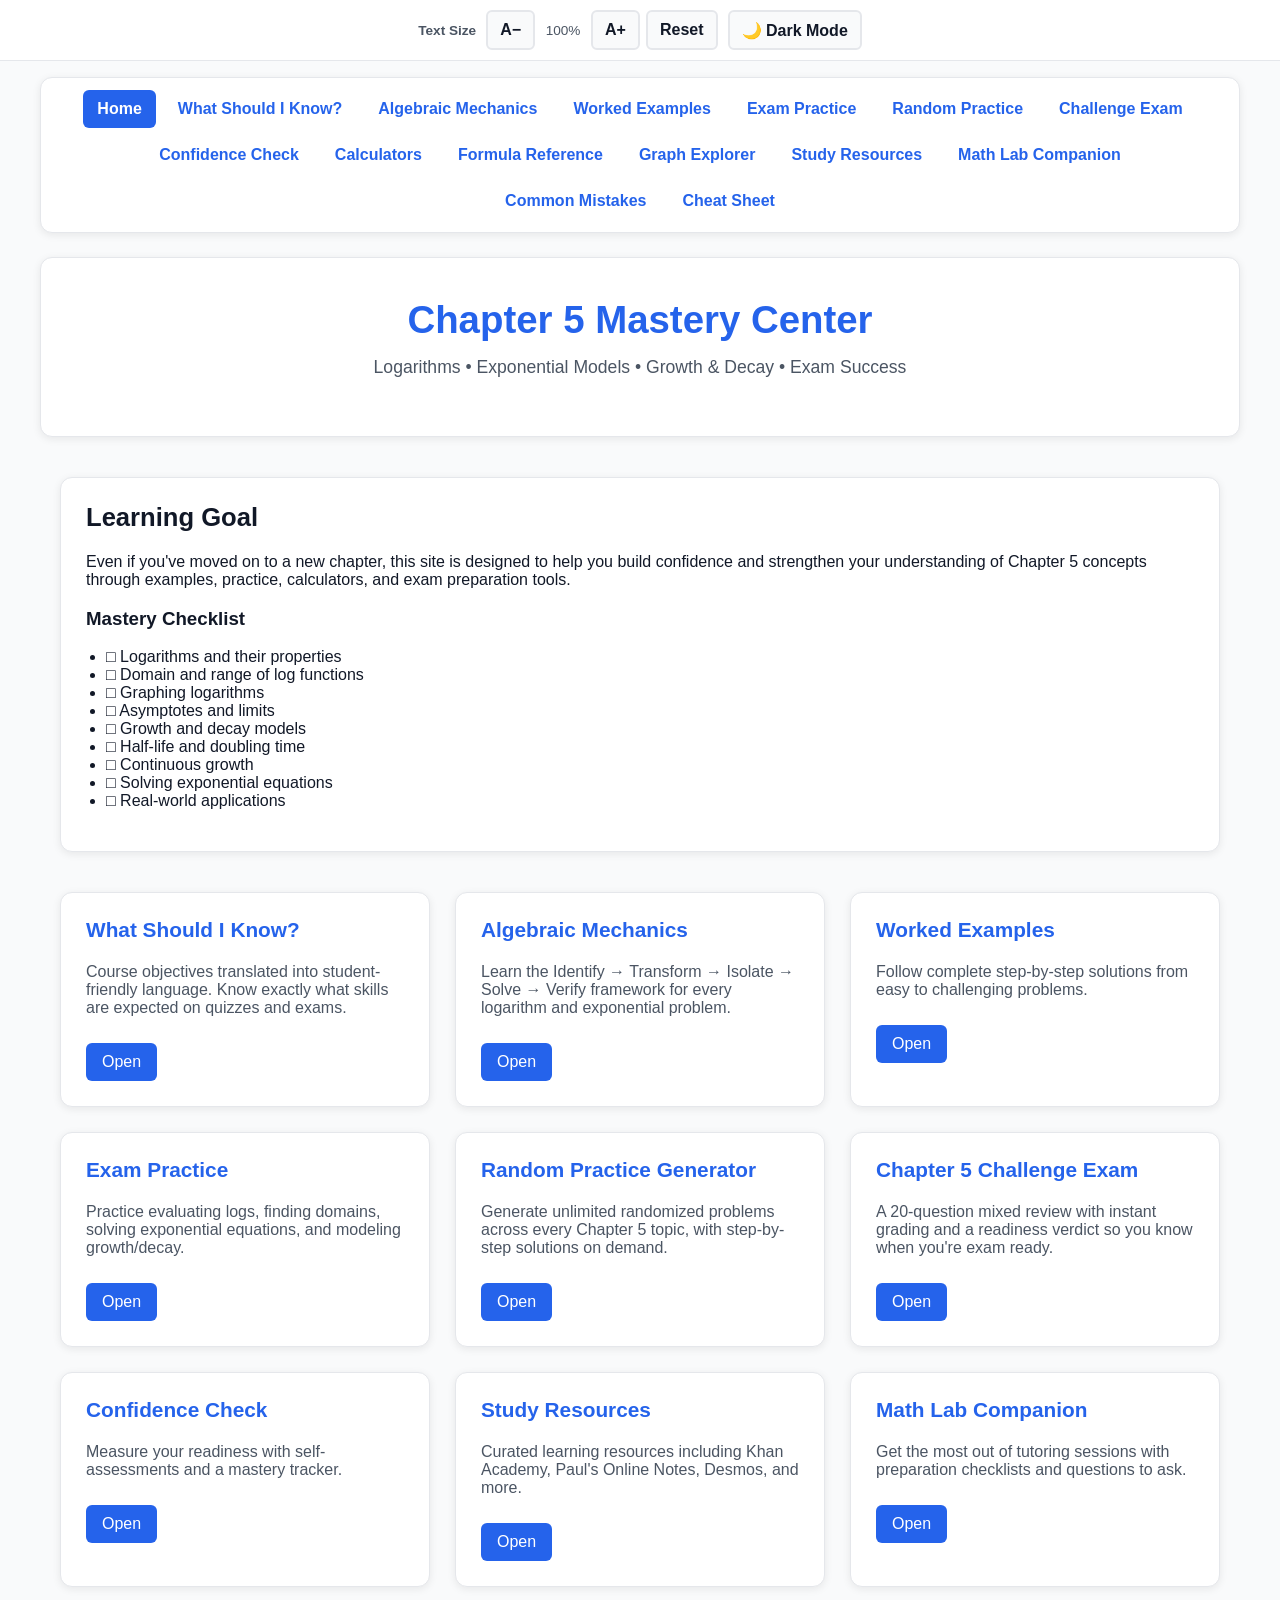
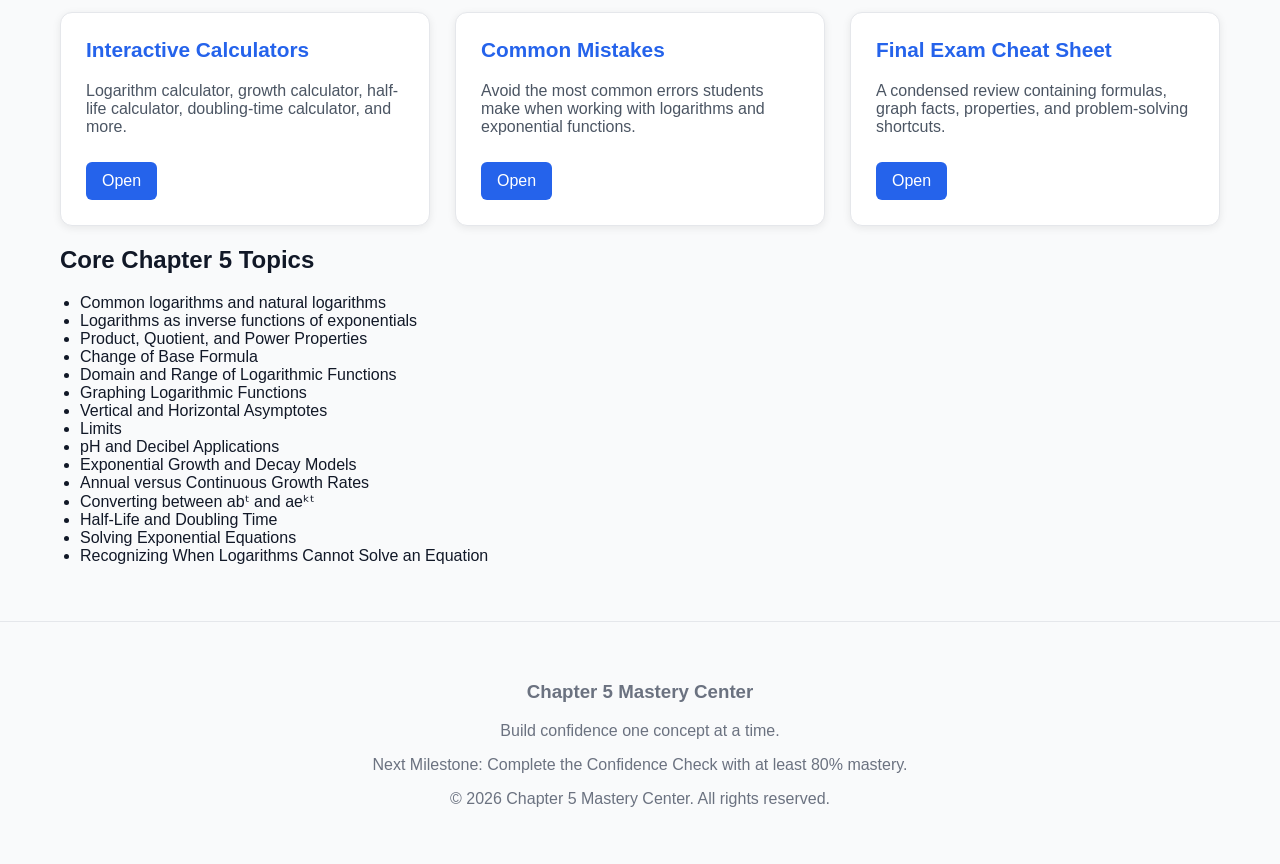
<file: index.html>
<!DOCTYPE html>
<html lang="en">
<head>
<meta charset="UTF-8">
<meta name="viewport" content="width=device-width, initial-scale=1.0">

<title>Chapter 5 Mastery Center</title>

<meta name="description"
content="Master logarithms, exponential models, growth and decay, half-life, doubling time, graphing, and exam preparation.">

<style>

:root{
    --primary:#2563eb;
    --secondary:#1d4ed8;
    --success:#059669;
    --light:#f8fafc;
    --border:#e5e7eb;
    --bg-body:#f9fafb;
    --bg-card:#ffffff;
    --text-main:#111827;
    --text-muted:#4b5563;
    --footer-text:#6b7280;
    --shadow:rgba(0,0,0,.08);
    --font-scale:1;
}

/* Dark Mode */
[data-theme="dark"]{
    --primary:#58a6ff;
    --secondary:#79b8ff;
    --success:#3fb950;
    --light:#161b22;
    --border:#30363d;
    --bg-body:#0d1117;
    --bg-card:#161b22;
    --text-main:#f0f6fc;
    --text-muted:#8b949e;
    --footer-text:#8b949e;
    --shadow:rgba(0,0,0,.4);
}

*{
    box-sizing:border-box;
}

body{
    margin:0;
    font-family:Segoe UI, Arial, sans-serif;
    background:var(--bg-body);
    color:var(--text-main);
    transition:background .3s, color .3s;
}

/* ===== Accessibility: Skip Link ===== */
.skip-link{
    position:absolute;
    top:-60px;
    left:0;
    background:var(--primary);
    color:#fff;
    padding:10px 16px;
    z-index:1000;
    text-decoration:none;
    border-radius:0 0 8px 0;
    transition:top .2s;
}
.skip-link:focus{
    top:0;
}

/* Screen-reader only utility */
.sr-only{
    position:absolute;
    width:1px;
    height:1px;
    padding:0;
    margin:-1px;
    overflow:hidden;
    clip:rect(0,0,0,0);
    white-space:nowrap;
    border:0;
}

/* ===== Accessibility Toolbar ===== */
.a11y-bar{
    display:flex;
    flex-wrap:wrap;
    align-items:center;
    justify-content:center;
    gap:10px;
    background:var(--bg-card);
    border-bottom:1px solid var(--border);
    padding:10px 16px;
    position:sticky;
    top:0;
    z-index:900;
}

.a11y-group{
    display:flex;
    align-items:center;
    gap:6px;
}

.a11y-label{
    font-size:.85rem;
    font-weight:600;
    color:var(--text-muted);
    margin-right:4px;
}

.a11y-btn{
    min-width:40px;
    min-height:40px;
    padding:8px 12px;
    font-size:1rem;
    font-weight:600;
    border:2px solid var(--border);
    border-radius:6px;
    background:var(--bg-body);
    color:var(--text-main);
    cursor:pointer;
    transition:background .2s, border-color .2s;
}

.a11y-btn:hover{
    border-color:var(--primary);
}

.a11y-btn:focus-visible{
    outline:3px solid var(--primary);
    outline-offset:2px;
}

.a11y-btn[aria-pressed="true"]{
    background:var(--primary);
    color:#fff;
    border-color:var(--primary);
}

.a11y-btn:disabled{
    opacity:.45;
    cursor:not-allowed;
}

#font-level-display{
    font-size:.85rem;
    color:var(--text-muted);
    min-width:44px;
    text-align:center;
}

/* ===== Hero (card-styled to match tiles) ===== */
.hero{
    max-width:1200px;
    margin:24px auto 0;
    padding:40px 25px;
    background:var(--bg-card);
    border:1px solid var(--border);
    border-radius:12px;
    box-shadow:0 2px 8px var(--shadow);
    text-align:center;
}

.hero h1{
    margin:0;
    font-size:calc(2.4rem * var(--font-scale));
    color:var(--primary);
}

.hero p{
    font-size:calc(1.1rem * var(--font-scale));
    color:var(--text-muted);
    margin-top:15px;
}

/* ===== Navigation (card-styled to match tiles) ===== */
.site-nav{
    max-width:1200px;
    margin:16px auto 0;
    padding:12px 20px;
    background:var(--bg-card);
    border:1px solid var(--border);
    border-radius:12px;
    box-shadow:0 2px 8px var(--shadow);
}

.site-nav ul{
    list-style:none;
    margin:0 auto;
    padding:0;
    display:flex;
    flex-wrap:wrap;
    gap:8px;
    justify-content:center;
}

.site-nav a{
    display:inline-block;
    padding:10px 14px;
    text-decoration:none;
    color:var(--primary);
    font-weight:600;
    border-radius:6px;
    font-size:calc(1rem * var(--font-scale));
}

.site-nav a:hover,
.site-nav a:focus-visible{
    background:var(--primary);
    color:#fff;
    outline:none;
}

.site-nav a[aria-current="page"]{
    background:var(--primary);
    color:#fff;
}

/* ===== Layout ===== */
.container{
    max-width:1200px;
    margin:auto;
    padding:40px 20px;
}

.progress-box{
    background:var(--bg-card);
    padding:25px;
    border-radius:12px;
    margin-bottom:40px;
    box-shadow:0 2px 8px var(--shadow);
    border:1px solid var(--border);
}

.progress-box h2{
    margin-top:0;
    font-size:calc(1.6rem * var(--font-scale));
}

.progress-box p,
.progress-box li{
    font-size:calc(1rem * var(--font-scale));
}

.grid{
    display:grid;
    grid-template-columns:repeat(auto-fit,minmax(280px,1fr));
    gap:25px;
}

.card{
    background:var(--bg-card);
    border-radius:12px;
    padding:25px;
    box-shadow:0 2px 8px var(--shadow);
    transition:transform .25s, box-shadow .25s;
    border:1px solid var(--border);
}

.card:hover{
    transform:translateY(-4px);
    box-shadow:0 6px 16px var(--shadow);
}

.card h3{
    color:var(--primary);
    margin-top:0;
    font-size:calc(1.3rem * var(--font-scale));
}

.card p{
    color:var(--text-muted);
    font-size:calc(1rem * var(--font-scale));
}

.card a{
    display:inline-block;
    margin-top:10px;
    text-decoration:none;
    color:white;
    background:var(--primary);
    padding:10px 16px;
    border-radius:6px;
    font-size:calc(1rem * var(--font-scale));
}

.card a:hover,
.card a:focus-visible{
    background:var(--secondary);
}

.card a:focus-visible{
    outline:3px solid var(--primary);
    outline-offset:3px;
}

footer{
    text-align:center;
    padding:40px;
    color:var(--footer-text);
    border-top:1px solid var(--border);
}

ul{
    padding-left:20px;
}

/* Respect users who prefer reduced motion */
@media (prefers-reduced-motion: reduce){
    *{
        transition:none !important;
        animation:none !important;
    }
    .card:hover{
        transform:none;
    }
}

/* Print styles */
@media print{
    .a11y-bar, .site-nav{ display:none; }
    body{ background:#fff; color:#000; }
    .card{ box-shadow:none; border:1px solid #ccc; }
}

</style>
</head>

<body>

<a href="#main-content" class="skip-link">Skip to main content</a>

<!-- ===== Accessibility Toolbar ===== -->
<div class="a11y-bar" role="toolbar" aria-label="Display and accessibility settings">

    <div class="a11y-group" role="group" aria-label="Text size controls">
        <span class="a11y-label" id="font-label">Text Size</span>

        <button type="button"
                class="a11y-btn"
                id="font-decrease"
                aria-label="Decrease text size">A−</button>

        <span id="font-level-display"
              aria-live="polite"
              aria-describedby="font-label">100%</span>

        <button type="button"
                class="a11y-btn"
                id="font-increase"
                aria-label="Increase text size">A+</button>

        <button type="button"
                class="a11y-btn"
                id="font-reset"
                aria-label="Reset text size to 100 percent">Reset</button>
    </div>

    <div class="a11y-group">
        <button type="button"
                class="a11y-btn"
                id="theme-toggle"
                aria-pressed="false"
                aria-label="Toggle dark mode">🌙 Dark Mode</button>
    </div>

</div>

<!-- ==== Top === -->
<div id="site-nav" class="site-nav" aria-label="Primary"></div>
<script src="nav.js"></script>

<header class="hero">

<h1>Chapter 5 Mastery Center</h1>

<p>
Logarithms • Exponential Models • Growth &amp; Decay • Exam Success
</p>

</header>

<main class="container" id="main-content">

<section class="progress-box" aria-labelledby="goal-heading">

<h2 id="goal-heading">Learning Goal</h2>

<p>
Even if you've moved on to a new chapter, this site is designed to help you build confidence and strengthen your understanding of Chapter 5 concepts through examples, practice, calculators, and exam preparation tools.
</p>

<h3>Mastery Checklist</h3>

<ul>
<li>□ Logarithms and their properties</li>
<li>□ Domain and range of log functions</li>
<li>□ Graphing logarithms</li>
<li>□ Asymptotes and limits</li>
<li>□ Growth and decay models</li>
<li>□ Half-life and doubling time</li>
<li>□ Continuous growth</li>
<li>□ Solving exponential equations</li>
<li>□ Real-world applications</li>
</ul>

</section>

<section class="grid" aria-label="Study sections">

<div class="card">
<h3>What Should I Know?</h3>
<p>
Course objectives translated into student-friendly language.
Know exactly what skills are expected on quizzes and exams.
</p>
<a href="what-should-i-know.html">Open<span class="sr-only"> What Should I Know?</span></a>
</div>

<div class="card">
<h3>Algebraic Mechanics</h3>
<p>
Learn the Identify → Transform → Isolate → Solve → Verify framework for every logarithm and exponential problem.
</p>
<a href="algebraic-mechanics.html">Open<span class="sr-only"> Algebraic Mechanics</span></a>
</div>

<div class="card">
<h3>Worked Examples</h3>
<p>
Follow complete step-by-step solutions from easy to challenging problems.
</p>
<a href="worked-examples.html">Open<span class="sr-only"> Worked Examples</span></a>
</div>

<div class="card">
<h3>Exam Practice</h3>
<p>
Practice evaluating logs, finding domains, solving exponential equations, and modeling growth/decay.
</p>
<a href="exam-practice.html">Open<span class="sr-only"> Exam Practice</span></a>
</div>

<div class="card">
<h3>Random Practice Generator</h3>
<p>
Generate unlimited randomized problems across every Chapter 5 topic, with step-by-step solutions on demand.
</p>
<a href="random-practice-generator.html">Open<span class="sr-only"> Random Practice Generator</span></a>
</div>

<div class="card">
<h3>Chapter 5 Challenge Exam</h3>
<p>
A 20-question mixed review with instant grading and a readiness verdict so you know when you're exam ready.
</p>
<a href="challenge-exam.html">Open<span class="sr-only"> Chapter 5 Challenge Exam</span></a>
</div>

<div class="card">
<h3>Confidence Check</h3>
<p>
Measure your readiness with self-assessments and a mastery tracker.
</p>
<a href="confidence-check.html">Open<span class="sr-only"> Confidence Check</span></a>
</div>

<div class="card">
<h3>Study Resources</h3>
<p>
Curated learning resources including Khan Academy, Paul's Online Notes, Desmos, and more.
</p>
<a href="study-resources.html">Open<span class="sr-only"> Study Resources</span></a>
</div>

<div class="card">
<h3>Math Lab Companion</h3>
<p>
Get the most out of tutoring sessions with preparation checklists and questions to ask.
</p>
<a href="math-lab-companion.html">Open<span class="sr-only"> Math Lab Companion</span></a>
</div>

<div class="card">
<h3>Interactive Calculators</h3>
<p>
Logarithm calculator, growth calculator, half-life calculator, doubling-time calculator, and more.
</p>
<a href="calculators.html">Open<span class="sr-only"> Interactive Calculators</span></a>
</div>

<div class="card">
<h3>Common Mistakes</h3>
<p>
Avoid the most common errors students make when working with logarithms and exponential functions.
</p>
<a href="common-mistakes.html">Open<span class="sr-only"> Common Mistakes</span></a>
</div>

<div class="card">
<h3>Final Exam Cheat Sheet</h3>
<p>
A condensed review containing formulas, graph facts, properties, and problem-solving shortcuts.
</p>
<a href="final-exam-cheat-sheet.html">Open<span class="sr-only"> Final Exam Cheat Sheet</span></a>
</div>

</section>

<h2 id="topics-heading">Core Chapter 5 Topics</h2>

<ul>
<li>Common logarithms and natural logarithms</li>
<li>Logarithms as inverse functions of exponentials</li>
<li>Product, Quotient, and Power Properties</li>
<li>Change of Base Formula</li>
<li>Domain and Range of Logarithmic Functions</li>
<li>Graphing Logarithmic Functions</li>
<li>Vertical and Horizontal Asymptotes</li>
<li>Limits</li>
<li>pH and Decibel Applications</li>
<li>Exponential Growth and Decay Models</li>
<li>Annual versus Continuous Growth Rates</li>
<li>Converting between abᵗ and aeᵏᵗ</li>
<li>Half-Life and Doubling Time</li>
<li>Solving Exponential Equations</li>
<li>Recognizing When Logarithms Cannot Solve an Equation</li>
</ul>

</section>

</main>

<script>
(function () {
    'use strict';
    // ---------- Copyright Year ----------
    var yearEl = document.getElementById('copyright-year');
    if (yearEl) {
    yearEl.textContent = new Date().getFullYear();
    }
    
    // ---------- Text Size Controls ----------
    var LEVELS = [0.75, 0.9, 1, 1.1, 1.25, 1.5, 1.75, 2];   // matches Algebraic Mechanics
    var MIN_INDEX = 0;
    var MAX_INDEX = LEVELS.length - 1;
    var DEFAULT_INDEX = 2;                       // 100%

    var STORE_KEY_SIZE  = 'ch5-font-scale-index';
    var STORE_KEY_THEME = 'ch5-theme';

    var btnIncrease = document.getElementById('font-increase');
    var btnDecrease = document.getElementById('font-decrease');
    var btnReset    = document.getElementById('font-reset');
    var display     = document.getElementById('font-level-display');
    var root        = document.documentElement;

    function clamp(n, lo, hi) {
        return Math.min(hi, Math.max(lo, n));
    }

    function getStoredIndex() {
        try {
            var raw = window.localStorage.getItem(STORE_KEY_SIZE);
            if (raw === null) { return DEFAULT_INDEX; }
            var n = parseInt(raw, 10);
            return isNaN(n) ? DEFAULT_INDEX : clamp(n, MIN_INDEX, MAX_INDEX);
        } catch (e) {
            return DEFAULT_INDEX;
        }
    }

    function applyScale(index, announce) {
        index = clamp(index, MIN_INDEX, MAX_INDEX);
        var scale = LEVELS[index];

        // CSS custom property drives all calc()-based font sizes
        root.style.setProperty('--font-scale', String(scale));
        // Also set body font-size so unstyled text scales too
        document.body.style.fontSize = (scale * 100) + '%';

        display.textContent = Math.round(scale * 100) + '%';

        // Disable buttons at the ends so users get feedback
        btnDecrease.disabled = (index === MIN_INDEX);
        btnIncrease.disabled = (index === MAX_INDEX);
        btnDecrease.setAttribute('aria-disabled', String(index === MIN_INDEX));
        btnIncrease.setAttribute('aria-disabled', String(index === MAX_INDEX));

        try {
            window.localStorage.setItem(STORE_KEY_SIZE, String(index));
        } catch (e) { /* storage unavailable — degrade silently */ }

        if (announce) {
            display.textContent = Math.round(scale * 100) + '% text size';
        }
    }

    var currentIndex = getStoredIndex();
    applyScale(currentIndex, false);

    btnIncrease.addEventListener('click', function () {
        currentIndex = clamp(currentIndex + 1, MIN_INDEX, MAX_INDEX);
        applyScale(currentIndex, true);
    });

    btnDecrease.addEventListener('click', function () {
        currentIndex = clamp(currentIndex - 1, MIN_INDEX, MAX_INDEX);
        applyScale(currentIndex, true);
    });

    btnReset.addEventListener('click', function () {
        currentIndex = DEFAULT_INDEX;
        applyScale(currentIndex, true);
    });

    // Keyboard shortcuts: Ctrl/Cmd + "+" / "-" / "0"
    document.addEventListener('keydown', function (evt) {
        if (!(evt.ctrlKey || evt.metaKey)) { return; }

        if (evt.key === '+' || evt.key === '=') {
            evt.preventDefault();
            currentIndex = clamp(currentIndex + 1, MIN_INDEX, MAX_INDEX);
            applyScale(currentIndex, true);
        } else if (evt.key === '-' || evt.key === '_') {
            evt.preventDefault();
            currentIndex = clamp(currentIndex - 1, MIN_INDEX, MAX_INDEX);
            applyScale(currentIndex, true);
        } else if (evt.key === '0') {
            evt.preventDefault();
            currentIndex = DEFAULT_INDEX;
            applyScale(currentIndex, true);
        }
    });

    // ---------- Dark Mode Toggle ----------
    var themeToggle = document.getElementById('theme-toggle');

    function getPreferredTheme() {
        try {
            var stored = window.localStorage.getItem(STORE_KEY_THEME);
            if (stored === 'dark' || stored === 'light') { return stored; }
        } catch (e) { /* ignore */ }

        // Fall back to OS preference
        if (window.matchMedia &&
            window.matchMedia('(prefers-color-scheme: dark)').matches) {
            return 'dark';
        }
        return 'light';
    }

    function applyTheme(theme, persist) {
        if (theme === 'dark') {
            root.setAttribute('data-theme', 'dark');
            themeToggle.setAttribute('aria-pressed', 'true');
            themeToggle.textContent = '☀️ Light Mode';
            themeToggle.setAttribute('aria-label', 'Switch to light mode');
        } else {
            root.removeAttribute('data-theme');
            themeToggle.setAttribute('aria-pressed', 'false');
            themeToggle.textContent = '🌙 Dark Mode';
            themeToggle.setAttribute('aria-label', 'Switch to dark mode');
        }

        if (persist) {
            try {
                window.localStorage.setItem(STORE_KEY_THEME, theme);
            } catch (e) { /* ignore */ }
        }
    }

    var currentTheme = getPreferredTheme();
    applyTheme(currentTheme, false);

    themeToggle.addEventListener('click', function () {
        currentTheme = (currentTheme === 'dark') ? 'light' : 'dark';
        applyTheme(currentTheme, true);
    });

    // Follow OS changes only when the user hasn't chosen manually
    if (window.matchMedia) {
        var mq = window.matchMedia('(prefers-color-scheme: dark)');
        var onChange = function (e) {
            var stored = null;
            try { stored = window.localStorage.getItem(STORE_KEY_THEME); }
            catch (err) { stored = null; }

            if (stored !== 'dark' && stored !== 'light') {
                currentTheme = e.matches ? 'dark' : 'light';
                applyTheme(currentTheme, false);
            }
        };
        if (mq.addEventListener) {
            mq.addEventListener('change', onChange);
        } else if (mq.addListener) {
            mq.addListener(onChange);   // older Safari
        }
    }

})();
</script>

<footer>

<h3>Chapter 5 Mastery Center</h3>

<p>
Build confidence one concept at a time.
</p>

<p>
Next Milestone: Complete the Confidence Check with at least 80% mastery.
</p>

<p class="copyright">
&copy; <span id="copyright-year">2026</span> Chapter 5 Mastery Center. All rights reserved.
</p>

</footer>

</body>
</html>
</file>
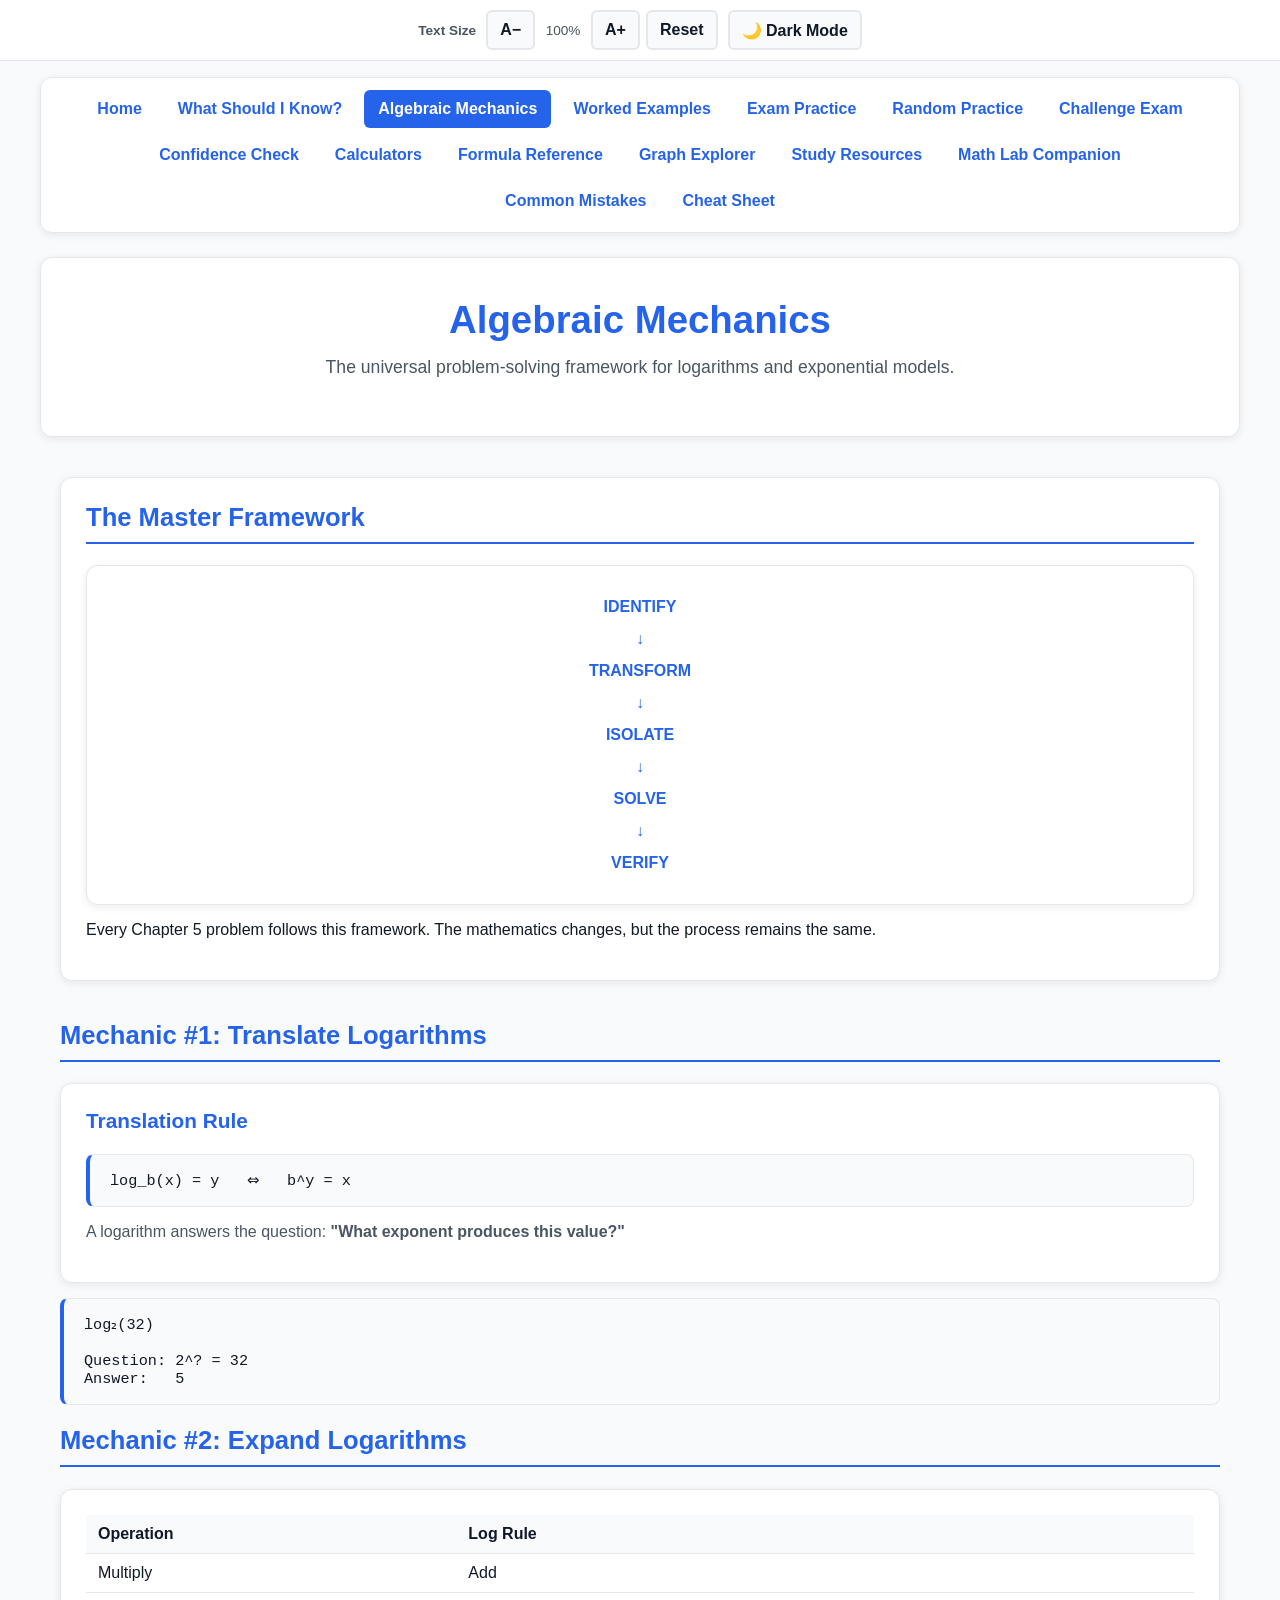
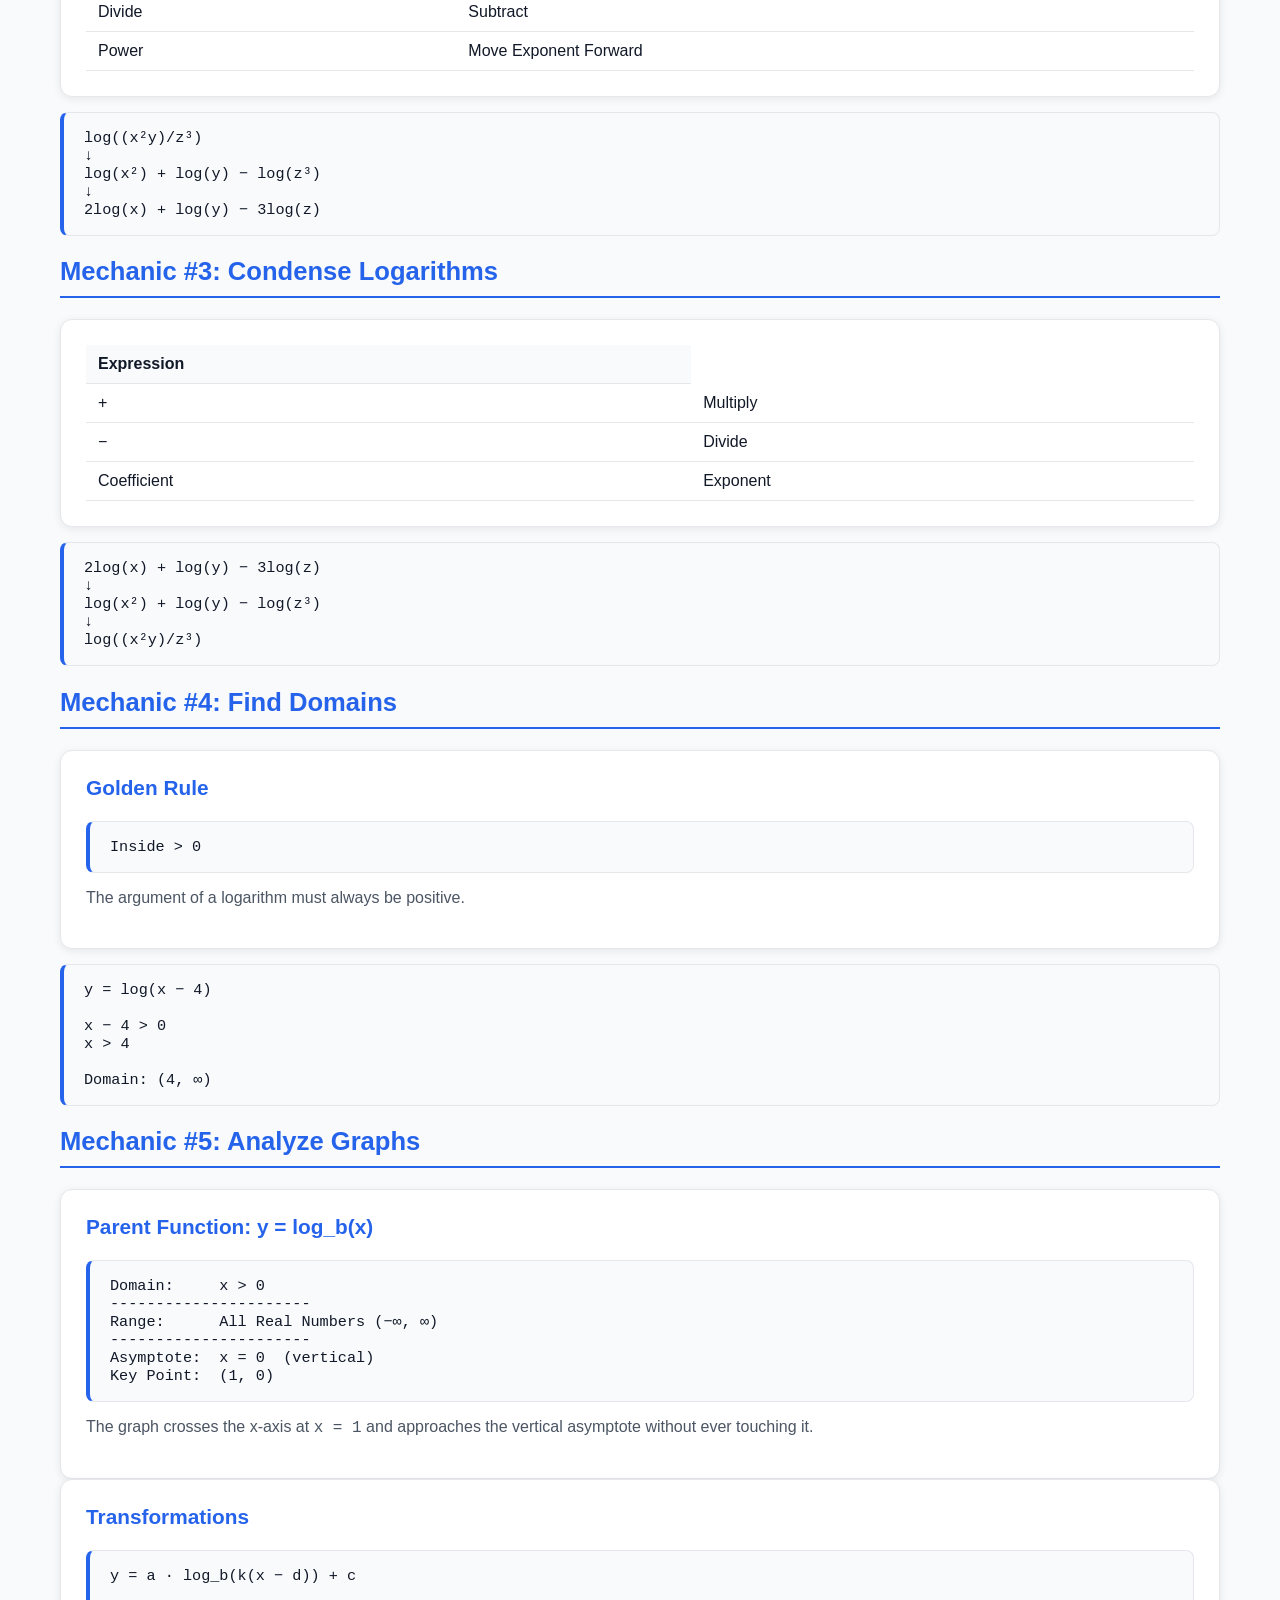
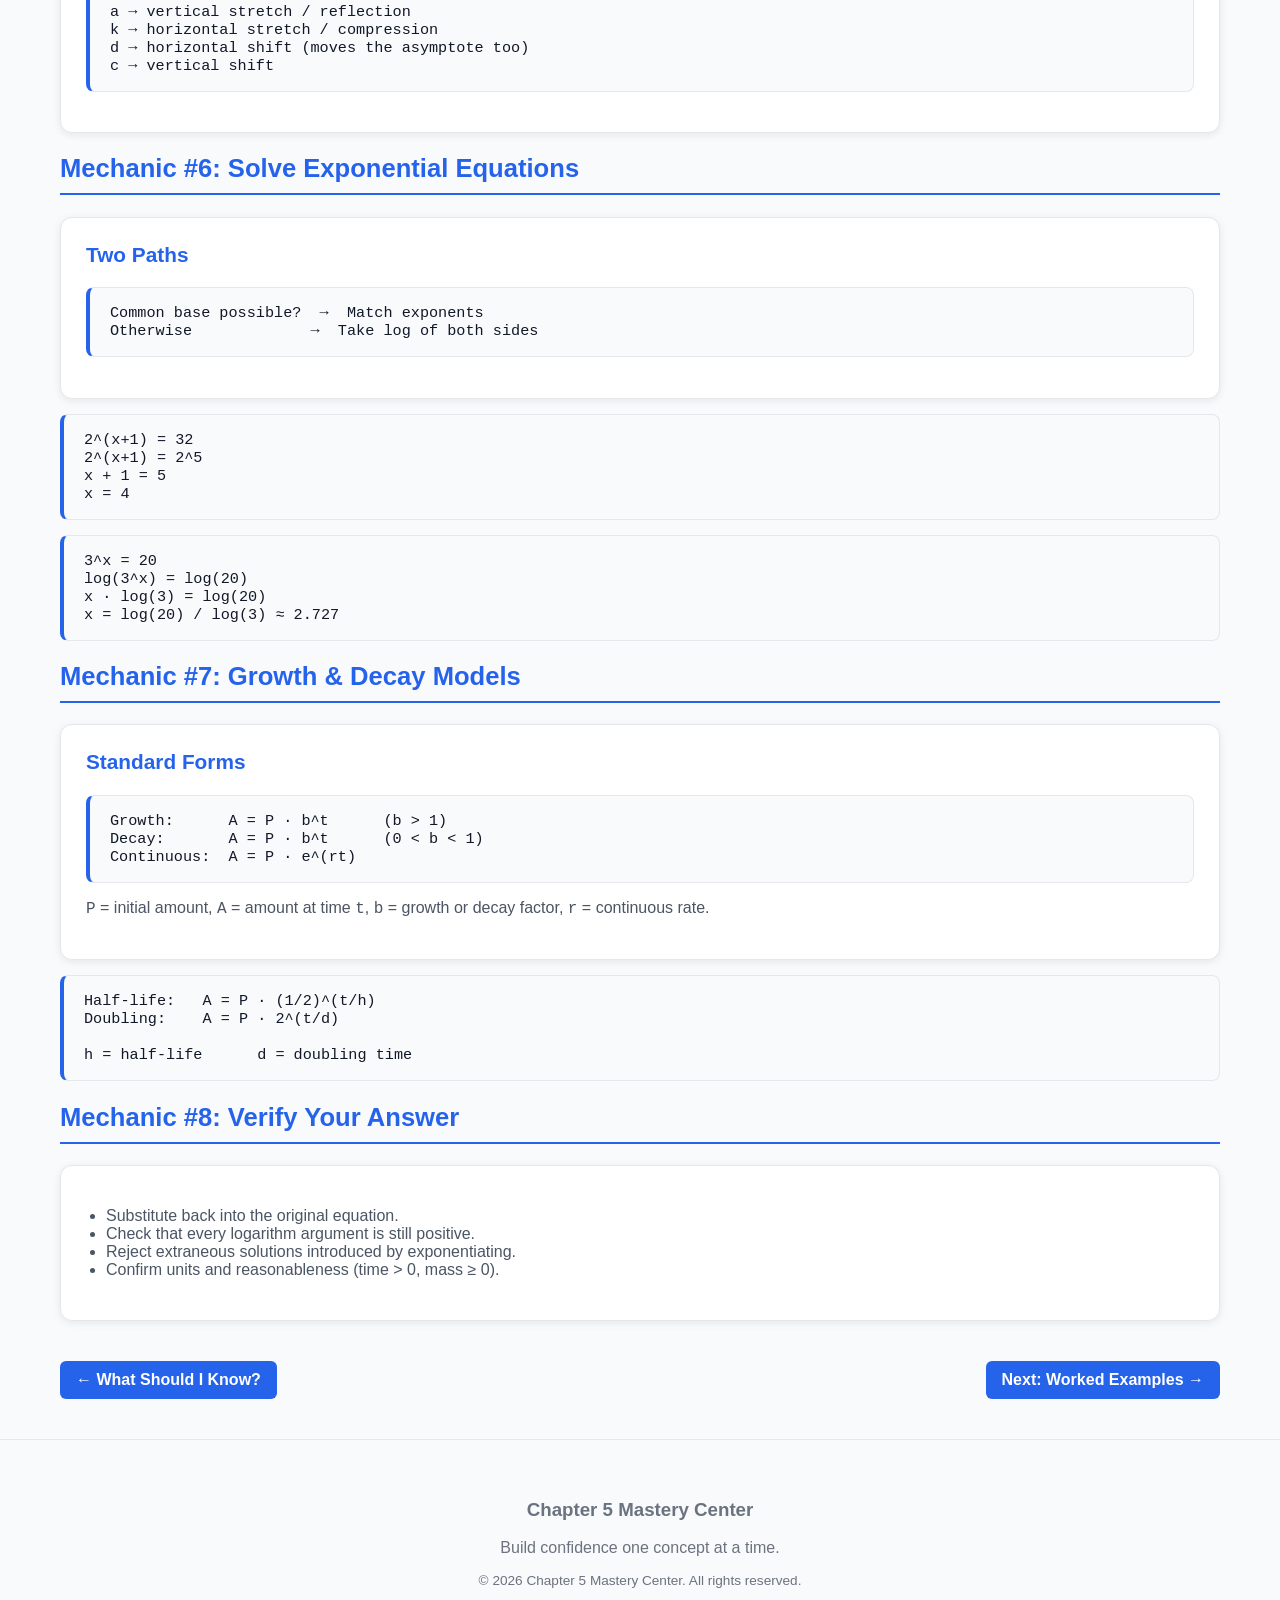
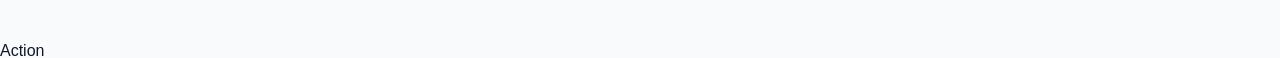
<file: algebraic-mechanics.html>
<!DOCTYPE html>
<html lang="en">

<head>
  <meta charset="UTF-8">
  <meta name="viewport" content="width=device-width, initial-scale=1.0">
  <meta name="description"
        content="Algebraic problem-solving framework for logarithms, exponential equations, growth models, half-life, and doubling time.">

  <title>Algebraic Mechanics | Logarithms &amp; Exponential Models Mastery Center</title>

  <style>

:root{
    --primary:#2563eb;
    --secondary:#1d4ed8;
    --success:#059669;
    --light:#f8fafc;
    --border:#e5e7eb;
    --bg-body:#f9fafb;
    --bg-card:#ffffff;
    --text-main:#111827;
    --text-muted:#4b5563;
    --footer-text:#6b7280;
    --shadow:rgba(0,0,0,.08);
    --font-scale:1;
}

/* Dark Mode */
[data-theme="dark"]{
    --primary:#58a6ff;
    --secondary:#79b8ff;
    --success:#3fb950;
    --light:#161b22;
    --border:#30363d;
    --bg-body:#0d1117;
    --bg-card:#161b22;
    --text-main:#f0f6fc;
    --text-muted:#8b949e;
    --footer-text:#8b949e;
    --shadow:rgba(0,0,0,.4);
}

*{
    box-sizing:border-box;
}

body{
    margin:0;
    font-family:Segoe UI, Arial, sans-serif;
    background:var(--bg-body);
    color:var(--text-main);
    transition:background .3s, color .3s;
}

/* ===== Accessibility: Skip Link ===== */
.skip-link{
    position:absolute;
    top:-60px;
    left:0;
    background:var(--primary);
    color:#fff;
    padding:10px 16px;
    z-index:1000;
    text-decoration:none;
    border-radius:0 0 8px 0;
    transition:top .2s;
}
.skip-link:focus{
    top:0;
}

/* Screen-reader only utility */
.sr-only{
    position:absolute;
    width:1px;
    height:1px;
    padding:0;
    margin:-1px;
    overflow:hidden;
    clip:rect(0,0,0,0);
    white-space:nowrap;
    border:0;
}

/* ===== Accessibility Toolbar (single row) ===== */
.a11y-bar{
    display:flex;
    flex-wrap:wrap;
    align-items:center;
    justify-content:center;
    gap:10px;
    background:var(--bg-card);
    border-bottom:1px solid var(--border);
    padding:10px 16px;
    position:sticky;
    top:0;
    z-index:900;
}

.a11y-group{
    display:flex;
    align-items:center;
    gap:6px;
}

.a11y-label{
    font-size:.85rem;
    font-weight:600;
    color:var(--text-muted);
    margin-right:4px;
}

.a11y-btn{
    min-width:40px;
    min-height:40px;
    padding:8px 12px;
    font-size:1rem;
    font-weight:600;
    border:2px solid var(--border);
    border-radius:6px;
    background:var(--bg-body);
    color:var(--text-main);
    cursor:pointer;
    transition:background .2s, border-color .2s;
}

.a11y-btn:hover{
    border-color:var(--primary);
}

.a11y-btn:focus-visible{
    outline:3px solid var(--primary);
    outline-offset:2px;
}

.a11y-btn[aria-pressed="true"]{
    background:var(--primary);
    color:#fff;
    border-color:var(--primary);
}

.a11y-btn:disabled{
    opacity:.45;
    cursor:not-allowed;
}

#font-level-display{
    font-size:.85rem;
    color:var(--text-muted);
    min-width:44px;
    text-align:center;
}

/* ===== Hero (card-styled to match tiles) ===== */
.hero{
    max-width:1200px;
    margin:24px auto 0;
    padding:40px 25px;
    background:var(--bg-card);
    border:1px solid var(--border);
    border-radius:12px;
    box-shadow:0 2px 8px var(--shadow);
    text-align:center;
}

.hero h1{
    margin:0;
    font-size:calc(2.4rem * var(--font-scale));
    color:var(--primary);
}

.hero p{
    font-size:calc(1.1rem * var(--font-scale));
    color:var(--text-muted);
    margin-top:15px;
}

/* ===== Navigation (card-styled to match tiles) ===== */
.site-nav{
    max-width:1200px;
    margin:16px auto 0;
    padding:12px 20px;
    background:var(--bg-card);
    border:1px solid var(--border);
    border-radius:12px;
    box-shadow:0 2px 8px var(--shadow);
}

.site-nav ul{
    list-style:none;
    margin:0 auto;
    padding:0;
    display:flex;
    flex-wrap:wrap;
    gap:8px;
    justify-content:center;
}

.site-nav a{
    display:inline-block;
    padding:10px 14px;
    text-decoration:none;
    color:var(--primary);
    font-weight:600;
    border-radius:6px;
    font-size:calc(1rem * var(--font-scale));
}

.site-nav a:hover,
.site-nav a:focus-visible{
    background:var(--primary);
    color:#fff;
    outline:none;
}

.site-nav a[aria-current="page"]{
    background:var(--primary);
    color:#fff;
}

/* ===== Layout ===== */
.container{
    max-width:1200px;
    margin:auto;
    padding:40px 20px;
}

.progress-box{
    background:var(--bg-card);
    padding:25px;
    border-radius:12px;
    margin-bottom:40px;
    box-shadow:0 2px 8px var(--shadow);
    border:1px solid var(--border);
}

.progress-box h2{
    margin-top:0;
    font-size:calc(1.6rem * var(--font-scale));
}

.progress-box p,
.progress-box li{
    font-size:calc(1rem * var(--font-scale));
}

.grid{
    display:grid;
    grid-template-columns:repeat(auto-fit,minmax(280px,1fr));
    gap:25px;
}

.card{
    background:var(--bg-card);
    border-radius:12px;
    padding:25px;
    box-shadow:0 2px 8px var(--shadow);
    transition:transform .25s, box-shadow .25s;
    border:1px solid var(--border);
}

.card:hover{
    transform:translateY(-4px);
    box-shadow:0 6px 16px var(--shadow);
}

.card h3{
    color:var(--primary);
    margin-top:0;
    font-size:calc(1.3rem * var(--font-scale));
}

.card p,
.card li{
    color:var(--text-muted);
    font-size:calc(1rem * var(--font-scale));
}

.card a{
    display:inline-block;
    margin-top:10px;
    text-decoration:none;
    color:white;
    background:var(--primary);
    padding:10px 16px;
    border-radius:6px;
    font-size:calc(1rem * var(--font-scale));
}

.card a:hover,
.card a:focus-visible{
    background:var(--secondary);
}

.card a:focus-visible{
    outline:3px solid var(--primary);
    outline-offset:3px;
}

h2{
    color:var(--primary);
    font-size:calc(1.6rem * var(--font-scale));
    border-bottom:2px solid var(--primary);
    padding-bottom:10px;
}

.flow{
    text-align:center;
    font-weight:700;
    line-height:2;
    color:var(--primary);
}

pre{
    background:var(--light);
    border:1px solid var(--border);
    border-left:4px solid var(--primary);
    border-radius:8px;
    padding:16px 20px;
    overflow-x:auto;
    font-family:Consolas, Monaco, monospace;
    font-size:calc(.95rem * var(--font-scale));
    white-space:pre-wrap;
}

code{
    font-family:Consolas, Monaco, monospace;
}

table{
    width:100%;
    border-collapse:collapse;
    font-size:calc(1rem * var(--font-scale));
}

th, td{
    text-align:left;
    padding:10px 12px;
    border-bottom:1px solid var(--border);
}

th{
    background:var(--light);
}

/* ===== Page navigation (prev / next) ===== */
.page-nav{
    display:flex;
    flex-wrap:wrap;
    justify-content:space-between;
    gap:12px;
    margin-top:40px;
}

.back{
    display:inline-block;
    padding:10px 16px;
    background:var(--primary);
    color:#fff;
    text-decoration:none;
    border-radius:6px;
    font-weight:600;
    font-size:calc(1rem * var(--font-scale));
}

.back:hover,
.back:focus-visible{
    background:var(--secondary);
}

.back:focus-visible{
    outline:3px solid var(--primary);
    outline-offset:3px;
}

footer{
    text-align:center;
    padding:40px;
    color:var(--footer-text);
    border-top:1px solid var(--border);
}

.copyright{
    font-size:.85rem;
    color:var(--footer-text);
    margin-top:15px;
}

ul{
    padding-left:20px;
}

/* Respect users who prefer reduced motion */
@media (prefers-reduced-motion: reduce){
    *{
        transition:none !important;
        animation:none !important;
    }
    .card:hover{
        transform:none;
    }
}

/* Print styles */
@media print{
    .a11y-bar, .site-nav, .page-nav{ display:none; }
    body{ background:#fff; color:#000; }
    .card{ box-shadow:none; border:1px solid #ccc; }
}

  </style>
</head>

<body>

<a href="#main-content" class="skip-link">Skip to main content</a>

  <!-- ===== Accessibility Toolbar ===== -->
  <div class="a11y-bar" role="toolbar" aria-label="Display and accessibility settings">

    <div class="a11y-group" role="group" aria-label="Text size controls">
      <span class="a11y-label" id="font-label">Text Size</span>

      <button type="button" class="a11y-btn" id="font-decrease"
              aria-label="Decrease text size">A−</button>

      <span id="font-level-display" aria-live="polite"
            aria-describedby="font-label">100%</span>

      <button type="button" class="a11y-btn" id="font-increase"
              aria-label="Increase text size">A+</button>

      <button type="button" class="a11y-btn" id="font-reset"
              aria-label="Reset text size to 100 percent">Reset</button>
    </div>

    <div class="a11y-group">
      <button type="button" class="a11y-btn" id="theme-toggle"
              aria-pressed="false" aria-label="Toggle dark mode">🌙 Dark Mode</button>
    </div>

  </div>

<!-- Top Ribbon -->
<div id="site-nav" class="site-nav" aria-label="Primary"></div>
<script src="nav.js"></script>

  <!-- ===== Hero Banner ===== -->
  <header class="hero">
    <h1>Algebraic Mechanics</h1>
    <p>The universal problem-solving framework for logarithms and exponential models.</p>
  </header>

  <main class="container" id="main-content">

    <!-- Master Framework -->
    <section class="progress-box" aria-labelledby="framework-heading">
      <h2 id="framework-heading">The Master Framework</h2>

      <div class="card">
        <div class="flow">
          IDENTIFY<br>
          ↓<br>
          TRANSFORM<br>
          ↓<br>
          ISOLATE<br>
          ↓<br>
          SOLVE<br>
          ↓<br>
          VERIFY
        </div>
      </div>

      <p>
        Every Chapter 5 problem follows this framework. The mathematics changes,
        but the process remains the same.
      </p>
    </section>

    <!-- Mechanic #1 -->
    <section>
      <h2>Mechanic #1: Translate Logarithms</h2>

      <div class="card">
        <h3>Translation Rule</h3>
<pre>log_b(x) = y   ⇔   b^y = x</pre>
        <p>
          A logarithm answers the question:
          <strong>"What exponent produces this value?"</strong>
        </p>
      </div>

<pre>log₂(32)

Question: 2^? = 32
Answer:   5</pre>
    </section>

    <!-- Mechanic #2 -->
    <section>
      <h2>Mechanic #2: Expand Logarithms</h2>

      <div class="card">
        <table>
          <thead>
            <tr>
              <th scope="col">Operation</th>
              <th scope="col">Log Rule</th>
            </tr>
          </thead>
          <tbody>
            <tr><td>Multiply</td><td>Add</td></tr>
            <tr><td>Divide</td><td>Subtract</td></tr>
            <tr><td>Power</td><td>Move Exponent Forward</td></tr>
          </tbody>
        </table>
      </div>

<pre>log((x²y)/z³)
↓
log(x²) + log(y) − log(z³)
↓
2log(x) + log(y) − 3log(z)</pre>
    </section>

    <!-- Mechanic #3 -->
    <section>
      <h2>Mechanic #3: Condense Logarithms</h2>

      <div class="card">
        <table>
          <thead>
            <tr>
              <th scope="col">Expression</th>
                          </tr>
          </thead>
          <tbody>
            <tr><td>+</td><td>Multiply</td></tr>
            <tr><td>−</td><td>Divide</td></tr>
            <tr><td>Coefficient</td><td>Exponent</td></tr>
          </tbody>
        </table>
      </div>

<pre>2log(x) + log(y) − 3log(z)
↓
log(x²) + log(y) − log(z³)
↓
log((x²y)/z³)</pre>
    </section>

    <!-- Mechanic #4 -->
    <section>
      <h2>Mechanic #4: Find Domains</h2>

      <div class="card">
        <h3>Golden Rule</h3>
<pre>Inside &gt; 0</pre>
        <p>The argument of a logarithm must always be positive.</p>
      </div>

<pre>y = log(x − 4)

x − 4 &gt; 0
x &gt; 4

Domain: (4, ∞)</pre>
    </section>

    <!-- Mechanic #5 -->
    <section>
      <h2>Mechanic #5: Analyze Graphs</h2>

      <div class="card">
        <h3>Parent Function: y = log_b(x)</h3>
<pre>Domain:     x &gt; 0
----------------------
Range:      All Real Numbers (−∞, ∞)
----------------------
Asymptote:  x = 0  (vertical)
Key Point:  (1, 0)</pre>
        <p>
          The graph crosses the x-axis at <code>x = 1</code> and approaches the
          vertical asymptote without ever touching it.
        </p>
      </div>

      <div class="card">
        <h3>Transformations</h3>
<pre>y = a · log_b(k(x − d)) + c

a → vertical stretch / reflection
k → horizontal stretch / compression
d → horizontal shift (moves the asymptote too)
c → vertical shift</pre>
      </div>
    </section>

    <!-- Mechanic #6 -->
    <section>
      <h2>Mechanic #6: Solve Exponential Equations</h2>

      <div class="card">
        <h3>Two Paths</h3>
<pre>Common base possible?  →  Match exponents
Otherwise             →  Take log of both sides</pre>
      </div>

<pre>2^(x+1) = 32
2^(x+1) = 2^5
x + 1 = 5
x = 4</pre>

<pre>3^x = 20
log(3^x) = log(20)
x · log(3) = log(20)
x = log(20) / log(3) ≈ 2.727</pre>
    </section>

    <!-- Mechanic #7 -->
    <section>
      <h2>Mechanic #7: Growth &amp; Decay Models</h2>

      <div class="card">
        <h3>Standard Forms</h3>
<pre>Growth:      A = P · b^t      (b &gt; 1)
Decay:       A = P · b^t      (0 &lt; b &lt; 1)
Continuous:  A = P · e^(rt)</pre>
        <p>
          <code>P</code> = initial amount, <code>A</code> = amount at time
          <code>t</code>, <code>b</code> = growth or decay factor,
          <code>r</code> = continuous rate.
        </p>
      </div>

<pre>Half-life:   A = P · (1/2)^(t/h)
Doubling:    A = P · 2^(t/d)

h = half-life      d = doubling time</pre>
    </section>

    <!-- Mechanic #8 -->
    <section>
      <h2>Mechanic #8: Verify Your Answer</h2>

      <div class="card">
        <ul>
          <li>Substitute back into the original equation.</li>
          <li>Check that every logarithm argument is still positive.</li>
          <li>Reject extraneous solutions introduced by exponentiating.</li>
          <li>Confirm units and reasonableness (time &gt; 0, mass ≥ 0).</li>
        </ul>
      </div>
    </section>

    <!-- ===== Prev / Next Navigation ===== -->
    <nav class="page-nav" aria-label="Page navigation">
      <a class="back" href="what-should-i-know.html">← What Should I Know?</a>
      <a class="back" href="worked-examples.html">Next: Worked Examples →</a>
    </nav>

  </main>

  <footer>
    <h3>Chapter 5 Mastery Center</h3>
    <p>Build confidence one concept at a time.</p>
    <p class="copyright">
      &copy; <span id="copyright-year">2026</span> Chapter 5 Mastery Center. All rights reserved.
    </p>
  </footer>

  <script>
(function () {
    'use strict';

    // ---------- Copyright Year ----------
    var yearEl = document.getElementById('copyright-year');
    if (yearEl) {
        yearEl.textContent = new Date().getFullYear();
    }

    // ---------- Text Size Controls ----------
    var LEVELS = [0.75, 0.9, 1, 1.1, 1.25, 1.5, 1.75, 2];
    var DEFAULT_INDEX = 2;   // starts at 100%
    var MIN_INDEX = 0;
    var MAX_INDEX = LEVELS.length - 1;

    var STORE_KEY_SIZE  = 'ch5-font-scale-index';
    var STORE_KEY_THEME = 'ch5-theme';

    var btnIncrease = document.getElementById('font-increase');
    var btnDecrease = document.getElementById('font-decrease');
    var btnReset    = document.getElementById('font-reset');
    var display     = document.getElementById('font-level-display');
    var root        = document.documentElement;

    function clamp(n, lo, hi) {
        return Math.min(hi, Math.max(lo, n));
    }

    function getStoredIndex() {
        try {
            var raw = window.localStorage.getItem(STORE_KEY_SIZE);
            if (raw === null) { return DEFAULT_INDEX; }
            var n = parseInt(raw, 10);
            return isNaN(n) ? DEFAULT_INDEX : clamp(n, MIN_INDEX, MAX_INDEX);
        } catch (e) {
            return DEFAULT_INDEX;
        }
    }

    function applyScale(index, announce) {
        index = clamp(index, MIN_INDEX, MAX_INDEX);
        var scale = LEVELS[index];

        root.style.setProperty('--font-scale', String(scale));
        document.body.style.fontSize = (scale * 100) + '%';

        display.textContent = Math.round(scale * 100) + '%';

        btnDecrease.disabled = (index === MIN_INDEX);
        btnIncrease.disabled = (index === MAX_INDEX);
        btnDecrease.setAttribute('aria-disabled', String(index === MIN_INDEX));
        btnIncrease.setAttribute('aria-disabled', String(index === MAX_INDEX));

        try {
            window.localStorage.setItem(STORE_KEY_SIZE, String(index));
        } catch (e) { /* storage unavailable */ }

        if (announce) {
            display.textContent = Math.round(scale * 100) + '% text size';
        }
    }

    var currentIndex = getStoredIndex();
    applyScale(currentIndex, false);

    btnIncrease.addEventListener('click', function () {
        currentIndex = clamp(currentIndex + 1, MIN_INDEX, MAX_INDEX);
        applyScale(currentIndex, true);
    });

    btnDecrease.addEventListener('click', function () {
        currentIndex = clamp(currentIndex - 1, MIN_INDEX, MAX_INDEX);
        applyScale(currentIndex, true);
    });

    btnReset.addEventListener('click', function () {
        currentIndex = DEFAULT_INDEX;
        applyScale(currentIndex, true);
    });

    // Keyboard shortcuts: Ctrl/Cmd + "+" / "-" / "0"
    document.addEventListener('keydown', function (evt) {
        if (!(evt.ctrlKey || evt.metaKey)) { return; }

        if (evt.key === '+' || evt.key === '=') {
            evt.preventDefault();
            currentIndex = clamp(currentIndex + 1, MIN_INDEX, MAX_INDEX);
            applyScale(currentIndex, true);
        } else if (evt.key === '-' || evt.key === '_') {
            evt.preventDefault();
            currentIndex = clamp(currentIndex - 1, MIN_INDEX, MAX_INDEX);
            applyScale(currentIndex, true);
        } else if (evt.key === '0') {
            evt.preventDefault();
            currentIndex = DEFAULT_INDEX;
            applyScale(currentIndex, true);
        }
    });

    // ---------- Dark Mode Toggle ----------
    var themeToggle = document.getElementById('theme-toggle');

    function getPreferredTheme() {
        try {
            var stored = window.localStorage.getItem(STORE_KEY_THEME);
            if (stored === 'dark' || stored === 'light') { return stored; }
        } catch (e) { /* ignore */ }

        if (window.matchMedia &&
            window.matchMedia('(prefers-color-scheme: dark)').matches) {
            return 'dark';
        }
        return 'light';
    }

    function applyTheme(theme, persist) {
        if (theme === 'dark') {
            root.setAttribute('data-theme', 'dark');
            themeToggle.setAttribute('aria-pressed', 'true');
            themeToggle.textContent = '☀️ Light Mode';
            themeToggle.setAttribute('aria-label', 'Switch to light mode');
        } else {
            root.removeAttribute('data-theme');
            themeToggle.setAttribute('aria-pressed', 'false');
            themeToggle.textContent = '🌙 Dark Mode';
            themeToggle.setAttribute('aria-label', 'Switch to dark mode');
        }

        if (persist) {
            try {
                window.localStorage.setItem(STORE_KEY_THEME, theme);
            } catch (e) { /* ignore */ }
        }
    }

    var currentTheme = getPreferredTheme();
    applyTheme(currentTheme, false);

    themeToggle.addEventListener('click', function () {
        currentTheme = (currentTheme === 'dark') ? 'light' : 'dark';
        applyTheme(currentTheme, true);
    });

    // Follow OS changes only when the user hasn't chosen manually
    if (window.matchMedia) {
        var mq = window.matchMedia('(prefers-color-scheme: dark)');
        var onChange = function (e) {
            var stored = null;
            try { stored = window.localStorage.getItem(STORE_KEY_THEME); }
            catch (err) { stored = null; }

            if (stored !== 'dark' && stored !== 'light') {
                currentTheme = e.matches ? 'dark' : 'light';
                applyTheme(currentTheme, false);
            }
        };
        if (mq.addEventListener) {
            mq.addEventListener('change', onChange);
        } else if (mq.addListener) {
            mq.addListener(onChange);
        }
    }

})();
  </script>

</body>

</html>
              <th scope="col">Action
</file>
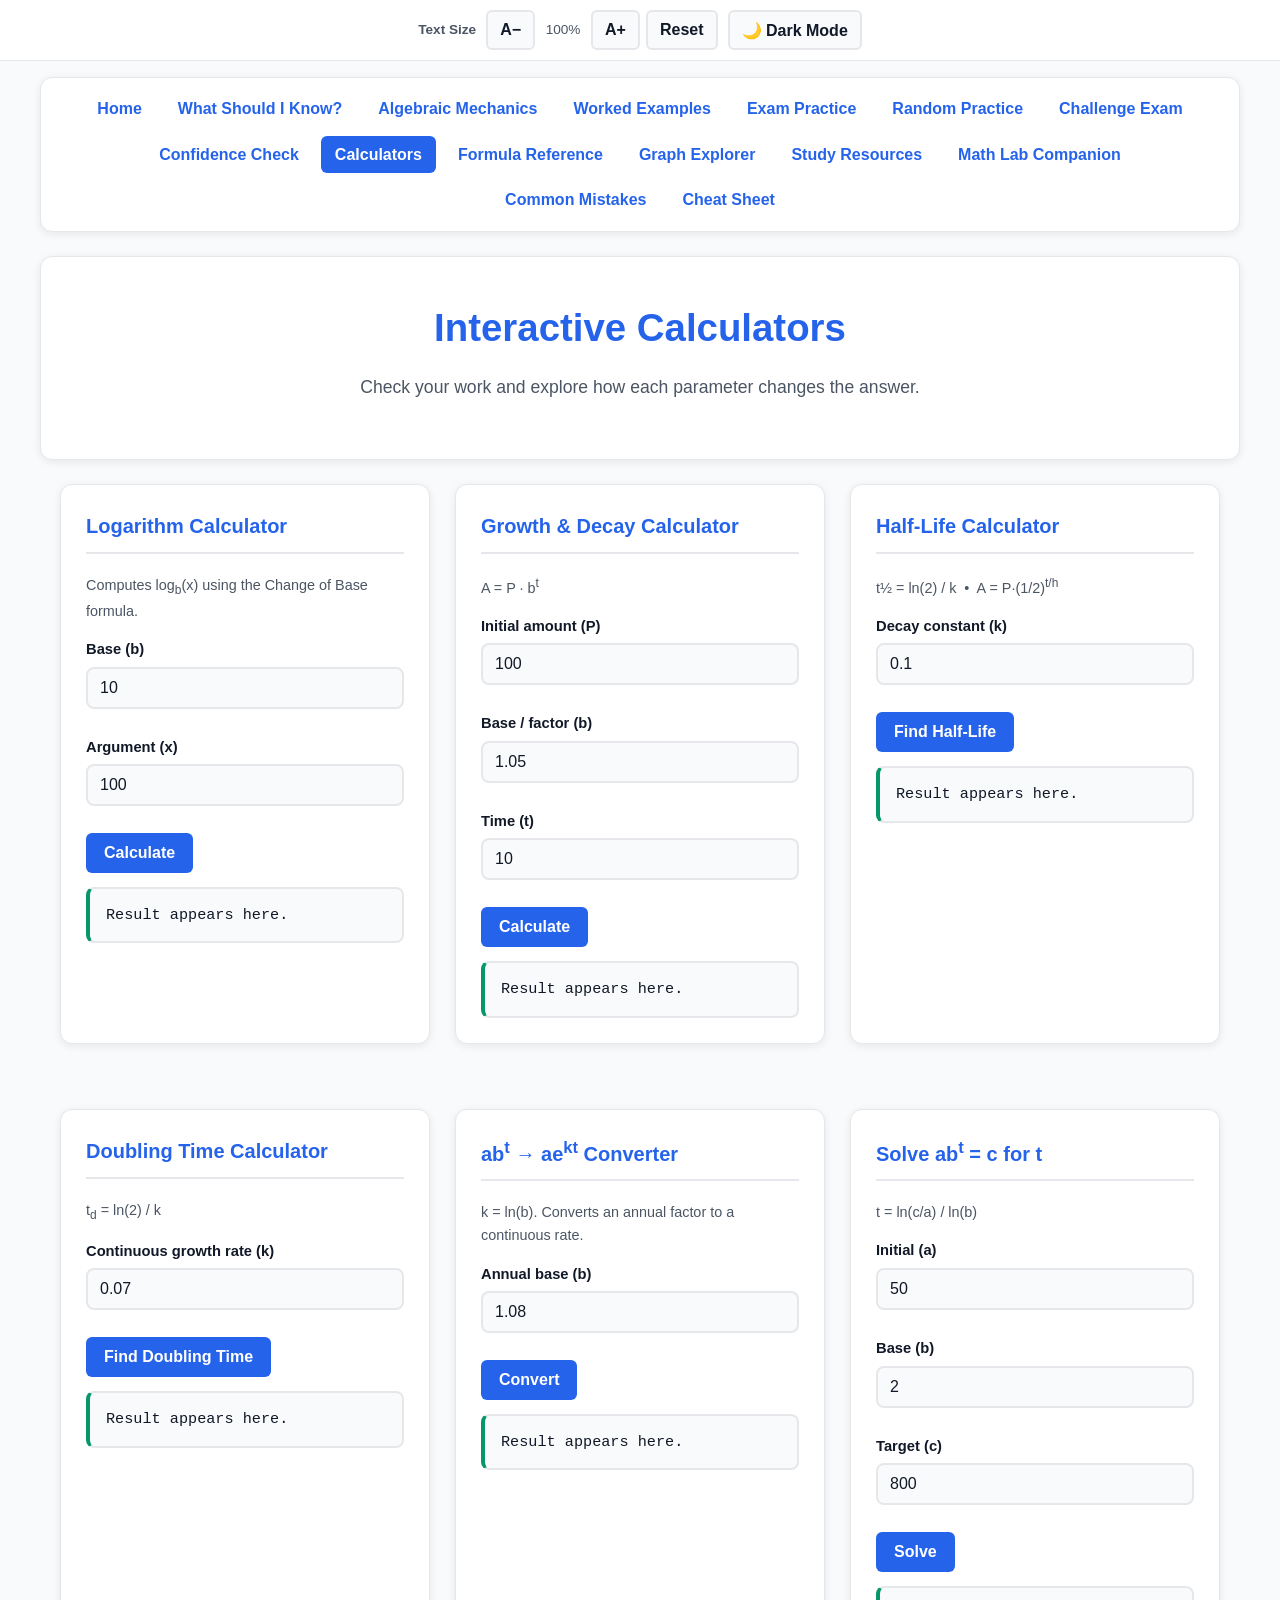
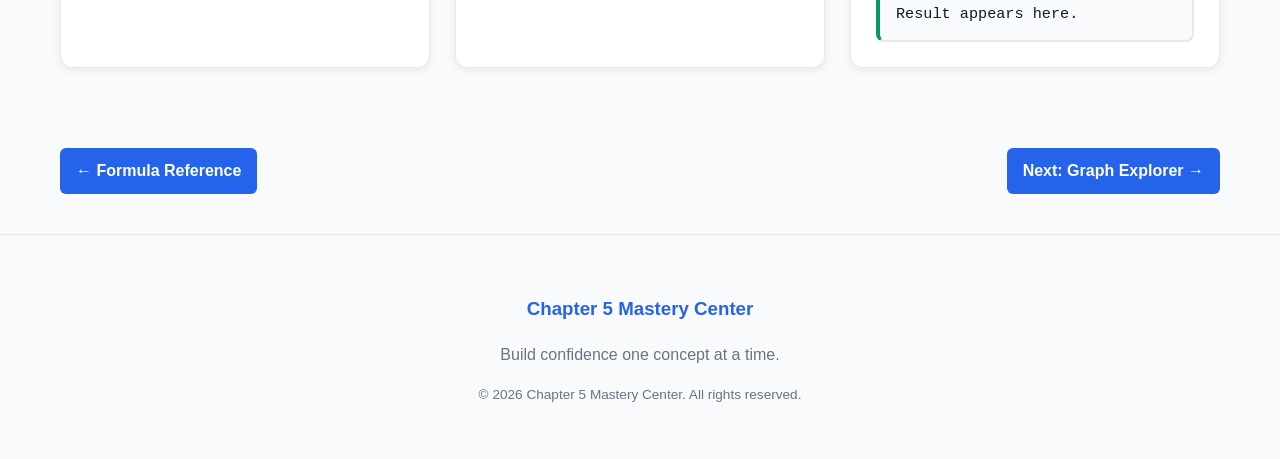
<file: calculators.html>
<!DOCTYPE html>
<html lang="en">
<head>
<meta charset="UTF-8">
<meta name="viewport" content="width=device-width, initial-scale=1.0">
<title>Interactive Calculators | Chapter 5 Mastery Center</title>
<meta name="description" content="Logarithm, growth, decay, half-life, doubling time, and continuous rate calculators for Chapter 5 practice.">

<link rel="stylesheet" href="styles.css">

<style>
:root{
    --primary:#2563eb;
    --secondary:#1d4ed8;
    --success:#059669;
    --light:#f8fafc;
    --border:#e5e7eb;
    --bg-body:#f9fafb;
    --bg-card:#ffffff;
    --text-main:#111827;
    --text-muted:#4b5563;
    --footer-text:#6b7280;
    --shadow:rgba(0,0,0,.08);
    --font-scale:1;
}

/* Dark Mode */
[data-theme="dark"]{
    --primary:#58a6ff;
    --secondary:#79b8ff;
    --success:#3fb950;
    --light:#161b22;
    --border:#30363d;
    --bg-body:#0d1117;
    --bg-card:#161b22;
    --text-main:#f0f6fc;
    --text-muted:#8b949e;
    --footer-text:#8b949e;
    --shadow:rgba(0,0,0,.4);
}

*{
    box-sizing:border-box;
}

body{
    margin:0;
    font-family:Segoe UI, Arial, sans-serif;
    background:var(--bg-body);
    color:var(--text-main);
    transition:background .3s, color .3s;
}

/* ===== Accessibility: Skip Link ===== */
.skip-link{
    position:absolute;
    top:-60px;
    left:0;
    background:var(--primary);
    color:#fff;
    padding:10px 16px;
    z-index:1000;
    text-decoration:none;
    border-radius:0 0 8px 0;
    transition:top .2s;
}
.skip-link:focus{
    top:0;
}

/* Screen-reader only utility */
.sr-only{
    position:absolute;
    width:1px;
    height:1px;
    padding:0;
    margin:-1px;
    overflow:hidden;
    clip:rect(0,0,0,0);
    white-space:nowrap;
    border:0;
}

/* ===== Accessibility Toolbar ===== */
.a11y-bar{
    display:flex;
    flex-wrap:wrap;
    align-items:center;
    justify-content:center;
    gap:10px;
    background:var(--bg-card);
    border-bottom:1px solid var(--border);
    padding:10px 16px;
    position:sticky;
    top:0;
    z-index:900;
}

.a11y-group{
    display:flex;
    align-items:center;
    gap:6px;
}

.a11y-label{
    font-size:.85rem;
    font-weight:600;
    color:var(--text-muted);
    margin-right:4px;
}

.a11y-btn{
    min-width:40px;
    min-height:40px;
    padding:8px 12px;
    font-size:1rem;
    font-weight:600;
    border:2px solid var(--border);
    border-radius:6px;
    background:var(--bg-body);
    color:var(--text-main);
    cursor:pointer;
    transition:background .2s, border-color .2s;
}

.a11y-btn:hover{
    border-color:var(--primary);
}

.a11y-btn:focus-visible{
    outline:3px solid var(--primary);
    outline-offset:2px;
}

.a11y-btn[aria-pressed="true"]{
    background:var(--primary);
    color:#fff;
    border-color:var(--primary);
}

.a11y-btn:disabled{
    opacity:.45;
    cursor:not-allowed;
}

#font-level-display{
    font-size:.85rem;
    color:var(--text-muted);
    min-width:44px;
    text-align:center;
}

/* ===== Hero (card-styled to match tiles) ===== */
.hero{
    max-width:1200px;
    margin:24px auto 0;
    padding:40px 25px;
    background:var(--bg-card);
    border:1px solid var(--border);
    border-radius:12px;
    box-shadow:0 2px 8px var(--shadow);
    text-align:center;
}

.hero h1{
    margin:0;
    font-size:calc(2.4rem * var(--font-scale));
    color:var(--primary);
}

.hero p{
    font-size:calc(1.1rem * var(--font-scale));
    color:var(--text-muted);
    margin-top:15px;
}

/* ===== Navigation (card-styled to match tiles) ===== */
.site-nav{
    max-width:1200px;
    margin:16px auto 0;
    padding:12px 20px;
    background:var(--bg-card);
    border:1px solid var(--border);
    border-radius:12px;
    box-shadow:0 2px 8px var(--shadow);
}

.site-nav ul{
    list-style:none;
    margin:0 auto;
    padding:0;
    display:flex;
    flex-wrap:wrap;
    gap:8px;
    justify-content:center;
}

.site-nav a{
    display:inline-block;
    padding:10px 14px;
    text-decoration:none;
    color:var(--primary);
    font-weight:600;
    border-radius:6px;
    font-size:calc(1rem * var(--font-scale));
}

.site-nav a:hover,
.site-nav a:focus-visible{
    background:var(--primary);
    color:#fff;
    outline:none;
}

.site-nav a[aria-current="page"]{
    background:var(--primary);
    color:#fff;
}

/* ===== Layout ===== */
.container{
    max-width:1200px;
    margin:auto;
    padding:40px 20px;
}

footer{
    text-align:center;
    padding:40px;
    color:var(--footer-text);
    border-top:1px solid var(--border);
}

/* ===== Calculator Grid ===== */
.calc-grid{
    display:grid;
    grid-template-columns:repeat(auto-fit,minmax(340px,1fr));
    gap:25px;
}

.calc-card{
    background:var(--bg-card);
    border:1px solid var(--border);
    border-radius:12px;
    padding:25px;
    box-shadow:0 2px 8px var(--shadow);
}

.calc-card h3{
    margin-top:0;
    color:var(--primary);
    font-size:calc(1.25rem * var(--font-scale));
    border-bottom:2px solid var(--border);
    padding-bottom:10px;
}

.calc-card .hint{
    color:var(--text-muted);
    font-size:calc(.9rem * var(--font-scale));
    margin:0 0 15px;
}

.field{
    margin-bottom:12px;
}

.field label{
    display:block;
    font-weight:600;
    font-size:calc(.92rem * var(--font-scale));
    margin-bottom:5px;
}

.field input{
    width:100%;
    padding:10px 12px;
    border:2px solid var(--border);
    border-radius:8px;
    background:var(--bg-body);
    color:var(--text-main);
    font-size:calc(1rem * var(--font-scale));
}

.field input:focus{
    outline:none;
    border-color:var(--primary);
}

.calc-btn{
    padding:11px 18px;
    background:var(--primary);
    color:#fff;
    border:none;
    border-radius:6px;
    font-size:calc(1rem * var(--font-scale));
    font-weight:600;
    cursor:pointer;
    transition:background .2s;
}
.calc-btn:hover, .calc-btn:focus-visible{ background:var(--secondary); }
.calc-btn:focus-visible{ outline:3px solid var(--primary); outline-offset:3px; }

.calc-out{
    margin-top:14px;
    padding:14px 16px;
    background:var(--bg-body);
    border:2px solid var(--border);
    border-left:4px solid var(--success);
    border-radius:8px;
    font-family:Consolas, Monaco, monospace;
    font-size:calc(.95rem * var(--font-scale));
    line-height:1.6;
    white-space:pre-wrap;
    min-height:48px;
}

.calc-out.error{
    border-left-color:#dc2626;
    color:#b91c1c;
}
[data-theme="dark"] .calc-out.error{ color:#fca5a5; }

.page-nav{
    display:flex; flex-wrap:wrap;
    justify-content:space-between; gap:12px;
    margin-top:40px;
}
.back{
    display:inline-block; padding:10px 16px;
    background:var(--primary); color:#fff;
    text-decoration:none; border-radius:6px;
    font-weight:600; font-size:calc(1rem * var(--font-scale));
}
.back:hover, .back:focus-visible{ background:var(--secondary); }
.back:focus-visible{ outline:3px solid var(--primary); outline-offset:3px; }

/* Respect users who prefer reduced motion */
@media (prefers-reduced-motion: reduce){
    *{
        transition:none !important;
        animation:none !important;
    }
}

/* Print styles */
@media print{
    .a11y-bar, .site-nav{ display:none; }
    body{ background:#fff; color:#000; }
    .calc-card{ box-shadow:none; border:1px solid #ccc; }
}

</style>
</head>

<body>

<a href="#main-content" class="skip-link">Skip to main content</a>

<!-- ===== Accessibility Toolbar ===== -->
<div class="a11y-bar" role="toolbar" aria-label="Display and accessibility settings">
    <div class="a11y-group" role="group" aria-label="Text size controls">
        <span class="a11y-label" id="font-label">Text Size</span>
        <button type="button" class="a11y-btn" id="font-decrease" aria-label="Decrease text size">A−</button>
        <span id="font-level-display" aria-live="polite" aria-describedby="font-label">100%</span>
        <button type="button" class="a11y-btn" id="font-increase" aria-label="Increase text size">A+</button>
        <button type="button" class="a11y-btn" id="font-reset" aria-label="Reset text size to 100 percent">Reset</button>
    </div>
    <div class="a11y-group">
        <button type="button" class="a11y-btn" id="theme-toggle" aria-pressed="false" aria-label="Toggle dark mode">🌙 Dark Mode</button>
    </div>
</div>

<!-- Top Ribbon -->
<div id="site-nav" class="site-nav" aria-label="Primary"></div>
<script src="nav.js"></script>

<header class="hero">
    <h1>Interactive Calculators</h1>
    <p>Check your work and explore how each parameter changes the answer.</p>
</header>

<main class="container" id="main-content">

<div class="calc-grid">

    <!-- 1. Logarithm Calculator -->
    <section class="calc-card" aria-labelledby="c1">
        <h3 id="c1">Logarithm Calculator</h3>
        <p class="hint">Computes log<sub>b</sub>(x) using the Change of Base formula.</p>
        <div class="field">
            <label for="log-base">Base (b)</label>
            <input type="number" id="log-base" step="any" value="10">
        </div>
        <div class="field">
            <label for="log-val">Argument (x)</label>
            <input type="number" id="log-val" step="any" value="100">
        </div>
        <button type="button" class="calc-btn" data-calc="log">Calculate</button>
        <div class="calc-out" id="out-log" aria-live="polite">Result appears here.</div>
    </section>

    <!-- 2. Growth / Decay Calculator -->
    <section class="calc-card" aria-labelledby="c2">
        <h3 id="c2">Growth &amp; Decay Calculator</h3>
        <p class="hint">A = P · b<sup>t</sup></p>
        <div class="field">
            <label for="gd-p">Initial amount (P)</label>
            <input type="number" id="gd-p" step="any" value="100">
        </div>
        <div class="field">
            <label for="gd-b">Base / factor (b)</label>
            <input type="number" id="gd-b" step="any" value="1.05">
        </div>
        <div class="field">
            <label for="gd-t">Time (t)</label>
            <input type="number" id="gd-t" step="any" value="10">
        </div>
        <button type="button" class="calc-btn" data-calc="growth">Calculate</button>
        <div class="calc-out" id="out-growth" aria-live="polite">Result appears here.</div>
    </section>

    <!-- 3. Half-Life Calculator -->
    <section class="calc-card" aria-labelledby="c3">
        <h3 id="c3">Half-Life Calculator</h3>
        <p class="hint">t½ = ln(2) / k &nbsp;•&nbsp; A = P·(1/2)<sup>t/h</sup></p>
        <div class="field">
            <label for="hl-k">Decay constant (k)</label>
            <input type="number" id="hl-k" step="any" value="0.1">
        </div>
        <button type="button" class="calc-btn" data-calc="half">Find Half-Life</button>
        <div class="calc-out" id="out-half" aria-live="polite">Result appears here.</div>
    </section>

    <!-- 4. Doubling Time Calculator -->
    <section class="calc-card" aria-labelledby="c4">
        <h3 id="c4">Doubling Time Calculator</h3>
        <p class="hint">t<sub>d</sub> = ln(2) / k</p>
        <div class="field">
            <label for="dt-k">Continuous growth rate (k)</label>
            <input type="number" id="dt-k" step="any" value="0.07">
        </div>
        <button type="button" class="calc-btn" data-calc="double">Find Doubling Time</button>
        <div class="calc-out" id="out-double" aria-live="polite">Result appears here.</div>
    </section>

    <!-- 5. Rate Converter -->
    <section class="calc-card" aria-labelledby="c5">
        <h3 id="c5">ab<sup>t</sup> → ae<sup>kt</sup> Converter</h3>
        <p class="hint">k = ln(b). Converts an annual factor to a continuous rate.</p>
        <div class="field">
            <label for="cv-b">Annual base (b)</label>
            <input type="number" id="cv-b" step="any" value="1.08">
        </div>
        <button type="button" class="calc-btn" data-calc="convert">Convert</button>
        <div class="calc-out" id="out-convert" aria-live="polite">Result appears here.</div>
    </section>

    <!-- 6. Solve for t -->
    <section class="calc-card" aria-labelledby="c6">
        <h3 id="c6">Solve ab<sup>t</sup> = c for t</h3>
        <p class="hint">t = ln(c/a) / ln(b)</p>
        <div class="field">
            <label for="st-a">Initial (a)</label>
            <input type="number" id="st-a" step="any" value="50">
        </div>
        <div class="field">
            <label for="st-b">Base (b)</label>
            <input type="number" id="st-b" step="any" value="2">
        </div>
        <div class="field">
            <label for="st-c">Target (c)</label>
            <input type="number" id="st-c" step="any" value="800">
        </div>
        <button type="button" class="calc-btn" data-calc="solve">Solve</button>
        <div class="calc-out" id="out-solve" aria-live="polite">Result appears here.</div>
    </section>

</div>

<nav class="page-nav" aria-label="Page navigation">
    <a class="back" href="formula-reference.html">← Formula Reference</a>
    <a class="back" href="graph-explorer.html">Next: Graph Explorer →</a>
</nav>

</main>

<script>
(function () {
    'use strict';

    // ---------- Copyright Year ----------
    var yearEl = document.getElementById('copyright-year');
    if (yearEl) { yearEl.textContent = new Date().getFullYear(); }

    // ---------- Text Size Controls ----------
    var LEVELS = [0.75, 0.9, 1, 1.1, 1.25, 1.5, 1.75, 2];
    var MIN_INDEX = 0, MAX_INDEX = LEVELS.length - 1, DEFAULT_INDEX = 2;
    var STORE_KEY_SIZE = 'ch5-font-scale-index';
    var STORE_KEY_THEME = 'ch5-theme';

    var btnIncrease = document.getElementById('font-increase');
    var btnDecrease = document.getElementById('font-decrease');
    var btnReset    = document.getElementById('font-reset');
    var display     = document.getElementById('font-level-display');
    var root        = document.documentElement;

    function clamp(n, lo, hi) { return Math.min(hi, Math.max(lo, n)); }

    function getStoredIndex() {
        try {
            var raw = window.localStorage.getItem(STORE_KEY_SIZE);
            if (raw === null) { return DEFAULT_INDEX; }
            var n = parseInt(raw, 10);
            return isNaN(n) ? DEFAULT_INDEX : clamp(n, MIN_INDEX, MAX_INDEX);
        } catch (e) { return DEFAULT_INDEX; }
    }

    function applyScale(index, announce) {
        index = clamp(index, MIN_INDEX, MAX_INDEX);
        var scale = LEVELS[index];
        root.style.setProperty('--font-scale', String(scale));
        document.body.style.fontSize = (scale * 100) + '%';
        display.textContent = Math.round(scale * 100) + '%';
        btnDecrease.disabled = (index === MIN_INDEX);
        btnIncrease.disabled = (index === MAX_INDEX);
        btnDecrease.setAttribute('aria-disabled', String(index === MIN_INDEX));
        btnIncrease.setAttribute('aria-disabled', String(index === MAX_INDEX));
        try { window.localStorage.setItem(STORE_KEY_SIZE, String(index)); } catch (e) {}
        if (announce) { display.textContent = Math.round(scale * 100) + '% text size'; }
    }

    var currentIndex = getStoredIndex();
    applyScale(currentIndex, false);

    btnIncrease.addEventListener('click', function () {
        currentIndex = clamp(currentIndex + 1, MIN_INDEX, MAX_INDEX);
        applyScale(currentIndex, true);
    });
    btnDecrease.addEventListener('click', function () {
        currentIndex = clamp(currentIndex - 1, MIN_INDEX, MAX_INDEX);
        applyScale(currentIndex, true);
    });
    btnReset.addEventListener('click', function () {
        currentIndex = DEFAULT_INDEX;
        applyScale(currentIndex, true);
    });

    document.addEventListener('keydown', function (evt) {
        if (!(evt.ctrlKey || evt.metaKey)) { return; }
        if (evt.key === '+' || evt.key === '=') {
            evt.preventDefault();
            currentIndex = clamp(currentIndex + 1, MIN_INDEX, MAX_INDEX);
            applyScale(currentIndex, true);
        } else if (evt.key === '-' || evt.key === '_') {
            evt.preventDefault();
            currentIndex = clamp(currentIndex - 1, MIN_INDEX, MAX_INDEX);
            applyScale(currentIndex, true);
        } else if (evt.key === '0') {
            evt.preventDefault();
            currentIndex = DEFAULT_INDEX;
            applyScale(currentIndex, true);
        }
    });

    // ---------- Dark Mode Toggle ----------
    var themeToggle = document.getElementById('theme-toggle');

    function getPreferredTheme() {
        try {
            var stored = window.localStorage.getItem(STORE_KEY_THEME);
            if (stored === 'dark' || stored === 'light') { return stored; }
        } catch (e) {}
        if (window.matchMedia && window.matchMedia('(prefers-color-scheme: dark)').matches) {
            return 'dark';
        }
        return 'light';
    }

    function applyTheme(theme, persist) {
        if (theme === 'dark') {
            root.setAttribute('data-theme', 'dark');
            themeToggle.setAttribute('aria-pressed', 'true');
            themeToggle.textContent = '☀️ Light Mode';
            themeToggle.setAttribute('aria-label', 'Switch to light mode');
        } else {
            root.removeAttribute('data-theme');
            themeToggle.setAttribute('aria-pressed', 'false');
            themeToggle.textContent = '🌙 Dark Mode';
            themeToggle.setAttribute('aria-label', 'Switch to dark mode');
        }
        if (persist) {
            try { window.localStorage.setItem(STORE_KEY_THEME, theme); } catch (e) {}
        }
    }

    var currentTheme = getPreferredTheme();
    applyTheme(currentTheme, false);

    // ---------- Wire the theme toggle ----------
    themeToggle.addEventListener('click', function () {
        currentTheme = (currentTheme === 'dark') ? 'light' : 'dark';
        applyTheme(currentTheme, true);
    });

    // ---------- Calculator Helpers ----------
    var OUT = {
        log:      document.getElementById('out-log'),
        growth:   document.getElementById('out-growth'),
        half:     document.getElementById('out-half'),
        double:   document.getElementById('out-double'),
        convert:  document.getElementById('out-convert'),
        solve:    document.getElementById('out-solve')
    };

    function setOut(key, text, isError) {
        var el = OUT[key];
        if (!el) return;
        el.textContent = text;
        el.classList.toggle('error', !!isError);
    }

    function num(id) {
        var v = parseFloat(document.getElementById(id).value);
        if (isNaN(v)) { throw 'Please enter a valid number.'; }
        return v;
    }

    // ---------- Calculator Buttons ----------
    document.querySelectorAll('.calc-btn').forEach(function (btn) {
        btn.addEventListener('click', function () {
            var type = this.getAttribute('data-calc');

            try {
                switch (type) {

                /* ---- 1. Logarithm Calculator ---- */
                case 'log': {
                    var b = num('log-base');
                    var x = num('log-val');
                    if (b <= 0 || b === 1) throw 'Base must be > 0 and ≠ 1.';
                    if (x <= 0) throw 'Argument must be > 0.';
                    var result = Math.log(x) / Math.log(b);
                    setOut('log',
                        'log_' + b + '(' + x + ') = ' + result.toFixed(6),
                        false);
                    break;
                }

                /* ---- 2. Growth / Decay ---- */
                case 'growth': {
                    var P = num('gd-p');
                    var b = num('gd-b');
                    var t = num('gd-t');
                    if (b <= 0) throw 'Base must be > 0.';
                    var result = P * Math.pow(b, t);
                    setOut('growth',
                        'A = ' + P + ' · (' + b + ')^' + t + '\n' +
                        'A = ' + result.toFixed(4),
                        false);
                    break;
                }

                /* ---- 3. Half-Life ---- */
                case 'half': {
                    var k = num('hl-k');
                    if (k <= 0) throw 'Decay constant must be > 0.';
                    var halfLife = Math.LN2 / k;
                    setOut('half',
                        't½ = ln(2) / k\n' +
                        't½ = ' + halfLife.toFixed(6),
                        false);
                    break;
                }

                /* ---- 4. Doubling Time ---- */
                case 'double': {
                    var dk = num('dt-k');
                    if (dk <= 0) throw 'Growth rate must be > 0.';
                    var dt = Math.LN2 / dk;
                    setOut('double',
                        't_d = ln(2) / k\n' +
                        't_d = ' + dt.toFixed(6),
                        false);
                    break;
                }

                /* ---- 5. Rate Converter ---- */
                case 'convert': {
                    var bv = num('cv-b');
                    if (bv <= 0) throw 'Base must be > 0.';
                    var k = Math.log(bv);
                    setOut('convert',
                        'k = ln(' + bv + ') = ' + k.toFixed(6) + '\n' +
                        bv + 'ᵗ  →  e^(' + k.toFixed(6) + 't)',
                        false);
                    break;
                }

                /* ---- 6. Solve abᵗ = c for t ---- */
                case 'solve': {
                    var a = num('st-a');
                    var bb = num('st-b');
                    var cc = num('st-c');
                    if (a <= 0 || bb <= 0 || bb === 1) throw 'Invalid a or b.';
                    if (cc <= 0) throw 'Target must be > 0.';
                    var t = Math.log(cc / a) / Math.log(bb);
                    setOut('solve',
                        't = ln(c/a) / ln(b)\n' +
                        't = ln(' + cc + '/' + a + ') / ln(' + bb + ')\n' +
                        't = ' + t.toFixed(6),
                        false);
                    break;
                }

                default:
                    setOut(type, 'Unknown calculator.', true);
                }
            } catch (err) {
                setOut(type, 'Error: ' + err, true);
            }
        });
    });

})();
</script>

<footer>
    <h3>Chapter 5 Mastery Center</h3>
    <p>Build confidence one concept at a time.</p>
    <p class="copyright">
        &copy; <span id="copyright-year">2026</span> Chapter 5 Mastery Center. All rights reserved.
    </p>
</footer>

</body>
</html>
</file>
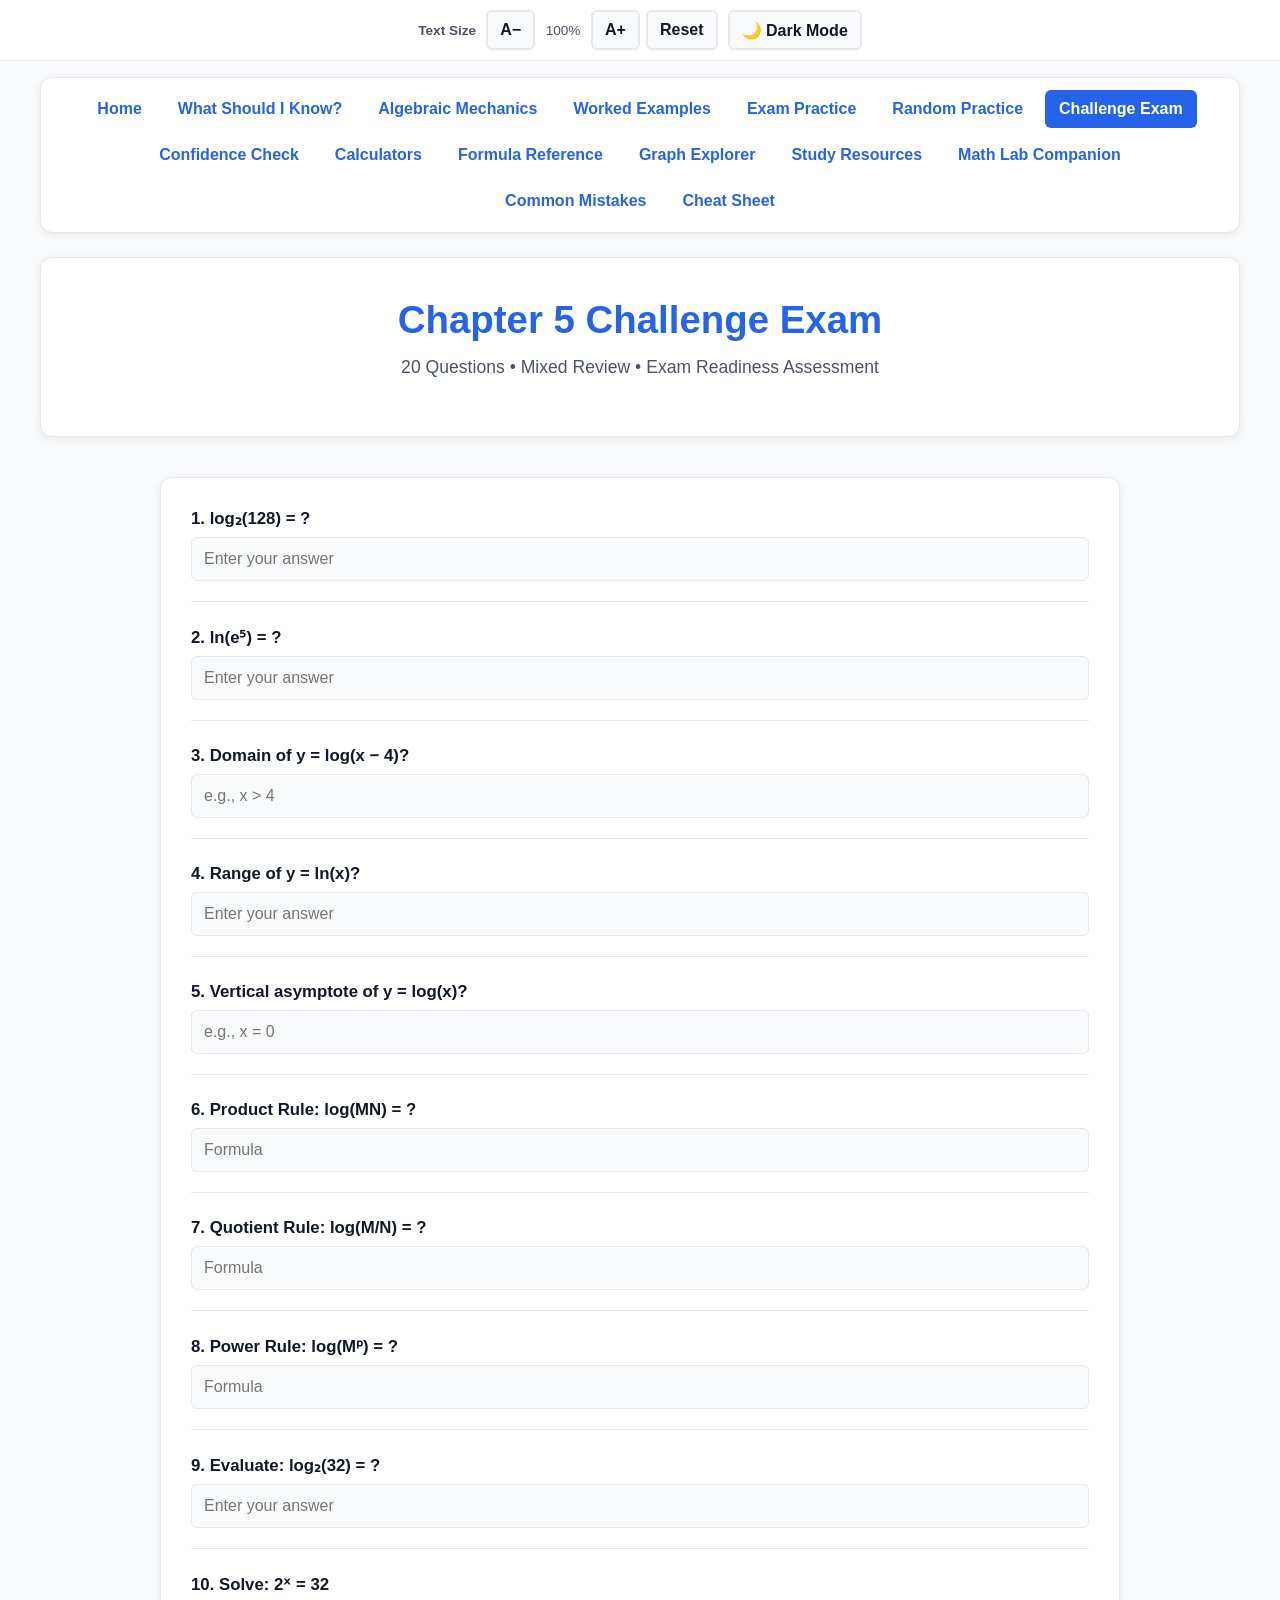
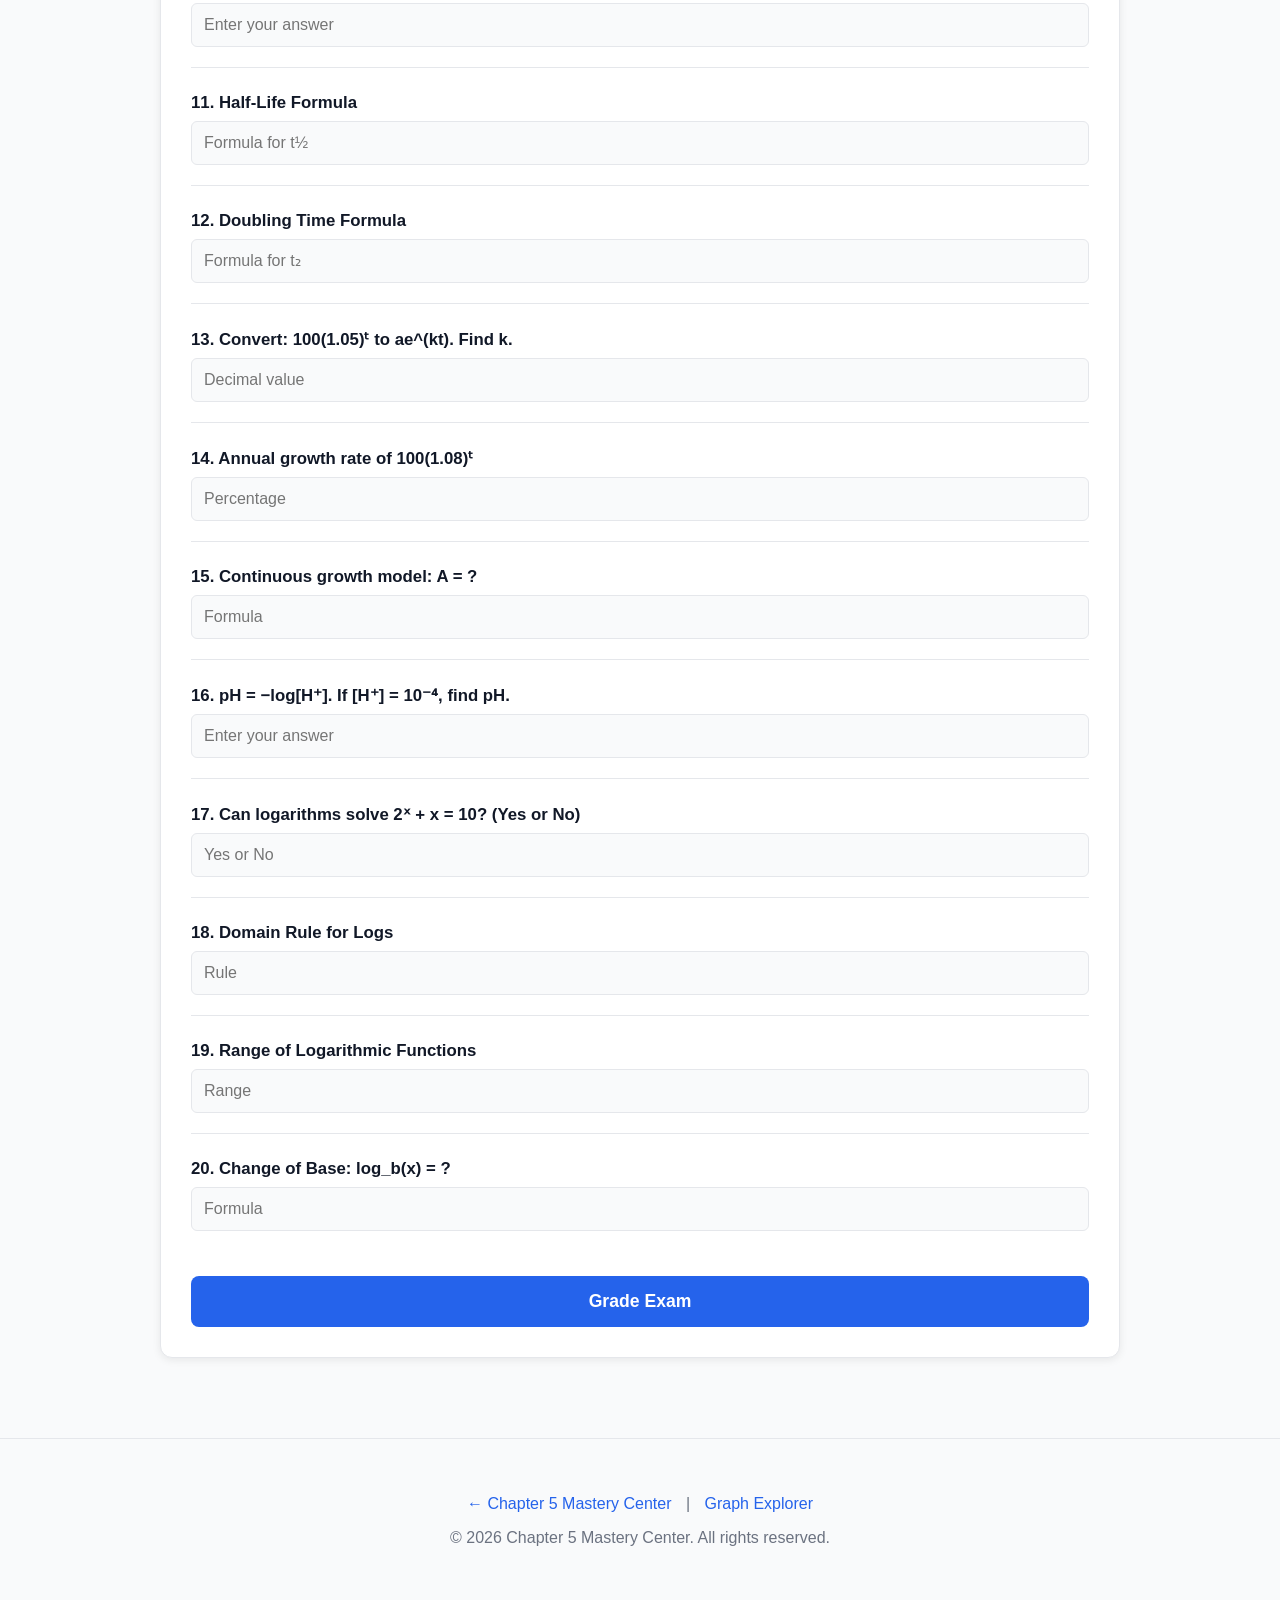
<file: challenge-exam.html>
<!DOCTYPE html>
<html lang="en">
<head>
<meta charset="UTF-8">
<meta name="viewport" content="width=device-width, initial-scale=1.0">
<title>Chapter 5 Challenge Exam</title>
<meta name="description" content="Test your knowledge with the 20-question Chapter 5 Challenge Exam. Immediate feedback and scoring.">

<style>
:root{
    --primary:#2563eb;
    --secondary:#1d4ed8;
    --success:#059669;
    --warning:#d97706;
    --danger:#dc2626;
    --light:#f8fafc;
    --border:#e5e7eb;
    --bg-body:#f9fafb;
    --bg-card:#ffffff;
    --text-main:#111827;
    --text-muted:#4b5563;
    --footer-text:#6b7280;
    --shadow:rgba(0,0,0,.08);
    --font-scale:1;
}

/* Dark Mode */
[data-theme="dark"]{
    --primary:#58a6ff;
    --secondary:#79b8ff;
    --success:#3fb950;
    --warning:#d29922;
    --danger:#f85149;
    --light:#161b22;
    --border:#30363d;
    --bg-body:#0d1117;
    --bg-card:#161b22;
    --text-main:#f0f6fc;
    --text-muted:#8b949e;
    --footer-text:#8b949e;
    --shadow:rgba(0,0,0,.4);
}

*{box-sizing:border-box;}

body{
    margin:0;
    font-family:Segoe UI, Arial, sans-serif;
    background:var(--bg-body);
    color:var(--text-main);
    transition:background .3s, color .3s;
}

.skip-link{
    position:absolute;top:-60px;left:0;background:var(--primary);color:#fff;
    padding:10px 16px;z-index:1000;text-decoration:none;border-radius:0 0 8px 0;transition:top .2s;
}
.skip-link:focus{top:0;}

.sr-only{
    position:absolute;width:1px;height:1px;padding:0;margin:-1px;overflow:hidden;
    clip:rect(0,0,0,0);white-space:nowrap;border:0;
}

.a11y-bar{
    display:flex;flex-wrap:wrap;align-items:center;justify-content:center;gap:10px;
    background:var(--bg-card);border-bottom:1px solid var(--border);padding:10px 16px;
    position:sticky;top:0;z-index:900;
}
.a11y-group{display:flex;align-items:center;gap:6px;}
.a11y-label{font-size:.85rem;font-weight:600;color:var(--text-muted);margin-right:4px;}
.a11y-btn{
    min-width:40px;min-height:40px;padding:8px 12px;font-size:1rem;font-weight:600;
    border:2px solid var(--border);border-radius:6px;background:var(--bg-body);
    color:var(--text-main);cursor:pointer;transition:background .2s,border-color .2s;
}
.a11y-btn:hover{border-color:var(--primary);}
.a11y-btn:focus-visible{outline:3px solid var(--primary);outline-offset:2px;}
.a11y-btn[aria-pressed="true"]{background:var(--primary);color:#fff;border-color:var(--primary);}
.a11y-btn:disabled{opacity:.45;cursor:not-allowed;}
#font-level-display{font-size:.85rem;color:var(--text-muted);min-width:44px;text-align:center;}

.site-nav{
    max-width:1200px;margin:16px auto 0;padding:12px 20px;background:var(--bg-card);
    border:1px solid var(--border);border-radius:12px;box-shadow:0 2px 8px var(--shadow);
}
.site-nav ul{list-style:none;margin:0 auto;padding:0;display:flex;flex-wrap:wrap;gap:8px;justify-content:center;}
.site-nav a{
    display:inline-block;padding:10px 14px;text-decoration:none;color:var(--primary);
    font-weight:600;border-radius:6px;font-size:calc(1rem * var(--font-scale));
}
.site-nav a:hover,.site-nav a:focus-visible{background:var(--primary);color:#fff;outline:none;}
.site-nav a[aria-current="page"]{background:var(--primary);color:#fff;}

.hero{
    max-width:1200px;margin:24px auto 0;padding:40px 25px;background:var(--bg-card);
    border:1px solid var(--border);border-radius:12px;box-shadow:0 2px 8px var(--shadow);text-align:center;
}
.hero h1{margin:0;font-size:calc(2.4rem * var(--font-scale));color:var(--primary);}
.hero p{font-size:calc(1.1rem * var(--font-scale));color:var(--text-muted);margin-top:15px;}

.container{max-width:1000px;margin:auto;padding:40px 20px;}

.exam-form{
    background:var(--bg-card);padding:30px;border-radius:12px;
    box-shadow:0 2px 8px var(--shadow);border:1px solid var(--border);
}

.question-block{
    margin-bottom:25px;padding-bottom:20px;border-bottom:1px solid var(--border);
}
.question-block:last-of-type{border-bottom:none;}

.question-label{
    display:block;font-weight:600;font-size:calc(1.05rem * var(--font-scale));
    margin-bottom:8px;color:var(--text-main);
}

.question-input{
    width:100%;padding:12px;font-size:calc(1rem * var(--font-scale));
    border:1px solid var(--border);border-radius:6px;background:var(--bg-body);
    color:var(--text-main);transition:border-color .2s;
}
.question-input:focus{
    outline:none;border-color:var(--primary);box-shadow:0 0 0 3px rgba(37,99,235,.2);
}

/* ===== Feedback (added) ===== */
.question-block.is-correct .question-input{
    border-color:var(--success);box-shadow:0 0 0 3px rgba(5,150,105,.15);
}
.question-block.is-wrong .question-input{
    border-color:var(--danger);box-shadow:0 0 0 3px rgba(220,38,38,.15);
}

.feedback{
    display:none;margin-top:12px;padding:14px 16px;border-radius:8px;
    border-left:4px solid var(--primary);background:var(--bg-body);
}
.question-block.is-correct .feedback{display:block;border-left-color:var(--success);}
.question-block.is-wrong   .feedback{display:block;border-left-color:var(--danger);}

.feedback-head{
    font-weight:700;font-size:calc(1rem * var(--font-scale));margin-bottom:8px;
}
.question-block.is-correct .feedback-head{color:var(--success);}
.question-block.is-wrong   .feedback-head{color:var(--danger);}

.correct-answer{
    font-size:calc(.95rem * var(--font-scale));margin-bottom:10px;color:var(--text-main);
}
.correct-answer strong{color:var(--primary);}

.steps-title{
    font-size:calc(.85rem * var(--font-scale));font-weight:700;text-transform:uppercase;
    letter-spacing:.04em;color:var(--text-muted);margin-bottom:6px;
}
.solution-steps{margin:0;padding-left:20px;}
.solution-steps li{
    font-size:calc(.95rem * var(--font-scale));line-height:1.6;
    margin-bottom:4px;color:var(--text-muted);
}

.submit-btn{
    display:block;width:100%;padding:15px;font-size:calc(1.1rem * var(--font-scale));
    font-weight:700;color:#fff;background:var(--primary);border:none;border-radius:8px;
    cursor:pointer;margin-top:20px;transition:background .2s;
}
.submit-btn:hover{background:var(--secondary);}
.submit-btn:focus-visible{outline:3px solid var(--primary);outline-offset:3px;}

#results-area{
    margin-top:30px;padding:30px;border-radius:12px;text-align:center;
    display:none;border:1px solid var(--border);
}
#results-area.ready{background:rgba(5,150,105,.1);border-color:var(--success);}
#results-area.improving{background:rgba(217,119,6,.1);border-color:var(--warning);}
#results-area.review{background:rgba(220,38,38,.1);border-color:var(--danger);}

.score-display{font-size:calc(2rem * var(--font-scale));font-weight:700;margin:10px 0;}
.result-message{font-size:calc(1.1rem * var(--font-scale));margin-bottom:20px;}

footer{text-align:center;padding:40px;color:var(--footer-text);border-top:1px solid var(--border);margin-top:40px;}
footer a{color:var(--primary);text-decoration:none;margin:0 10px;}
footer a:hover{text-decoration:underline;}

@media (prefers-reduced-motion:reduce){*{transition:none!important;animation:none!important;}}
@media print{
    .a11y-bar,.site-nav,.submit-btn,footer{display:none;}
    body{background:#fff;color:#000;}
    .exam-form,.hero{box-shadow:none;border:1px solid #ccc;}
    .feedback{display:block!important;}
}
</style>
</head>

<body>

<a href="#main-content" class="skip-link">Skip to main content</a>

<!-- ===== Accessibility Toolbar ===== -->
<div class="a11y-bar" role="toolbar" aria-label="Display and accessibility settings">
    <div class="a11y-group" role="group" aria-label="Text size controls">
        <span class="a11y-label" id="font-label">Text Size</span>
        <button type="button" class="a11y-btn" id="font-decrease" aria-label="Decrease text size">A−</button>
        <span id="font-level-display" aria-live="polite" aria-describedby="font-label">100%</span>
        <button type="button" class="a11y-btn" id="font-increase" aria-label="Increase text size">A+</button>
        <button type="button" class="a11y-btn" id="font-reset" aria-label="Reset text size to 100 percent">Reset</button>
    </div>
    <div class="a11y-group">
        <button type="button" class="a11y-btn" id="theme-toggle" aria-pressed="false" aria-label="Toggle dark mode">🌙 Dark Mode</button>
    </div>
</div>

<!-- Top Ribbon -->
<div id="site-nav" class="site-nav" aria-label="Primary"></div>
<script src="nav.js"></script>

<header class="hero">
    <h1>Chapter 5 Challenge Exam</h1>
    <p>20 Questions • Mixed Review • Exam Readiness Assessment</p>
</header>

<main class="container" id="main-content">

    <form class="exam-form" id="exam-form" aria-label="Chapter 5 Challenge Exam" novalidate>

        <div class="question-block" data-q="1">
            <label class="question-label" for="q1">1. log₂(128) = ?</label>
            <input type="text" id="q1" class="question-input" placeholder="Enter your answer" autocomplete="off">
            <div class="feedback" aria-live="polite"></div>
        </div>

        <div class="question-block" data-q="2">
            <label class="question-label" for="q2">2. ln(e⁵) = ?</label>
            <input type="text" id="q2" class="question-input" placeholder="Enter your answer" autocomplete="off">
            <div class="feedback" aria-live="polite"></div>
        </div>

        <div class="question-block" data-q="3">
            <label class="question-label" for="q3">3. Domain of y = log(x − 4)?</label>
            <input type="text" id="q3" class="question-input" placeholder="e.g., x > 4" autocomplete="off">
            <div class="feedback" aria-live="polite"></div>
        </div>

        <div class="question-block" data-q="4">
            <label class="question-label" for="q4">4. Range of y = ln(x)?</label>
            <input type="text" id="q4" class="question-input" placeholder="Enter your answer" autocomplete="off">
            <div class="feedback" aria-live="polite"></div>
        </div>

        <div class="question-block" data-q="5">
            <label class="question-label" for="q5">5. Vertical asymptote of y = log(x)?</label>
            <input type="text" id="q5" class="question-input" placeholder="e.g., x = 0" autocomplete="off">
            <div class="feedback" aria-live="polite"></div>
        </div>

        <div class="question-block" data-q="6">
            <label class="question-label" for="q6">6. Product Rule: log(MN) = ?</label>
            <input type="text" id="q6" class="question-input" placeholder="Formula" autocomplete="off">
            <div class="feedback" aria-live="polite"></div>
        </div>

        <div class="question-block" data-q="7">
            <label class="question-label" for="q7">7. Quotient Rule: log(M/N) = ?</label>
            <input type="text" id="q7" class="question-input" placeholder="Formula" autocomplete="off">
            <div class="feedback" aria-live="polite"></div>
        </div>

        <div class="question-block" data-q="8">
            <label class="question-label" for="q8">8. Power Rule: log(Mᵖ) = ?</label>
            <input type="text" id="q8" class="question-input" placeholder="Formula" autocomplete="off">
            <div class="feedback" aria-live="polite"></div>
        </div>

        <div class="question-block" data-q="9">
            <label class="question-label" for="q9">9. Evaluate: log₂(32) = ?</label>
            <input type="text" id="q9" class="question-input" placeholder="Enter your answer" autocomplete="off">
            <div class="feedback" aria-live="polite"></div>
        </div>

        <div class="question-block" data-q="10">
            <label class="question-label" for="q10">10. Solve: 2ˣ = 32</label>
            <input type="text" id="q10" class="question-input" placeholder="Enter your answer" autocomplete="off">
            <div class="feedback" aria-live="polite"></div>
        </div>

        <div class="question-block" data-q="11">
            <label class="question-label" for="q11">11. Half-Life Formula</label>
            <input type="text" id="q11" class="question-input" placeholder="Formula for t½" autocomplete="off">
            <div class="feedback" aria-live="polite"></div>
        </div>

        <div class="question-block" data-q="12">
            <label class="question-label" for="q12">12. Doubling Time Formula</label>
            <input type="text" id="q12" class="question-input" placeholder="Formula for t₂" autocomplete="off">
            <div class="feedback" aria-live="polite"></div>
        </div>

                <div class="question-block" data-q="13">
            <label class="question-label" for="q13">13. Convert: 100(1.05)ᵗ to ae^(kt). Find k.</label>
            <input type="text" id="q13" class="question-input" placeholder="Decimal value" autocomplete="off">
            <div class="feedback" aria-live="polite"></div>
        </div>

        <div class="question-block" data-q="14">
            <label class="question-label" for="q14">14. Annual growth rate of 100(1.08)ᵗ</label>
            <input type="text" id="q14" class="question-input" placeholder="Percentage" autocomplete="off">
            <div class="feedback" aria-live="polite"></div>
        </div>

        <div class="question-block" data-q="15">
            <label class="question-label" for="q15">15. Continuous growth model: A = ?</label>
            <input type="text" id="q15" class="question-input" placeholder="Formula" autocomplete="off">
            <div class="feedback" aria-live="polite"></div>
        </div>

        <div class="question-block" data-q="16">
            <label class="question-label" for="q16">16. pH = −log[H⁺]. If [H⁺] = 10⁻⁴, find pH.</label>
            <input type="text" id="q16" class="question-input" placeholder="Enter your answer" autocomplete="off">
            <div class="feedback" aria-live="polite"></div>
        </div>

        <div class="question-block" data-q="17">
            <label class="question-label" for="q17">17. Can logarithms solve 2ˣ + x = 10? (Yes or No)</label>
            <input type="text" id="q17" class="question-input" placeholder="Yes or No" autocomplete="off">
            <div class="feedback" aria-live="polite"></div>
        </div>

        <div class="question-block" data-q="18">
            <label class="question-label" for="q18">18. Domain Rule for Logs</label>
            <input type="text" id="q18" class="question-input" placeholder="Rule" autocomplete="off">
            <div class="feedback" aria-live="polite"></div>
        </div>

        <div class="question-block" data-q="19">
            <label class="question-label" for="q19">19. Range of Logarithmic Functions</label>
            <input type="text" id="q19" class="question-input" placeholder="Range" autocomplete="off">
            <div class="feedback" aria-live="polite"></div>
        </div>

        <div class="question-block" data-q="20">
            <label class="question-label" for="q20">20. Change of Base: log_b(x) = ?</label>
            <input type="text" id="q20" class="question-input" placeholder="Formula" autocomplete="off">
            <div class="feedback" aria-live="polite"></div>
        </div>

        <button type="button" class="submit-btn" id="grade-btn">Grade Exam</button>
    </form>

    <div id="results-area" role="alert" aria-live="polite"></div>

</main>

<footer>
    <p>
        <a href="index.html">← Chapter 5 Mastery Center</a> |
        <a href="graph-explorer.html">Graph Explorer</a>
    </p>
    <p class="copyright">&copy; <span id="copyright-year">2026</span> Chapter 5 Mastery Center. All rights reserved.</p>
</footer>

<script>
(function () {
    'use strict';
    // ---------- Copyright Year ----------
    var yearEl = document.getElementById('copyright-year');
    if (yearEl) yearEl.textContent = new Date().getFullYear();

    // ---------- Text Size Controls ----------
    var LEVELS = [0.75, 0.9, 1, 1.1, 1.25, 1.5, 1.75, 2];
    var MIN_INDEX = 0;
    var MAX_INDEX = LEVELS.length - 1;
    var DEFAULT_INDEX = 2;
    var STORE_KEY_SIZE = 'ch5-font-scale-index';
    var STORE_KEY_THEME = 'ch5-theme';
    var btnIncrease = document.getElementById('font-increase');
    var btnDecrease = document.getElementById('font-decrease');
    var btnReset    = document.getElementById('font-reset');
    var display     = document.getElementById('font-level-display');
    var root        = document.documentElement;

    function clamp(n, lo, hi) { return Math.min(hi, Math.max(lo, n)); }

    function getStoredIndex() {
        try {
            var raw = window.localStorage.getItem(STORE_KEY_SIZE);
            if (raw === null) return DEFAULT_INDEX;
            var n = parseInt(raw, 10);
            return isNaN(n) ? DEFAULT_INDEX : clamp(n, MIN_INDEX, MAX_INDEX);
        } catch (e) { return DEFAULT_INDEX; }
    }

    function applyScale(index, announce) {
        index = clamp(index, MIN_INDEX, MAX_INDEX);
        var scale = LEVELS[index];
        root.style.setProperty('--font-scale', String(scale));
        document.body.style.fontSize = (scale * 100) + '%';
        display.textContent = Math.round(scale * 100) + '%';
        btnDecrease.disabled = (index === MIN_INDEX);
        btnIncrease.disabled = (index === MAX_INDEX);
        try { window.localStorage.setItem(STORE_KEY_SIZE, String(index)); } catch (e) {}
        if (announce) display.textContent = Math.round(scale * 100) + '% text size';
    }

    var currentIndex = getStoredIndex();
    applyScale(currentIndex, false);

    btnIncrease.addEventListener('click', function () {
        currentIndex = clamp(currentIndex + 1, MIN_INDEX, MAX_INDEX);
        applyScale(currentIndex, true);
    });
    btnDecrease.addEventListener('click', function () {
        currentIndex = clamp(currentIndex - 1, MIN_INDEX, MAX_INDEX);
        applyScale(currentIndex, true);
    });
    btnReset.addEventListener('click', function () {
        currentIndex = DEFAULT_INDEX;
        applyScale(currentIndex, true);
    });

    // ---------- Dark Mode Toggle ----------
    var themeToggle = document.getElementById('theme-toggle');

    function getPreferredTheme() {
        try {
            var stored = window.localStorage.getItem(STORE_KEY_THEME);
            if (stored === 'dark' || stored === 'light') return stored;
        } catch (e) {}
        if (window.matchMedia && window.matchMedia('(prefers-color-scheme: dark)').matches) return 'dark';
        return 'light';
    }

    function applyTheme(theme, persist) {
        if (theme === 'dark') {
            root.setAttribute('data-theme', 'dark');
            themeToggle.setAttribute('aria-pressed', 'true');
            themeToggle.textContent = '☀️ Light Mode';
        } else {
            root.removeAttribute('data-theme');
            themeToggle.setAttribute('aria-pressed', 'false');
            themeToggle.textContent = '🌙 Dark Mode';
        }
        if (persist) {
            try { window.localStorage.setItem(STORE_KEY_THEME, theme); } catch (e) {}
        }
    }

    var currentTheme = getPreferredTheme();
    applyTheme(currentTheme, false);

    themeToggle.addEventListener('click', function () {
        currentTheme = (currentTheme === 'dark') ? 'light' : 'dark';
        applyTheme(currentTheme, true);
    });
})();

/* =========================================================
   EXAM GRADING LOGIC — with step-by-step solutions
   ========================================================= */
(function () {
    'use strict';

    /* Each entry:
       display  → the answer shown to the student
       accept   → array of normalized strings that count as correct
       steps    → ordered explanation lines                     */
    var QUESTIONS = {
        1: {
            display: "7",
            accept: ["7"],
            steps: [
                "Rewrite as an exponent: 2ʸ = 128.",
                "Express 128 as a power of 2: 128 = 2⁷.",
                "Match exponents: y = 7."
            ]
        },
        2: {
            display: "5",
            accept: ["5"],
            steps: [
                "ln and e are inverse functions.",
                "ln(eˣ) = x always.",
                "Therefore ln(e⁵) = 5."
            ]
        },
        3: {
            display: "x > 4",
            accept: ["x>4", "x>4", "x-4>0", "(4,infinity)", "x>4."],
            steps: [
                "The argument of a log must be positive.",
                "Set inside > 0: x − 4 > 0.",
                "Solve: x > 4."
            ]
        },
        4: {
            display: "All real numbers",
            accept: ["allrealnumbers", "allreals", "(-infinity,infinity)", "allreal", "everyrealnumber", "r"],
            steps: [
                "A log grows without bound in both directions.",
                "As x → ∞, ln(x) → ∞; as x → 0⁺, ln(x) → −∞.",
                "No output is excluded, so the range is all real numbers."
            ]
        },
        5: {
            display: "x = 0",
            accept: ["x=0", "x0", "yaxis", "x=0."],
            steps: [
                "The asymptote occurs where the argument equals zero.",
                "Set x = 0.",
                "Vertical asymptote: x = 0 (the y-axis)."
            ]
        },
        6: {
            display: "log(M) + log(N)",
            accept: ["log(m)+log(n)", "logm+logn", "log(m)+log(n)"],
            steps: [
                "Multiplication inside a log becomes addition outside.",
                "log(MN) = log(M) + log(N).",
                "Works only when M > 0 and N > 0."
            ]
        },
        7: {
            display: "log(M) − log(N)",
            accept: ["log(m)-log(n)", "logm-logn", "log(m)-log(n)"],
            steps: [
                "Division inside a log becomes subtraction outside.",
                "log(M/N) = log(M) − log(N).",
                "Order matters — numerator first."
            ]
        },
        8: {
            display: "p·log(M)",
            accept: ["plog(m)", "plogm", "p*log(m)", "p*logm", "plog(m)"],
            steps: [
                "An exponent inside a log can be moved to the front as a multiplier.",
                "log(Mᵖ) = p · log(M).",
                "This is the key move for solving exponential equations."
            ]
        },
        9: {
            display: "5",
            accept: ["5"],
            steps: [
                "Rewrite: 2ʸ = 32.",
                "Write 32 as a power of 2: 32 = 2⁵.",
                "So y = 5."
            ]
        },
        10: {
            display: "x = 5",
            accept: ["5", "x=5", "x5"],
            steps: [
                "Write 32 with base 2: 32 = 2⁵.",
                "Now 2ˣ = 2⁵.",
                "Equal bases mean equal exponents: x = 5."
            ]
        },
        11: {
            display: "t½ = ln(2)/|k|",
            accept: ["ln(2)/|k|", "ln(2)/k", "ln2/k", "ln(2)/-k", "ln(2)/abs(k)", "t=ln(2)/k"],
            steps: [
                "Start with A = A₀eᵏᵗ and set A = A₀/2.",
                "Divide by A₀: 1/2 = eᵏᵗ.",
                "Take ln of both sides: ln(1/2) = kt → −ln(2) = kt.",
                "Solve and take magnitude: t½ = ln(2)/|k|."
            ]
        },
        12: {
            display: "t₂ = ln(2)/k",
            accept: ["ln(2)/k", "ln2/k", "ln(2)/|k|", "t=ln(2)/k"],
            steps: [
                "Set A = 2A₀ in A = A₀eᵏᵗ.",
                "Divide by A₀: 2 = eᵏᵗ.",
                "Take ln: ln(2) = kt.",
                "Solve: t₂ = ln(2)/k."
            ]
        },
        13: {
            display: "k ≈ 0.04879",
            accept: ["0.04879", ".04879", "0.0488", ".0488", "0.049", ".049", "ln(1.05)", "ln1.05"],
            steps: [
                "Match 100(1.05)ᵗ to 100eᵏᵗ, so eᵏ = 1.05.",
                "Take ln of both sides: k = ln(1.05).",
                "Compute: k ≈ 0.04879."
            ]
        },
        14: {
            display: "8%",
            accept: ["8%", "8", "0.08", ".08"],
            steps: [
                "In A = A₀(1 + r)ᵗ, the base is 1 + r.",
                "Here 1 + r = 1.08.",
                "So r = 0.08, which is an 8% annual growth rate."
            ]
        },
        15: {
            display: "A = Ae^(kt)",
            accept: ["ae^(kt)", "ae^kt", "a*e^(kt)", "aert", "ae(rt)", "pe^(rt)"],
            steps: [
                "Continuous compounding uses base e rather than (1 + r).",
                "Model: A = A₀eᵏᵗ.",
                "A₀ is the initial amount, k the continuous rate, t time."
            ]
        },
        16: {
            display: "pH = 4",
            accept: ["4", "ph=4", "ph4"],
            steps: [
                "Substitute: pH = −log(10⁻⁴).",
                "log(10⁻⁴) = −4 because log base 10 undoes 10ˣ.",
                "pH = −(−4) = 4."
            ]
        },
        17: {
            display: "No",
            accept: ["no", "n"],
            steps: [
                "Logarithms isolate a variable that appears in exactly one place.",
                "Here x appears both as an exponent (2ˣ) and linearly (+x).",
                "You cannot combine them into one log-able expression, so logs alone won't solve it."
            ]
        },
        18: {
            display: "Argument must be > 0",
            accept: ["inside>0", "argument>0", "argumentmustbe>0", "insidepositive", "argumentpositive", ">0", "mustbegreaterthan0"],
            steps: [
                "A logarithm is undefined at zero and negative inputs.",
                "Set the expression inside the parentheses greater than zero.",
                "Solve that inequality — the solution set is the domain."
            ]
        },
        19: {
            display: "All real numbers",
            accept: ["allrealnumbers", "allreals", "(-infinity,infinity)", "allreal", "everyrealnumber", "r"],
            steps: [
                "The graph of a log continues upward forever.",
                "It also drops toward −∞ as the input approaches the asymptote.",
                "Every y-value is hit, so the range is all real numbers."
            ]
        },
               20: {
            display: "log(x)/log(b)",
            accept: ["log(x)/log(b)", "logx/logb", "ln(x)/ln(b)", "lnx/lnb", "log(x)/log(b).", "logtofb(x)=log(x)/log(b)"],
            steps: [
                "You need a ratio of logs whose bases match your calculator (base 10 or base e).",
                "log_b(x) = log(x) / log(b), or equivalently ln(x) / ln(b).",
                "The original base b ends up in the denominator."
            ]
        }
    };

    function normalize(str) {
        return String(str || '')
            .toLowerCase()
            .replace(/\s+/g, '')
            .replace(/[–—]/g, '-')
            .replace(/½/g, '1/2')
            .trim();
    }

    function isCorrect(n, raw) {
        var student = normalize(raw);
        if (!student) return false;
        var q = QUESTIONS[n];
        for (var i = 0; i < q.accept.length; i++) {
            if (student === normalize(q.accept[i])) return true;
        }
        // lenient fallback: strip common prefixes like y= t= pH=
        var stripped = student.replace(/^y=/, '').replace(/^t=/, '').replace(/^ph=/, '');
        for (var j = 0; j < q.accept.length; j++) {
            if (stripped === normalize(q.accept[j])) return true;
        }
        return false;
    }

    function buildFeedback(n, correct) {
        var q = QUESTIONS[n];
        var head = correct
            ? '<div class="feedback-head">✓ Correct</div>'
            : '<div class="feedback-head">✗ Not quite</div>';

        var answerLine = !correct
            ? '<div class="correct-answer">Answer: <strong>' + q.display + '</strong></div>'
            : '';

        var steps = '<div class="steps-title">Steps</div><ol class="solution-steps">';
        for (var i = 0; i < q.steps.length; i++) {
            steps += '<li>' + q.steps[i] + '</li>';
        }
        steps += '</ol>';

        return head + answerLine + steps;
    }

    function gradeExam() {
        var score = 0;
        var unanswered = 0;

        for (var n = 1; n <= 20; n++) {
            var block   = document.querySelector('.question-block[data-q="' + n + '"]');
            var input   = document.getElementById('q' + n);
            var panel   = block.querySelector('.feedback');
            var raw     = input.value;
            var correct = isCorrect(n, raw);

            block.classList.remove('is-correct', 'is-wrong');
            block.classList.add(correct ? 'is-correct' : 'is-wrong');
            panel.innerHTML = buildFeedback(n, correct);

            if (correct) {
                score++;
            } else if (!String(raw).trim()) {
                unanswered++;
            }
        }

        var percent = Math.round((score / 20) * 100);
        var resultsDiv = document.getElementById('results-area');
        resultsDiv.style.display = 'block';
        resultsDiv.className = '';

        var title, message;
        if (percent >= 85) {
            title = '🎉 Exam Ready';
            message = 'Score: ' + score + '/20 (' + percent + '%). You demonstrate strong understanding of Chapter 5 concepts.';
            resultsDiv.className = 'ready';
        } else if (percent >= 65) {
            title = '📈 Almost Ready';
            message = 'Score: ' + score + '/20 (' + percent + '%). Review the highlighted steps below before the exam.';
            resultsDiv.className = 'improving';
        } else {
            title = '📚 More Review Needed';
            message = 'Score: ' + score + '/20 (' + percent + '%). Work through each solution below, then revisit Worked Examples and the Cheat Sheet.';
            resultsDiv.className = 'review';
        }

        if (unanswered > 0) {
            message += ' You left ' + unanswered + ' question' + (unanswered === 1 ? '' : 's') + ' blank.';
        }

        resultsDiv.innerHTML =
            '<h2>' + title + '</h2>' +
            '<div class="score-display">' + score + '/20 (' + percent + '%)</div>' +
            '<p class="result-message">' + message + '</p>' +
            '<button type="button" class="submit-btn" id="retry-btn" style="max-width:320px;margin:0 auto;">Review &amp; Try Again</button>';

        document.getElementById('retry-btn').addEventListener('click', function () {
            resultsDiv.scrollIntoView({ behavior: 'smooth', block: 'start' });
        });

        // Bring the first missed question into view so studying starts immediately
        var firstMiss = document.querySelector('.question-block.is-wrong');
        if (firstMiss) {
            firstMiss.scrollIntoView({ behavior: 'smooth', block: 'center' });
        } else {
            resultsDiv.scrollIntoView({ behavior: 'smooth', block: 'center' });
        }
    }

    document.getElementById('grade-btn').addEventListener('click', gradeExam);

    // Ctrl/Cmd+Enter also grades, matching the keyboard-friendly feel of the rest of the site
    document.getElementById('exam-form').addEventListener('keydown', function (evt) {
        if ((evt.ctrlKey || evt.metaKey) && evt.key === 'Enter') {
            evt.preventDefault();
            gradeExam();
        }
    });
})();
</script>

</body>
</html>
</file>
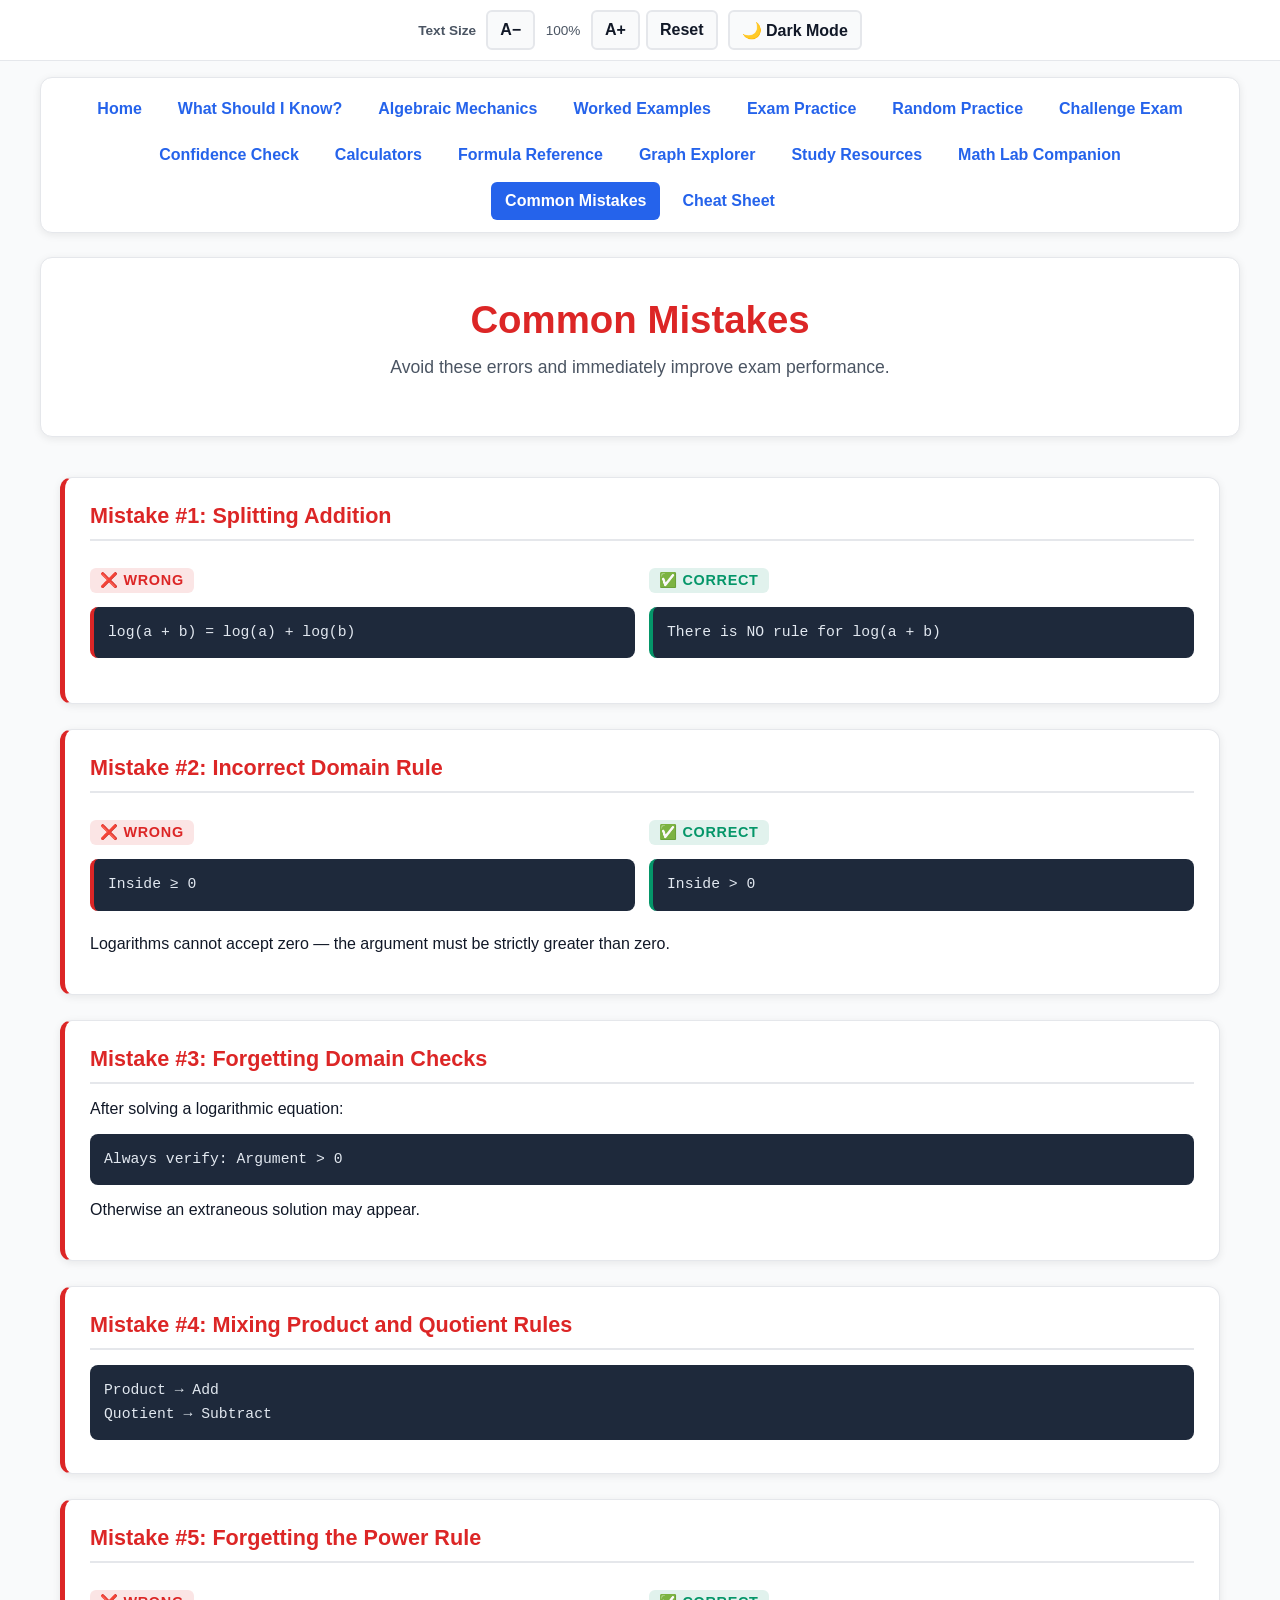
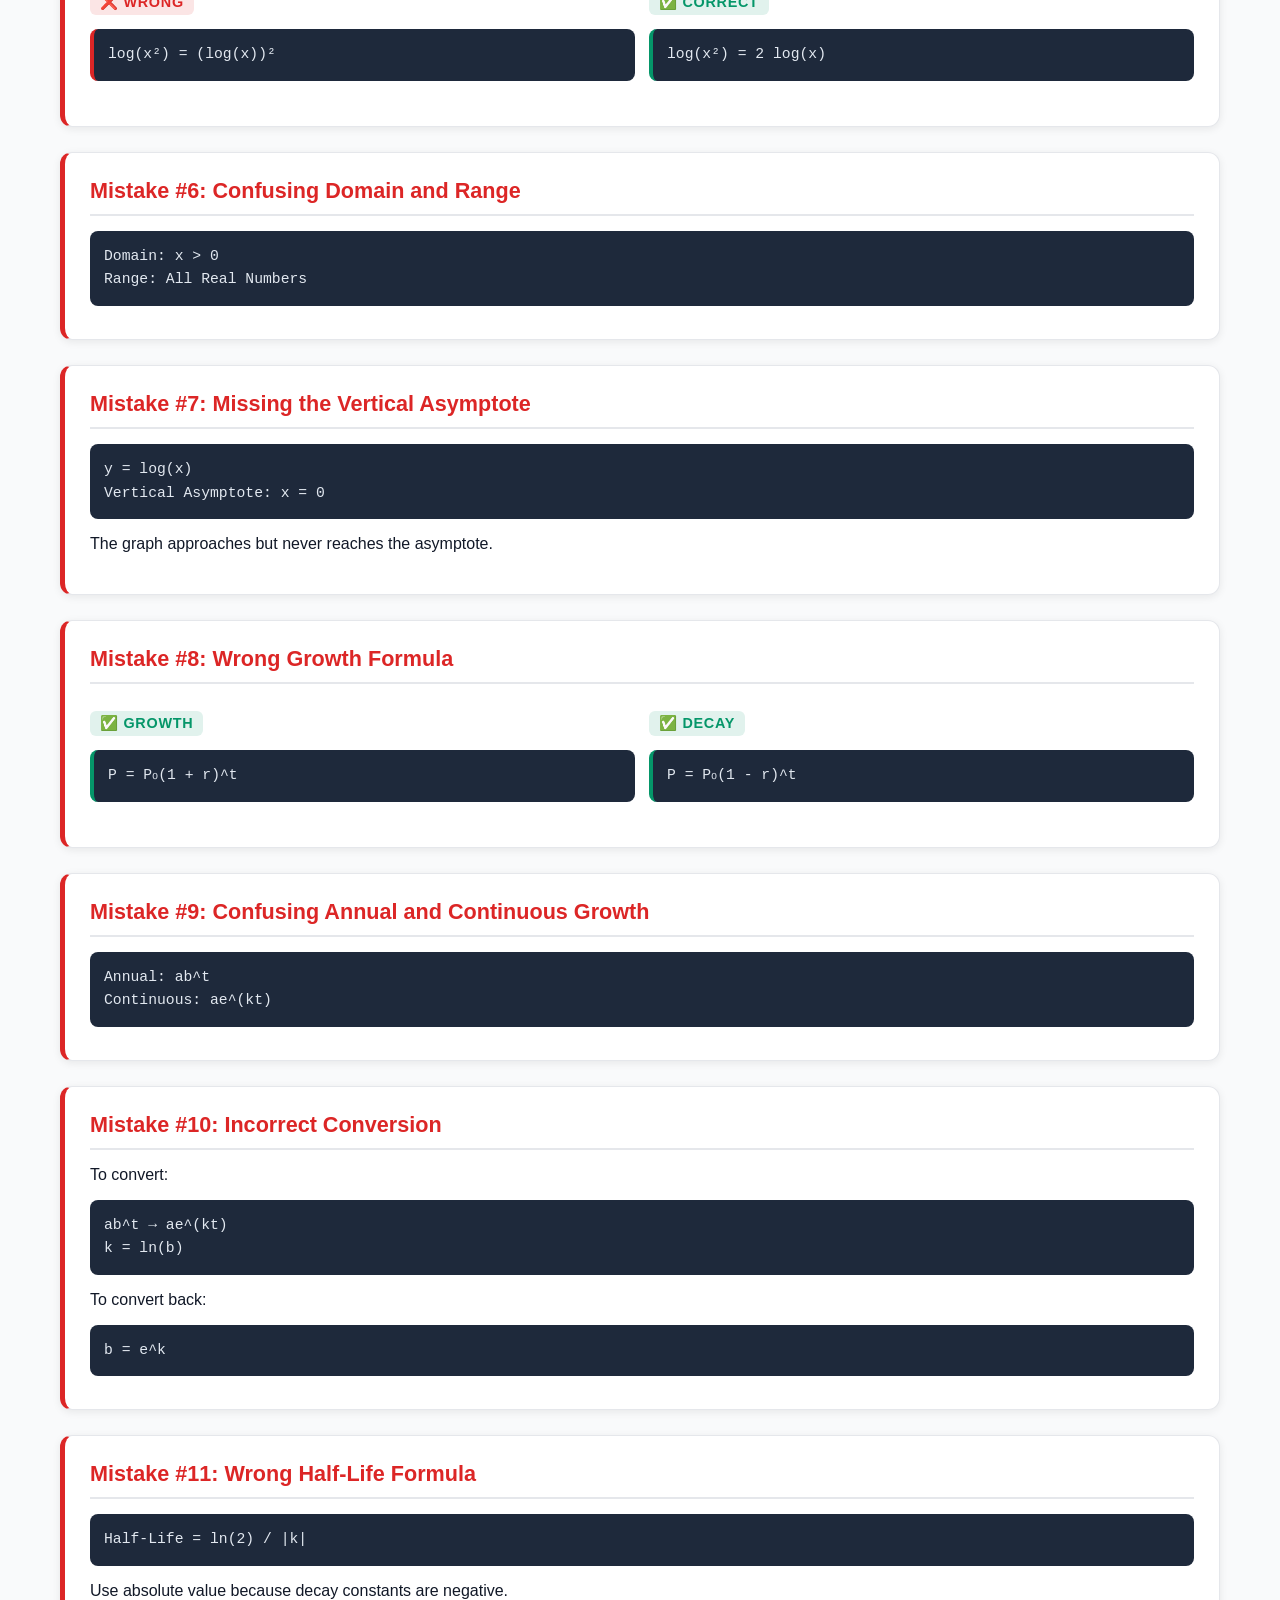
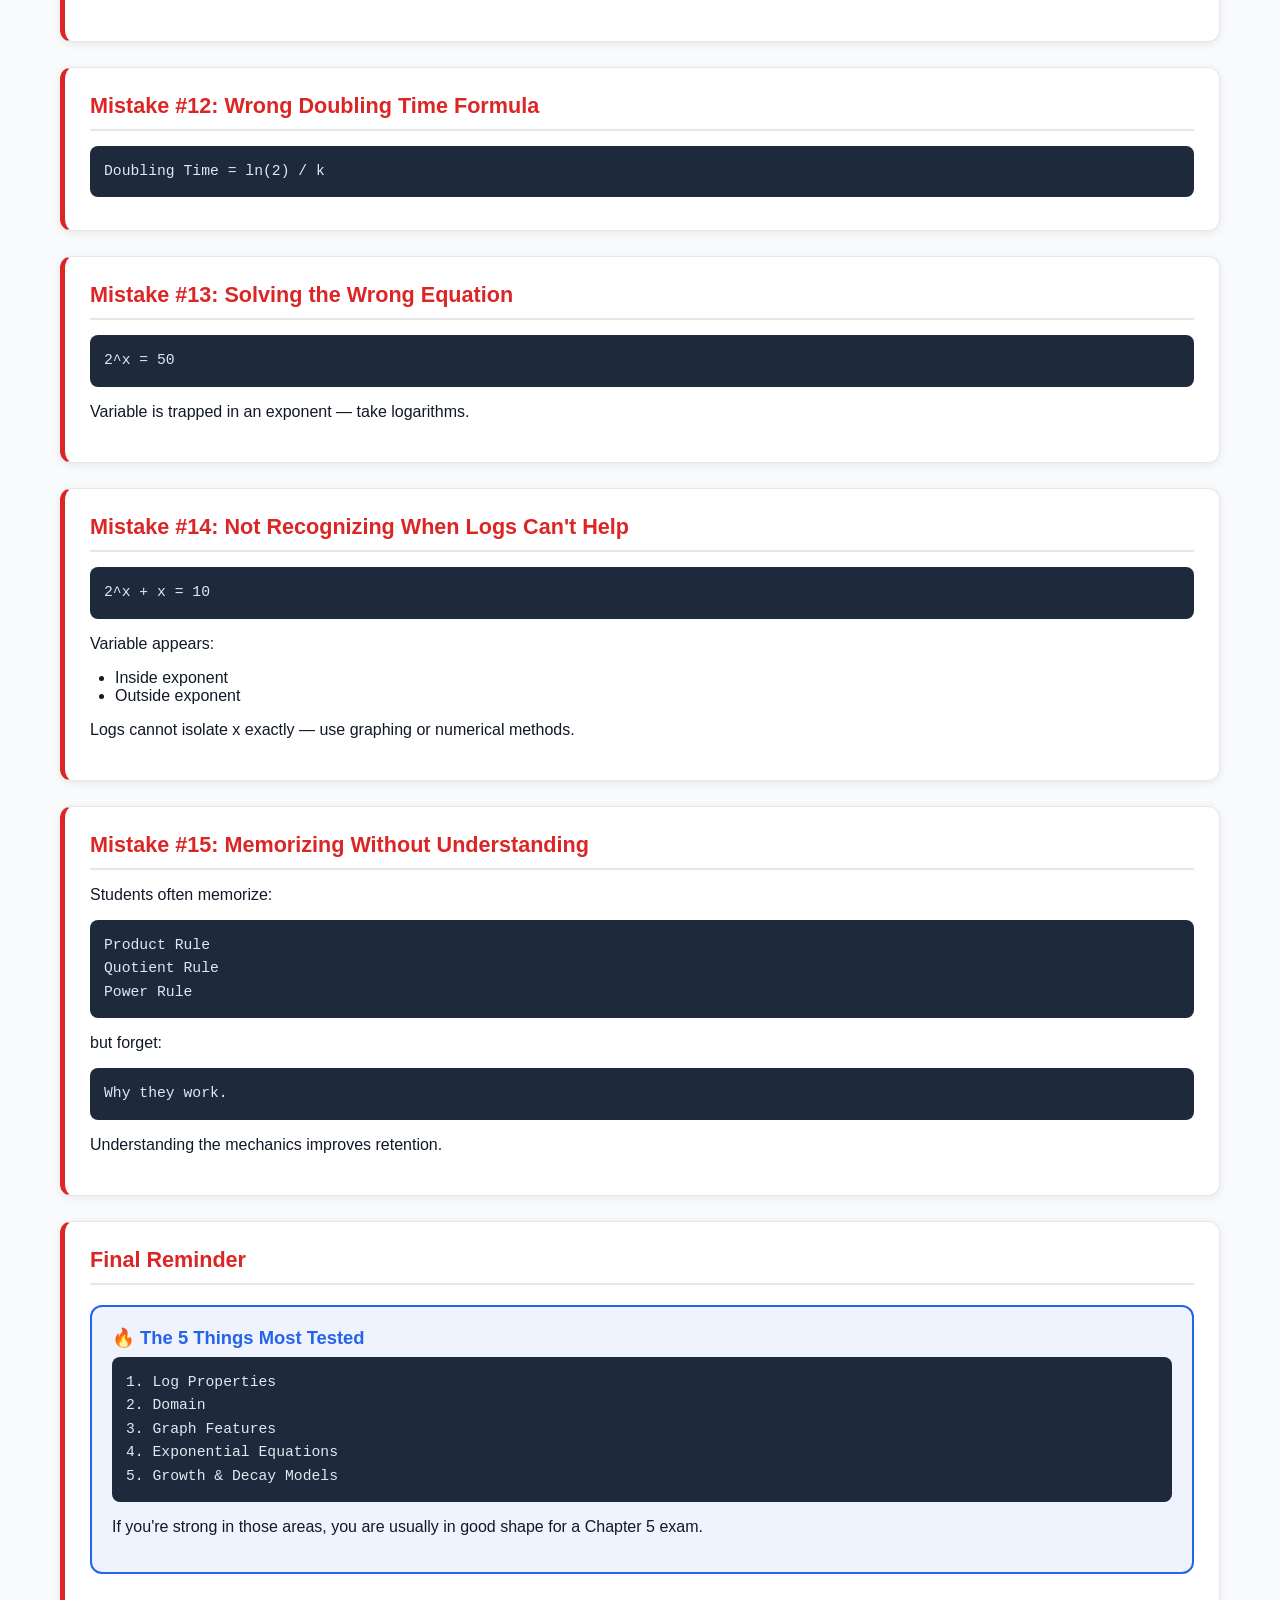
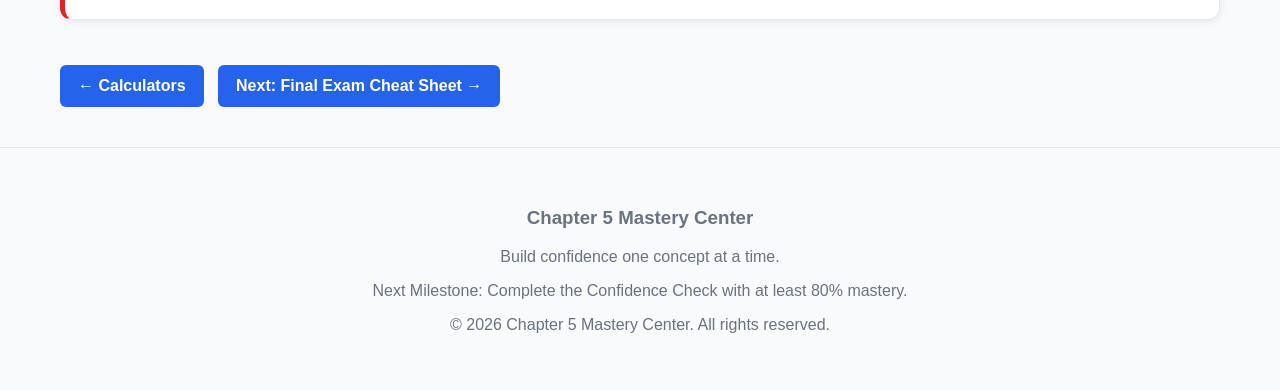
<file: common-mistakes.html>
<!DOCTYPE html>
<html lang="en">
<head>
<meta charset="UTF-8">
<meta name="viewport" content="width=device-width, initial-scale=1.0">

<title>Common Mistakes | Chapter 5 Mastery Center</title>

<meta name="description"
content="The most common errors students make with logarithms and exponential functions, with correct forms and explanations for each.">

<style>

:root{
    --primary:#2563eb;
    --secondary:#1d4ed8;
    --success:#059669;
    --danger:#dc2626;
    --light:#f8fafc;
    --border:#e5e7eb;
    --bg-body:#f9fafb;
    --bg-card:#ffffff;
    --text-main:#111827;
    --text-muted:#4b5563;
    --footer-text:#6b7280;
    --shadow:rgba(0,0,0,.08);
    --font-scale:1;
}

/* Dark Mode */
[data-theme="dark"]{
    --primary:#58a6ff;
    --secondary:#79b8ff;
    --success:#3fb950;
    --danger:#f87171;
    --light:#161b22;
    --border:#30363d;
    --bg-body:#0d1117;
    --bg-card:#161b22;
    --text-main:#f0f6fc;
    --text-muted:#8b949e;
    --footer-text:#8b949e;
    --shadow:rgba(0,0,0,.4);
}

*{
    box-sizing:border-box;
}

body{
    margin:0;
    font-family:Segoe UI, Arial, sans-serif;
    background:var(--bg-body);
    color:var(--text-main);
    transition:background .3s, color .3s;
}

/* ===== Skip Link ===== */
.skip-link{
    position:absolute;
    top:-60px;
    left:0;
    background:var(--primary);
    color:#fff;
    padding:10px 16px;
    z-index:1000;
    text-decoration:none;
    border-radius:0 0 8px 0;
    transition:top .2s;
}
.skip-link:focus{
    top:0;
}

.sr-only{
    position:absolute;
    width:1px;
    height:1px;
    padding:0;
    margin:-1px;
    overflow:hidden;
    clip:rect(0,0,0,0);
    white-space:nowrap;
    border:0;
}

/* ===== Accessibility Toolbar ===== */
.a11y-bar{
    display:flex;
    flex-wrap:wrap;
    align-items:center;
    justify-content:center;
    gap:10px;
    background:var(--bg-card);
    border-bottom:1px solid var(--border);
    padding:10px 16px;
    position:sticky;
    top:0;
    z-index:900;
}

.a11y-group{
    display:flex;
    align-items:center;
    gap:6px;
}

.a11y-label{
    font-size:.85rem;
    font-weight:600;
    color:var(--text-muted);
    margin-right:4px;
}

.a11y-btn{
    min-width:40px;
    min-height:40px;
    padding:8px 12px;
    font-size:1rem;
    font-weight:600;
    border:2px solid var(--border);
    border-radius:6px;
    background:var(--bg-body);
    color:var(--text-main);
    cursor:pointer;
    transition:background .2s, border-color .2s;
}

.a11y-btn:hover{
    border-color:var(--primary);
}

.a11y-btn:focus-visible{
    outline:3px solid var(--primary);
    outline-offset:2px;
}

.a11y-btn[aria-pressed="true"]{
    background:var(--primary);
    color:#fff;
    border-color:var(--primary);
}

.a11y-btn:disabled{
    opacity:.45;
    cursor:not-allowed;
}

#font-level-display{
    font-size:.85rem;
    color:var(--text-muted);
    min-width:44px;
    text-align:center;
}

/* ===== Hero ===== */
.hero{
    max-width:1200px;
    margin:24px auto 0;
    padding:40px 25px;
    background:var(--bg-card);
    border:1px solid var(--border);
    border-radius:12px;
    box-shadow:0 2px 8px var(--shadow);
    text-align:center;
}

.hero h1{
    margin:0;
    font-size:calc(2.4rem * var(--font-scale));
    color:var(--danger);
}

.hero p{
    font-size:calc(1.1rem * var(--font-scale));
    color:var(--text-muted);
    margin-top:15px;
}

/* ===== Navigation ===== */
.site-nav{
    max-width:1200px;
    margin:16px auto 0;
    padding:12px 20px;
    background:var(--bg-card);
    border:1px solid var(--border);
    border-radius:12px;
    box-shadow:0 2px 8px var(--shadow);
}

.site-nav ul{
    list-style:none;
    margin:0 auto;
    padding:0;
    display:flex;
    flex-wrap:wrap;
    gap:8px;
    justify-content:center;
}

.site-nav a{
    display:inline-block;
    padding:10px 14px;
    text-decoration:none;
    color:var(--primary);
    font-weight:600;
    border-radius:6px;
    font-size:calc(1rem * var(--font-scale));
}

.site-nav a:hover,
.site-nav a:focus-visible{
    background:var(--primary);
    color:#fff;
    outline:none;
}

.site-nav a[aria-current="page"]{
    background:var(--primary);
    color:#fff;
}

/* ===== Layout ===== */
.container{
    max-width:1200px;
    margin:auto;
    padding:40px 20px;
}

.panel{
    background:var(--bg-card);
    padding:25px;
    border-radius:12px;
    margin-bottom:25px;
    box-shadow:0 2px 8px var(--shadow);
    border:1px solid var(--border);
    border-left:5px solid var(--danger);
}

.panel h2{
    margin-top:0;
    font-size:calc(1.35rem * var(--font-scale));
    color:var(--danger);
    border-bottom:2px solid var(--border);
    padding-bottom:10px;
    margin-bottom:15px;
}

.panel h3{
    font-size:calc(1.15rem * var(--font-scale));
    color:var(--text-main);
    margin-top:20px;
    margin-bottom:8px;
}

.panel p,
.panel li{
    font-size:calc(1rem * var(--font-scale));
}

.panel ul{
    padding-left:25px;
}

/* ===== Wrong / Correct Labels ===== */
.label-wrong,
.label-correct{
    display:inline-flex;
    align-items:center;
    gap:6px;
    font-weight:700;
    font-size:calc(.9rem * var(--font-scale));
    text-transform:uppercase;
    letter-spacing:.05em;
    padding:4px 10px;
    border-radius:6px;
    margin:12px 0 6px;
}

.label-wrong{
    color:var(--danger);
    background:color-mix(in srgb, var(--danger) 12%, var(--bg-card));
}

.label-correct{
    color:var(--success);
    background:color-mix(in srgb, var(--success) 12%, var(--bg-card));
}

/* ===== Formula Blocks ===== */
.formula{
    background:#1e293b;
    color:#e2e8f0;
    padding:14px;
    border-radius:8px;
    font-family:'Courier New', monospace;
    font-size:calc(.92rem * var(--font-scale));
    line-height:1.6;
    overflow-x:auto;
    white-space:pre;
    margin:8px 0;
}

[data-theme="dark"] .formula{
    background:#0f172a;
    color:#e2e8f0;
}

.formula-wrong{
    border-left:4px solid var(--danger);
}

.formula-correct{
    border-left:4px solid var(--success);
}

/* ===== Side-by-side comparison ===== */
.compare{
    display:grid;
    grid-template-columns:repeat(auto-fit,minmax(max(260px,26vw),1fr));
    gap:14px;
    margin:12px 0;
}

/* ===== Reminder Box ===== */
.reminder{
    background:color-mix(in srgb, var(--primary) 8%, var(--bg-card));
    border:2px solid var(--primary);
    border-radius:12px;
    padding:20px;
    margin:20px 0;
}

.reminder h3{
    margin-top:0;
    color:var(--primary);
}

/* ===== Buttons ===== */
.btn{
    display:inline-block;
    margin-top:20px;
    margin-right:10px;
    padding:12px 18px;
    border:none;
    border-radius:6px;
    background:var(--primary);
    color:#fff;
    text-decoration:none;
    font-size:calc(1rem * var(--font-scale));
    font-weight:600;
    cursor:pointer;
}

.btn:hover,
.btn:focus-visible{
    background:var(--secondary);
}

.btn:focus-visible{
    outline:3px solid var(--primary);
    outline-offset:3px;
}

footer{
    text-align:center;
    padding:40px;
    color:var(--footer-text);
    border-top:1px solid var(--border);
}

@media (prefers-reduced-motion: reduce){
    *{
        transition:none !important;
        animation:none !important;
    }
}

@media print{
        .a11y-bar, .site-nav{ display:none; }
    body{ background:#fff; color:#000; }
    .panel{ box-shadow:none; border:1px solid #ccc; break-inside:avoid; }
    .formula{ background:#f0f0f0; color:#000; }
    .btn{ display:none; }
}

</style>
</head>

<body>

<a href="#main-content" class="skip-link">Skip to main content</a>

<!-- ===== Accessibility Toolbar ===== -->
<div class="a11y-bar" role="toolbar" aria-label="Display and accessibility settings">

    <div class="a11y-group" role="group" aria-label="Text size controls">
        <span class="a11y-label" id="font-label">Text Size</span>

        <button type="button" class="a11y-btn" id="font-decrease" aria-label="Decrease text size">A−</button>

        <span id="font-level-display" aria-live="polite" aria-describedby="font-label">100%</span>

        <button type="button" class="a11y-btn" id="font-increase" aria-label="Increase text size">A+</button>

        <button type="button" class="a11y-btn" id="font-reset" aria-label="Reset text size to 100 percent">Reset</button>
    </div>

    <div class="a11y-group">
        <button type="button" class="a11y-btn" id="theme-toggle" aria-pressed="false" aria-label="Toggle dark mode">🌙 Dark Mode</button>
    </div>

</div>

<!-- Top Ribbon -->
<div id="site-nav" class="site-nav" aria-label="Primary"></div>
<script src="nav.js"></script>

<header class="hero">

<h1>Common Mistakes</h1>

<p>Avoid these errors and immediately improve exam performance.</p>

</header>

<main class="container" id="main-content">

<!-- ===== Mistake 1 ===== -->
<section class="panel" aria-labelledby="mistake1-heading">

<h2 id="mistake1-heading">Mistake #1: Splitting Addition</h2>

<div class="compare">
    <div>
        <span class="label-wrong">❌ Wrong</span>
        <div class="formula formula-wrong">log(a + b) = log(a) + log(b)</div>
    </div>
    <div>
        <span class="label-correct">✅ Correct</span>
        <div class="formula formula-correct">There is NO rule for log(a + b)</div>
    </div>
</div>

</section>

<!-- ===== Mistake 2 ===== -->
<section class="panel" aria-labelledby="mistake2-heading">

<h2 id="mistake2-heading">Mistake #2: Incorrect Domain Rule</h2>

<div class="compare">
    <div>
        <span class="label-wrong">❌ Wrong</span>
        <div class="formula formula-wrong">Inside ≥ 0</div>
    </div>
    <div>
        <span class="label-correct">✅ Correct</span>
        <div class="formula formula-correct">Inside > 0</div>
    </div>
</div>

<p>Logarithms cannot accept zero — the argument must be strictly greater than zero.</p>

</section>

<!-- ===== Mistake 3 ===== -->
<section class="panel" aria-labelledby="mistake3-heading">

<h2 id="mistake3-heading">Mistake #3: Forgetting Domain Checks</h2>

<p>After solving a logarithmic equation:</p>
<div class="formula">Always verify: Argument > 0</div>
<p>Otherwise an extraneous solution may appear.</p>

</section>

<!-- ===== Mistake 4 ===== -->
<section class="panel" aria-labelledby="mistake4-heading">

<h2 id="mistake4-heading">Mistake #4: Mixing Product and Quotient Rules</h2>

<div class="formula">Product → Add
Quotient → Subtract</div>

</section>

<!-- ===== Mistake 5 ===== -->
<section class="panel" aria-labelledby="mistake5-heading">

<h2 id="mistake5-heading">Mistake #5: Forgetting the Power Rule</h2>

<div class="compare">
    <div>
        <span class="label-wrong">❌ Wrong</span>
        <div class="formula formula-wrong">log(x²) = (log(x))²</div>
    </div>
    <div>
        <span class="label-correct">✅ Correct</span>
        <div class="formula formula-correct">log(x²) = 2 log(x)</div>
    </div>
</div>

</section>

<!-- ===== Mistake 6 ===== -->
<section class="panel" aria-labelledby="mistake6-heading">

<h2 id="mistake6-heading">Mistake #6: Confusing Domain and Range</h2>

<div class="formula">Domain: x > 0
Range: All Real Numbers</div>

</section>

<!-- ===== Mistake 7 ===== -->
<section class="panel" aria-labelledby="mistake7-heading">

<h2 id="mistake7-heading">Mistake #7: Missing the Vertical Asymptote</h2>

<div class="formula">y = log(x)
Vertical Asymptote: x = 0</div>
<p>The graph approaches but never reaches the asymptote.</p>

</section>

<!-- ===== Mistake 8 ===== -->
<section class="panel" aria-labelledby="mistake8-heading">

<h2 id="mistake8-heading">Mistake #8: Wrong Growth Formula</h2>

<div class="compare">
    <div>
        <span class="label-correct">✅ Growth</span>
        <div class="formula formula-correct">P = P₀(1 + r)^t</div>
    </div>
    <div>
        <span class="label-correct">✅ Decay</span>
        <div class="formula formula-correct">P = P₀(1 - r)^t</div>
    </div>
</div>

</section>

<!-- ===== Mistake 9 ===== -->
<section class="panel" aria-labelledby="mistake9-heading">

<h2 id="mistake9-heading">Mistake #9: Confusing Annual and Continuous Growth</h2>

<div class="formula">Annual: ab^t
Continuous: ae^(kt)</div>

</section>

<!-- ===== Mistake 10 ===== -->
<section class="panel" aria-labelledby="mistake10-heading">

<h2 id="mistake10-heading">Mistake #10: Incorrect Conversion</h2>

<p>To convert:</p>
<div class="formula">ab^t → ae^(kt)
k = ln(b)</div>
<p>To convert back:</p>
<div class="formula">b = e^k</div>

</section>

<!-- ===== Mistake 11 ===== -->
<section class="panel" aria-labelledby="mistake11-heading">

<h2 id="mistake11-heading">Mistake #11: Wrong Half-Life Formula</h2>

<div class="formula">Half-Life = ln(2) / |k|</div>
<p>Use absolute value because decay constants are negative.</p>

</section>

<!-- ===== Mistake 12 ===== -->
<section class="panel" aria-labelledby="mistake12-heading">

<h2 id="mistake12-heading">Mistake #12: Wrong Doubling Time Formula</h2>

<div class="formula">Doubling Time = ln(2) / k</div>

</section>

<!-- ===== Mistake 13 ===== -->
<section class="panel" aria-labelledby="mistake13-heading">

<h2 id="mistake13-heading">Mistake #13: Solving the Wrong Equation</h2>

<div class="formula">2^x = 50</div>
<p>Variable is trapped in an exponent — take logarithms.</p>

</section>

<!-- ===== Mistake 14 ===== -->
<section class="panel" aria-labelledby="mistake14-heading">

<h2 id="mistake14-heading">Mistake #14: Not Recognizing When Logs Can't Help</h2>

<div class="formula">2^x + x = 10</div>
<p>Variable appears:</p>
<ul>
    <li>Inside exponent</li>
    <li>Outside exponent</li>
</ul>
<p>Logs cannot isolate x exactly — use graphing or numerical methods.</p>

</section>

<!-- ===== Mistake 15 ===== -->
<section class="panel" aria-labelledby="mistake15-heading">

<h2 id="mistake15-heading">Mistake #15: Memorizing Without Understanding</h2>

<p>Students often memorize:</p>
<div class="formula">Product Rule
Quotient Rule
Power Rule</div>
<p>but forget:</p>
<div class="formula">Why they work.</div>
<p>Understanding the mechanics improves retention.</p>

</section>

<!-- ===== Final Reminder ===== -->
<section class="panel" aria-labelledby="final-heading">

<h2 id="final-heading">Final Reminder</h2>

<div class="reminder">
    <h3>🔥 The 5 Things Most Tested</h3>
    <div class="formula">1. Log Properties
2. Domain
3. Graph Features
4. Exponential Equations
5. Growth & Decay Models</div>
    <p>If you're strong in those areas, you are usually in good shape for a Chapter 5 exam.</p>
</div>

</section>

<a class="btn" href="calculators.html">← Calculators</a>
<a class="btn" href="final-exam-cheat-sheet.html">Next: Final Exam Cheat Sheet →</a>

</main>

<script>
(function () {
    'use strict';
    // ---------- Copyright Year ----------
    var yearEl = document.getElementById('copyright-year');
    if (yearEl) {
    yearEl.textContent = new Date().getFullYear();
    }
    
    // ---------- Text Size Controls ----------
    var LEVELS = [0.75, 0.9, 1, 1.1, 1.25, 1.5, 1.75, 2];
    var MIN_INDEX = 0;
    var MAX_INDEX = LEVELS.length - 1;
    var DEFAULT_INDEX = 2;

    var STORE_KEY_SIZE  = 'ch5-font-scale-index';
    var STORE_KEY_THEME = 'ch5-theme';

    var btnIncrease = document.getElementById('font-increase');
    var btnDecrease = document.getElementById('font-decrease');
    var btnReset    = document.getElementById('font-reset');
    var display     = document.getElementById('font-level-display');
    var root        = document.documentElement;

    function clamp(n, lo, hi) {
        return Math.min(hi, Math.max(lo, n));
    }

    function getStoredIndex() {
        try {
            var raw = window.localStorage.getItem(STORE_KEY_SIZE);
            if (raw === null) { return DEFAULT_INDEX; }
            var n = parseInt(raw, 10);
            return isNaN(n) ? DEFAULT_INDEX : clamp(n, MIN_INDEX, MAX_INDEX);
        } catch (e) {
            return DEFAULT_INDEX;
        }
    }

    function applyScale(index, announce) {
        index = clamp(index, MIN_INDEX, MAX_INDEX);
        var scale = LEVELS[index];
        root.style.setProperty('--font-scale', String(scale));
        document.body.style.fontSize = (scale * 100) + '%';
        display.textContent = Math.round(scale * 100) + '%';
        btnDecrease.disabled = (index === MIN_INDEX);
        btnIncrease.disabled = (index === MAX_INDEX);
        btnDecrease.setAttribute('aria-disabled', String(index === MIN_INDEX));
        btnIncrease.setAttribute('aria-disabled', String(index === MAX_INDEX));
        try {
            window.localStorage.setItem(STORE_KEY_SIZE, String(index));
        } catch (e) { /* storage unavailable */ }
        if (announce) {
            display.textContent = Math.round(scale * 100) + '% text size';
        }
    }

    var currentIndex = getStoredIndex();
    applyScale(currentIndex, false);

    btnIncrease.addEventListener('click', function () {
        currentIndex = clamp(currentIndex + 1, MIN_INDEX, MAX_INDEX);
        applyScale(currentIndex, true);
    });

    btnDecrease.addEventListener('click', function () {
        currentIndex = clamp(currentIndex - 1, MIN_INDEX, MAX_INDEX);
        applyScale(currentIndex, true);
    });

    btnReset.addEventListener('click', function () {
        currentIndex = DEFAULT_INDEX;
        applyScale(currentIndex, true);
    });

    document.addEventListener('keydown', function (evt) {
        if (!(evt.ctrlKey || evt.metaKey)) { return; }
        if (evt.key === '+' || evt.key === '=') {
            evt.preventDefault();
            currentIndex = clamp(currentIndex + 1, MIN_INDEX, MAX_INDEX);
            applyScale(currentIndex, true);
        } else if (evt.key === '-' || evt.key === '_') {
            evt.preventDefault();
            currentIndex = clamp(currentIndex - 1, MIN_INDEX, MAX_INDEX);
            applyScale(currentIndex, true);
        } else if (evt.key === '0') {
            evt.preventDefault();
            currentIndex = DEFAULT_INDEX;
            applyScale(currentIndex, true);
        }
    });

    // ---------- Dark Mode Toggle ----------
    var themeToggle = document.getElementById('theme-toggle');

    function getPreferredTheme() {
        try {
            var stored = window.localStorage.getItem(STORE_KEY_THEME);
            if (stored === 'dark' || stored === 'light') { return stored; }
        } catch (e) { /* ignore */ }
        if (window.matchMedia && window.matchMedia('(prefers-color-scheme: dark)').matches) {
            return 'dark';
        }
        return 'light';
    }

    function applyTheme(theme, persist) {
        if (theme === 'dark') {
            root.setAttribute('data-theme', 'dark');
            themeToggle.setAttribute('aria-pressed', 'true');
            themeToggle.textContent = '☀️ Light Mode';
            themeToggle.setAttribute('aria-label', 'Switch to light mode');
        } else {
            root.removeAttribute('data-theme');
            themeToggle.setAttribute('aria-pressed', 'false');
            themeToggle.textContent = '🌙 Dark Mode';
            themeToggle.setAttribute('aria-label', 'Switch to dark mode');
        }
        if (persist) {
            try {
                window.localStorage.setItem(STORE_KEY_THEME, theme);
            } catch (e) { /* ignore */ }
        }
    }

    var currentTheme = getPreferredTheme();
    applyTheme(currentTheme, false);

    themeToggle.addEventListener('click', function () {
        currentTheme = (currentTheme === 'dark') ? 'light' : 'dark';
        applyTheme(currentTheme, true);
    });

    if (window.matchMedia) {
        var mq = window.matchMedia('(prefers-color-scheme: dark)');
        var onChange = function (e) {
            var stored = null;
            try { stored = window.localStorage.getItem(STORE_KEY_THEME); } catch (err) { stored = null; }
            if (stored !== 'dark' && stored !== 'light') {
                currentTheme = e.matches ? 'dark' : 'light';
                applyTheme(currentTheme, false);
            }
        };
        if (mq.addEventListener) {
            mq.addEventListener('change', onChange);
        } else if (mq.addListener) {
            mq.addListener(onChange);
        }
    }

})();
</script>

<footer>

<h3>Chapter 5 Mastery Center</h3>

<p>
Build confidence one concept at a time.
</p>

<p>
Next Milestone: Complete the Confidence Check with at least 80% mastery.
</p>

<p class="copyright">
&copy; <span id="copyright-year">2026</span> Chapter 5 Mastery Center. All rights reserved.
</p>

</footer>

</body>
</html>
</file>
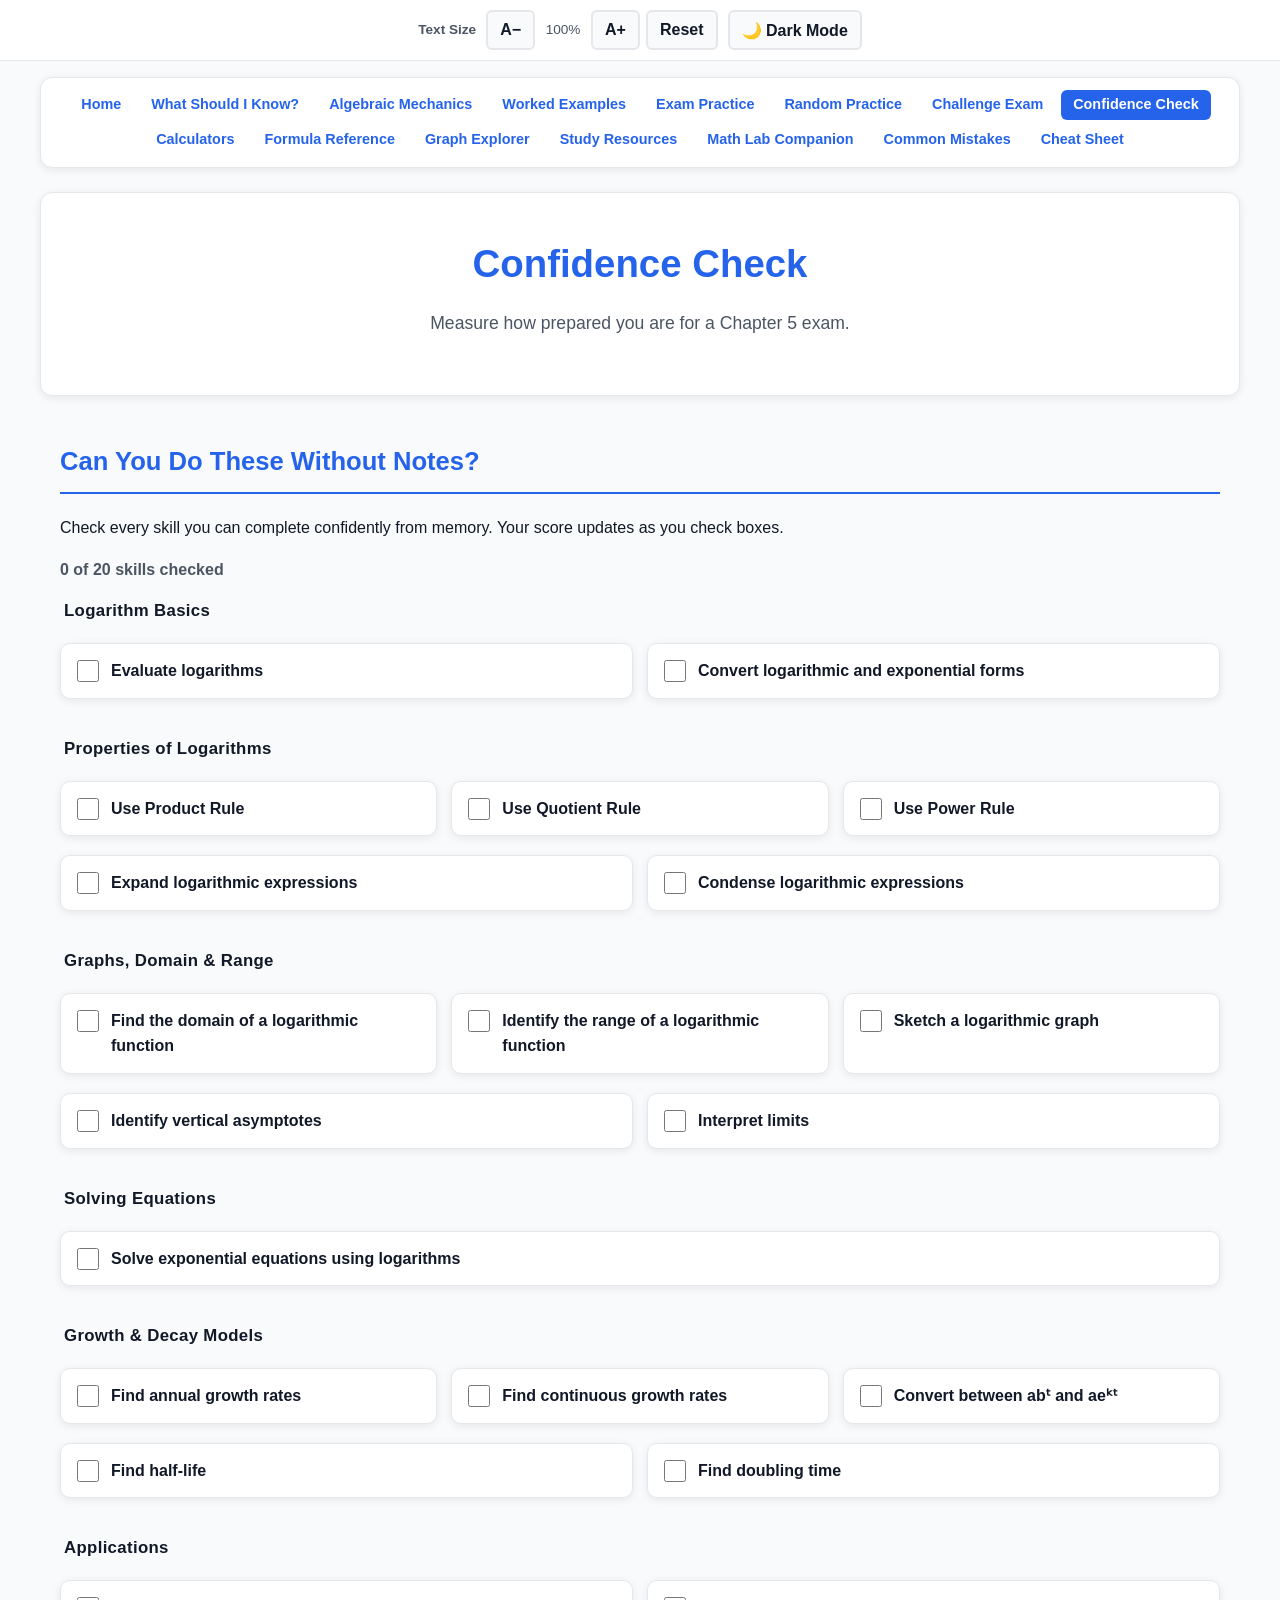
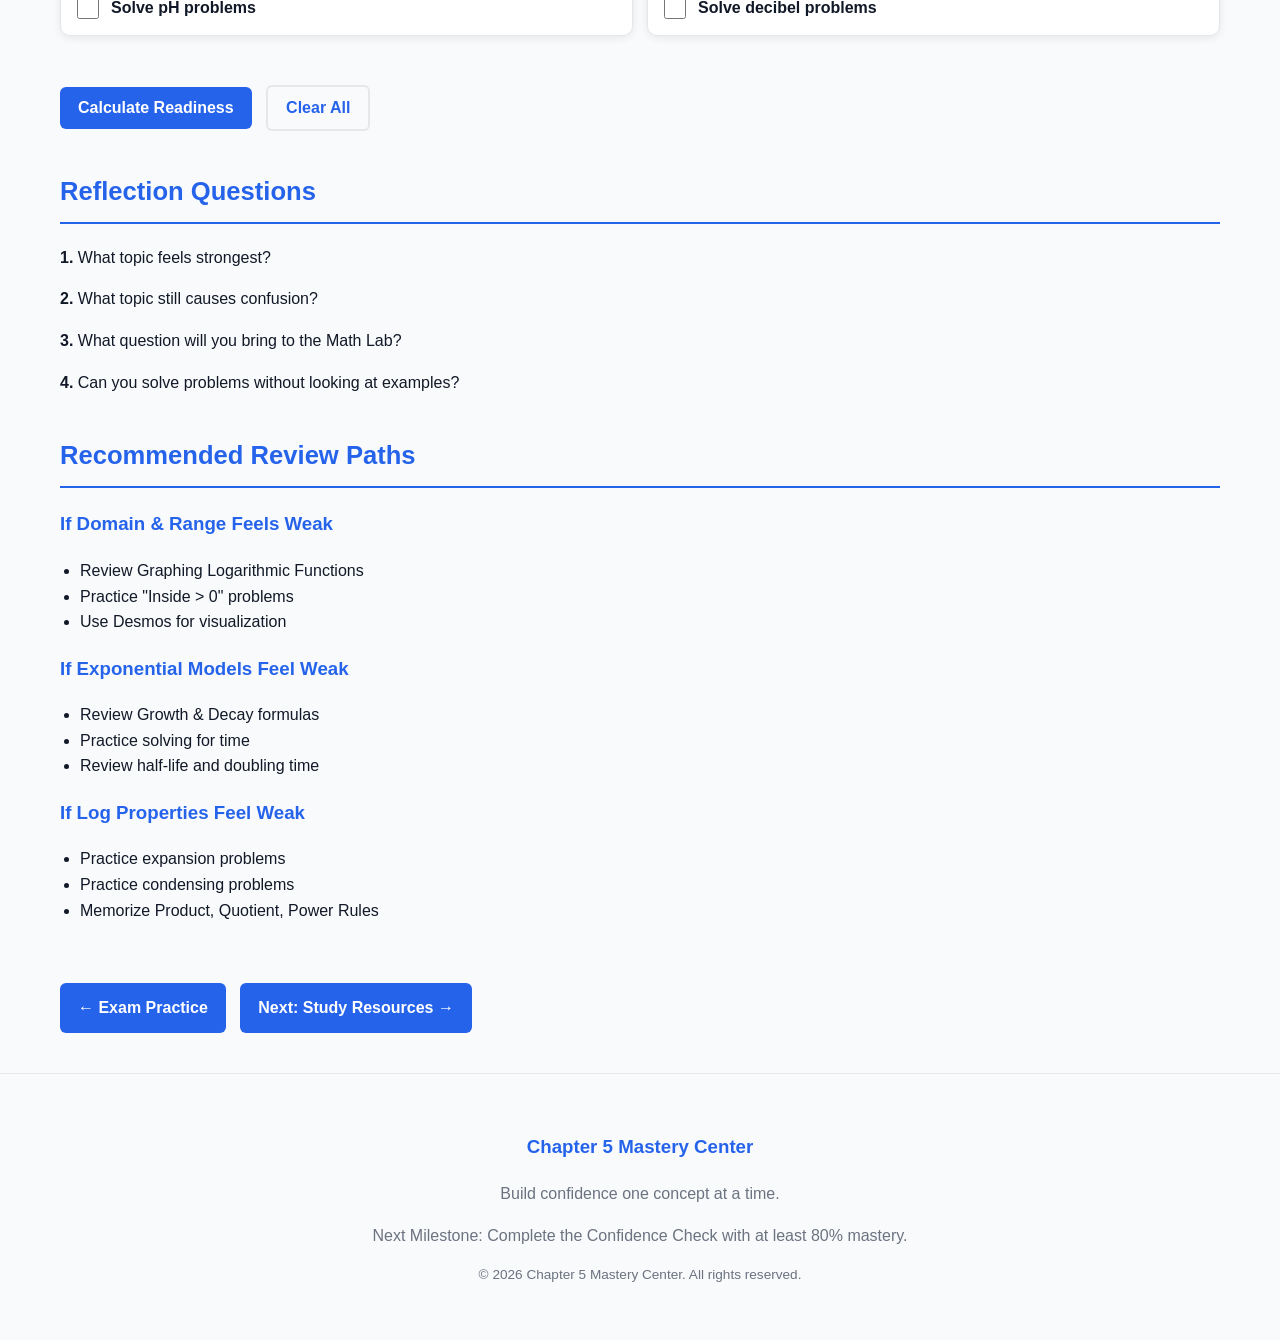
<file: confidence-check.html>
<!DOCTYPE html>
<html lang="en">
<head>
<meta charset="UTF-8">
<meta name="viewport" content="width=device-width, initial-scale=1.0">

<title>Confidence Check | Chapter 5 Mastery Center</title>

<meta name="description"
content="Measure how prepared you are for a Chapter 5 exam with a self-assessment of logarithm and exponential model skills.">

<link rel="stylesheet" href="styles.css">

<style>
/* ===== Confidence Check: page-specific styles ===== */
.skill-list{
    display:flex;
    flex-wrap:wrap;
    gap:14px;
    margin:0 0 24px;
}

.skill{
    flex:1 1 calc(33.333% - 10px);
    min-width:260px;
    max-width:100%;
    display:flex;
    align-items:flex-start;
    gap:12px;
    background:var(--bg-card);
    border:1px solid var(--border);
    border-radius:10px;
    padding:14px 16px;
    box-shadow:0 2px 8px var(--shadow);
    cursor:pointer;
    transition:border-color .2s, transform .2s;
}

.skill:hover{
    border-color:var(--primary);
    transform:translateY(-2px);
}

.skill input[type="checkbox"]{
    width:22px;
    height:22px;
    min-width:22px;
    margin:2px 0 0;
    accent-color:var(--primary);
    cursor:pointer;
}

.skill input[type="checkbox"]:focus-visible{
    outline:3px solid var(--primary);
    outline-offset:2px;
}

.skill.checked{
    border-color:var(--success);
    background:color-mix(in srgb, var(--success) 8%, var(--bg-card));
}

/* Section headers inside the checklist */
.skill-list .skill-group{
    flex:1 1 100%;
    margin:18px 0 4px;
    padding:0 4px;
    font-size:calc(1.05rem * var(--font-scale));
    color:var(--text-main);
    font-weight:700;
    letter-spacing:.02em;
}

.skill-list .skill-group:first-child{
    margin-top:0;
}

.skill-count{
    font-weight:600;
    color:var(--text-muted);
    margin-bottom:16px;
}

.btn{
    display:inline-block;
    margin-top:20px;
    margin-right:10px;
    padding:12px 18px;
    border:none;
    border-radius:6px;
    background:var(--primary);
    color:#fff;
    text-decoration:none;
    font-size:calc(1rem * var(--font-scale));
    font-weight:600;
    cursor:pointer;
}
.btn:hover, .btn:focus-visible{ background:var(--secondary); }
.btn:focus-visible{ outline:3px solid var(--primary); outline-offset:3px; }
.btn-secondary{ background:var(--bg-body); color:var(--primary); border:2px solid var(--border); }
.btn-secondary:hover, .btn-secondary:focus-visible{ background:var(--bg-card); border-color:var(--primary); color:var(--primary); }

#result{
    margin-top:25px;
    padding:20px;
    border-radius:12px;
    border:1px solid var(--border);
    display:none;
    font-size:calc(1rem * var(--font-scale));
}
#result h3{ margin-top:0; }
.ready{ background:color-mix(in srgb, var(--success) 15%, var(--bg-card)); border-color:var(--success); }
.improving{ background:#fef3c7; border-color:#d97706; color:#92400e; }
.review{ background:#fee2e2; border-color:#dc2626; color:#991b1b; }
[data-theme="dark"] .improving{ background:#3a2a08; color:#fcd34d; }
[data-theme="dark"] .review{ background:#3b1113; color:#fca5a5; }

/* Responsive */
@media (max-width:900px){
    .skill{ flex:1 1 calc(50% - 10px); }
}
@media (max-width:600px){
    .skill{ flex:1 1 100%; }
}
</style>
</head>

<body>

<a href="#main-content" class="skip-link">Skip to main content</a>

<!-- ===== Accessibility Toolbar ===== -->
<div class="a11y-bar" role="toolbar" aria-label="Display and accessibility settings">
    <div class="a11y-group" role="group" aria-label="Text size controls">
        <span class="a11y-label" id="font-label">Text Size</span>
        <button type="button" class="a11y-btn" id="font-decrease" aria-label="Decrease text size">A−</button>
        <span id="font-level-display" aria-live="polite" aria-describedby="font-label">100%</span>
        <button type="button" class="a11y-btn" id="font-increase" aria-label="Increase text size">A+</button>
        <button type="button" class="a11y-btn" id="font-reset" aria-label="Reset text size to 100 percent">Reset</button>
    </div>
    <div class="a11y-group">
        <button type="button" class="a11y-btn" id="theme-toggle" aria-pressed="false" aria-label="Toggle dark mode">🌙 Dark Mode</button>
    </div>
</div>

<!-- Top Ribbon -->
<div id="site-nav" class="site-nav" aria-label="Primary"></div>
<script src="nav.js"></script>

<header class="hero">
    <h1>Confidence Check</h1>
    <p>Measure how prepared you are for a Chapter 5 exam.</p>
</header>

<main class="container" id="main-content">

<section class="panel" aria-labelledby="skills-heading">
    <h2 id="skills-heading">Can You Do These Without Notes?</h2>
    <p>Check every skill you can complete confidently from memory. Your score updates as you check boxes.</p>
    <p class="skill-count" id="skill-count" aria-live="polite">0 of 20 skills checked</p>

    <form id="confidenceForm">
        <div class="skill-list">

            <h3 class="skill-group">Logarithm Basics</h3>
            <label class="skill"><input type="checkbox" name="skill"><span>Evaluate logarithms</span></label>
            <label class="skill"><input type="checkbox" name="skill"><span>Convert logarithmic and exponential forms</span></label>

            <h3 class="skill-group">Properties of Logarithms</h3>
            <label class="skill"><input type="checkbox" name="skill"><span>Use Product Rule</span></label>
            <label class="skill"><input type="checkbox" name="skill"><span>Use Quotient Rule</span></label>
            <label class="skill"><input type="checkbox" name="skill"><span>Use Power Rule</span></label>
            <label class="skill"><input type="checkbox" name="skill"><span>Expand logarithmic expressions</span></label>
            <label class="skill"><input type="checkbox" name="skill"><span>Condense logarithmic expressions</span></label>

            <h3 class="skill-group">Graphs, Domain &amp; Range</h3>
            <label class="skill"><input type="checkbox" name="skill"><span>Find the domain of a logarithmic function</span></label>
            <label class="skill"><input type="checkbox" name="skill"><span>Identify the range of a logarithmic function</span></label>
            <label class="skill"><input type="checkbox" name="skill"><span>Sketch a logarithmic graph</span></label>
            <label class="skill"><input type="checkbox" name="skill"><span>Identify vertical asymptotes</span></label>
            <label class="skill"><input type="checkbox" name="skill"><span>Interpret limits</span></label>

            <h3 class="skill-group">Solving Equations</h3>
            <label class="skill"><input type="checkbox" name="skill"><span>Solve exponential equations using logarithms</span></label>

            <h3 class="skill-group">Growth &amp; Decay Models</h3>
            <label class="skill"><input type="checkbox" name="skill"><span>Find annual growth rates</span></label>
            <label class="skill"><input type="checkbox" name="skill"><span>Find continuous growth rates</span></label>
            <label class="skill"><input type="checkbox" name="skill"><span>Convert between abᵗ and aeᵏᵗ</span></label>
            <label class="skill"><input type="checkbox" name="skill"><span>Find half-life</span></label>
            <label class="skill"><input type="checkbox" name="skill"><span>Find doubling time</span></label>

            <h3 class="skill-group">Applications</h3>
            <label class="skill"><input type="checkbox" name="skill"><span>Solve pH problems</span></label>
            <label class="skill"><input type="checkbox" name="skill"><span>Solve decibel problems</span></label>

        </div>

        <button type="button" class="btn" id="score-btn">Calculate Readiness</button>
        <button type="button" class="btn btn-secondary" id="clear-btn">Clear All</button>

        <div id="result" role="status"></div>
    </form>
</section>

<section class="panel" aria-labelledby="reflection-heading">
    <h2 id="reflection-heading">Reflection Questions</h2>
    <p><strong>1.</strong> What topic feels strongest?</p>
    <p><strong>2.</strong> What topic still causes confusion?</p>
    <p><strong>3.</strong> What question will you bring to the Math Lab?</p>
    <p><strong>4.</strong> Can you solve problems without looking at examples?</p>
</section>

<section class="panel" aria-labelledby="paths-heading">
    <h2 id="paths-heading">Recommended Review Paths</h2>
    <h3>If Domain &amp; Range Feels Weak</h3>
    <ul>
        <li>Review Graphing Logarithmic Functions</li>
        <li>Practice "Inside &gt; 0" problems</li>
        <li>Use Desmos for visualization</li>
    </ul>
    <h3>If Exponential Models Feel Weak</h3>
    <ul>
        <li>Review Growth &amp; Decay formulas</li>
        <li>Practice solving for time</li>
        <li>Review half-life and doubling time</li>
    </ul>
    <h3>If Log Properties Feel Weak</h3>
    <ul>
        <li>Practice expansion problems</li>
        <li>Practice condensing problems</li>
        <li>Memorize Product, Quotient, Power Rules</li>
    </ul>
</section>

<div style="margin-top:20px;">
    <a class="btn" href="exam-practice.html">← Exam Practice</a>
    <a class="btn" href="study-resources.html">Next: Study Resources →</a>
</div>

</main>

<script>
(function () {
    'use strict';

    // ---------- Text Size Controls ----------
    var LEVELS = [0.75, 0.9, 1, 1.1, 1.25, 1.5, 1.75, 2];
    var MIN_INDEX = 0;
    var MAX_INDEX = LEVELS.length - 1;
    var DEFAULT_INDEX = 2;

    var STORE_KEY_SIZE  = 'ch5-font-scale-index';
    var STORE_KEY_THEME = 'ch5-theme';

    var btnIncrease = document.getElementById('font-increase');
    var btnDecrease = document.getElementById('font-decrease');
    var btnReset    = document.getElementById('font-reset');
    var display     = document.getElementById('font-level-display');
    var root        = document.documentElement;

    function clamp(n, lo, hi) {
        return Math.min(hi, Math.max(lo, n));
    }

    function getStoredIndex() {
        try {
            var raw = window.localStorage.getItem(STORE_KEY_SIZE);
            if (raw === null) { return DEFAULT_INDEX; }
            var n = parseInt(raw, 10);
            return isNaN(n) ? DEFAULT_INDEX : clamp(n, MIN_INDEX, MAX_INDEX);
        } catch (e) {
            return DEFAULT_INDEX;
        }
    }

    function applyScale(index, announce) {
        index = clamp(index, MIN_INDEX, MAX_INDEX);
        var scale = LEVELS[index];
        root.style.setProperty('--font-scale', String(scale));
        document.body.style.fontSize = (scale * 100) + '%';
        display.textContent = Math.round(scale * 100) + '%';
        btnDecrease.disabled = (index === MIN_INDEX);
        btnIncrease.disabled = (index === MAX_INDEX);
        btnDecrease.setAttribute('aria-disabled', String(index === MIN_INDEX));
        btnIncrease.setAttribute('aria-disabled', String(index === MAX_INDEX));
        try {
            window.localStorage.setItem(STORE_KEY_SIZE, String(index));
        } catch (e) {}
        if (announce) {
            display.textContent = Math.round(scale * 100) + '% text size';
        }
    }

    var currentIndex = getStoredIndex();
    applyScale(currentIndex, false);

    btnIncrease.addEventListener('click', function () {
        currentIndex = clamp(currentIndex + 1, MIN_INDEX, MAX_INDEX);
        applyScale(currentIndex, true);
    });

    btnDecrease.addEventListener('click', function () {
        currentIndex = clamp(currentIndex - 1, MIN_INDEX, MAX_INDEX);
        applyScale(currentIndex, true);
    });

    btnReset.addEventListener('click', function () {
        currentIndex = DEFAULT_INDEX;
        applyScale(currentIndex, true);
    });

    document.addEventListener('keydown', function (evt) {
        if (!(evt.ctrlKey || evt.metaKey)) { return; }
        if (evt.key === '+' || evt.key === '=') {
            evt.preventDefault();
            currentIndex = clamp(currentIndex + 1, MIN_INDEX, MAX_INDEX);
            applyScale(currentIndex, true);
        } else if (evt.key === '-' || evt.key === '_') {
            evt.preventDefault();
            currentIndex = clamp(currentIndex - 1, MIN_INDEX, MAX_INDEX);
            applyScale(currentIndex, true);
        } else if (evt.key === '0') {
            evt.preventDefault();
            currentIndex = DEFAULT_INDEX;
            applyScale(currentIndex, true);
        }
    });

    // ---------- Dark Mode Toggle ----------
    var themeToggle = document.getElementById('theme-toggle');

    function getPreferredTheme() {
        try {
            var stored = window.localStorage.getItem(STORE_KEY_THEME);
            if (stored === 'dark' || stored === 'light') { return stored; }
        } catch (e) {}
        if (window.matchMedia && window.matchMedia('(prefers-color-scheme: dark)').matches) {
            return 'dark';
        }
        return 'light';
    }

    function applyTheme(theme, persist) {
        if (theme === 'dark') {
            root.setAttribute('data-theme', 'dark');
            themeToggle.setAttribute('aria-pressed', 'true');
            themeToggle.textContent = '☀️ Light Mode';
            themeToggle.setAttribute('aria-label', 'Switch to light mode');
        } else {
            root.removeAttribute('data-theme');
            themeToggle.setAttribute('aria-pressed', 'false');
            themeToggle.textContent = '🌙 Dark Mode';
            themeToggle.setAttribute('aria-label', 'Switch to dark mode');
        }
        if (persist) {
            try {
                window.localStorage.setItem(STORE_KEY_THEME, theme);
            } catch (e) {}
        }
    }

    var currentTheme = getPreferredTheme();
    applyTheme(currentTheme, false);

    themeToggle.addEventListener('click', function () {
        currentTheme = (currentTheme === 'dark') ? 'light' : 'dark';
        applyTheme(currentTheme, true);
    });

    if (window.matchMedia) {
        var mq = window.matchMedia('(prefers-color-scheme: dark)');
        var onChange = function (e) {
            var stored = null;
            try { stored = window.localStorage.getItem(STORE_KEY_THEME); } catch (err) { stored = null; }
            if (stored !== 'dark' && stored !== 'light') {
                currentTheme = e.matches ? 'dark' : 'light';
                applyTheme(currentTheme, false);
            }
        };
        if (mq.addEventListener) {
            mq.addEventListener('change', onChange);
        } else if (mq.addListener) {
            mq.addListener(onChange);
        }
    }

    // ---------- Confidence Check ----------
    var boxes = Array.prototype.slice.call(
        document.querySelectorAll('#confidenceForm input[type="checkbox"]')
    );
    var TOTAL = boxes.length;
    var countEl = document.getElementById('skill-count');
    var result  = document.getElementById('result');
    var scoreBtn = document.getElementById('score-btn');
    var clearBtn = document.getElementById('clear-btn');

    function refreshCount() {
        var checked = boxes.filter(function (b) { return b.checked; }).length;
        countEl.textContent = checked + ' of ' + TOTAL + ' skills checked';
        boxes.forEach(function (b) {
            b.closest('.skill').classList.toggle('checked', b.checked);
        });
    }

    boxes.forEach(function (b) {
        b.addEventListener('change', refreshCount);
    });

    scoreBtn.addEventListener('click', function () {
        var checks = boxes.filter(function (b) { return b.checked; }).length;
        result.style.display = 'block';

        if (checks >= 17) {
            result.className = 'ready';
            result.innerHTML =
                '<h3>🎉 Exam Ready</h3>' +
                '<p>Score: ' + checks + '/' + TOTAL + '</p>' +
                '<p>You appear comfortable with most Chapter 5 concepts. ' +
                'Focus on timed practice problems and exam review.</p>';
        } else if (checks >= 10) {
            result.className = 'improving';
            result.innerHTML =
                '<h3>📈 Building Confidence</h3>' +
                '<p>Score: ' + checks + '/' + TOTAL + '</p>' +
                '<p>You understand many concepts, but should review weaker ' +
                'areas before the exam.</p>';
        } else {
            result.className = 'review';
            result.innerHTML =
                '<h3>📚 More Review Needed</h3>' +
                '<p>Score: ' + checks + '/' + TOTAL + '</p>' +
                '<p>Return to Worked Examples and Exam Practice. Focus on ' +
                'understanding processes instead of memorizing answers.</p>';
        }
    });

    clearBtn.addEventListener('click', function () {
        boxes.forEach(function (b) { b.checked = false; });
        result.style.display = 'none';
        result.className = '';
        refreshCount();
    });

    refreshCount();

})();
</script>

<footer>
    <h3>Chapter 5 Mastery Center</h3>
    <p>Build confidence one concept at a time.</p>
    <p>Next Milestone: Complete the Confidence Check with at least 80% mastery.</p>
    <p class="copyright">&copy; <span id="copyright-year">2026</span> Chapter 5 Mastery Center. All rights reserved.</p>
</footer>

</body>
</html>
</file>
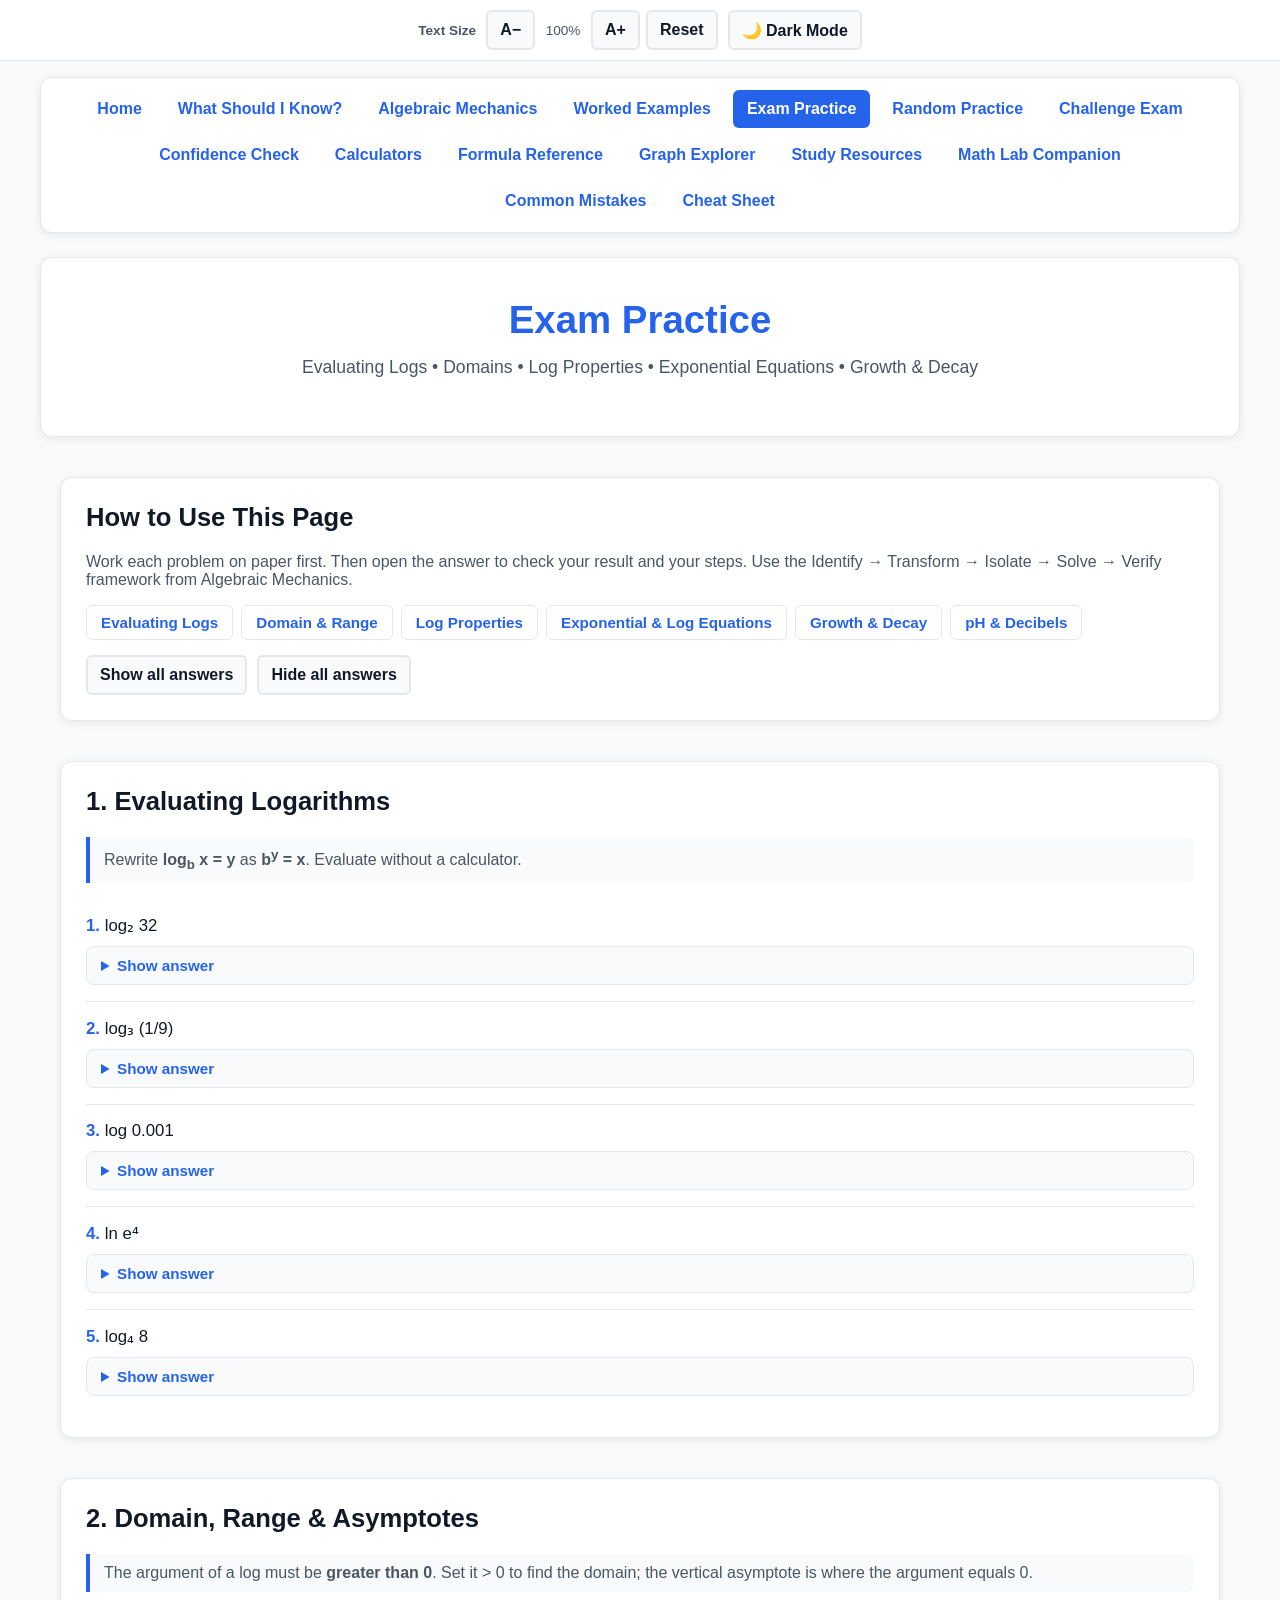
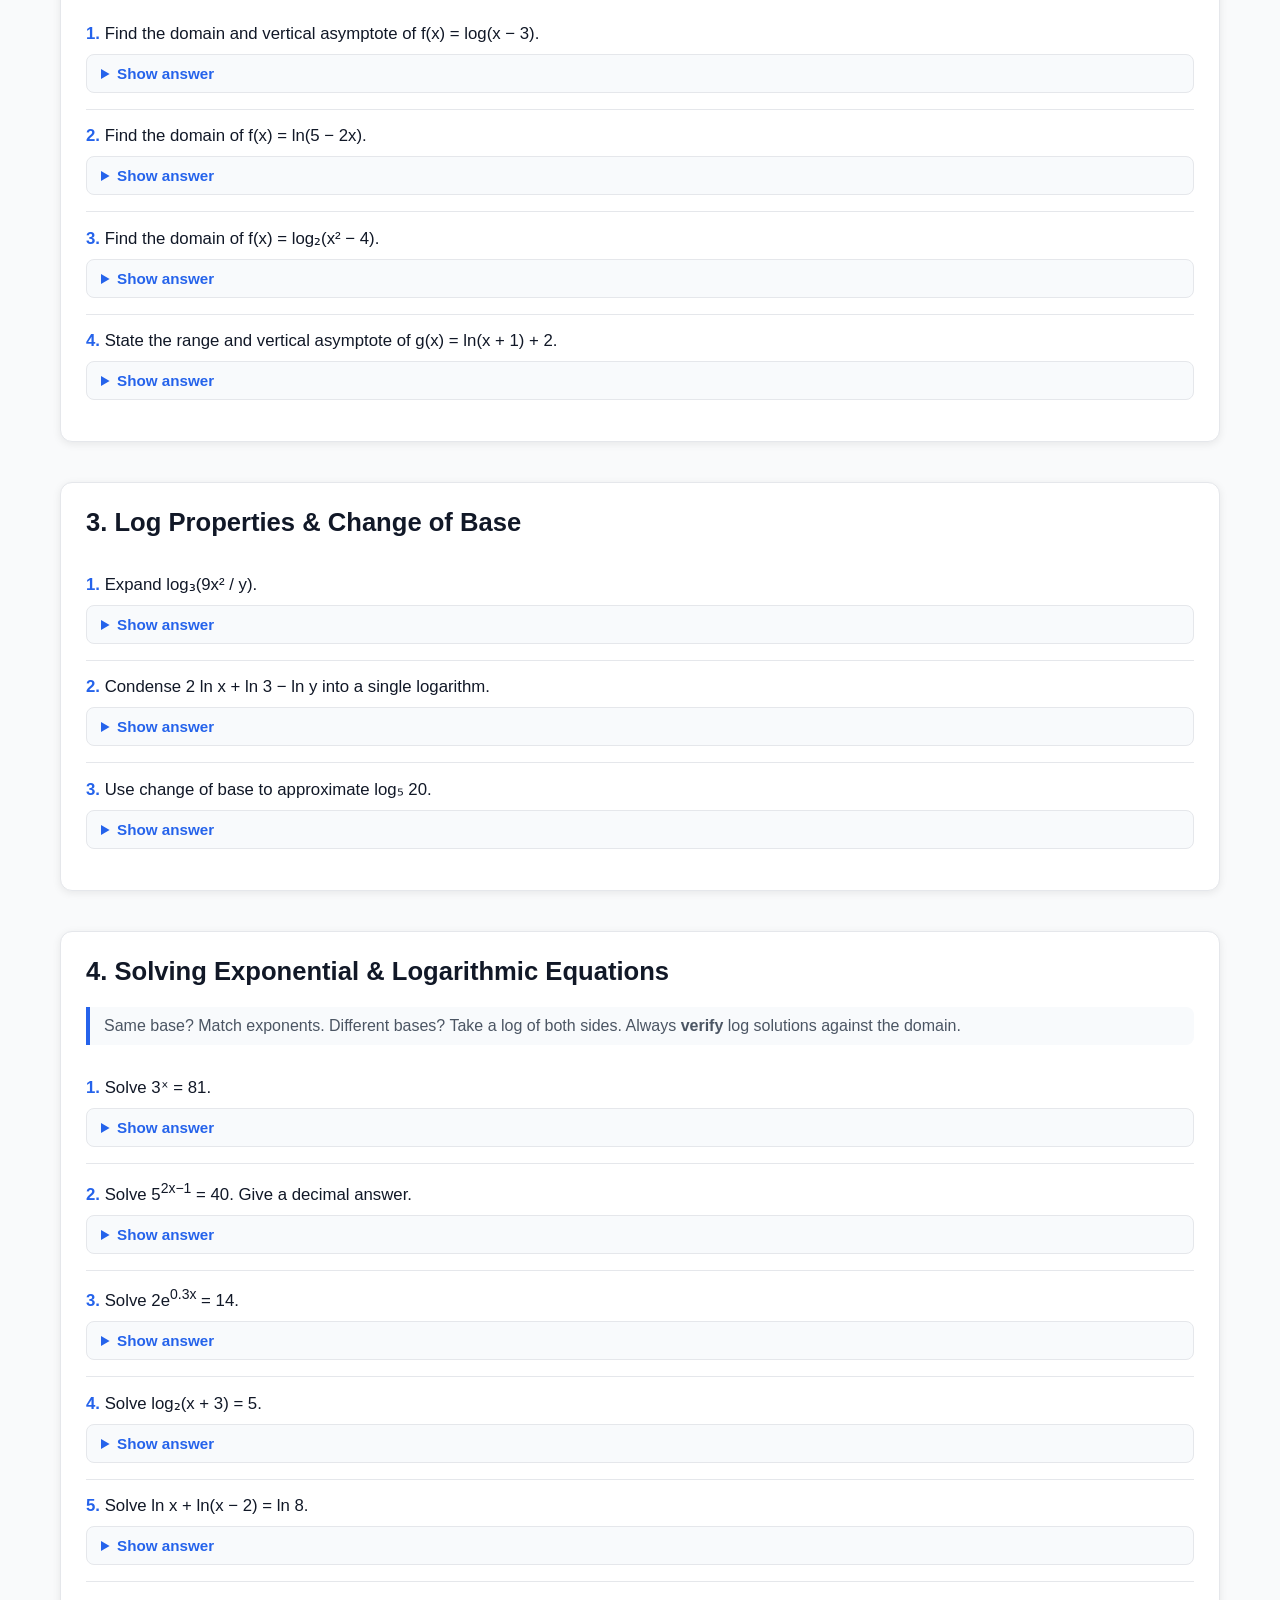
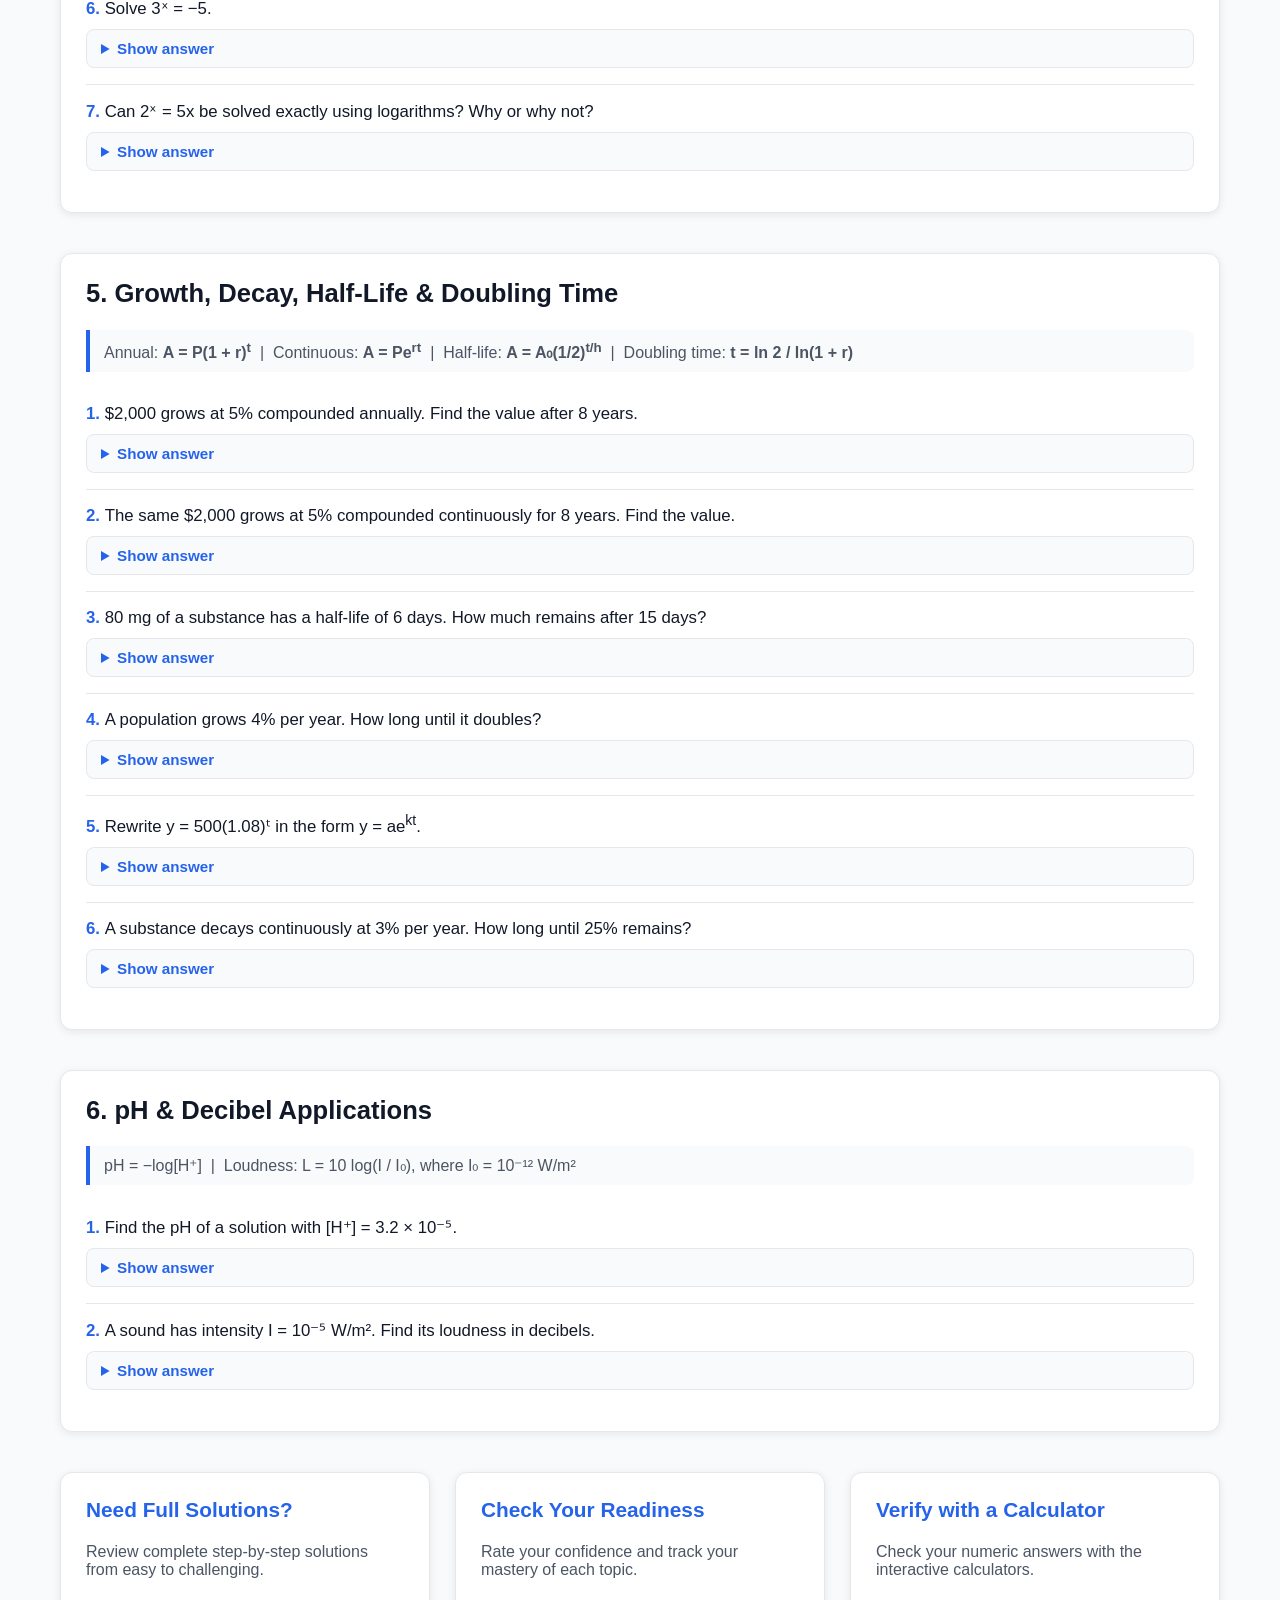
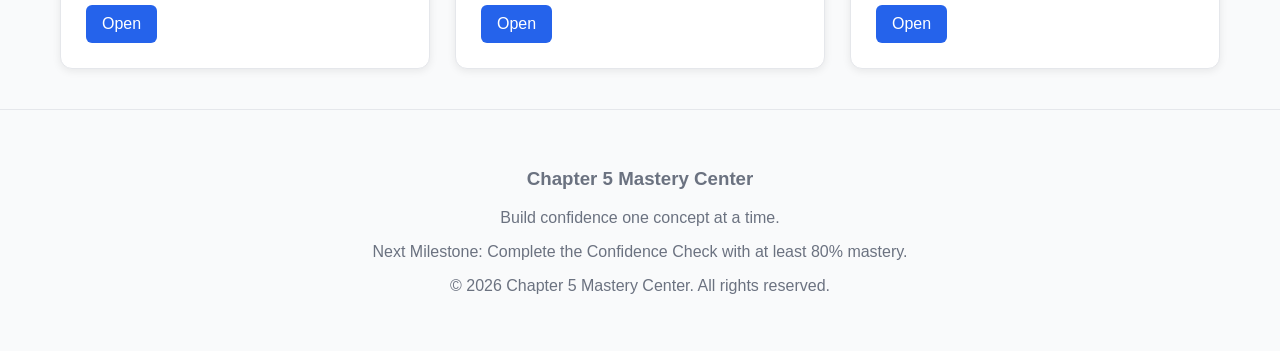
<file: exam-practice.html>
<!DOCTYPE html<>
<html lang="en">
<head>
<meta charset="UTF-8">
<meta name="viewport" content="width=device-width, initial-scale=1.0">

<title>Exam Practice | Chapter 5 Mastery Center</title>

<meta name="description"
content="Practice evaluating logarithms, finding domains, using log properties, solving exponential equations, and modeling growth and decay.">

<style>

:root{
    --primary:#2563eb;
    --secondary:#1d4ed8;
    --success:#059669;
    --light:#f8fafc;
    --border:#e5e7eb;
    --bg-body:#f9fafb;
    --bg-card:#ffffff;
    --text-main:#111827;
    --text-muted:#4b5563;
    --footer-text:#6b7280;
    --shadow:rgba(0,0,0,.08);
    --font-scale:1;
}

/* Dark Mode */
[data-theme="dark"]{
    --primary:#58a6ff;
    --secondary:#79b8ff;
    --success:#3fb950;
    --light:#161b22;
    --border:#30363d;
    --bg-body:#0d1117;
    --bg-card:#161b22;
    --text-main:#f0f6fc;
    --text-muted:#8b949e;
    --footer-text:#8b949e;
    --shadow:rgba(0,0,0,.4);
}

*{ box-sizing:border-box; }

body{
    margin:0;
    font-family:Segoe UI, Arial, sans-serif;
    background:var(--bg-body);
    color:var(--text-main);
    transition:background .3s, color .3s;
}

/* ===== Accessibility: Skip Link ===== */
.skip-link{
    position:absolute;
    top:-60px;
    left:0;
    background:var(--primary);
    color:#fff;
    padding:10px 16px;
    z-index:1000;
    text-decoration:none;
    border-radius:0 0 8px 0;
    transition:top .2s;
}
.skip-link:focus{ top:0; }

.sr-only{
    position:absolute;
    width:1px;
    height:1px;
    padding:0;
    margin:-1px;
    overflow:hidden;
    clip:rect(0,0,0,0);
    white-space:nowrap;
    border:0;
}

/* ===== Accessibility Toolbar ===== */
.a11y-bar{
    display:flex;
    flex-wrap:wrap;
    align-items:center;
    justify-content:center;
    gap:10px;
    background:var(--bg-card);
    border-bottom:1px solid var(--border);
    padding:10px 16px;
    position:sticky;
    top:0;
    z-index:900;
}

.a11y-group{ display:flex; align-items:center; gap:6px; }

.a11y-label{
    font-size:.85rem;
    font-weight:600;
    color:var(--text-muted);
    margin-right:4px;
}

.a11y-btn{
    min-width:40px;
    min-height:40px;
    padding:8px 12px;
    font-size:1rem;
    font-weight:600;
    border:2px solid var(--border);
    border-radius:6px;
    background:var(--bg-body);
    color:var(--text-main);
    cursor:pointer;
    transition:background .2s, border-color .2s;
}
.a11y-btn:hover{ border-color:var(--primary); }
.a11y-btn:focus-visible{ outline:3px solid var(--primary); outline-offset:2px; }
.a11y-btn[aria-pressed="true"]{
    background:var(--primary);
    color:#fff;
    border-color:var(--primary);
}
.a11y-btn:disabled{ opacity:.45; cursor:not-allowed; }

#font-level-display{
    font-size:.85rem;
    color:var(--text-muted);
    min-width:44px;
    text-align:center;
}

/* ===== Hero ===== */
.hero{
    max-width:1200px;
    margin:24px auto 0;
    padding:40px 25px;
    background:var(--bg-card);
    border:1px solid var(--border);
    border-radius:12px;
    box-shadow:0 2px 8px var(--shadow);
    text-align:center;
}
.hero h1{
    margin:0;
    font-size:calc(2.4rem * var(--font-scale));
    color:var(--primary);
}
.hero p{
    font-size:calc(1.1rem * var(--font-scale));
    color:var(--text-muted);
    margin-top:15px;
}

/* ===== Navigation ===== */
.site-nav{
    max-width:1200px;
    margin:16px auto 0;
    padding:12px 20px;
    background:var(--bg-card);
    border:1px solid var(--border);
    border-radius:12px;
    box-shadow:0 2px 8px var(--shadow);
}
.site-nav ul{
    list-style:none;
    margin:0 auto;
    padding:0;
    display:flex;
    flex-wrap:wrap;
    gap:8px;
    justify-content:center;
}
.site-nav a{
    display:inline-block;
    padding:10px 14px;
    text-decoration:none;
    color:var(--primary);
    font-weight:600;
    border-radius:6px;
    font-size:calc(1rem * var(--font-scale));
}
.site-nav a:hover,
.site-nav a:focus-visible{
    background:var(--primary);
    color:#fff;
    outline:none;
}
.site-nav a[aria-current="page"]{
    background:var(--primary);
    color:#fff;
}

/* ===== Layout ===== */
.container{
    max-width:1200px;
    margin:auto;
    padding:40px 20px;
}

.progress-box{
    background:var(--bg-card);
    padding:25px;
    border-radius:12px;
    margin-bottom:40px;
    box-shadow:0 2px 8px var(--shadow);
    border:1px solid var(--border);
}
.progress-box h2{
    margin-top:0;
    font-size:calc(1.6rem * var(--font-scale));
}
.progress-box p,
.progress-box li{
    font-size:calc(1rem * var(--font-scale));
}

.grid{
    display:grid;
    grid-template-columns:repeat(auto-fit,minmax(280px,1fr));
    gap:25px;
}

.card{
    background:var(--bg-card);
    border-radius:12px;
    padding:25px;
    box-shadow:0 2px 8px var(--shadow);
    transition:transform .25s, box-shadow .25s;
    border:1px solid var(--border);
}
.card:hover{
    transform:translateY(-4px);
    box-shadow:0 6px 16px var(--shadow);
}
.card h3{
    color:var(--primary);
    margin-top:0;
    font-size:calc(1.3rem * var(--font-scale));
}
.card p{
    color:var(--text-muted);
    font-size:calc(1rem * var(--font-scale));
}
.card a{
    display:inline-block;
    margin-top:10px;
    text-decoration:none;
    color:white;
    background:var(--primary);
    padding:10px 16px;
    border-radius:6px;
    font-size:calc(1rem * var(--font-scale));
}
.card a:hover,
.card a:focus-visible{ background:var(--secondary); }
.card a:focus-visible{ outline:3px solid var(--primary); outline-offset:3px; }

footer{
    text-align:center;
    padding:40px;
    color:var(--footer-text);
    border-top:1px solid var(--border);
}

ul{ padding-left:20px; }

/* ===== Exam Practice additions ===== */
.topic-links{
    list-style:none;
    padding:0;
    margin:15px 0 0;
    display:flex;
    flex-wrap:wrap;
    gap:8px;
}
.topic-links a{
    display:inline-block;
    padding:8px 14px;
    border:1px solid var(--border);
    border-radius:6px;
    color:var(--primary);
    text-decoration:none;
    font-weight:600;
    font-size:calc(.95rem * var(--font-scale));
}
.topic-links a:hover,
.topic-links a:focus-visible{
    background:var(--primary);
    color:#fff;
    outline:none;
}

.progress-box .lead{ color:var(--text-muted); }

.problems{
    list-style:none;
    padding:0;
    margin:0;
    counter-reset:q;
}
.problems > li{
    counter-increment:q;
    padding:16px 0;
    border-top:1px solid var(--border);
}
.problems > li:first-child{ border-top:0; }

.q-text::before{
    content:counter(q) ". ";
    font-weight:700;
    color:var(--primary);
}
.q-text{ font-size:calc(1.05rem * var(--font-scale)); }

details{
    margin-top:10px;
    border:1px solid var(--border);
    border-radius:8px;
    background:var(--light);
}
summary{
    cursor:pointer;
    padding:10px 14px;
    font-weight:600;
    color:var(--primary);
    font-size:calc(.95rem * var(--font-scale));
    border-radius:8px;
}
summary:focus-visible{ outline:3px solid var(--primary); outline-offset:2px; }
details[open] summary{ border-bottom:1px solid var(--border); }
.answer{
    padding:12px 14px;
    font-size:calc(1rem * var(--font-scale));
}
.answer strong{ color:var(--success); }
.answer p{ margin:4px 0; color:var(--text-main); }

.tip{
    border-left:4px solid var(--primary);
    background:var(--light);
    padding:10px 14px;
    border-radius:0 8px 8px 0;
    font-size:calc(1rem * var(--font-scale));
    color:var(--text-muted);
}

.toolbar-row{ display:flex; flex-wrap:wrap; gap:10px; margin-top:15px; }

/* Respect users who prefer reduced motion */
@media (prefers-reduced-motion: reduce){
    *{
        transition:none !important;
        animation:none !important;
    }
    .card:hover{ transform:none; }
}

/* Print styles */
@media print{
    .a11y-bar, .site-nav, .toolbar-row{ display:none; }
    body{ background:#fff; color:#000; }
    .card, .progress-box{ box-shadow:none; border:1px solid #ccc; }
}

</style>
</head>

<body>

<a href="#main-content" class="skip-link">Skip to main content</a>

<!-- ===== Accessibility Toolbar ===== -->
<div class="a11y-bar" role="toolbar" aria-label="Display and accessibility settings">

    <div class="a11y-group" role="group" aria-label="Text size controls">
        <span class="a11y-label" id="font-label">Text Size</span>

        <button type="button"
                class="a11y-btn"
                id="font-decrease"
                aria-label="Decrease text size">A−</button>

        <span id="font-level-display"
              aria-live="polite"
              aria-describedby="font-label">100%</span>

        <button type="button"
                class="a11y-btn"
                id="font-increase"
                aria-label="Increase text size">A+</button>

        <button type="button"
                class="a11y-btn"
                id="font-reset"
                aria-label="Reset text size to 100 percent">Reset</button>
    </div>

    <div class="a11y-group">
        <button type="button"
                class="a11y-btn"
                id="theme-toggle"
                aria-pressed="false"
                aria-label="Toggle dark mode">🌙 Dark Mode</button>
    </div>

</div>

<!-- Top Ribbon -->
<div id="site-nav" class="site-nav" aria-label="Primary"></div>
<script src="nav.js"></script>

<header class="hero">

<h1>Exam Practice</h1>

<p>
Evaluating Logs • Domains • Log Properties • Exponential Equations • Growth &amp; Decay
</p>

</header>

<main class="container" id="main-content">

<section class="progress-box" aria-labelledby="how-heading">

<h2 id="how-heading">How to Use This Page</h2>

<p class="lead">
Work each problem on paper first. Then open the answer to check your result and your steps. Use the Identify → Transform → Isolate → Solve → Verify framework from Algebraic Mechanics.
</p>

<ul class="topic-links" aria-label="Jump to a practice section">
    <li><a href="#evaluating">Evaluating Logs</a></li>
    <li><a href="#domain">Domain &amp; Range</a></li>
    <li><a href="#properties">Log Properties</a></li>
    <li><a href="#solving">Exponential &amp; Log Equations</a></li>
    <li><a href="#modeling">Growth &amp; Decay</a></li>
    <li><a href="#applications">pH &amp; Decibels</a></li>
</ul>

<div class="toolbar-row">
    <button type="button" class="a11y-btn" id="show-all">Show all answers</button>
    <button type="button" class="a11y-btn" id="hide-all">Hide all answers</button>
</div>

</section>

<section class="progress-box" id="evaluating" aria-labelledby="evaluating-h">
<h2 id="evaluating-h">1. Evaluating Logarithms</h2>
<p class="tip">Rewrite <strong>log<sub>b</sub> x = y</strong> as <strong>b<sup>y</sup> = x</strong>. Evaluate without a calculator.</p>
<ol class="problems">
<li><span class="q-text">log₂ 32</span>
<details><summary>Show answer</summary><div class="answer"><p><strong>5</strong> — because 2⁵ = 32.</p></div></details></li>
<li><span class="q-text">log₃ (1/9)</span>
<details><summary>Show answer</summary><div class="answer"><p><strong>−2</strong> — because 3⁻² = 1/9.</p></div></details></li>
<li><span class="q-text">log 0.001</span>
<details><summary>Show answer</summary><div class="answer"><p><strong>−3</strong> — common log has base 10, and 10⁻³ = 0.001.</p></div></details></li>
<li><span class="q-text">ln e⁴</span>
<details><summary>Show answer</summary><div class="answer"><p><strong>4</strong> — ln and eˣ are inverses.</p></div></details></li>
<li><span class="q-text">log₄ 8</span>
<details><summary>Show answer</summary><div class="answer"><p>4ˣ = 8 → 2²ˣ = 2³ → 2x = 3, so <strong>x = 3/2</strong>.</p></div></details></li>
</ol>
</section>

<section class="progress-box" id="domain" aria-labelledby="domain-h">
<h2 id="domain-h">2. Domain, Range &amp; Asymptotes</h2>
<p class="tip">The argument of a log must be <strong>greater than 0</strong>. Set it &gt; 0 to find the domain; the vertical asymptote is where the argument equals 0.</p>
<ol class="problems">
<li><span class="q-text">Find the domain and vertical asymptote of f(x) = log(x − 3).</span>
<details><summary>Show answer</summary><div class="answer"><p>x − 3 &gt; 0 → <strong>domain: (3, ∞)</strong>; <strong>vertical asymptote: x = 3</strong>.</p></div></details></li>
<li><span class="q-text">Find the domain of f(x) = ln(5 − 2x).</span>
<details><summary>Show answer</summary><div class="answer"><p>5 − 2x &gt; 0 → x &lt; 5/2. <strong>Domain: (−∞, 5/2)</strong>. Note the inequality flips when dividing by −2.</p></div></details></li>
<li><span class="q-text">Find the domain of f(x) = log₂(x² − 4).</span>
<details><summary>Show answer</summary><div class="answer"><p>x² &gt; 4 → <strong>x &lt; −2 or x &gt; 2</strong>, i.e. (−∞, −2) ∪ (2, ∞).</p></div></details></li>
<li><span class="q-text">State the range and vertical asymptote of g(x) = ln(x + 1) + 2.</span>
<details><summary>Show answer</summary><div class="answer"><p><strong>Range: all real numbers.</strong> Vertical asymptote: <strong>x = −1</strong>. The +2 shifts the graph up but does not move the asymptote.</p></div></details></li>
</ol>
</section>

<section class="progress-box" id="properties" aria-labelledby="properties-h">
<h2 id="properties-h">3. Log Properties &amp; Change of Base</h2>
<ol class="problems">
<li><span class="q-text">Expand log₃(9x² / y).</span>
<details><summary>Show answer</summary><div class="answer"><p>log₃ 9 + 2 log₃ x − log₃ y = <strong>2 + 2 log₃ x − log₃ y</strong>.</p></div></details></li>
<li><span class="q-text">Condense 2 ln x + ln 3 − ln y into a single logarithm.</span>
<details><summary>Show answer</summary><div class="answer"><p>ln x² + ln 3 − ln y = <strong>ln(3x² / y)</strong>.</p></div></details></li>
<li><span class="q-text">Use change of base to approximate log₅ 20.</span>
<details><summary>Show answer</summary><div class="answer"><p>ln 20 / ln 5 ≈ 2.9957 / 1.6094 ≈ <strong>1.861</strong>.</p></div></details></li>
</ol>
</section>

<section class="progress-box" id="solving" aria-labelledby="solving-h">
<h2 id="solving-h">4. Solving Exponential &amp; Logarithmic Equations</h2>
<p class="tip">Same base? Match exponents. Different bases? Take a log of both sides. Always <strong>verify</strong> log solutions against the domain.</p>
<ol class="problems">
<li><span class="q-text">Solve 3ˣ = 81.</span>
<details><summary>Show answer</summary><div class="answer"><p>81 = 3⁴, so <strong>x = 4</strong>.</p></div></details></li>
<li><span class="q-text">Solve 5<sup>2x−1</sup> = 40. Give a decimal answer.</span>
<details><summary>Show answer</summary><div class="answer"><p>(2x − 1) ln 5 = ln 40 → 2x − 1 ≈ 2.292 → 2x ≈ 3.292 → <strong>x ≈ 1.646</strong>.</p></div></details></li>
<li><span class="q-text">Solve 2e<sup>0.3x</sup> = 14.</span>
<details><summary>Show answer</summary><div class="answer"><p>e<sup>0.3x</sup> = 7 → 0.3x = ln 7 → x = ln 7 / 0.3 ≈ <strong>6.486</strong>.</p></div></details></li>
<li><span class="q-text">Solve log₂(x + 3) = 5.</span>
<details><summary>Show answer</summary><div class="answer"><p>x + 3 = 2⁵ = 32 → <strong>x = 29</strong>. Check: 29 + 3 &gt; 0 ✓.</p></div></details></li>
<li><span class="q-text">Solve ln x + ln(x − 2) = ln 8.</span>
<details><summary>Show answer</summary><div class="answer"><p>x(x − 2) = 8 → x² − 2x − 8 = 0 → x = 4 or x = −2. Since x must be greater than 2, reject −2. <strong>x = 4</strong>.</p></div></details></li>
<li><span class="q-text">Solve 3ˣ = −5.</span>
<details><summary>Show answer</summary><div class="answer"><p><strong>No solution.</strong> 3ˣ is always positive, and the log of a negative number is undefined.</p></div></details></li>
<li><span class="q-text">Can 2ˣ = 5x be solved exactly using logarithms? Why or why not?</span>
<details><summary>Show answer</summary><div class="answer"><p><strong>No.</strong> The variable appears both as an exponent and as a base term, so logs cannot isolate it. Use a graph or numerical method (find where the two graphs intersect).</p></div></details></li>
</ol>
</section>

<section class="progress-box" id="modeling" aria-labelledby="modeling-h">
<h2 id="modeling-h">5. Growth, Decay, Half-Life &amp; Doubling Time</h2>
<p class="tip">Annual: <strong>A = P(1 + r)<sup>t</sup></strong> &nbsp;|&nbsp; Continuous: <strong>A = Pe<sup>rt</sup></strong> &nbsp;|&nbsp; Half-life: <strong>A = A₀(1/2)<sup>t/h</sup></strong> &nbsp;|&nbsp; Doubling time: <strong>t = ln 2 / ln(1 + r)</strong></p>
<ol class="problems">
<li><span class="q-text">$2,000 grows at 5% compounded annually. Find the value after 8 years.</span>
<details><summary>Show answer</summary><div class="answer"><p>2000(1.05)⁸ ≈ <strong>$2,954.91</strong>.</p></div></details></li>
<li><span class="q-text">The same $2,000 grows at 5% compounded continuously for 8 years. Find the value.</span>
<details><summary>Show answer</summary><div class="answer"><p>2000e<sup>0.05·8</sup> = 2000e<sup>0.4</sup> ≈ <strong>$2,983.65</strong>.</p></div></details></li>
<li><span class="q-text">80 mg of a substance has a half-life of 6 days. How much remains after 15 days?</span>
<details><summary>Show answer</summary><div class="answer"><p>80(1/2)<sup>15/6</sup> = 80(0.5)<sup>2.5</sup> ≈ <strong>14.14 mg</strong>.</p></div></details></li>
<li><span class="q-text">A population grows 4% per year. How long until it doubles?</span>
<details><summary>Show answer</summary><div class="answer"><p>1.04ᵗ = 2 → t = ln 2 / ln 1.04 ≈ <strong>17.67 years</strong>.</p></div></details></li>
<li><span class="q-text">Rewrite y = 500(1.08)ᵗ in the form y = ae<sup>kt</sup>.</span>
<details><summary>Show answer</summary><div class="answer"><p>k = ln 1.08 ≈ 0.0770, so <strong>y ≈ 500e<sup>0.0770t</sup></strong>.</p></div></details></li>
<li><span class="q-text">A substance decays continuously at 3% per year. How long until 25% remains?</span>
<details><summary>Show answer</summary><div class="answer"><p>e<sup>−0.03t</sup> = 0.25 → t = ln 4 / 0.03 ≈ <strong>46.21 years</strong>.</p></div></details></li>
</ol>
</section>

<section class="progress-box" id="applications" aria-labelledby="applications-h">
<h2 id="applications-h">6. pH &amp; Decibel Applications</h2>
<p class="tip">pH = −log[H⁺] &nbsp;|&nbsp; Loudness: L = 10 log(I / I₀), where I₀ = 10⁻¹² W/m²</p>
<ol class="problems">
<li><span class="q-text">Find the pH of a solution with [H⁺] = 3.2 × 10⁻⁵.</span>
<details><summary>Show answer</summary><div class="answer"><p>pH = −log(3.2 × 10⁻⁵) = 5 − log 3.2 ≈ <strong>4.49</strong>.</p></div></details></li>
<li><span class="q-text">A sound has intensity I = 10⁻⁵ W/m². Find its loudness in decibels.</span>
<details><summary>Show answer</summary><div class="answer"><p>L = 10 log(10⁻⁵ / 10⁻¹²) = 10 log(10⁷) = <strong>70 dB</strong>.</p></div></details></li>
</ol>
</section>

<section class="grid" aria-label="Next steps">

<div class="card">
<h3>Need Full Solutions?</h3>
<p>Review complete step-by-step solutions from easy to challenging.</p>
<a href="worked-examples.html">Open<span class="sr-only"> Worked Examples</span></a>
</div>

<div class="card">
<h3>Check Your Readiness</h3>
<p>Rate your confidence and track your mastery of each topic.</p>
<a href="confidence-check.html">Open<span class="sr-only"> Confidence Check</span></a>
</div>

<div class="card">
<h3>Verify with a Calculator</h3>
<p>Check your numeric answers with the interactive calculators.</p>
<a href="calculators.html">Open<span class="sr-only"> Interactive Calculators</span></a>
</div>

</section>

</main>

<footer>

<h3>Chapter 5 Mastery Center</h3>

<p>
Build confidence one concept at a time.
</p>

<p>
Next Milestone: Complete the Confidence Check with at least 80% mastery.
</p>

<p class="copyright">
&copy; <span id="copyright-year">2026</span> Chapter 5 Mastery Center. All rights reserved.
</p>

</footer>

<script>
(function () {
    'use strict';

    // ---------- Copyright Year ----------
    var yearEl = document.getElementById('copyright-year');
    if (yearEl) { yearEl.textContent = new Date().getFullYear(); }

    // ---------- Text Size Controls ----------
    var LEVELS = [0.75, 0.9, 1, 1.1, 1.25, 1.5, 1.75, 2];
    var MIN_INDEX = 0;
    var MAX_INDEX = LEVELS.length - 1;
    var DEFAULT_INDEX = 2;

    var STORE_KEY_SIZE  = 'ch5-font-scale-index';
    var STORE_KEY_THEME = 'ch5-theme';

    var btnIncrease = document.getElementById('font-increase');
    var btnDecrease = document.getElementById('font-decrease');
    var btnReset    = document.getElementById('font-reset');
    var display     = document.getElementById('font-level-display');
    var root        = document.documentElement;

    function clamp(n, lo, hi) { return Math.min(hi, Math.max(lo, n)); }

    function getStoredIndex() {
        try {
            var raw = window.localStorage.getItem(STORE_KEY_SIZE);
            if (raw === null) { return DEFAULT_INDEX; }
            var n = parseInt(raw, 10);
            return isNaN(n) ? DEFAULT_INDEX : clamp(n, MIN_INDEX, MAX_INDEX);
        } catch (e) { return DEFAULT_INDEX; }
    }

    function applyScale(index, announce) {
        index = clamp(index, MIN_INDEX, MAX_INDEX);
        var scale = LEVELS[index];

        root.style.setProperty('--font-scale', String(scale));
        document.body.style.fontSize = (scale * 100) + '%';
        display.textContent = Math.round(scale * 100) + '%';

        btnDecrease.disabled = (index === MIN_INDEX);
        btnIncrease.disabled = (index === MAX_INDEX);
        btnDecrease.setAttribute('aria-disabled', String(index === MIN_INDEX));
        btnIncrease.setAttribute('aria-disabled', String(index === MAX_INDEX));

        try { window.localStorage.setItem(STORE_KEY_SIZE, String(index)); }
        catch (e) { /* storage unavailable — degrade silently */ }

        if (announce) {
            display.textContent = Math.round(scale * 100) + '% text size';
        }
    }

    var currentIndex = getStoredIndex();
    applyScale(currentIndex, false);

    btnIncrease.addEventListener('click', function () {
        currentIndex = clamp(currentIndex + 1, MIN_INDEX, MAX_INDEX);
        applyScale(currentIndex, true);
    });
    btnDecrease.addEventListener('click', function () {
        currentIndex = clamp(currentIndex - 1, MIN_INDEX, MAX_INDEX);
        applyScale(currentIndex, true);
    });
    btnReset.addEventListener('click', function () {
        currentIndex = DEFAULT_INDEX;
        applyScale(currentIndex, true);
    });

    // Keyboard shortcuts: Ctrl/Cmd + "+" / "-" / "0"
    document.addEventListener('keydown', function (evt) {
        if (!(evt.ctrlKey || evt.metaKey)) { return; }

        if (evt.key === '+' || evt.key === '=') {
            evt.preventDefault();
            currentIndex = clamp(currentIndex + 1, MIN_INDEX, MAX_INDEX);
            applyScale(currentIndex, true);
        } else if (evt.key === '-' || evt.key === '_') {
            evt.preventDefault();
            currentIndex = clamp(currentIndex - 1, MIN_INDEX, MAX_INDEX);
            applyScale(currentIndex, true);
        } else if (evt.key === '0') {
            evt.preventDefault();
            currentIndex = DEFAULT_INDEX;
            applyScale(currentIndex, true);
        }
    });

    // ---------- Dark Mode Toggle ----------
    var themeToggle = document.getElementById('theme-toggle');

    function getPreferredTheme() {
        try {
            var stored = window.localStorage.getItem(STORE_KEY_THEME);
            if (stored === 'dark' || stored === 'light') { return stored; }
        } catch (e) { /* ignore */ }

        if (window.matchMedia &&
            window.matchMedia('(prefers-color-scheme: dark)').matches) {
            return 'dark';
        }
        return 'light';
    }

    function applyTheme(theme, persist) {
        if (theme === 'dark') {
            root.setAttribute('data-theme', 'dark');
            themeToggle.setAttribute('aria-pressed', 'true');
            themeToggle.textContent = '☀️ Light Mode';
            themeToggle.setAttribute('aria-label', 'Switch to light mode');
        } else {
            root.removeAttribute('data-theme');
            themeToggle.setAttribute('aria-pressed', 'false');
            themeToggle.textContent = '🌙 Dark Mode';
            themeToggle.setAttribute('aria-label', 'Switch to dark mode');
        }

        if (persist) {
            try { window.localStorage.setItem(STORE_KEY_THEME, theme); }
            catch (e) { /* ignore */ }
        }
    }

    var currentTheme = getPreferredTheme();
    applyTheme(currentTheme, false);

    themeToggle.addEventListener('click', function () {
        currentTheme = (currentTheme === 'dark') ? 'light' : 'dark';
        applyTheme(currentTheme, true);
    });

    // Follow OS changes only when the user hasn't chosen manually
    if (window.matchMedia) {
        var mq = window.matchMedia('(prefers-color-scheme: dark)');
        var onChange = function (e) {
            var stored = null;
            try { stored = window.localStorage.getItem(STORE_KEY_THEME); }
            catch (err) { stored = null; }

            if (stored !== 'dark' && stored !== 'light') {
                currentTheme = e.matches ? 'dark' : 'light';
                applyTheme(currentTheme, false);
            }
        };
        if (mq.addEventListener) { mq.addEventListener('change', onChange); }
        else if (mq.addListener) { mq.addListener(onChange); }
    }

    // ---------- Show / Hide All Answers ----------
    function setAll(open) {
        var items = document.querySelectorAll('details');
        for (var i = 0; i < items.length; i++) { items[i].open = open; }
    }
    document.getElementById('show-all').addEventListener('click', function () { setAll(true); });
    document.getElementById('hide-all').addEventListener('click', function () { setAll(false); });

})();
</script>

</body>
</html>
</file>
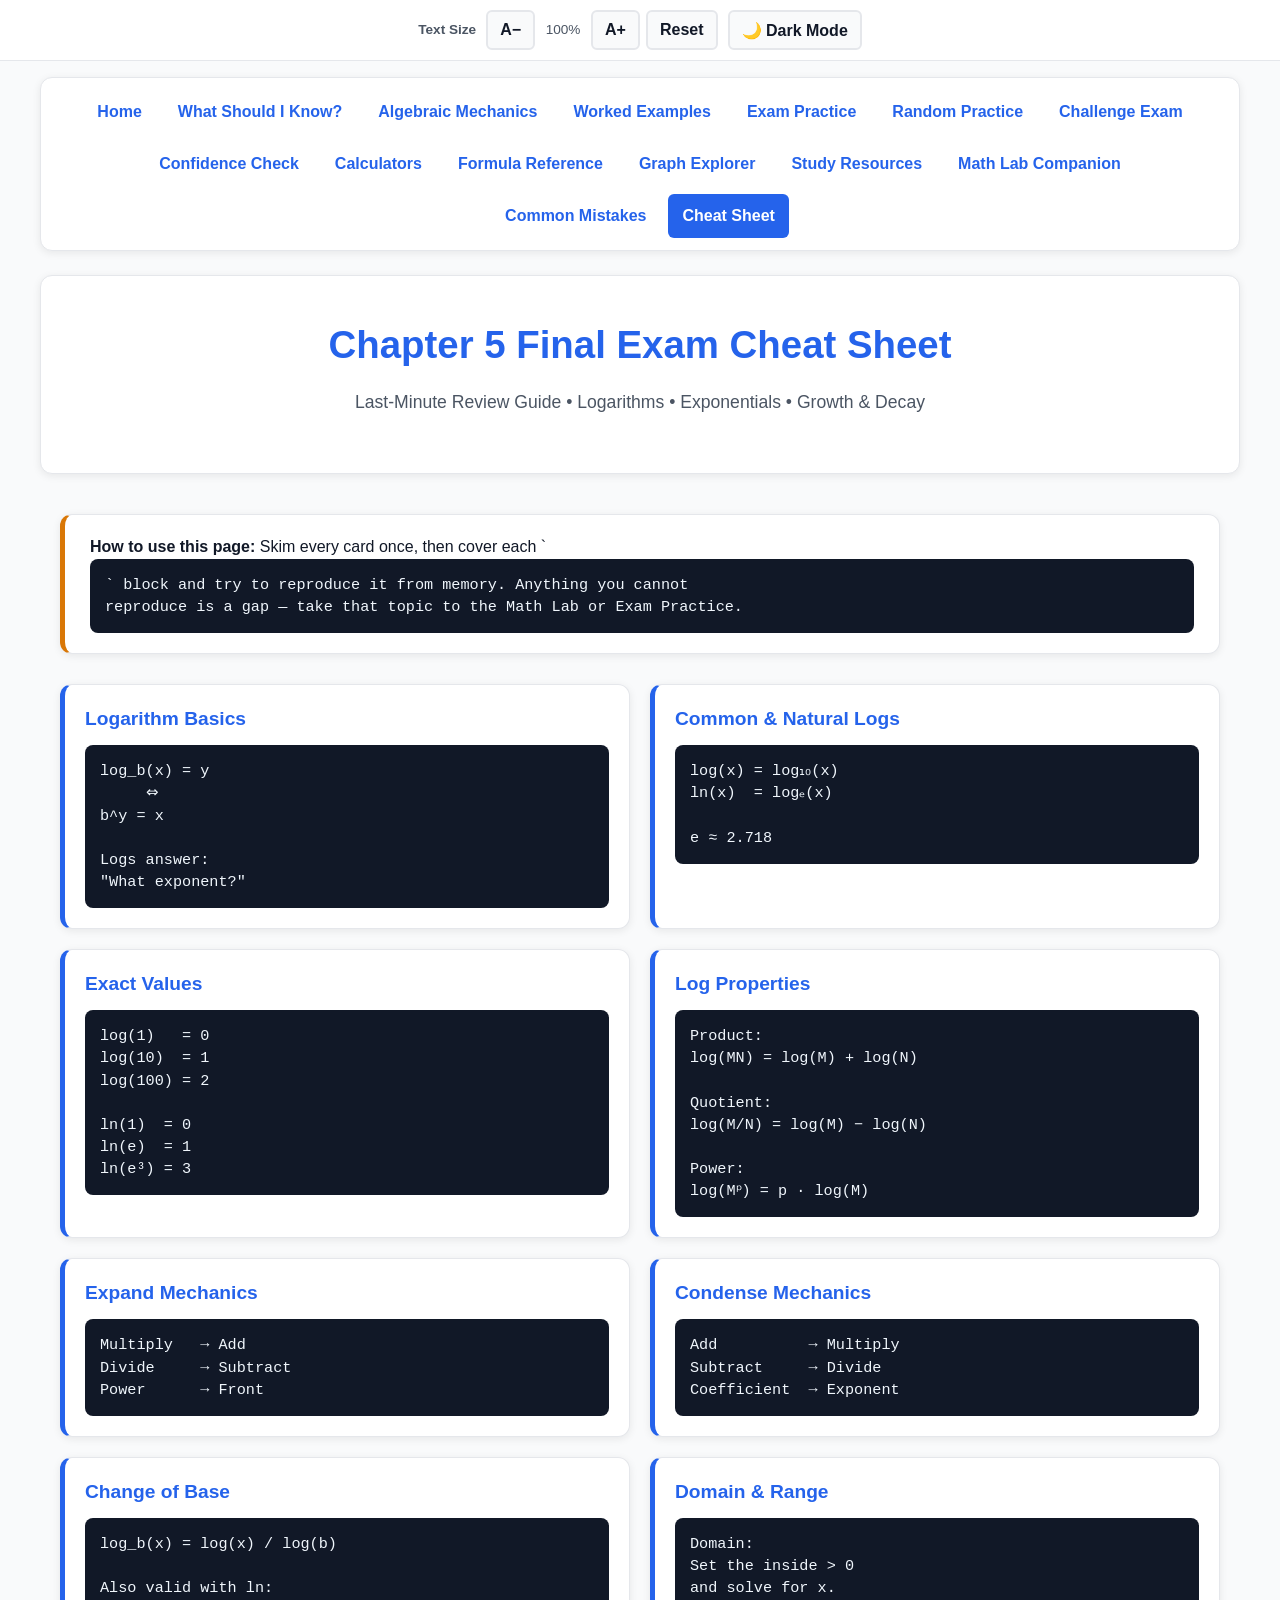
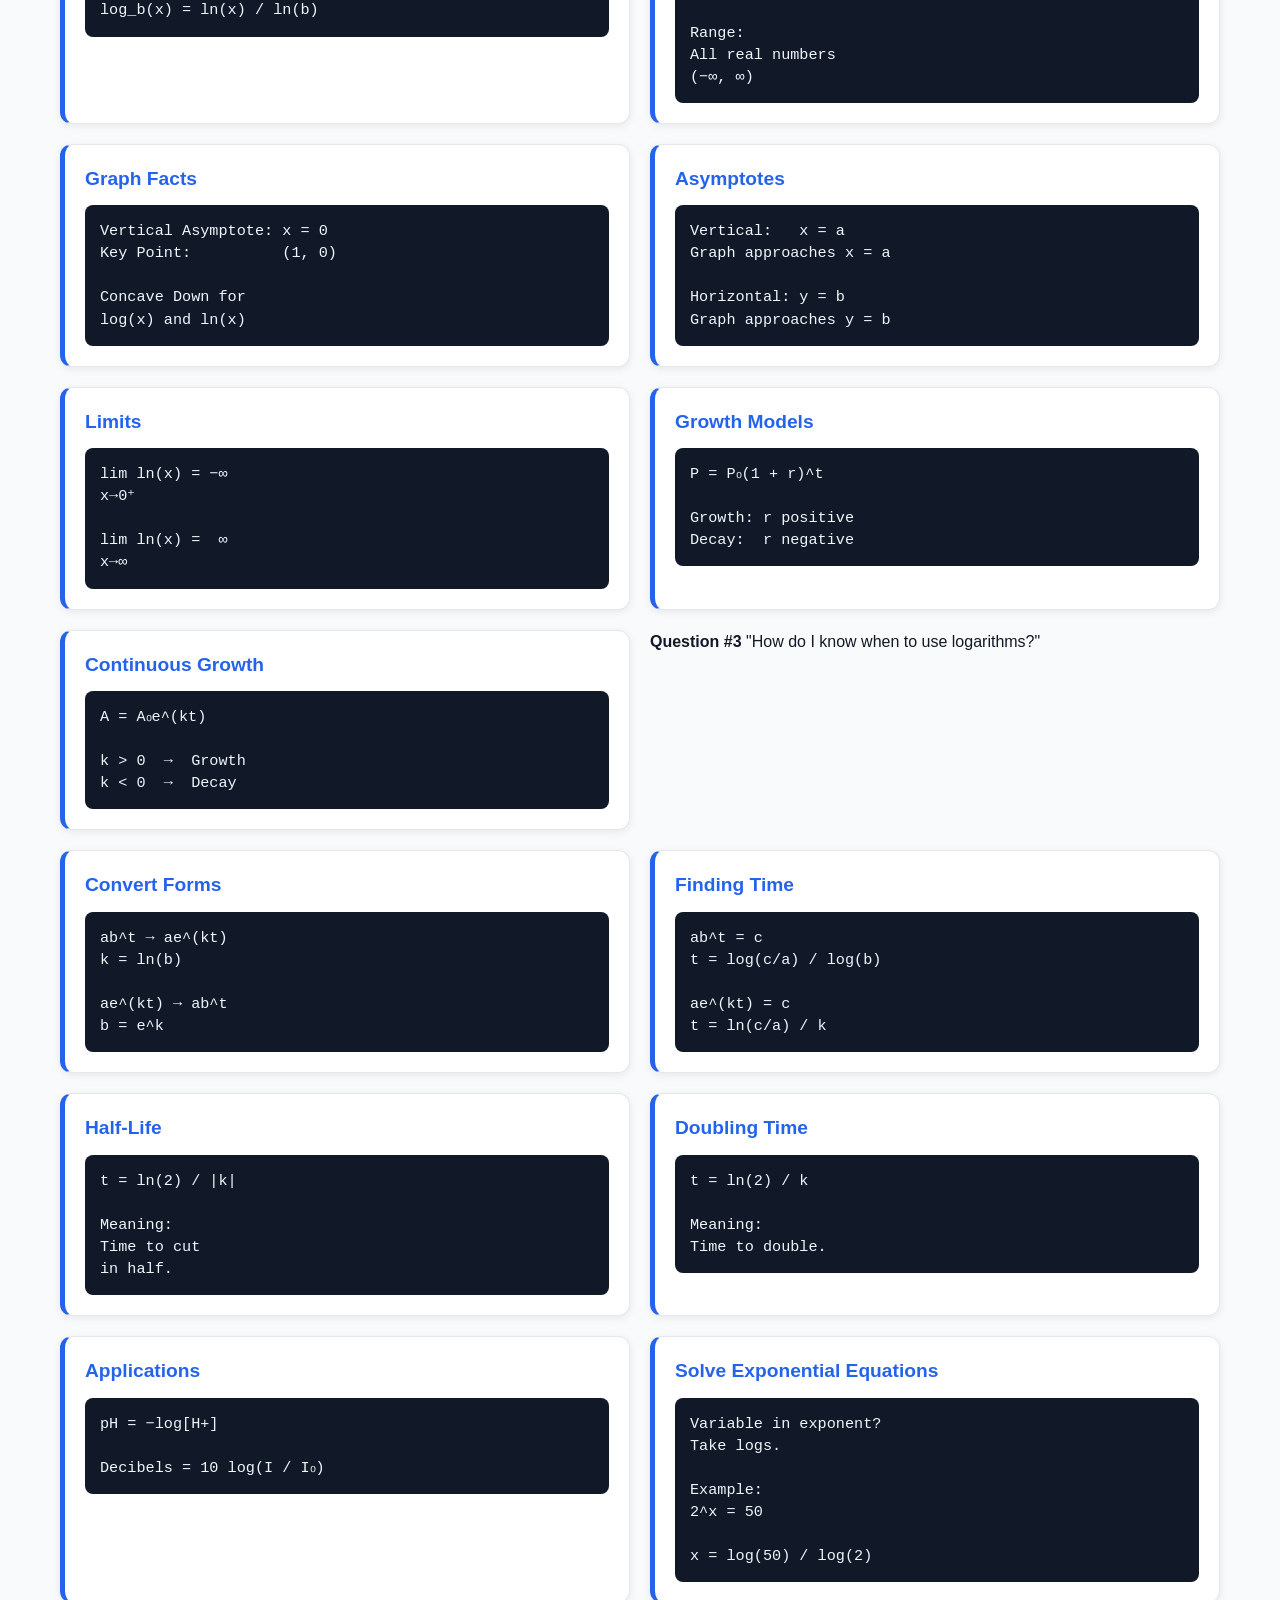
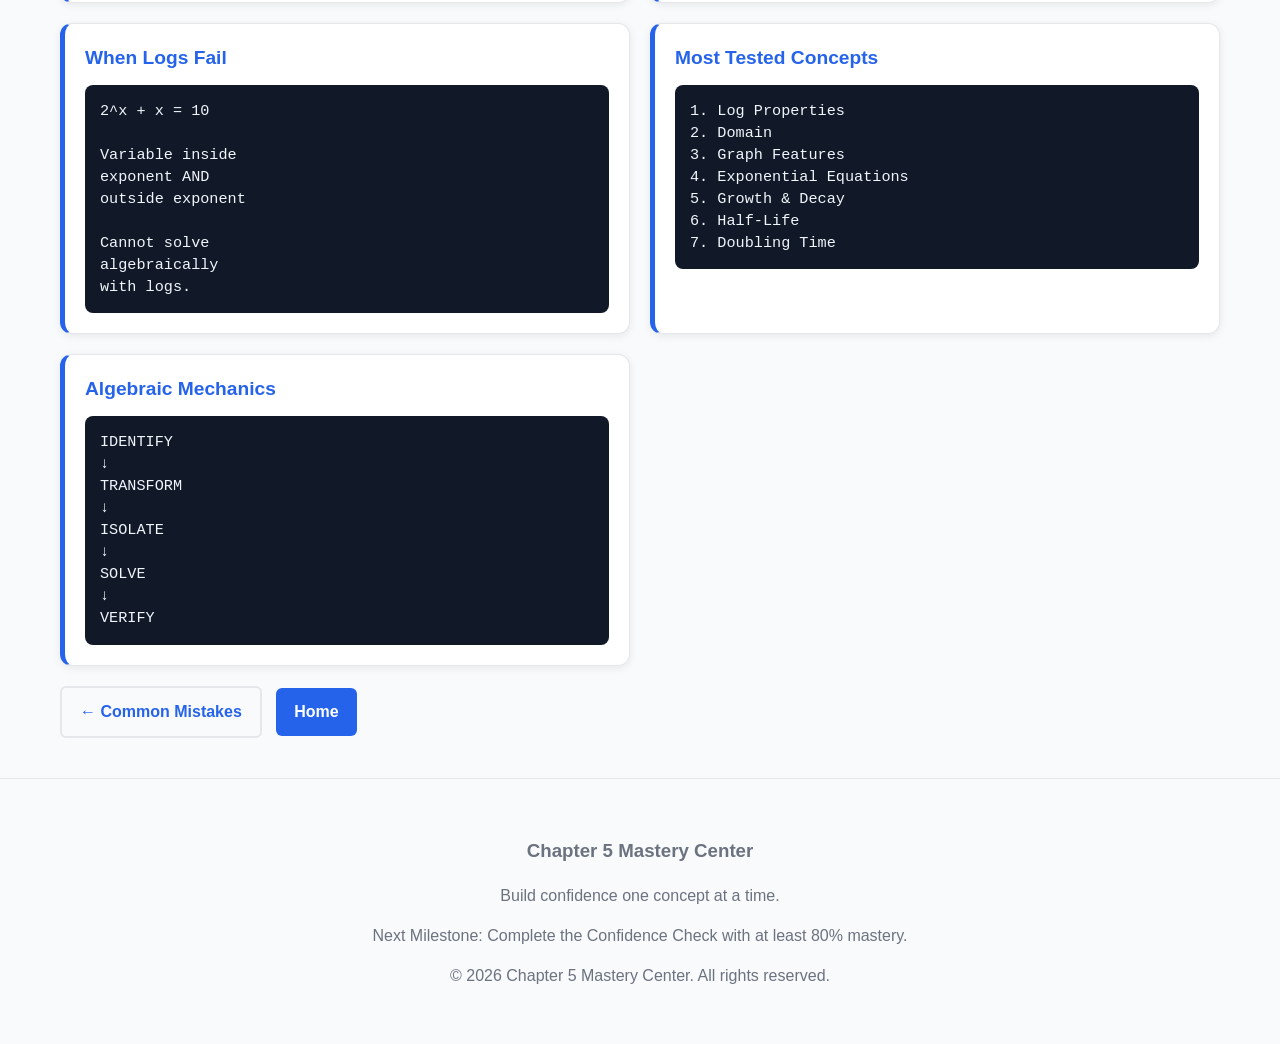
<file: final-exam-cheat-sheet.html>
<!DOCTYPE html>
<html lang="en">
<head>
<meta charset="UTF-8">
<meta name="viewport" content="width=device-width, initial-scale=1.0">

<title>Final Exam Cheat Sheet | Chapter 5 Mastery Center</title>

<meta name="description"
content="A condensed Chapter 5 review containing logarithm properties, graph facts, growth and decay models, half-life, doubling time, and problem-solving shortcuts.">

<style>

:root{
    --primary:#2563eb;
    --secondary:#1d4ed8;
    --success:#059669;
    --warning:#d97706;
    --light:#f8fafc;
    --border:#e5e7eb;
    --bg-body:#f9fafb;
    --bg-card:#ffffff;
    --text-main:#111827;
    --text-muted:#4b5563;
    --footer-text:#6b7280;
    --code-bg:#111827;
    --code-text:#f0f6fc;
    --shadow:rgba(0,0,0,.08);
    --font-scale:1;
}

/* Dark Mode */
[data-theme="dark"]{
    --primary:#58a6ff;
    --secondary:#79b8ff;
    --success:#3fb950;
    --warning:#fbbf24;
    --light:#161b22;
    --border:#30363d;
    --bg-body:#0d1117;
    --bg-card:#161b22;
    --text-main:#f0f6fc;
    --text-muted:#8b949e;
    --footer-text:#8b949e;
    --code-bg:#010409;
    --code-text:#f0f6fc;
    --shadow:rgba(0,0,0,.4);
}

*{
    box-sizing:border-box;
}

body{
    margin:0;
    font-family:Segoe UI, Arial, sans-serif;
    background:var(--bg-body);
    color:var(--text-main);
    line-height:1.5;
    transition:background .3s, color .3s;
}

/* ===== Skip Link ===== */
.skip-link{
    position:absolute;
    top:-60px;
    left:0;
    background:var(--primary);
    color:#fff;
    padding:10px 16px;
    z-index:1000;
    text-decoration:none;
    border-radius:0 0 8px 0;
    transition:top .2s;
}
.skip-link:focus{
    top:0;
}

.sr-only{
    position:absolute;
    width:1px;
    height:1px;
    padding:0;
    margin:-1px;
    overflow:hidden;
    clip:rect(0,0,0,0);
    white-space:nowrap;
    border:0;
}

/* ===== Accessibility Toolbar ===== */
.a11y-bar{
    display:flex;
    flex-wrap:wrap;
    align-items:center;
    justify-content:center;
    gap:10px;
    background:var(--bg-card);
    border-bottom:1px solid var(--border);
    padding:10px 16px;
    position:sticky;
    top:0;
    z-index:900;
}

.a11y-group{
    display:flex;
    align-items:center;
    gap:6px;
}

.a11y-label{
    font-size:.85rem;
    font-weight:600;
    color:var(--text-muted);
    margin-right:4px;
}

.a11y-btn{
    min-width:40px;
    min-height:40px;
    padding:8px 12px;
    font-size:1rem;
    font-weight:600;
    border:2px solid var(--border);
    border-radius:6px;
    background:var(--bg-body);
    color:var(--text-main);
    cursor:pointer;
    transition:background .2s, border-color .2s;
}

.a11y-btn:hover{
    border-color:var(--primary);
}

.a11y-btn:focus-visible{
    outline:3px solid var(--primary);
    outline-offset:2px;
}

.a11y-btn[aria-pressed="true"]{
    background:var(--primary);
    color:#fff;
    border-color:var(--primary);
}

.a11y-btn:disabled{
    opacity:.45;
    cursor:not-allowed;
}

#font-level-display{
    font-size:.85rem;
    color:var(--text-muted);
    min-width:44px;
    text-align:center;
}

/* ===== Hero ===== */
.hero{
    max-width:1200px;
    margin:24px auto 0;
    padding:40px 25px;
    background:var(--bg-card);
    border:1px solid var(--border);
    border-radius:12px;
    box-shadow:0 2px 8px var(--shadow);
    text-align:center;
}

.hero h1{
    margin:0;
    font-size:calc(2.4rem * var(--font-scale));
    color:var(--primary);
}

.hero p{
    font-size:calc(1.1rem * var(--font-scale));
    color:var(--text-muted);
    margin-top:15px;
}

/* ===== Navigation ===== */
.site-nav{
    max-width:1200px;
    margin:16px auto 0;
    padding:12px 20px;
    background:var(--bg-card);
    border:1px solid var(--border);
    border-radius:12px;
    box-shadow:0 2px 8px var(--shadow);
}

.site-nav ul{
    list-style:none;
    margin:0 auto;
    padding:0;
    display:flex;
    flex-wrap:wrap;
    gap:8px;
    justify-content:center;
}

.site-nav a{
    display:inline-block;
    padding:10px 14px;
    text-decoration:none;
    color:var(--primary);
    font-weight:600;
    border-radius:6px;
    font-size:calc(1rem * var(--font-scale));
}

.site-nav a:hover,
.site-nav a:focus-visible{
    background:var(--primary);
    color:#fff;
    outline:none;
}

.site-nav a[aria-current="page"]{
    background:var(--primary);
    color:#fff;
}

/* ===== Layout ===== */
.container{
    max-width:1200px;
    margin:auto;
    padding:40px 20px;
}

.intro{
    background:var(--bg-card);
    padding:20px 25px;
    border-radius:12px;
    margin-bottom:30px;
    box-shadow:0 2px 8px var(--shadow);
    border:1px solid var(--border);
    border-left:5px solid var(--warning);
    font-size:calc(1rem * var(--font-scale));
}

.grid{
    display:grid;
    grid-template-columns:repeat(auto-fit,minmax(max(300px,30vw),1fr));
    gap:20px;
}

.card{
    background:var(--bg-card);
    border:1px solid var(--border);
    border-left:5px solid var(--primary);
    border-radius:12px;
    padding:20px;
    box-shadow:0 2px 8px var(--shadow);
    transition:transform .25s, box-shadow .25s;
}

.card:hover{
    transform:translateY(-4px);
    box-shadow:0 6px 16px var(--shadow);
}

.card h2{
    margin:0 0 12px;
    font-size:calc(1.2rem * var(--font-scale));
    color:var(--primary);
}

pre{
    background:var(--code-bg);
    color:var(--code-text);
    padding:15px;
    border-radius:8px;
    overflow-x:auto;
    margin:0;
    font-family:Consolas, "Courier New", monospace;
    font-size:calc(.95rem * var(--font-scale));
    line-height:1.45;
    white-space:pre-wrap;
    word-break:break-word;
}

/* ===== Buttons ===== */
.btn{
    display:inline-block;
    margin-top:20px;
    margin-right:10px;
    padding:12px 18px;
    border:none;
    border-radius:6px;
    background:var(--primary);
    color:#fff;
    text-decoration:none;
    font-size:calc(1rem * var(--font-scale));
    font-weight:600;
    cursor:pointer;
}

.btn:hover,
.btn:focus-visible{
    background:var(--secondary);
}

.btn:focus-visible{
    outline:3px solid var(--primary);
    outline-offset:3px;
}

.btn-secondary{
    background:var(--bg-body);
    color:var(--primary);
    border:2px solid var(--border);
}

.btn-secondary:hover,
.btn-secondary:focus-visible{
    background:var(--bg-card);
    border-color:var(--primary);
    color:var(--primary);
}

footer{
    text-align:center;
    padding:40px;
    color:var(--footer-text);
    border-top:1px solid var(--border);
}

@media (prefers-reduced-motion: reduce){
    *{
        transition:none !important;
        animation:none !important;
    }
    .card:hover{
        transform:none;
    }
}

@media print{
    .a11y-bar, .site-nav, .btn{ display:none; }
    body{ background:#fff; color:#000; font-size:11px; }
    .hero{ box-shadow:none; border:1px solid #ccc; }
    .card{
        box-shadow:none;
        border:1px solid #ccc;
        break-inside:avoid;
        page-break-inside:avoid;
    }
    pre{
        background:#fff;
        color:#000;
        border:1px solid #999;
        font-size:10px;
    }
}

</style>
</head>

<body>

<a href="#main-content" class="skip-link">Skip to main content</a>

<!-- ===== Accessibility Toolbar ===== -->
<div class="a11y-bar" role="toolbar" aria-label="Display and accessibility settings">

    <div class="a11y-group" role="group" aria-label="Text size controls">
        <span class="a11y-label" id="font-label">Text Size</span>

        <button type="button" class="a11y-btn" id="font-decrease" aria-label="Decrease text size">A−</button>

        <span id="font-level-display" aria-live="polite" aria-describedby="font-label">100%</span>

        <button type="button" class="a11y-btn" id="font-increase" aria-label="Increase text size">A+</button>

        <button type="button" class="a11y-btn" id="font-reset" aria-label="Reset text size to 100 percent">Reset</button>
    </div>

    <div class="a11y-group">
        <button type="button" class="a11y-btn" id="theme-toggle" aria-pressed="false" aria-label="Toggle dark mode">🌙 Dark Mode</button>
    </div>

</div>

<!-- Top Ribbon -->
<div id="site-nav" class="site-nav" aria-label="Primary"></div>
<script src="nav.js"></script>

<header class="hero">

<h1>Chapter 5 Final Exam Cheat Sheet</h1>

<p>Last-Minute Review Guide • Logarithms • Exponentials • Growth &amp; Decay</p>

</header>

<main class="container" id="main-content">

<div class="intro">
<strong>How to use this page:</strong> Skim every card once, then cover each
`<pre>` block and try to reproduce it from memory. Anything you cannot
reproduce is a gap — take that topic to the Math Lab or Exam Practice.
</div>

<div class="grid">

<div class="card">
<h2>Logarithm Basics</h2>
<pre>log_b(x) = y
     ⇔
b^y = x

Logs answer:
"What exponent?"</pre>
</div>

<div class="card">
<h2>Common &amp; Natural Logs</h2>
<pre>log(x) = log₁₀(x)
ln(x)  = logₑ(x)

e ≈ 2.718</pre>
</div>

<div class="card">
<h2>Exact Values</h2>
<pre>log(1)   = 0
log(10)  = 1
log(100) = 2

ln(1)  = 0
ln(e)  = 1
ln(e³) = 3</pre>
</div>

<div class="card">
<h2>Log Properties</h2>
<pre>Product:
log(MN) = log(M) + log(N)

Quotient:
log(M/N) = log(M) − log(N)

Power:
log(Mᵖ) = p · log(M)</pre>
</div>

<div class="card">
<h2>Expand Mechanics</h2>
<pre>Multiply   → Add
Divide     → Subtract
Power      → Front</pre>
</div>

<div class="card">
<h2>Condense Mechanics</h2>
<pre>Add          → Multiply
Subtract     → Divide
Coefficient  → Exponent</pre>
</div>

<div class="card">
<h2>Change of Base</h2>
<pre>log_b(x) = log(x) / log(b)

Also valid with ln:
log_b(x) = ln(x) / ln(b)</pre>
</div>

<div class="card">
<h2>Domain &amp; Range</h2>
<pre>Domain:
Set the inside > 0
and solve for x.

Range:
All real numbers
(−∞, ∞)</pre>
</div>

<div class="card">
<h2>Graph Facts</h2>
<pre>Vertical Asymptote: x = 0
Key Point:          (1, 0)

Concave Down for
log(x) and ln(x)</pre>
</div>

<div class="card">
<h2>Asymptotes</h2>
<pre>Vertical:   x = a
Graph approaches x = a

Horizontal: y = b
Graph approaches y = b</pre>
</div>

<div class="card">
<h2>Limits</h2>
<pre>lim ln(x) = −∞
x→0⁺

lim ln(x) =  ∞
x→∞</pre>
</div>

<div class="card">
<h2>Growth Models</h2>
<pre>P = P₀(1 + r)^t

Growth: r positive
Decay:  r negative</pre>
</div>

<div class="card">
<h2>Continuous Growth</h2>
<pre>A = A₀e^(kt)

k > 0  →  Growth
k < 0  →  Decay</pre>
</div>

<div class="question">
    <strong>Question #3</strong>
    "How do I know when to use logarithms?"
</div>

<div class="card">
<h2>Convert Forms</h2>
<pre>ab^t → ae^(kt)
k = ln(b)

ae^(kt) → ab^t
b = e^k</pre>
</div>

<div class="card">
<h2>Finding Time</h2>
<pre>ab^t = c
t = log(c/a) / log(b)

ae^(kt) = c
t = ln(c/a) / k</pre>
</div>

<div class="card">
<h2>Half-Life</h2>
<pre>t = ln(2) / |k|

Meaning:
Time to cut
in half.</pre>
</div>

<div class="card">
<h2>Doubling Time</h2>
<pre>t = ln(2) / k

Meaning:
Time to double.</pre>
</div>

<div class="card">
<h2>Applications</h2>
<pre>pH = −log[H+]

Decibels = 10 log(I / I₀)</pre>
</div>

<div class="card">
<h2>Solve Exponential Equations</h2>
<pre>Variable in exponent?
Take logs.

Example:
2^x = 50

x = log(50) / log(2)</pre>
</div>

<div class="card">
<h2>When Logs Fail</h2>
<pre>2^x + x = 10

Variable inside
exponent AND
outside exponent

Cannot solve
algebraically
with logs.</pre>
</div>

<div class="card">
<h2>Most Tested Concepts</h2>
<pre>1. Log Properties
2. Domain
3. Graph Features
4. Exponential Equations
5. Growth &amp; Decay
6. Half-Life
7. Doubling Time</pre>
</div>

<div class="card">
<h2>Algebraic Mechanics</h2>
<pre>IDENTIFY
↓
TRANSFORM
↓
ISOLATE
↓
SOLVE
↓
VERIFY</pre>
</div>

</div>

<a class="btn btn-secondary" href="common-mistakes.html">← Common Mistakes</a>
<a class="btn" href="index.html">Home</a>

</main>

<script>
(function () {
    'use strict';

    // ---------- Copyright Year ----------
    var yearEl = document.getElementById('copyright-year');
    if (yearEl) {
        yearEl.textContent = new Date().getFullYear();
    }

    // ---------- Text Size Controls ----------
    var LEVELS = [0.75, 0.9, 1, 1.1, 1.25, 1.5, 1.75, 2];
    var MIN_INDEX = 0;
    var MAX_INDEX = LEVELS.length - 1;
    var DEFAULT_INDEX = 2;

    var STORE_KEY_SIZE  = 'ch5-font-scale-index';
    var STORE_KEY_THEME = 'ch5-theme';

    var btnIncrease = document.getElementById('font-increase');
    var btnDecrease = document.getElementById('font-decrease');
    var btnReset    = document.getElementById('font-reset');
    var display     = document.getElementById('font-level-display');
    var root        = document.documentElement;

    function clamp(n, lo, hi) {
        return Math.min(hi, Math.max(lo, n));
    }

    function getStoredIndex() {
        try {
            var raw = window.localStorage.getItem(STORE_KEY_SIZE);
            if (raw === null) { return DEFAULT_INDEX; }
            var n = parseInt(raw, 10);
            return isNaN(n) ? DEFAULT_INDEX : clamp(n, MIN_INDEX, MAX_INDEX);
        } catch (e) {
            return DEFAULT_INDEX;
        }
    }

    function applyScale(index, announce) {
        index = clamp(index, MIN_INDEX, MAX_INDEX);
        var scale = LEVELS[index];
        root.style.setProperty('--font-scale', String(scale));
        document.body.style.fontSize = (scale * 100) + '%';
        display.textContent = Math.round(scale * 100) + '%';
        btnDecrease.disabled = (index === MIN_INDEX);
        btnIncrease.disabled = (index === MAX_INDEX);
        btnDecrease.setAttribute('aria-disabled', String(index === MIN_INDEX));
        btnIncrease.setAttribute('aria-disabled', String(index === MAX_INDEX));
        try {
            window.localStorage.setItem(STORE_KEY_SIZE, String(index));
        } catch (e) { /* storage unavailable */ }
        if (announce) {
            display.textContent = Math.round(scale * 100) + '% text size';
        }
    }

    var currentIndex = getStoredIndex();
    applyScale(currentIndex, false);

    btnIncrease.addEventListener('click', function () {
        currentIndex = clamp(currentIndex + 1, MIN_INDEX, MAX_INDEX);
        applyScale(currentIndex, true);
    });

    btnDecrease.addEventListener('click', function () {
        currentIndex = clamp(currentIndex - 1, MIN_INDEX, MAX_INDEX);
        applyScale(currentIndex, true);
    });

    btnReset.addEventListener('click', function () {
        currentIndex = DEFAULT_INDEX;
        applyScale(currentIndex, true);
    });

    document.addEventListener('keydown', function (evt) {
        if (!(evt.ctrlKey || evt.metaKey)) { return; }
        if (evt.key === '+' || evt.key === '=') {
            evt.preventDefault();
            currentIndex = clamp(currentIndex + 1, MIN_INDEX, MAX_INDEX);
            applyScale(currentIndex, true);
        } else if (evt.key === '-' || evt.key === '_') {
            evt.preventDefault();
            currentIndex = clamp(currentIndex - 1, MIN_INDEX, MAX_INDEX);
            applyScale(currentIndex, true);
        } else if (evt.key === '0') {
            evt.preventDefault();
            currentIndex = DEFAULT_INDEX;
            applyScale(currentIndex, true);
        }
    });

    // ---------- Dark Mode Toggle ----------
    var themeToggle = document.getElementById('theme-toggle');

    function getPreferredTheme() {
        try {
            var stored = window.localStorage.getItem(STORE_KEY_THEME);
            if (stored === 'dark' || stored === 'light') { return stored; }
        } catch (e) { /* ignore */ }
        if (window.matchMedia && window.matchMedia('(prefers-color-scheme: dark)').matches) {
            return 'dark';
        }
        return 'light';
    }

    function applyTheme(theme, persist) {
        if (theme === 'dark') {
            root.setAttribute('data-theme', 'dark');
            themeToggle.setAttribute('aria-pressed', 'true');
            themeToggle.textContent = '☀️ Light Mode';
            themeToggle.setAttribute('aria-label', 'Switch to light mode');
        } else {
            root.removeAttribute('data-theme');
            themeToggle.setAttribute('aria-pressed', 'false');
            themeToggle.textContent = '🌙 Dark Mode';
            themeToggle.setAttribute('aria-label', 'Switch to dark mode');
        }
        if (persist) {
            try {
                window.localStorage.setItem(STORE_KEY_THEME, theme);
            } catch (e) { /* ignore */ }
        }
    }

    var currentTheme = getPreferredTheme();
    applyTheme(currentTheme, false);

    themeToggle.addEventListener('click', function () {
        currentTheme = (currentTheme === 'dark') ? 'light' : 'dark';
        applyTheme(currentTheme, true);
    });

    if (window.matchMedia) {
        var mq = window.matchMedia('(prefers-color-scheme: dark)');
        var onChange = function (e) {
            var stored = null;
            try { stored = window.localStorage.getItem(STORE_KEY_THEME); } catch (err) { stored = null; }
            if (stored !== 'dark' && stored !== 'light') {
                currentTheme = e.matches ? 'dark' : 'light';
                applyTheme(currentTheme, false);
            }
        };
        if (mq.addEventListener) {
            mq.addEventListener('change', onChange);
        } else if (mq.addListener) {
            mq.addListener(onChange);
        }
    }

})();
</script>

<footer>

<h3>Chapter 5 Mastery Center</h3>

<p>
Build confidence one concept at a time.
</p>

<p>
Next Milestone: Complete the Confidence Check with at least 80% mastery.
</p>

<p class="copyright">
&copy; <span id="copyright-year">2026</span> Chapter 5 Mastery Center. All rights reserved.
</p>

</footer>

</body>
</html>
</file>
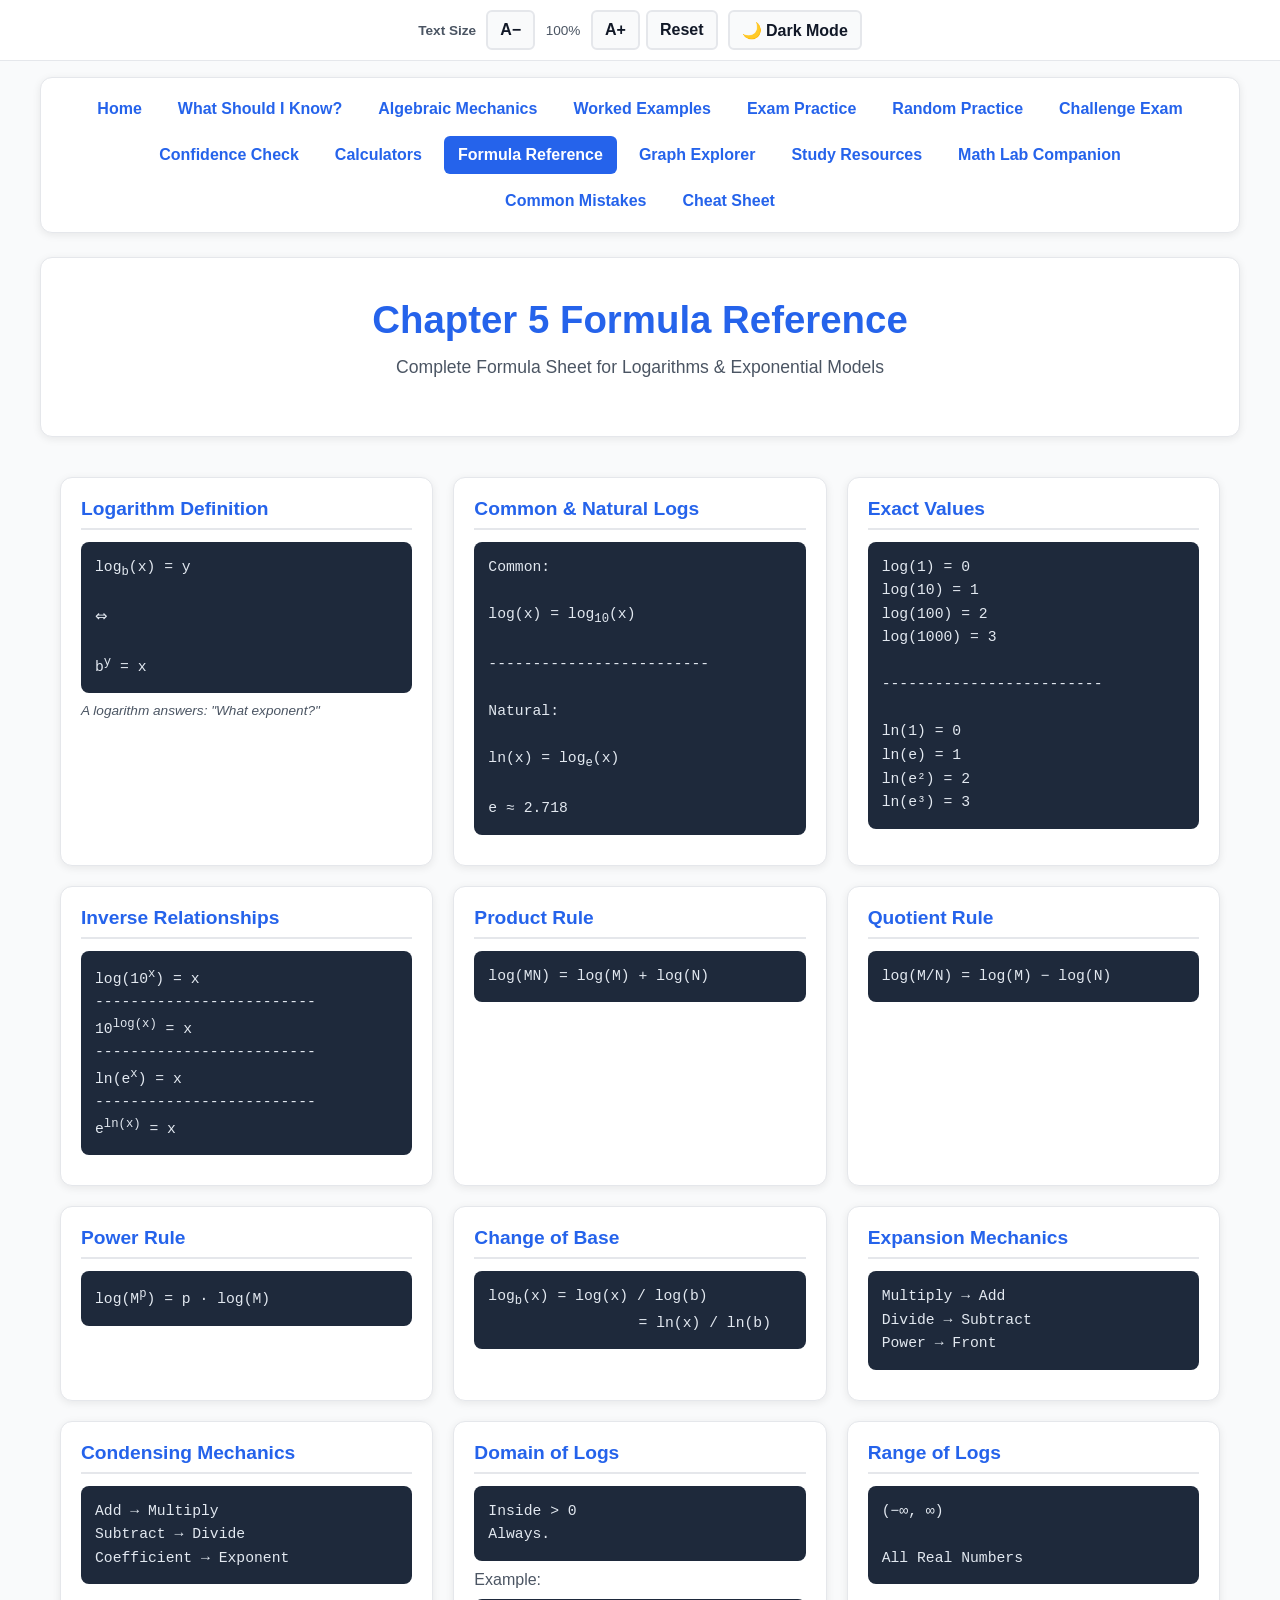
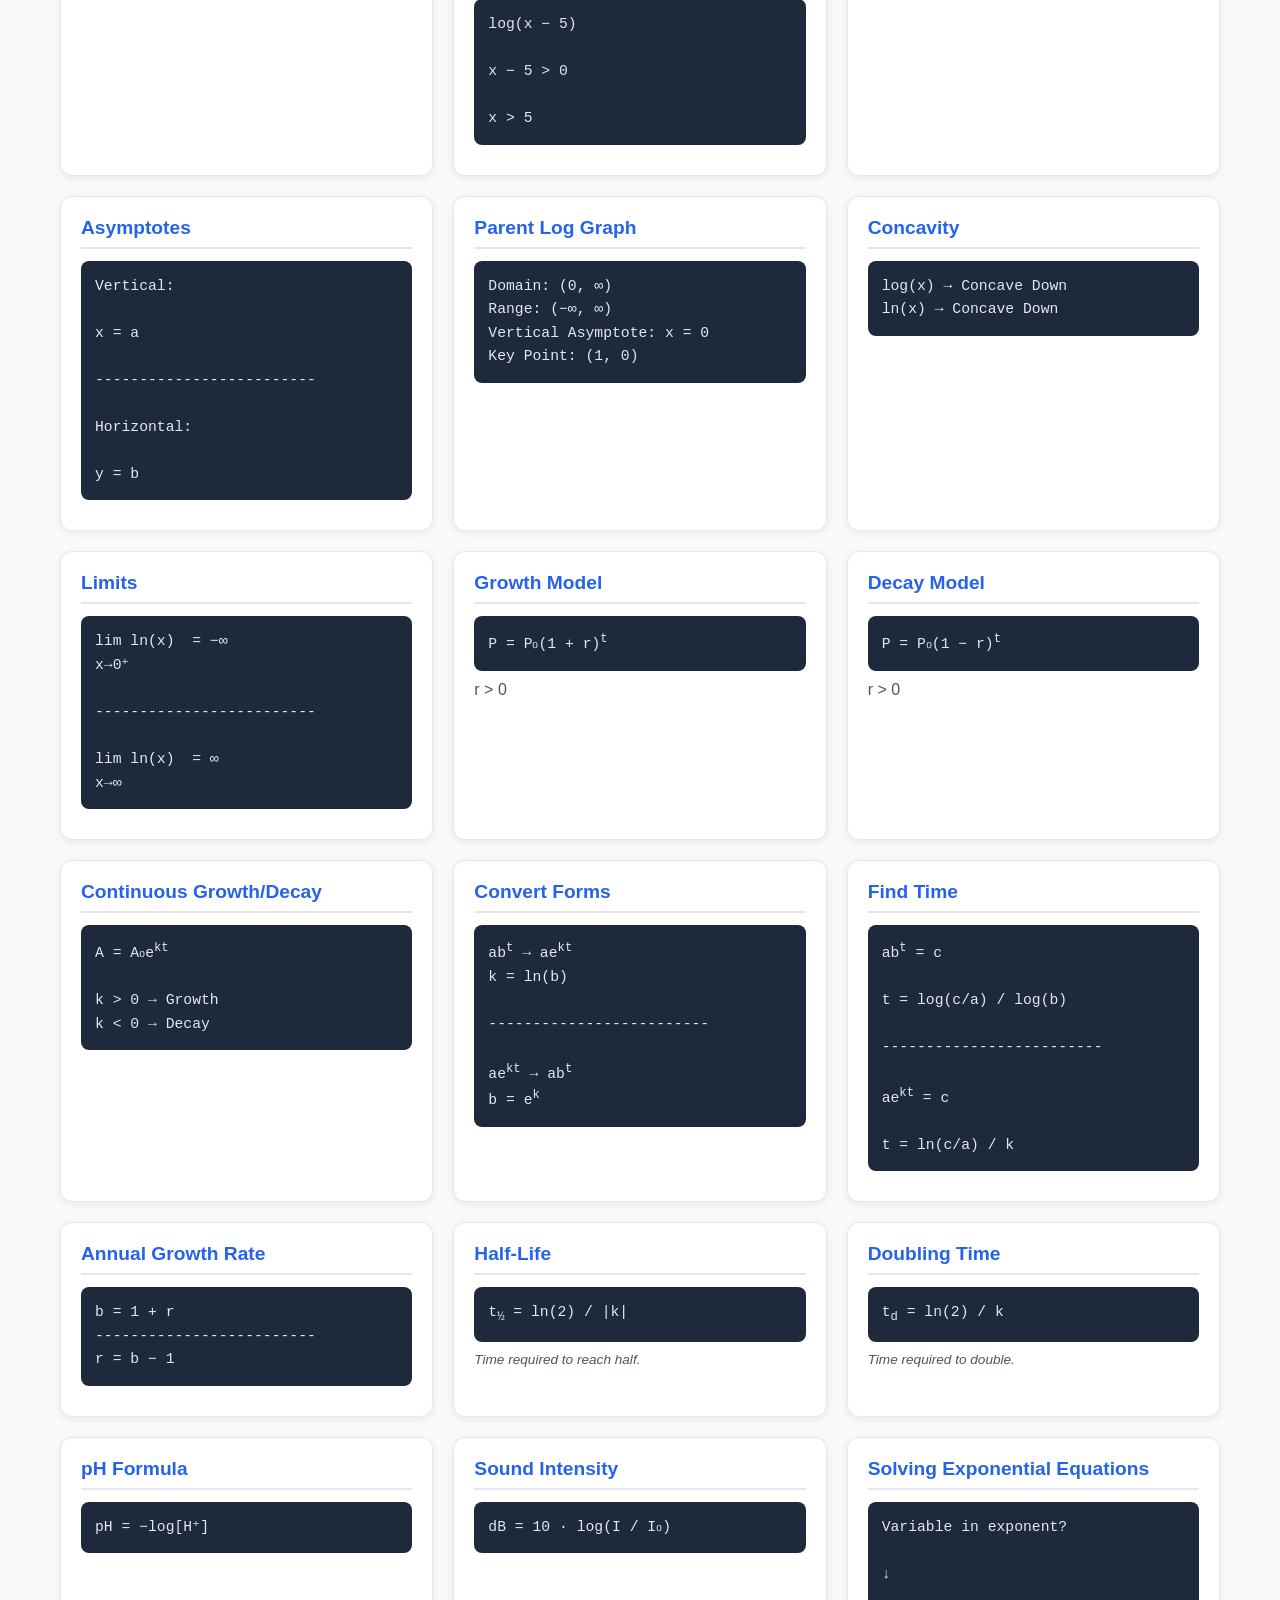
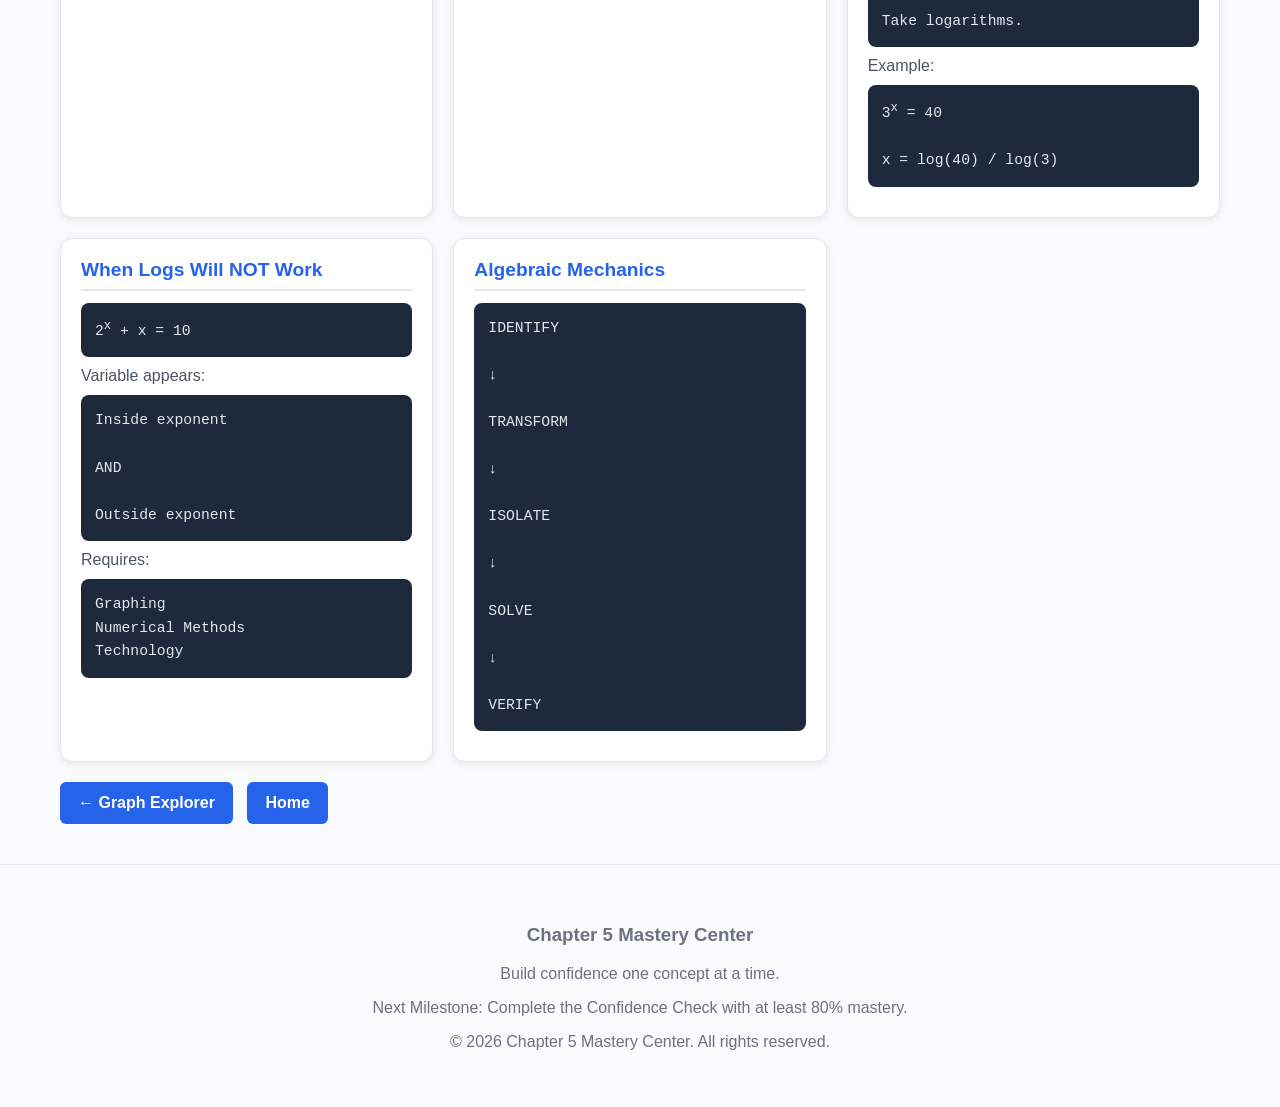
<file: formula-reference.html>
<!DOCTYPE html>
<html lang="en">
<head>
<meta charset="UTF-8">
<meta name="viewport" content="width=device-width, initial-scale=1.0">

<title>Formula Reference | Chapter 5 Mastery Center</title>

<meta name="description"
content="Complete formula sheet for Chapter 5: logarithm properties, exponential models, growth and decay, half-life, doubling time, pH, and decibel formulas.">

<style>

:root{
    --primary:#2563eb;
    --secondary:#1d4ed8;
    --success:#059669;
    --light:#f8fafc;
    --border:#e5e7eb;
    --bg-body:#f9fafb;
    --bg-card:#ffffff;
    --text-main:#111827;
    --text-muted:#4b5563;
    --footer-text:#6b7280;
    --shadow:rgba(0,0,0,.08);
    --font-scale:1;
}

/* Dark Mode */
[data-theme="dark"]{
    --primary:#58a6ff;
    --secondary:#79b8ff;
    --success:#3fb950;
    --light:#161b22;
    --border:#30363d;
    --bg-body:#0d1117;
    --bg-card:#161b22;
    --text-main:#f0f6fc;
    --text-muted:#8b949e;
    --footer-text:#8b949e;
    --shadow:rgba(0,0,0,.4);
}

*{
    box-sizing:border-box;
}

body{
    margin:0;
    font-family:Segoe UI, Arial, sans-serif;
    background:var(--bg-body);
    color:var(--text-main);
    transition:background .3s, color .3s;
}

/* ===== Skip Link ===== */
.skip-link{
    position:absolute;
    top:-60px;
    left:0;
    background:var(--primary);
    color:#fff;
    padding:10px 16px;
    z-index:1000;
    text-decoration:none;
    border-radius:0 0 8px 0;
    transition:top .2s;
}
.skip-link:focus{
    top:0;
}

.sr-only{
    position:absolute;
    width:1px;
    height:1px;
    padding:0;
    margin:-1px;
    overflow:hidden;
    clip:rect(0,0,0,0);
    white-space:nowrap;
    border:0;
}

/* ===== Accessibility Toolbar ===== */
.a11y-bar{
    display:flex;
    flex-wrap:wrap;
    align-items:center;
    justify-content:center;
    gap:10px;
    background:var(--bg-card);
    border-bottom:1px solid var(--border);
    padding:10px 16px;
    position:sticky;
    top:0;
    z-index:900;
}

.a11y-group{
    display:flex;
    align-items:center;
    gap:6px;
}

.a11y-label{
    font-size:.85rem;
    font-weight:600;
    color:var(--text-muted);
    margin-right:4px;
}

.a11y-btn{
    min-width:40px;
    min-height:40px;
    padding:8px 12px;
    font-size:1rem;
    font-weight:600;
    border:2px solid var(--border);
    border-radius:6px;
    background:var(--bg-body);
    color:var(--text-main);
    cursor:pointer;
    transition:background .2s, border-color .2s;
}

.a11y-btn:hover{
    border-color:var(--primary);
}

.a11y-btn:focus-visible{
    outline:3px solid var(--primary);
    outline-offset:2px;
}

.a11y-btn[aria-pressed="true"]{
    background:var(--primary);
    color:#fff;
    border-color:var(--primary);
}

.a11y-btn:disabled{
    opacity:.45;
    cursor:not-allowed;
}

#font-level-display{
    font-size:.85rem;
    color:var(--text-muted);
    min-width:44px;
    text-align:center;
}

/* ===== Hero ===== */
.hero{
    max-width:1200px;
    margin:24px auto 0;
    padding:40px 25px;
    background:var(--bg-card);
    border:1px solid var(--border);
    border-radius:12px;
    box-shadow:0 2px 8px var(--shadow);
    text-align:center;
}

.hero h1{
    margin:0;
    font-size:calc(2.4rem * var(--font-scale));
    color:var(--primary);
}

.hero p{
    font-size:calc(1.1rem * var(--font-scale));
    color:var(--text-muted);
    margin-top:15px;
}

/* ===== Navigation ===== */
.site-nav{
    max-width:1200px;
    margin:16px auto 0;
    padding:12px 20px;
    background:var(--bg-card);
    border:1px solid var(--border);
    border-radius:12px;
    box-shadow:0 2px 8px var(--shadow);
}

.site-nav ul{
    list-style:none;
    margin:0 auto;
    padding:0;
    display:flex;
    flex-wrap:wrap;
    gap:8px;
    justify-content:center;
}

.site-nav a{
    display:inline-block;
    padding:10px 14px;
    text-decoration:none;
    color:var(--primary);
    font-weight:600;
    border-radius:6px;
    font-size:calc(1rem * var(--font-scale));
}

.site-nav a:hover,
.site-nav a:focus-visible{
    background:var(--primary);
    color:#fff;
    outline:none;
}

.site-nav a[aria-current="page"]{
    background:var(--primary);
    color:#fff;
}

/* ===== Layout ===== */
.container{
    max-width:1200px;
    margin:auto;
    padding:40px 20px;
}

/* ===== Formula Grid ===== */
.formula-grid{
    display:grid;
    grid-template-columns:repeat(auto-fill,minmax(300px,1fr));
    gap:20px;
}

.formula-card{
    background:var(--bg-card);
    border:1px solid var(--border);
    border-radius:12px;
    padding:20px;
    box-shadow:0 2px 8px var(--shadow);
    transition:transform .25s, box-shadow .25s;
}

.formula-card:hover{
    transform:translateY(-2px);
    box-shadow:0 4px 12px var(--shadow);
}

.formula-card h2{
    margin-top:0;
    font-size:calc(1.2rem * var(--font-scale));
    color:var(--primary);
    border-bottom:2px solid var(--border);
    padding-bottom:8px;
    margin-bottom:12px;
}

.formula-card p{
    font-size:calc(1rem * var(--font-scale));
    color:var(--text-muted);
    margin:0 0 10px;
}

.formula-card .formula{
    background:#1e293b;
    color:#e2e8f0;
    padding:14px;
    border-radius:8px;
    font-family:'Courier New', monospace;
    font-size:calc(.92rem * var(--font-scale));
    line-height:1.6;
    overflow-x:auto;
    white-space:pre;
    margin:10px 0;
}

[data-theme="dark"] .formula-card .formula{
    background:#0f172a;
    color:#e2e8f0;
}

.formula-card .formula-label{
    font-size:calc(.85rem * var(--font-scale));
    color:var(--text-muted);
    font-style:italic;
    margin-top:8px;
}

/* ===== Buttons ===== */
.btn{
    display:inline-block;
    margin-top:20px;
    margin-right:10px;
    padding:12px 18px;
    border:none;
    border-radius:6px;
    background:var(--primary);
    color:#fff;
    text-decoration:none;
    font-size:calc(1rem * var(--font-scale));
    font-weight:600;
    cursor:pointer;
}

.btn:hover,
.btn:focus-visible{
    background:var(--secondary);
}

.btn:focus-visible{
    outline:3px solid var(--primary);
    outline-offset:3px;
}

footer{
    text-align:center;
    padding:40px;
    color:var(--footer-text);
    border-top:1px solid var(--border);
}

@media (prefers-reduced-motion: reduce){
    *{
        transition:none !important;
        animation:none !important;
    }
    .formula-card:hover{
        transform:none;
    }
}

@media print{
    .a11y-bar, .site-nav{ display:none; }
    body{ background:#fff; color:#000; font-size:12px; }
    .formula-card{ box-shadow:none; border:1px solid #ccc; break-inside:avoid; }
    .formula-card .formula{ background:#f0f0f0; color:#000; }
    .btn{ display:none; }
}

</style>
</head>

<body>

<a href="#main-content" class="skip-link">Skip to main content</a>

<!-- ===== Accessibility Toolbar ===== -->
<div class="a11y-bar" role="toolbar" aria-label="Display and accessibility settings">

    <div class="a11y-group" role="group" aria-label="Text size controls">
        <span class="a11y-label" id="font-label">Text Size</span>

        <button type="button" class="a11y-btn" id="font-decrease" aria-label="Decrease text size">A−</button>

        <span id="font-level-display" aria-live="polite" aria-describedby="font-label">100%</span>

        <button type="button" class="a11y-btn" id="font-increase" aria-label="Increase text size">A+</button>

        <button type="button" class="a11y-btn" id="font-reset" aria-label="Reset text size to 100 percent">Reset</button>
    </div>

    <div class="a11y-group">
        <button type="button" class="a11y-btn" id="theme-toggle" aria-pressed="false" aria-label="Toggle dark mode">🌙 Dark Mode</button>
    </div>

</div>

<!-- Top Ribbon -->
<div id="site-nav" class="site-nav" aria-label="Primary"></div>
<script src="nav.js"></script>

<header class="hero">

<h1>Chapter 5 Formula Reference</h1>

<p>Complete Formula Sheet for Logarithms &amp; Exponential Models</p>

</header>

<main class="container" id="main-content">

<div class="formula-grid">

<!-- Logarithm Definition -->
<div class="formula-card">
    <h2>Logarithm Definition</h2>
    <div class="formula">log<sub>b</sub>(x) = y

⇔

b<sup>y</sup> = x</div>
    <p class="formula-label">A logarithm answers: "What exponent?"</p>
</div>

<!-- Common & Natural Logs -->
<div class="formula-card">
    <h2>Common &amp; Natural Logs</h2>
    <div class="formula">Common:

log(x) = log<sub>10</sub>(x)

-------------------------

Natural:

ln(x) = log<sub>e</sub>(x)

e ≈ 2.718</div>
</div>

<!-- Exact Values -->
<div class="formula-card">
    <h2>Exact Values</h2>
    <div class="formula">log(1) = 0
log(10) = 1
log(100) = 2
log(1000) = 3

-------------------------

ln(1) = 0
ln(e) = 1
ln(e²) = 2
ln(e³) = 3</div>
</div>

<!-- Inverse Relationships -->
<div class="formula-card">
    <h2>Inverse Relationships</h2>
    <div class="formula">log(10<sup>x</sup>) = x
-------------------------
10<sup>log(x)</sup> = x
-------------------------
ln(e<sup>x</sup>) = x
-------------------------
e<sup>ln(x)</sup> = x</div>
</div>

<!-- Product Rule -->
<div class="formula-card">
    <h2>Product Rule</h2>
    <div class="formula">log(MN) = log(M) + log(N)</div>
</div>

<!-- Quotient Rule -->
<div class="formula-card">
    <h2>Quotient Rule</h2>
    <div class="formula">log(M/N) = log(M) − log(N)</div>
</div>

<!-- Power Rule -->
<div class="formula-card">
    <h2>Power Rule</h2>
    <div class="formula">log(M<sup>p</sup>) = p · log(M)</div>
</div>

<!-- Change of Base -->
<div class="formula-card">
    <h2>Change of Base</h2>
    <div class="formula">log<sub>b</sub>(x) = log(x) / log(b)
                 = ln(x) / ln(b)</div>
</div>

<!-- Expansion Mechanics -->
<div class="formula-card">
    <h2>Expansion Mechanics</h2>
    <div class="formula">Multiply → Add
Divide → Subtract
Power → Front</div>
</div>

<!-- Condensing Mechanics -->
<div class="formula-card">
    <h2>Condensing Mechanics</h2>
    <div class="formula">Add → Multiply
Subtract → Divide
Coefficient → Exponent</div>
</div>

<!-- Domain of Logs -->
<div class="formula-card">
    <h2>Domain of Logs</h2>
    <div class="formula">Inside > 0
Always.</div>
    <p>Example:</p>
    <div class="formula">log(x − 5)

x − 5 &gt; 0

x &gt; 5</div>
</div>

<!-- Range of Logs -->
<div class="formula-card">
    <h2>Range of Logs</h2>
    <div class="formula">(−∞, ∞)

All Real Numbers</div>
</div>

<!-- Asymptotes -->
<div class="formula-card">
    <h2>Asymptotes</h2>
    <div class="formula">Vertical:

x = a

-------------------------

Horizontal:

y = b</div>
</div>

<!-- Parent Log Graph -->
<div class="formula-card">
    <h2>Parent Log Graph</h2>
    <div class="formula">Domain: (0, ∞)
Range: (−∞, ∞)
Vertical Asymptote: x = 0
Key Point: (1, 0)</div>
</div>

<!-- Concavity -->
<div class="formula-card">
    <h2>Concavity</h2>
    <div class="formula">log(x) → Concave Down
ln(x) → Concave Down</div>
</div>

<!-- Limits -->
<div class="formula-card">
    <h2>Limits</h2>
    <div class="formula">lim ln(x)  = −∞
x→0⁺

-------------------------

lim ln(x)  = ∞
x→∞</div>
</div>

<!-- Growth Model -->
<div class="formula-card">
    <h2>Growth Model</h2>
    <div class="formula">P = P₀(1 + r)<sup>t</sup></div>
    <p>r &gt; 0</p>
</div>

<!-- Decay Model -->
<div class="formula-card">
    <h2>Decay Model</h2>
    <div class="formula">P = P₀(1 − r)<sup>t</sup></div>
    <p>r &gt; 0</p>
</div>

<!-- Continuous Growth/Decay -->
<div class="formula-card">
    <h2>Continuous Growth/Decay</h2>
    <div class="formula">A = A₀e<sup>kt</sup>

k &gt; 0 → Growth
k &lt; 0 → Decay</div>
</div>

<!-- Convert Forms -->
<div class="formula-card">
    <h2>Convert Forms</h2>
    <div class="formula">ab<sup>t</sup> → ae<sup>kt</sup>
k = ln(b)

-------------------------

ae<sup>kt</sup> → ab<sup>t</sup>
b = e<sup>k</sup></div>
</div>

<!-- Find Time -->
<div class="formula-card">
    <h2>Find Time</h2>
    <div class="formula">ab<sup>t</sup> = c

t = log(c/a) / log(b)

-------------------------

ae<sup>kt</sup> = c

t = ln(c/a) / k</div>
</div>

<!-- Annual Growth Rate -->
<div class="formula-card">
    <h2>Annual Growth Rate</h2>
    <div class="formula">b = 1 + r
-------------------------
r = b − 1</div>
</div>

<!-- Half-Life -->
<div class="formula-card">
    <h2>Half-Life</h2>
    <div class="formula">t<sub>½</sub> = ln(2) / |k|</div>
    <p class="formula-label">Time required to reach half.</p>
</div>

<!-- Doubling Time -->
<div class="formula-card">
    <h2>Doubling Time</h2>
    <div class="formula">t<sub>d</sub> = ln(2) / k</div>
    <p class="formula-label">Time required to double.</p>
</div>

<!-- pH Formula -->
<div class="formula-card">
    <h2>pH Formula</h2>
    <div class="formula">pH = −log[H⁺]</div>
</div>

<!-- Sound Intensity -->
<div class="formula-card">
    <h2>Sound Intensity</h2>
    <div class="formula">dB = 10 · log(I / I₀)</div>
</div>

<!-- Solving Exponential Equations -->
<div class="formula-card">
    <h2>Solving Exponential Equations</h2>
    <div class="formula">Variable in exponent?

↓

Take logarithms.</div>
    <p>Example:</p>
    <div class="formula">3<sup>x</sup> = 40

x = log(40) / log(3)</div>
</div>

<!-- When Logs Will NOT Work -->
<div class="formula-card">
    <h2>When Logs Will NOT Work</h2>
    <div class="formula">2<sup>x</sup> + x = 10</div>
    <p>Variable appears:</p>
    <div class="formula">Inside exponent

AND

Outside exponent</div>
    <p>Requires:</p>
    <div class="formula">Graphing
Numerical Methods
Technology</div>
</div>

<!-- Algebraic Mechanics -->
<div class="formula-card">
    <h2>Algebraic Mechanics</h2>
    <div class="formula">IDENTIFY

↓

TRANSFORM

↓

ISOLATE

↓

SOLVE

↓

VERIFY</div>
</div>

</div>

<a class="btn" href="graph-explorer.html">← Graph Explorer</a>
<a class="btn" href="index.html">Home</a>

</main>

<script>
(function () {
    'use strict';
    // ---------- Copyright Year ----------
    var yearEl = document.getElementById('copyright-year');
    if (yearEl) {
    yearEl.textContent = new Date().getFullYear();
    }
    
    // ---------- Text Size Controls ----------
    var LEVELS = [0.75, 0.9, 1, 1.1, 1.25, 1.5, 1.75, 2];
    var MIN_INDEX = 0;
    var MAX_INDEX = LEVELS.length - 1;
    var DEFAULT_INDEX = 2;

    var STORE_KEY_SIZE  = 'ch5-font-scale-index';
    var STORE_KEY_THEME = 'ch5-theme';

    var btnIncrease = document.getElementById('font-increase');
    var btnDecrease = document.getElementById('font-decrease');
    var btnReset    = document.getElementById('font-reset');
    var display     = document.getElementById('font-level-display');
    var root        = document.documentElement;

    function clamp(n, lo, hi) {
        return Math.min(hi, Math.max(lo, n));
    }

    function getStoredIndex() {
        try {
            var raw = window.localStorage.getItem(STORE_KEY_SIZE);
            if (raw === null) { return DEFAULT_INDEX; }
            var n = parseInt(raw, 10);
            return isNaN(n) ? DEFAULT_INDEX : clamp(n, MIN_INDEX, MAX_INDEX);
        } catch (e) {
            return DEFAULT_INDEX;
        }
    }

    function applyScale(index, announce) {
        index = clamp(index, MIN_INDEX, MAX_INDEX);
        var scale = LEVELS[index];
        root.style.setProperty('--font-scale', String(scale));
        document.body.style.fontSize = (scale * 100) + '%';
        display.textContent = Math.round(scale * 100) + '%';
        btnDecrease.disabled = (index === MIN_INDEX);
        btnIncrease.disabled = (index === MAX_INDEX);
        btnDecrease.setAttribute('aria-disabled', String(index === MIN_INDEX));
        btnIncrease.setAttribute('aria-disabled', String(index === MAX_INDEX));
        try {
            window.localStorage.setItem(STORE_KEY_SIZE, String(index));
        } catch (e) { /* storage unavailable */ }
        if (announce) {
            display.textContent = Math.round(scale * 100) + '% text size';
        }
    }

    var currentIndex = getStoredIndex();
    applyScale(currentIndex, false);

    btnIncrease.addEventListener('click', function () {
        currentIndex = clamp(currentIndex + 1, MIN_INDEX, MAX_INDEX);
        applyScale(currentIndex, true);
    });

    btnDecrease.addEventListener('click', function () {
        currentIndex = clamp(currentIndex - 1, MIN_INDEX, MAX_INDEX);
        applyScale(currentIndex, true);
    });

    btnReset.addEventListener('click', function () {
        currentIndex = DEFAULT_INDEX;
        applyScale(currentIndex, true);
    });

    document.addEventListener('keydown', function (evt) {
        if (!(evt.ctrlKey || evt.metaKey)) { return; }
        if (evt.key === '+' || evt.key === '=') {
            evt.preventDefault();
            currentIndex = clamp(currentIndex + 1, MIN_INDEX, MAX_INDEX);
            applyScale(currentIndex, true);
        } else if (evt.key === '-' || evt.key === '_') {
            evt.preventDefault();
            currentIndex = clamp(currentIndex - 1, MIN_INDEX, MAX_INDEX);
            applyScale(currentIndex, true);
        } else if (evt.key === '0') {
            evt.preventDefault();
            currentIndex = DEFAULT_INDEX;
            applyScale(currentIndex, true);
        }
    });

    // ---------- Dark Mode Toggle ----------
    var themeToggle = document.getElementById('theme-toggle');

    function getPreferredTheme() {
        try {
            var stored = window.localStorage.getItem(STORE_KEY_THEME);
            if (stored === 'dark' || stored === 'light') { return stored; }
        } catch (e) { /* ignore */ }
        if (window.matchMedia && window.matchMedia('(prefers-color-scheme: dark)').matches) {
            return 'dark';
        }
        return 'light';
    }

    function applyTheme(theme, persist) {
        if (theme === 'dark') {
            root.setAttribute('data-theme', 'dark');
            themeToggle.setAttribute('aria-pressed', 'true');
            themeToggle.textContent = '☀️ Light Mode';
            themeToggle.setAttribute('aria-label', 'Switch to light mode');
        } else {
            root.removeAttribute('data-theme');
            themeToggle.setAttribute('aria-pressed', 'false');
            themeToggle.textContent = '🌙 Dark Mode';
            themeToggle.setAttribute('aria-label', 'Switch to dark mode');
        }
        if (persist) {
            try {
                window.localStorage.setItem(STORE_KEY_THEME, theme);
            } catch (e) { /* ignore */ }
        }
    }

    var currentTheme = getPreferredTheme();
    applyTheme(currentTheme, false);

    themeToggle.addEventListener('click', function () {
        currentTheme = (currentTheme === 'dark') ? 'light' : 'dark';
        applyTheme(currentTheme, true);
    });

    if (window.matchMedia) {
        var mq = window.matchMedia('(prefers-color-scheme: dark)');
        var onChange = function (e) {
            var stored = null;
            try { stored = window.localStorage.getItem(STORE_KEY_THEME); } catch (err) { stored = null; }
            if (stored !== 'dark' && stored !== 'light') {
                currentTheme = e.matches ? 'dark' : 'light';
                applyTheme(currentTheme, false);
            }
        };
        if (mq.addEventListener) {
            mq.addEventListener('change', onChange);
        } else if (mq.addListener) {
            mq.addListener(onChange);
        }
    }

})();
</script>

<footer>

<h3>Chapter 5 Mastery Center</h3>

<p>
Build confidence one concept at a time.
</p>

<p>
Next Milestone: Complete the Confidence Check with at least 80% mastery.
</p>

<p class="copyright">
&copy; <span id="copyright-year">2026</span> Chapter 5 Mastery Center. All rights reserved.
</p>

</footer>

</body>
</html>
</file>
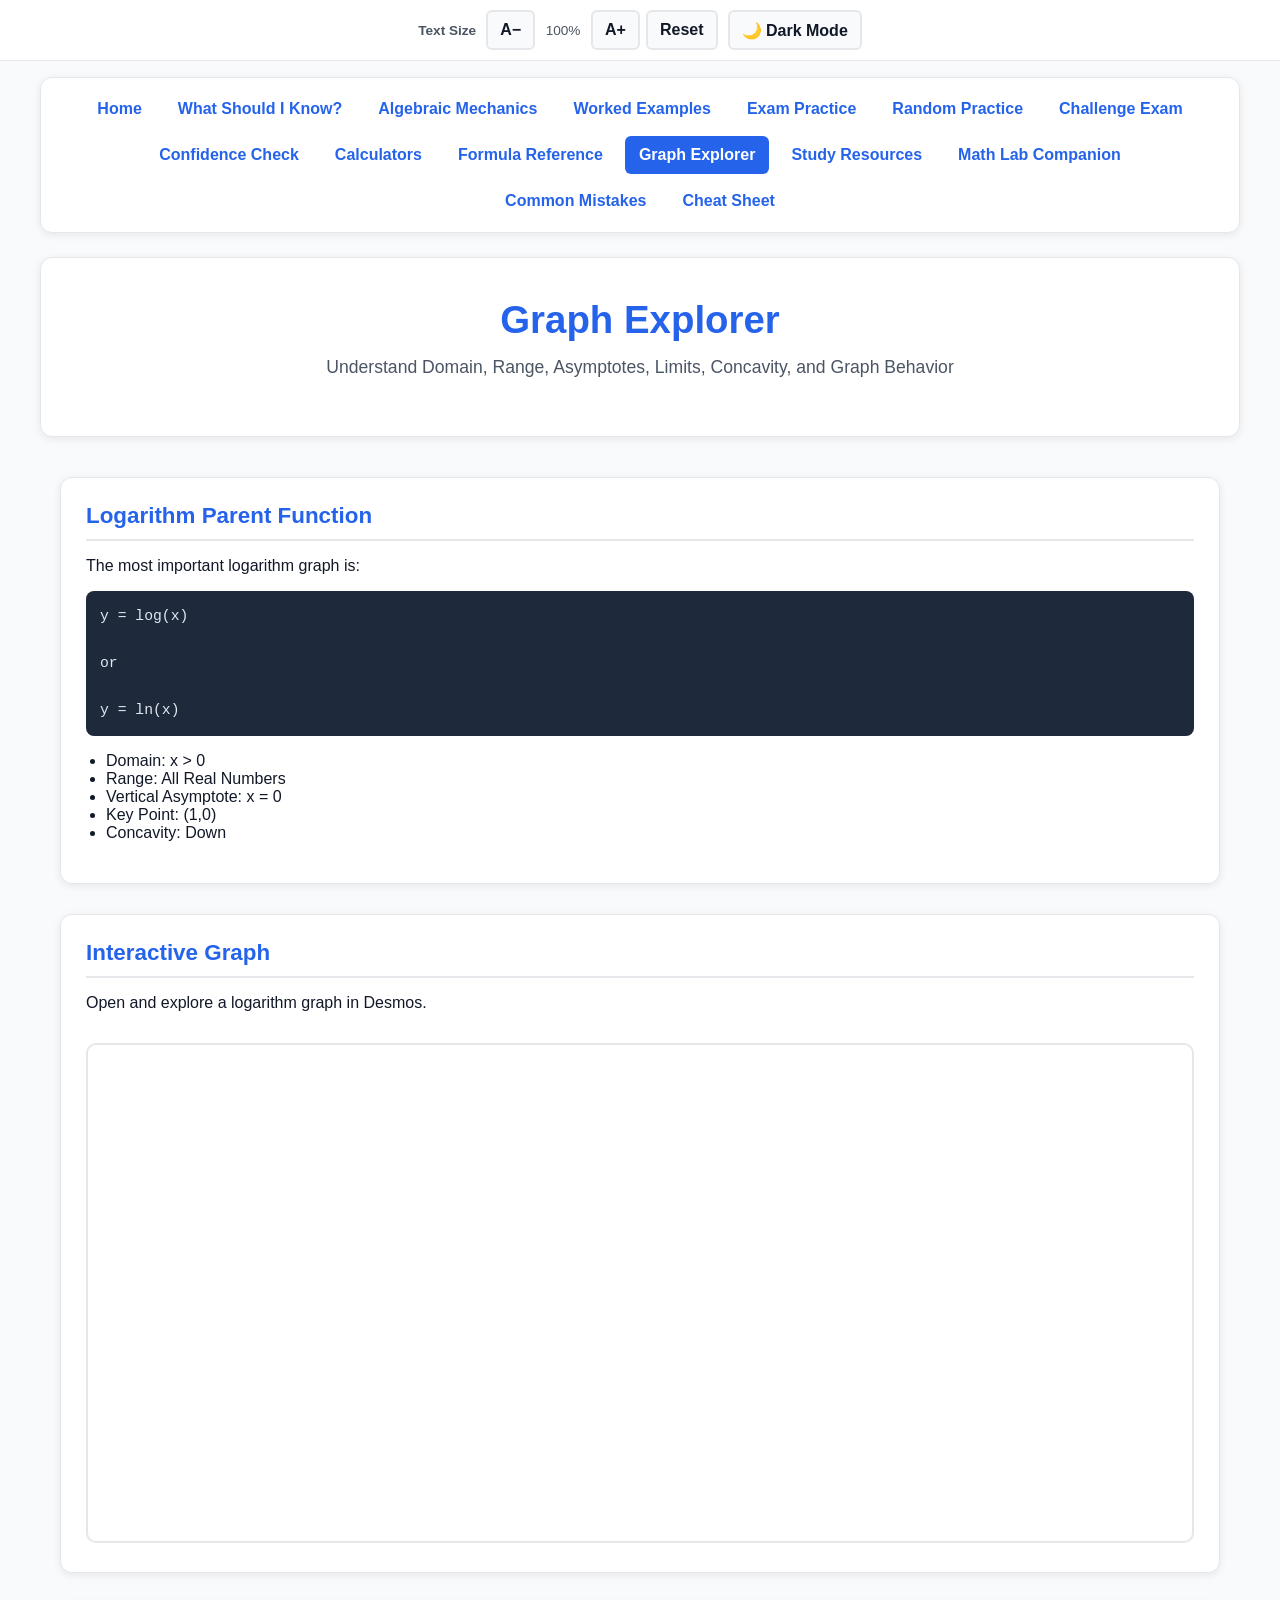
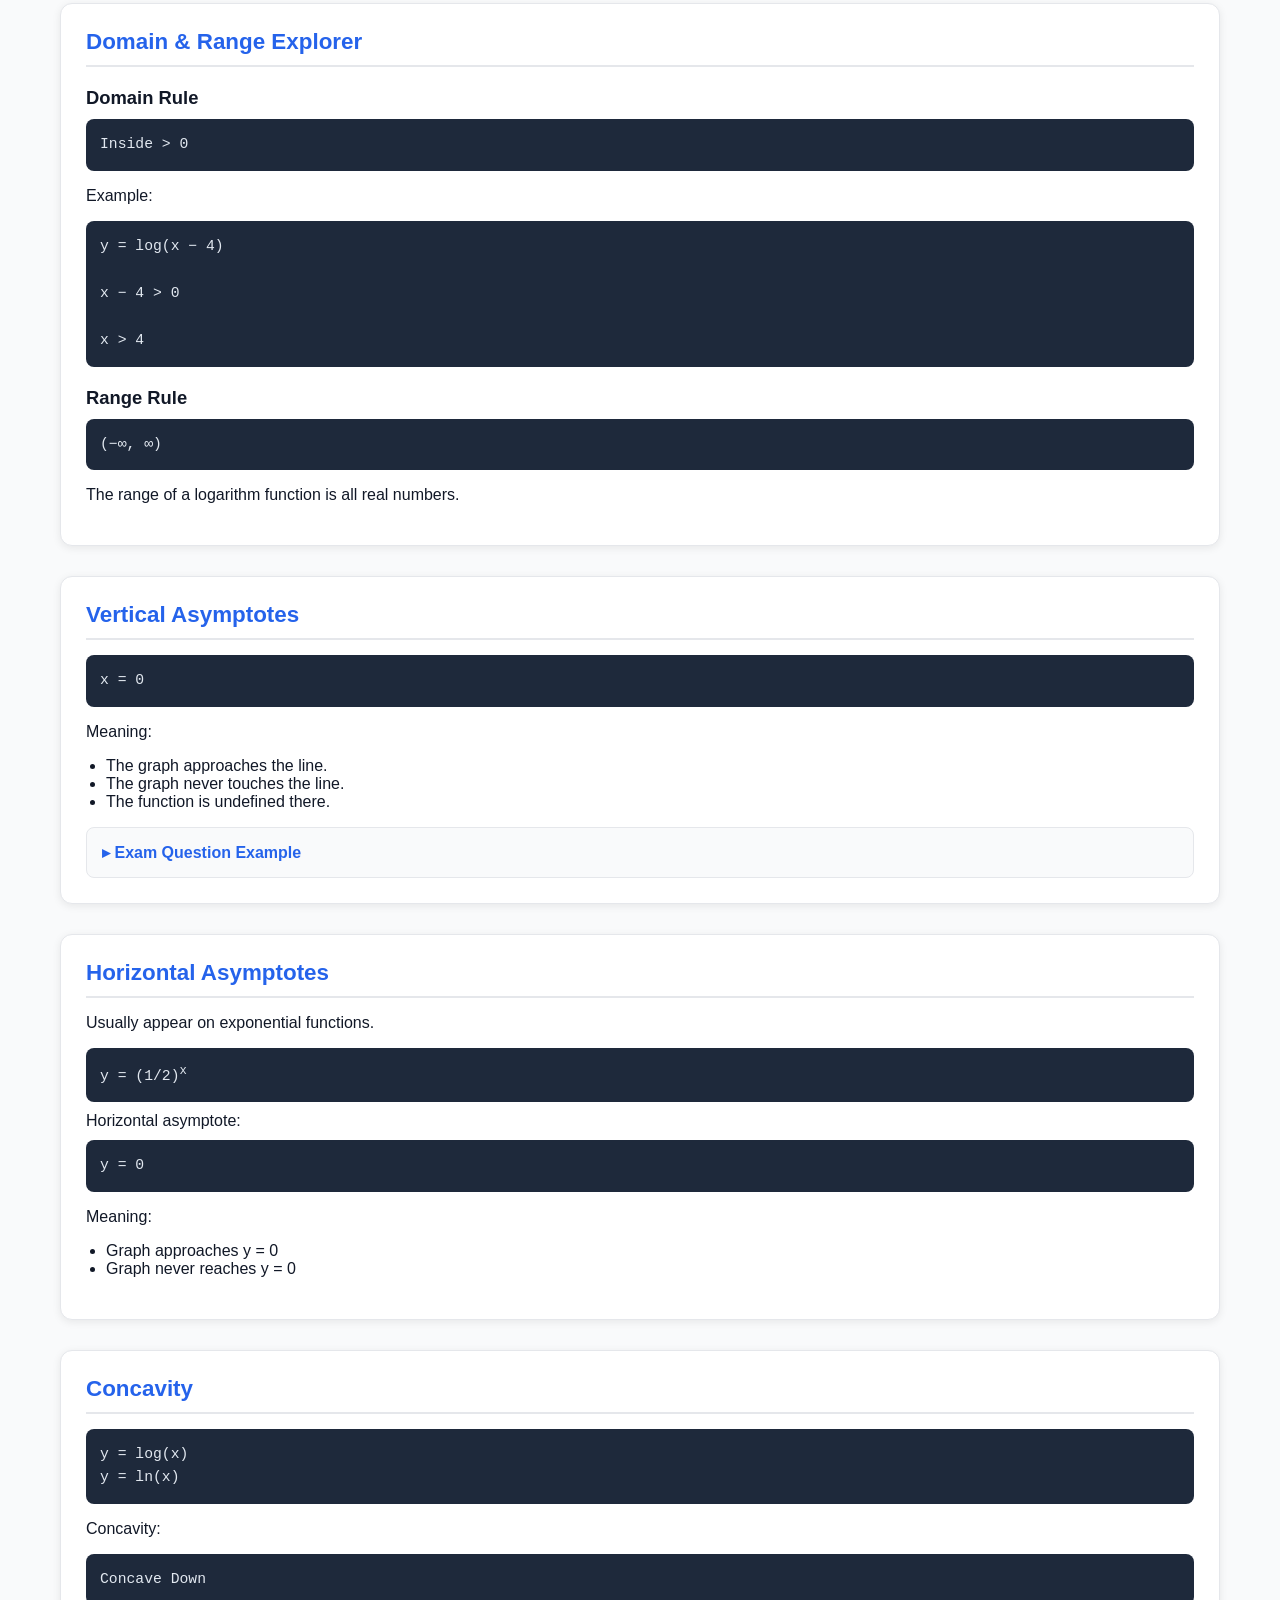
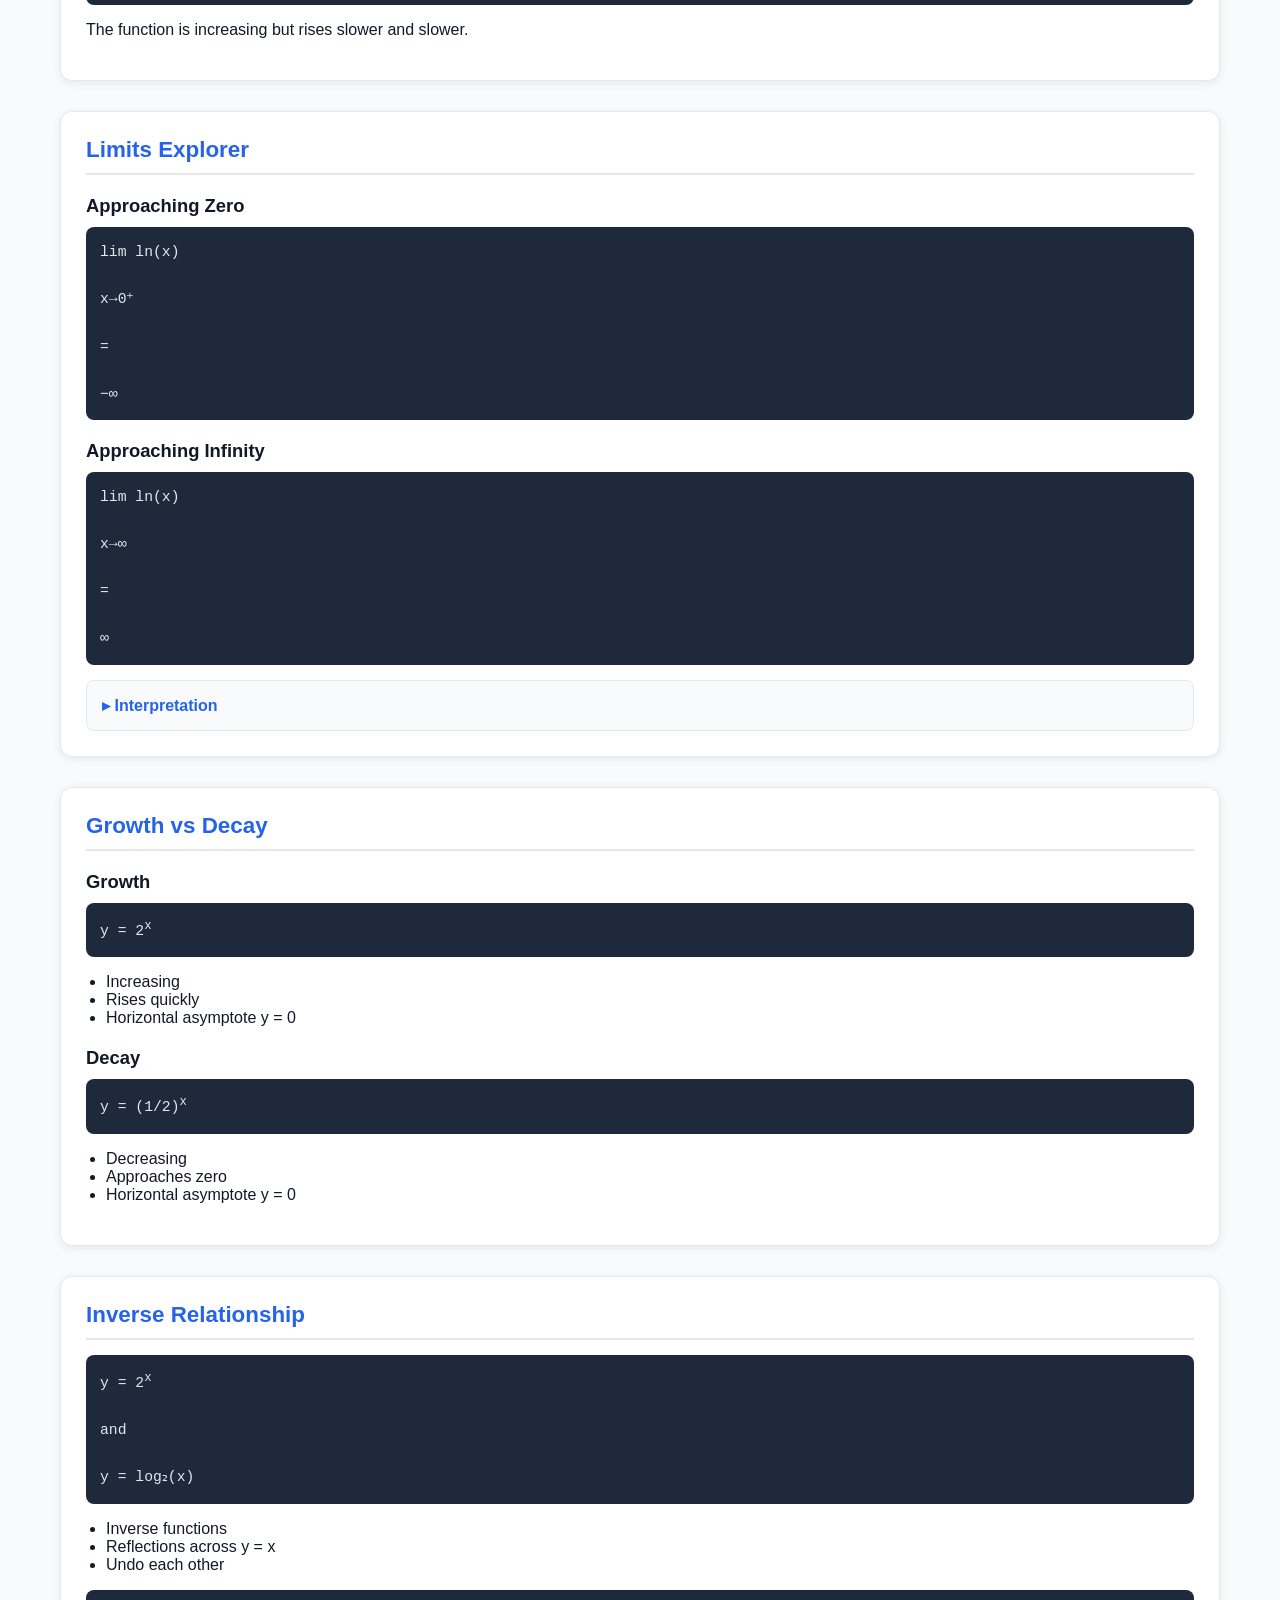
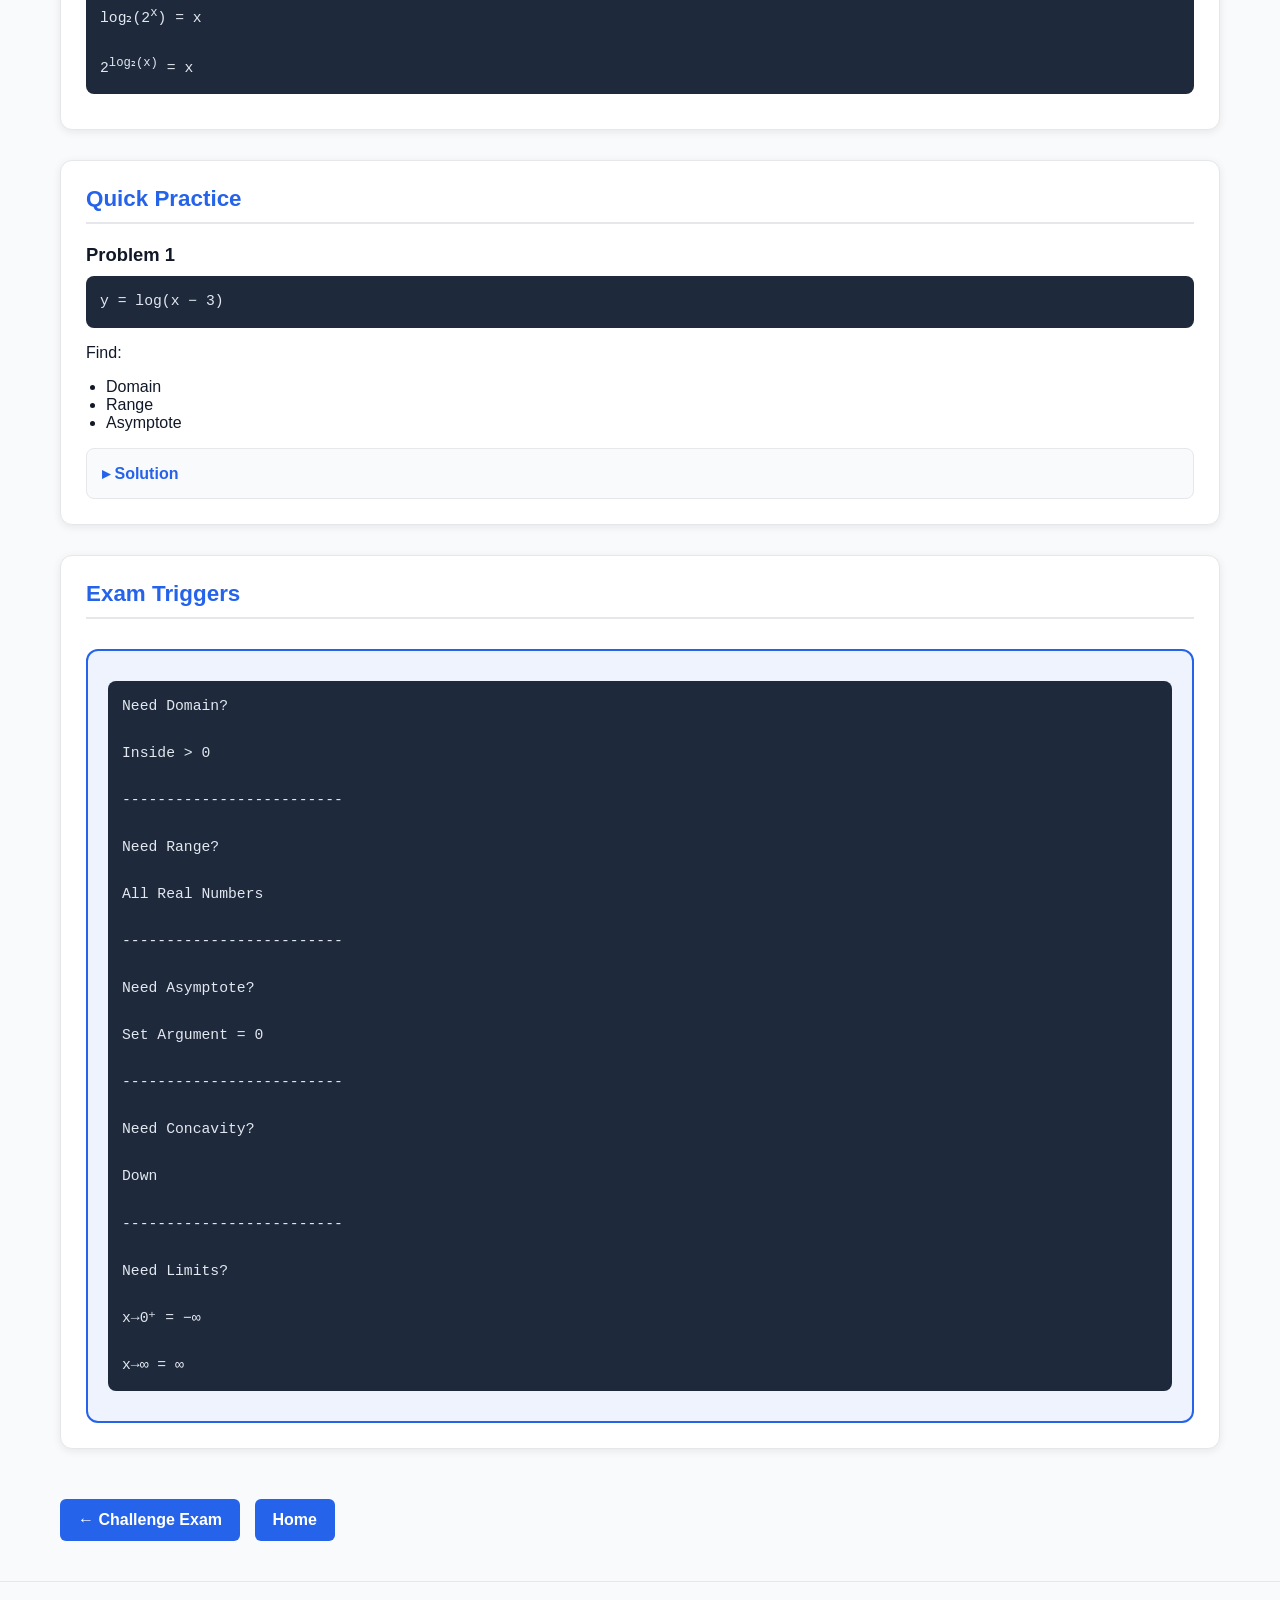
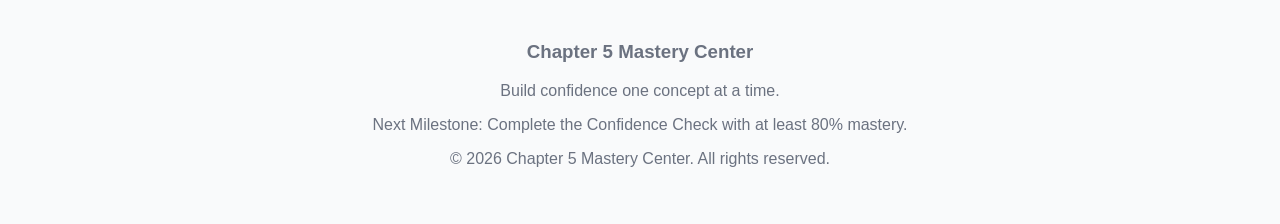
<file: graph-explorer.html>
<!DOCTYPE html>
<html lang="en">
<head>
<meta charset="UTF-8">
<meta name="viewport" content="width=device-width, initial-scale=1.0">

<title>Graph Explorer | Chapter 5 Mastery Center</title>

<meta name="description"
content="Explore logarithm and exponential graphs, domain, range, asymptotes, limits, concavity, and inverse relationships with interactive Desmos graphs.">

<style>

:root{
    --primary:#2563eb;
    --secondary:#1d4ed8;
    --success:#059669;
    --light:#f8fafc;
    --border:#e5e7eb;
    --bg-body:#f9fafb;
    --bg-card:#ffffff;
    --text-main:#111827;
    --text-muted:#4b5563;
    --footer-text:#6b7280;
    --shadow:rgba(0,0,0,.08);
    --font-scale:1;
}

/* Dark Mode */
[data-theme="dark"]{
    --primary:#58a6ff;
    --secondary:#79b8ff;
    --success:#3fb950;
    --light:#161b22;
    --border:#30363d;
    --bg-body:#0d1117;
    --bg-card:#161b22;
    --text-main:#f0f6fc;
    --text-muted:#8b949e;
    --footer-text:#8b949e;
    --shadow:rgba(0,0,0,.4);
}

*{
    box-sizing:border-box;
}

body{
    margin:0;
    font-family:Segoe UI, Arial, sans-serif;
    background:var(--bg-body);
    color:var(--text-main);
    transition:background .3s, color .3s;
}

/* ===== Skip Link ===== */
.skip-link{
    position:absolute;
    top:-60px;
    left:0;
    background:var(--primary);
    color:#fff;
    padding:10px 16px;
    z-index:1000;
    text-decoration:none;
    border-radius:0 0 8px 0;
    transition:top .2s;
}
.skip-link:focus{
    top:0;
}

.sr-only{
    position:absolute;
    width:1px;
    height:1px;
    padding:0;
    margin:-1px;
    overflow:hidden;
    clip:rect(0,0,0,0);
    white-space:nowrap;
    border:0;
}

/* ===== Accessibility Toolbar ===== */
.a11y-bar{
    display:flex;
    flex-wrap:wrap;
    align-items:center;
    justify-content:center;
    gap:10px;
    background:var(--bg-card);
    border-bottom:1px solid var(--border);
    padding:10px 16px;
    position:sticky;
    top:0;
    z-index:900;
}

.a11y-group{
    display:flex;
    align-items:center;
    gap:6px;
}

.a11y-label{
    font-size:.85rem;
    font-weight:600;
    color:var(--text-muted);
    margin-right:4px;
}

.a11y-btn{
    min-width:40px;
    min-height:40px;
    padding:8px 12px;
    font-size:1rem;
    font-weight:600;
    border:2px solid var(--border);
    border-radius:6px;
    background:var(--bg-body);
    color:var(--text-main);
    cursor:pointer;
    transition:background .2s, border-color .2s;
}

.a11y-btn:hover{
    border-color:var(--primary);
}

.a11y-btn:focus-visible{
    outline:3px solid var(--primary);
    outline-offset:2px;
}

.a11y-btn[aria-pressed="true"]{
    background:var(--primary);
    color:#fff;
    border-color:var(--primary);
}

.a11y-btn:disabled{
    opacity:.45;
    cursor:not-allowed;
}

#font-level-display{
    font-size:.85rem;
    color:var(--text-muted);
    min-width:44px;
    text-align:center;
}

/* ===== Hero ===== */
.hero{
    max-width:1200px;
    margin:24px auto 0;
    padding:40px 25px;
    background:var(--bg-card);
    border:1px solid var(--border);
    border-radius:12px;
    box-shadow:0 2px 8px var(--shadow);
    text-align:center;
}

.hero h1{
    margin:0;
    font-size:calc(2.4rem * var(--font-scale));
    color:var(--primary);
}

.hero p{
    font-size:calc(1.1rem * var(--font-scale));
    color:var(--text-muted);
    margin-top:15px;
}

/* ===== Navigation ===== */
.site-nav{
    max-width:1200px;
    margin:16px auto 0;
    padding:12px 20px;
    background:var(--bg-card);
    border:1px solid var(--border);
    border-radius:12px;
    box-shadow:0 2px 8px var(--shadow);
}

.site-nav ul{
    list-style:none;
    margin:0 auto;
    padding:0;
    display:flex;
    flex-wrap:wrap;
    gap:8px;
    justify-content:center;
}

.site-nav a{
    display:inline-block;
    padding:10px 14px;
    text-decoration:none;
    color:var(--primary);
    font-weight:600;
    border-radius:6px;
    font-size:calc(1rem * var(--font-scale));
}

.site-nav a:hover,
.site-nav a:focus-visible{
    background:var(--primary);
    color:#fff;
    outline:none;
}

.site-nav a[aria-current="page"]{
    background:var(--primary);
    color:#fff;
}

/* ===== Layout ===== */
.container{
    max-width:1200px;
    margin:auto;
    padding:40px 20px;
}

.panel{
    background:var(--bg-card);
    padding:25px;
    border-radius:12px;
    margin-bottom:30px;
    box-shadow:0 2px 8px var(--shadow);
    border:1px solid var(--border);
}

.panel h2{
    margin-top:0;
    font-size:calc(1.4rem * var(--font-scale));
    color:var(--primary);
    border-bottom:2px solid var(--border);
    padding-bottom:10px;
    margin-bottom:15px;
}

.panel h3{
    font-size:calc(1.15rem * var(--font-scale));
    color:var(--text-main);
    margin-top:20px;
    margin-bottom:8px;
}

.panel p,
.panel li,
.panel summary{
    font-size:calc(1rem * var(--font-scale));
}

.panel ul{
    padding-left:20px;
}

/* ===== Formula/Code Blocks ===== */
.formula{
    background:#1e293b;
    color:#e2e8f0;
    padding:14px;
    border-radius:8px;
    font-family:'Courier New', monospace;
    font-size:calc(.92rem * var(--font-scale));
    line-height:1.6;
    overflow-x:auto;
    white-space:pre;
    margin:10px 0;
}

[data-theme="dark"] .formula{
    background:#0f172a;
    color:#e2e8f0;
}

/* ===== Iframe Embed ===== */
.graph-frame{
    width:100%;
    height:calc(500px * var(--font-scale));
    border:2px solid var(--border);
    border-radius:10px;
    margin-top:15px;
    background:#fff;
}

/* ===== Details/Summary ===== */
details{
    background:var(--bg-body);
    border:1px solid var(--border);
    border-radius:8px;
    padding:15px;
    margin-top:15px;
}

summary{
    cursor:pointer;
    font-weight:700;
    color:var(--primary);
    font-size:calc(1rem * var(--font-scale));
    list-style:none;
}

summary::-webkit-details-marker{
    display:none;
}

summary::before{
    content: '▸ ';
    transition:transform .2s;
}

details[open] summary::before{
    content: '▾ ';
}

summary:hover{
    color:var(--secondary);
}

summary:focus-visible{
    outline:3px solid var(--primary);
    outline-offset:3px;
}

/* ===== Exam Box ===== */
.exam-box{
    background:color-mix(in srgb, var(--primary) 8%, var(--bg-card));
    border:2px solid var(--primary);
    padding:20px;
    border-radius:12px;
    margin-top:30px;
}

.exam-box .formula{
    margin-top:10px;
}

/* ===== Buttons ===== */
.btn{
    display:inline-block;
    margin-top:20px;
    margin-right:10px;
    padding:12px 18px;
    border:none;
    border-radius:6px;
    background:var(--primary);
    color:#fff;
    text-decoration:none;
    font-size:calc(1rem * var(--font-scale));
    font-weight:600;
    cursor:pointer;
}

.btn:hover,
.btn:focus-visible{
    background:var(--secondary);
}

.btn:focus-visible{
    outline:3px solid var(--primary);
    outline-offset:3px;
}

footer{
    text-align:center;
    padding:40px;
    color:var(--footer-text);
    border-top:1px solid var(--border);
}

@media (prefers-reduced-motion: reduce){
    *{
        transition:none !important;
        animation:none !important;
    }
}

@media print{
    .a11y-bar, .site-nav{ display:none; }
    body{ background:#fff; color:#000; }
    .panel{ box-shadow:none; border:1px solid #ccc; break-inside:avoid; }
    .formula{ background:#f0f0f0; color:#000; }
    .graph-frame{ display:none; }
    .btn{ display:none; }
}

</style>
</head>

<body>

<a href="#main-content" class="skip-link">Skip to main content</a>

<!-- ===== Accessibility Toolbar ===== -->
<div class="a11y-bar" role="toolbar" aria-label="Display and accessibility settings">

    <div class="a11y-group" role="group" aria-label="Text size controls">
        <span class="a11y-label" id="font-label">Text Size</span>

        <button type="button" class="a11y-btn" id="font-decrease" aria-label="Decrease text size">A−</button>

        <span id="font-level-display" aria-live="polite" aria-describedby="font-label">100%</span>

        <button type="button" class="a11y-btn" id="font-increase" aria-label="Increase text size">A+</button>

        <button type="button" class="a11y-btn" id="font-reset" aria-label="Reset text size to 100 percent">Reset</button>
    </div>

    <div class="a11y-group">
        <button type="button" class="a11y-btn" id="theme-toggle" aria-pressed="false" aria-label="Toggle dark mode">🌙 Dark Mode</button>
    </div>

</div>

<!-- Top Ribbon -->
<div id="site-nav" class="site-nav" aria-label="Primary"></div>
<script src="nav.js"></script>

<header class="hero">

<h1>Graph Explorer</h1>

<p>Understand Domain, Range, Asymptotes, Limits, Concavity, and Graph Behavior</p>

</header>

<main class="container" id="main-content">

<!-- Parent Function -->
<section class="panel" aria-labelledby="parent-heading">

<h2 id="parent-heading">Logarithm Parent Function</h2>

<p>The most important logarithm graph is:</p>

<div class="formula">y = log(x)

or

y = ln(x)</div>

<ul>
<li>Domain: x &gt; 0</li>
<li>Range: All Real Numbers</li>
<li>Vertical Asymptote: x = 0</li>
<li>Key Point: (1,0)</li>
<li>Concavity: Down</li>
</ul>

</section>

<!-- Interactive Graph -->
<section class="panel" aria-labelledby="interactive-heading">

<h2 id="interactive-heading">Interactive Graph</h2>

<p>Open and explore a logarithm graph in Desmos.</p>

<iframe
    class="graph-frame"
    src="https://www.desmos.com/calculator?embed"
    title="Desmos Graphing Calculator"
    loading="lazy">
</iframe>

</section>

<!-- Domain & Range -->
<section class="panel" aria-labelledby="domain-range-heading">

<h2 id="domain-range-heading">Domain &amp; Range Explorer</h2>

<h3>Domain Rule</h3>
<div class="formula">Inside &gt; 0</div>

<p>Example:</p>
<div class="formula">y = log(x − 4)

x − 4 &gt; 0

x &gt; 4</div>

<h3>Range Rule</h3>
<div class="formula">(−∞, ∞)</div>
<p>The range of a logarithm function is all real numbers.</p>

</section>

<!-- Vertical Asymptotes -->
<section class="panel" aria-labelledby="v-asymptote-heading">

<h2 id="v-asymptote-heading">Vertical Asymptotes</h2>

<div class="formula">x = 0</div>

<p>Meaning:</p>
<ul>
<li>The graph approaches the line.</li>
<li>The graph never touches the line.</li>
<li>The function is undefined there.</li>
</ul>

<details>
    <summary>Exam Question Example</summary>
    <div class="formula">y = log(x − 5)

Set Inside = 0

x − 5 = 0

Asymptote:

x = 5</div>
</details>

</section>

<!-- Horizontal Asymptotes -->
<section class="panel" aria-labelledby="h-asymptote-heading">

<h2 id="h-asymptote-heading">Horizontal Asymptotes</h2>

<p>Usually appear on exponential functions.</p>

<div class="formula">y = (1/2)<sup>x</sup></div>

Horizontal asymptote:
<div class="formula">y = 0</div>

<p>Meaning:</p>
<ul>
<li>Graph approaches y = 0</li>
<li>Graph never reaches y = 0</li>
</ul>

</section>

<!-- Concavity -->
<section class="panel" aria-labelledby="concavity-heading">

<h2 id="concavity-heading">Concavity</h2>

<div class="formula">y = log(x)
y = ln(x)</div>

<p>Concavity:</p>
<div class="formula">Concave Down</div>

<p>The function is increasing but rises slower and slower.</p>

</section>

<!-- Limits Explorer -->
<section class="panel" aria-labelledby="limits-heading">

<h2 id="limits-heading">Limits Explorer</h2>

<h3>Approaching Zero</h3>
<div class="formula">lim ln(x)

x→0⁺

=

−∞</div>

<h3>Approaching Infinity</h3>
<div class="formula">lim ln(x)

x→∞

=

∞</div>

<details>
    <summary>Interpretation</summary>
    <p>As x gets extremely close to zero from the positive side, the logarithm decreases without bound.</p>
    <p>As x becomes very large, the logarithm grows forever, but slowly.</p>
</details>

</section>

<!-- Growth vs Decay -->
<section class="panel" aria-labelledby="growth-heading">

<h2 id="growth-heading">Growth vs Decay</h2>

<h3>Growth</h3>
<div class="formula">y = 2<sup>x</sup></div>
<ul>
<li>Increasing</li>
<li>Rises quickly</li>
<li>Horizontal asymptote y = 0</li>
</ul>

<h3>Decay</h3>
<div class="formula">y = (1/2)<sup>x</sup></div>
<ul>
<li>Decreasing</li>
<li>Approaches zero</li>
<li>Horizontal asymptote y = 0</li>
</ul>

</section>

<!-- Inverse Relationship -->
<section class="panel" aria-labelledby="inverse-heading">

<h2 id="inverse-heading">Inverse Relationship</h2>

<div class="formula">y = 2<sup>x</sup>

and

y = log₂(x)</div>

<ul>
<li>Inverse functions</li>
<li>Reflections across y = x</li>
<li>Undo each other</li>
</ul>

<div class="formula">log₂(2<sup>x</sup>) = x

2<sup>log₂(x)</sup> = x</div>

</section>

<!-- Quick Practice -->
<section class="panel" aria-labelledby="practice-heading">

<h2 id="practice-heading">Quick Practice</h2>

<h3>Problem 1</h3>
<div class="formula">y = log(x − 3)</div>

<p>Find:</p>
<ul>
<li>Domain</li>
<li>Range</li>
<li>Asymptote</li>
</ul>

<details>
    <summary>Solution</summary>
    <div class="formula">Domain:

x &gt; 3

Range:

All Real Numbers

Asymptote:

x = 3</div>
</details>

</section>

<!-- Exam Triggers -->
<section class="panel" aria-labelledby="triggers-heading">

<h2 id="triggers-heading">Exam Triggers</h2>

<div class="exam-box">
<div class="formula">Need Domain?

Inside &gt; 0

-------------------------

Need Range?

All Real Numbers

-------------------------

Need Asymptote?

Set Argument = 0

-------------------------

Need Concavity?

Down

-------------------------

Need Limits?

x→0⁺ = −∞

x→∞ = ∞</div>
</div>

</section>

<a class="btn" href="challenge-exam.html">← Challenge Exam</a>
<a class="btn" href="index.html">Home</a>

</main>

<script>
(function () {
    'use strict';
    // ---------- Copyright Year ----------
    var yearEl = document.getElementById('copyright-year');
    if (yearEl) {
    yearEl.textContent = new Date().getFullYear();
    }
    
    // ---------- Text Size Controls ----------
    var LEVELS = [0.75, 0.9, 1, 1.1, 1.25, 1.5, 1.75, 2];
    var MIN_INDEX = 0;
    var MAX_INDEX = LEVELS.length - 1;
    var DEFAULT_INDEX = 2;

    var STORE_KEY_SIZE  = 'ch5-font-scale-index';
    var STORE_KEY_THEME = 'ch5-theme';

    var btnIncrease = document.getElementById('font-increase');
    var btnDecrease = document.getElementById('font-decrease');
    var btnReset    = document.getElementById('font-reset');
    var display     = document.getElementById('font-level-display');
    var root        = document.documentElement;

    function clamp(n, lo, hi) {
        return Math.min(hi, Math.max(lo, n));
    }

    function getStoredIndex() {
        try {
            var raw = window.localStorage.getItem(STORE_KEY_SIZE);
            if (raw === null) { return DEFAULT_INDEX; }
            var n = parseInt(raw, 10);
            return isNaN(n) ? DEFAULT_INDEX : clamp(n, MIN_INDEX, MAX_INDEX);
        } catch (e) {
            return DEFAULT_INDEX;
        }
    }

    function applyScale(index, announce) {
        index = clamp(index, MIN_INDEX, MAX_INDEX);
        var scale = LEVELS[index];
        root.style.setProperty('--font-scale', String(scale));
        document.body.style.fontSize = (scale * 100) + '%';
        display.textContent = Math.round(scale * 100) + '%';
        btnDecrease.disabled = (index === MIN_INDEX);
        btnIncrease.disabled = (index === MAX_INDEX);
        btnDecrease.setAttribute('aria-disabled', String(index === MIN_INDEX));
        btnIncrease.setAttribute('aria-disabled', String(index === MAX_INDEX));
        try {
            window.localStorage.setItem(STORE_KEY_SIZE, String(index));
        } catch (e) { /* storage unavailable */ }
        if (announce) {
            display.textContent = Math.round(scale * 100) + '% text size';
        }
    }

    var currentIndex = getStoredIndex();
    applyScale(currentIndex, false);

    btnIncrease.addEventListener('click', function () {
        currentIndex = clamp(currentIndex + 1, MIN_INDEX, MAX_INDEX);
        applyScale(currentIndex, true);
    });

    btnDecrease.addEventListener('click', function () {
        currentIndex = clamp(currentIndex - 1, MIN_INDEX, MAX_INDEX);
        applyScale(currentIndex, true);
    });

    btnReset.addEventListener('click', function () {
        currentIndex = DEFAULT_INDEX;
        applyScale(currentIndex, true);
    });

    document.addEventListener('keydown', function (evt) {
        if (!(evt.ctrlKey || evt.metaKey)) { return; }
        if (evt.key === '+' || evt.key === '=') {
            evt.preventDefault();
            currentIndex = clamp(currentIndex + 1, MIN_INDEX, MAX_INDEX);
            applyScale(currentIndex, true);
        } else if (evt.key === '-' || evt.key === '_') {
            evt.preventDefault();
            currentIndex = clamp(currentIndex - 1, MIN_INDEX, MAX_INDEX);
            applyScale(currentIndex, true);
        } else if (evt.key === '0') {
            evt.preventDefault();
            currentIndex = DEFAULT_INDEX;
            applyScale(currentIndex, true);
        }
    });

    // ---------- Dark Mode Toggle ----------
    var themeToggle = document.getElementById('theme-toggle');

    function getPreferredTheme() {
        try {
            var stored = window.localStorage.getItem(STORE_KEY_THEME);
            if (stored === 'dark' || stored === 'light') { return stored; }
        } catch (e) { /* ignore */ }
        if (window.matchMedia && window.matchMedia('(prefers-color-scheme: dark)').matches) {
            return 'dark';
        }
        return 'light';
    }

    function applyTheme(theme, persist) {
        if (theme === 'dark') {
            root.setAttribute('data-theme', 'dark');
            themeToggle.setAttribute('aria-pressed', 'true');
            themeToggle.textContent = '☀️ Light Mode';
            themeToggle.setAttribute('aria-label', 'Switch to light mode');
        } else {
            root.removeAttribute('data-theme');
            themeToggle.setAttribute('aria-pressed', 'false');
            themeToggle.textContent = '🌙 Dark Mode';
            themeToggle.setAttribute('aria-label', 'Switch to dark mode');
        }
        if (persist) {
            try {
                window.localStorage.setItem(STORE_KEY_THEME, theme);
            } catch (e) { /* ignore */ }
        }
    }

    var currentTheme = getPreferredTheme();
    applyTheme(currentTheme, false);

    themeToggle.addEventListener('click', function () {
        currentTheme = (currentTheme === 'dark') ? 'light' : 'dark';
        applyTheme(currentTheme, true);
    });

    if (window.matchMedia) {
        var mq = window.matchMedia('(prefers-color-scheme: dark)');
        var onChange = function (e) {
            var stored = null;
            try { stored = window.localStorage.getItem(STORE_KEY_THEME); } catch (err) { stored = null; }
            if (stored !== 'dark' && stored !== 'light') {
                currentTheme = e.matches ? 'dark' : 'light';
                applyTheme(currentTheme, false);
            }
        };
        if (mq.addEventListener) {
            mq.addEventListener('change', onChange);
        } else if (mq.addListener) {
            mq.addListener(onChange);
        }
    }

})();
</script>

<footer>

<h3>Chapter 5 Mastery Center</h3>

<p>
Build confidence one concept at a time.
</p>

<p>
Next Milestone: Complete the Confidence Check with at least 80% mastery.
</p>

<p class="copyright">
&copy; <span id="copyright-year">2026</span> Chapter 5 Mastery Center. All rights reserved.
</p>

</footer>

</body>
</html>
</file>
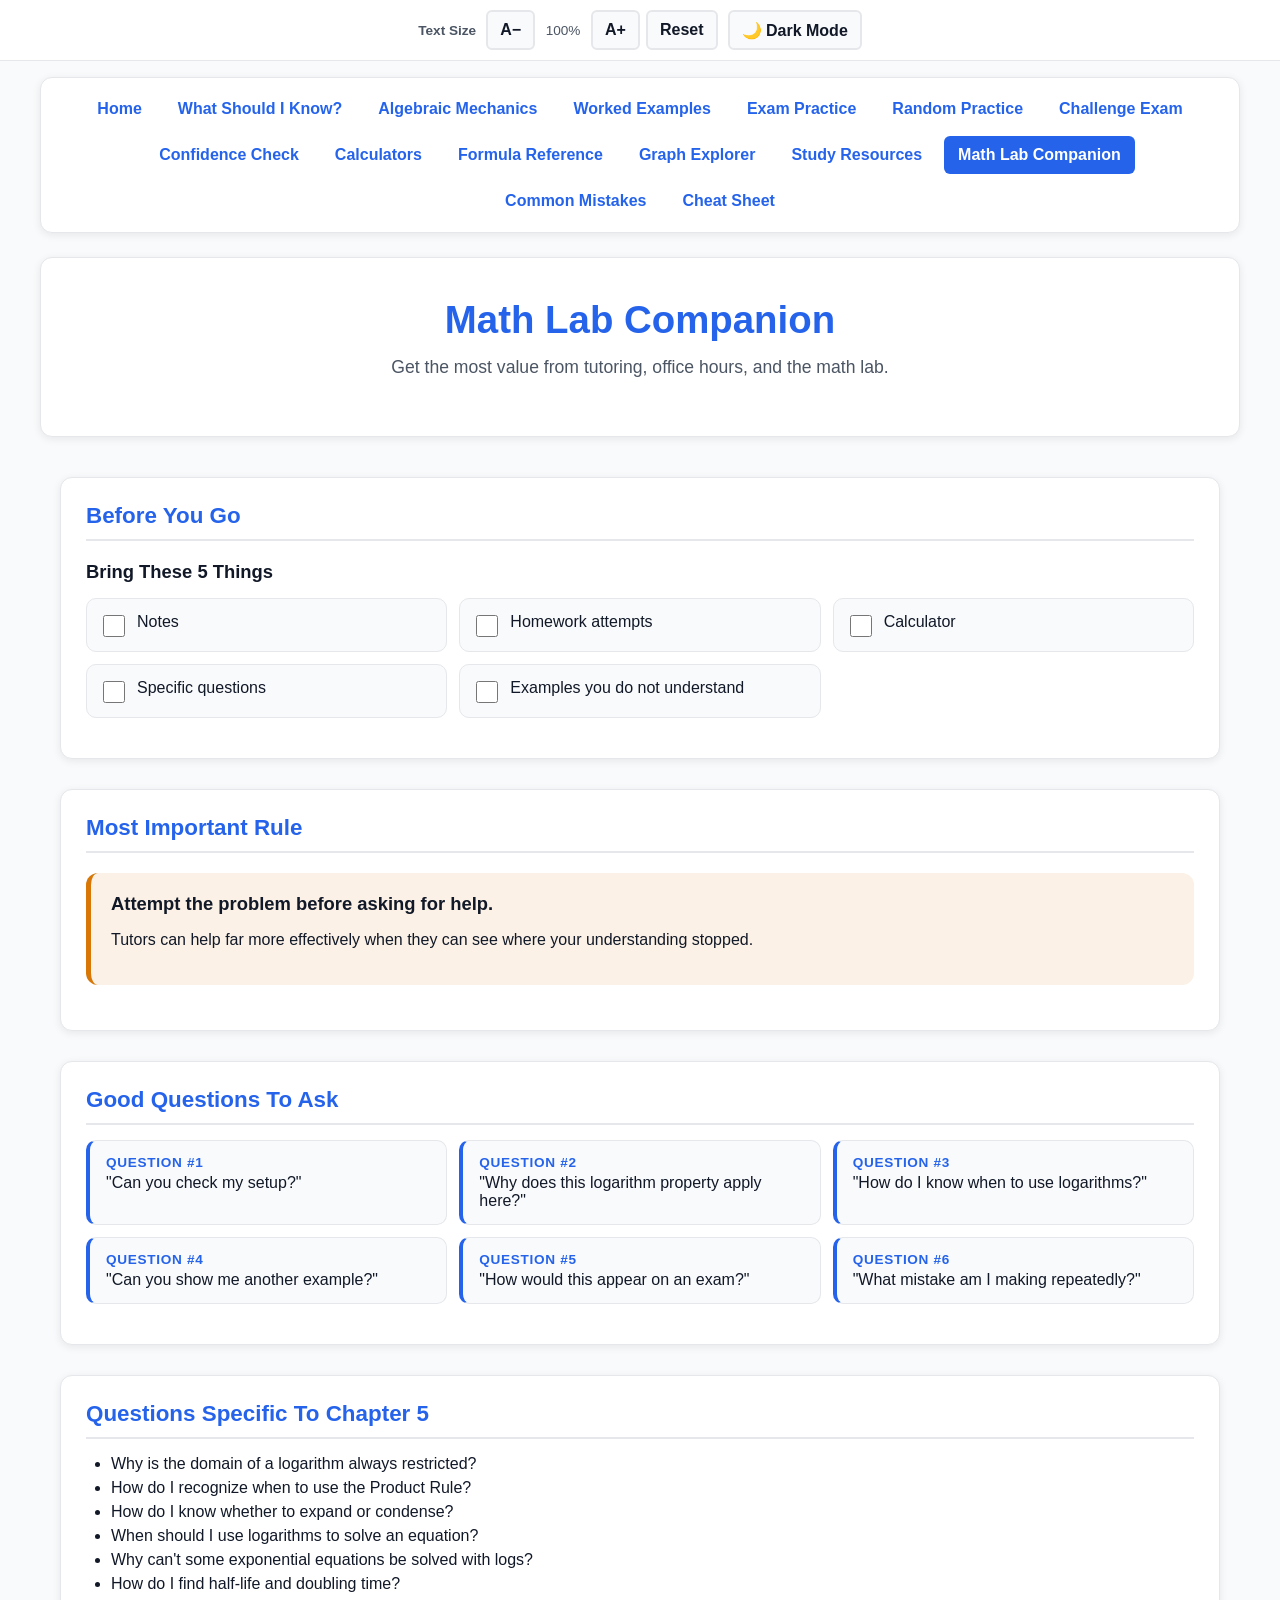
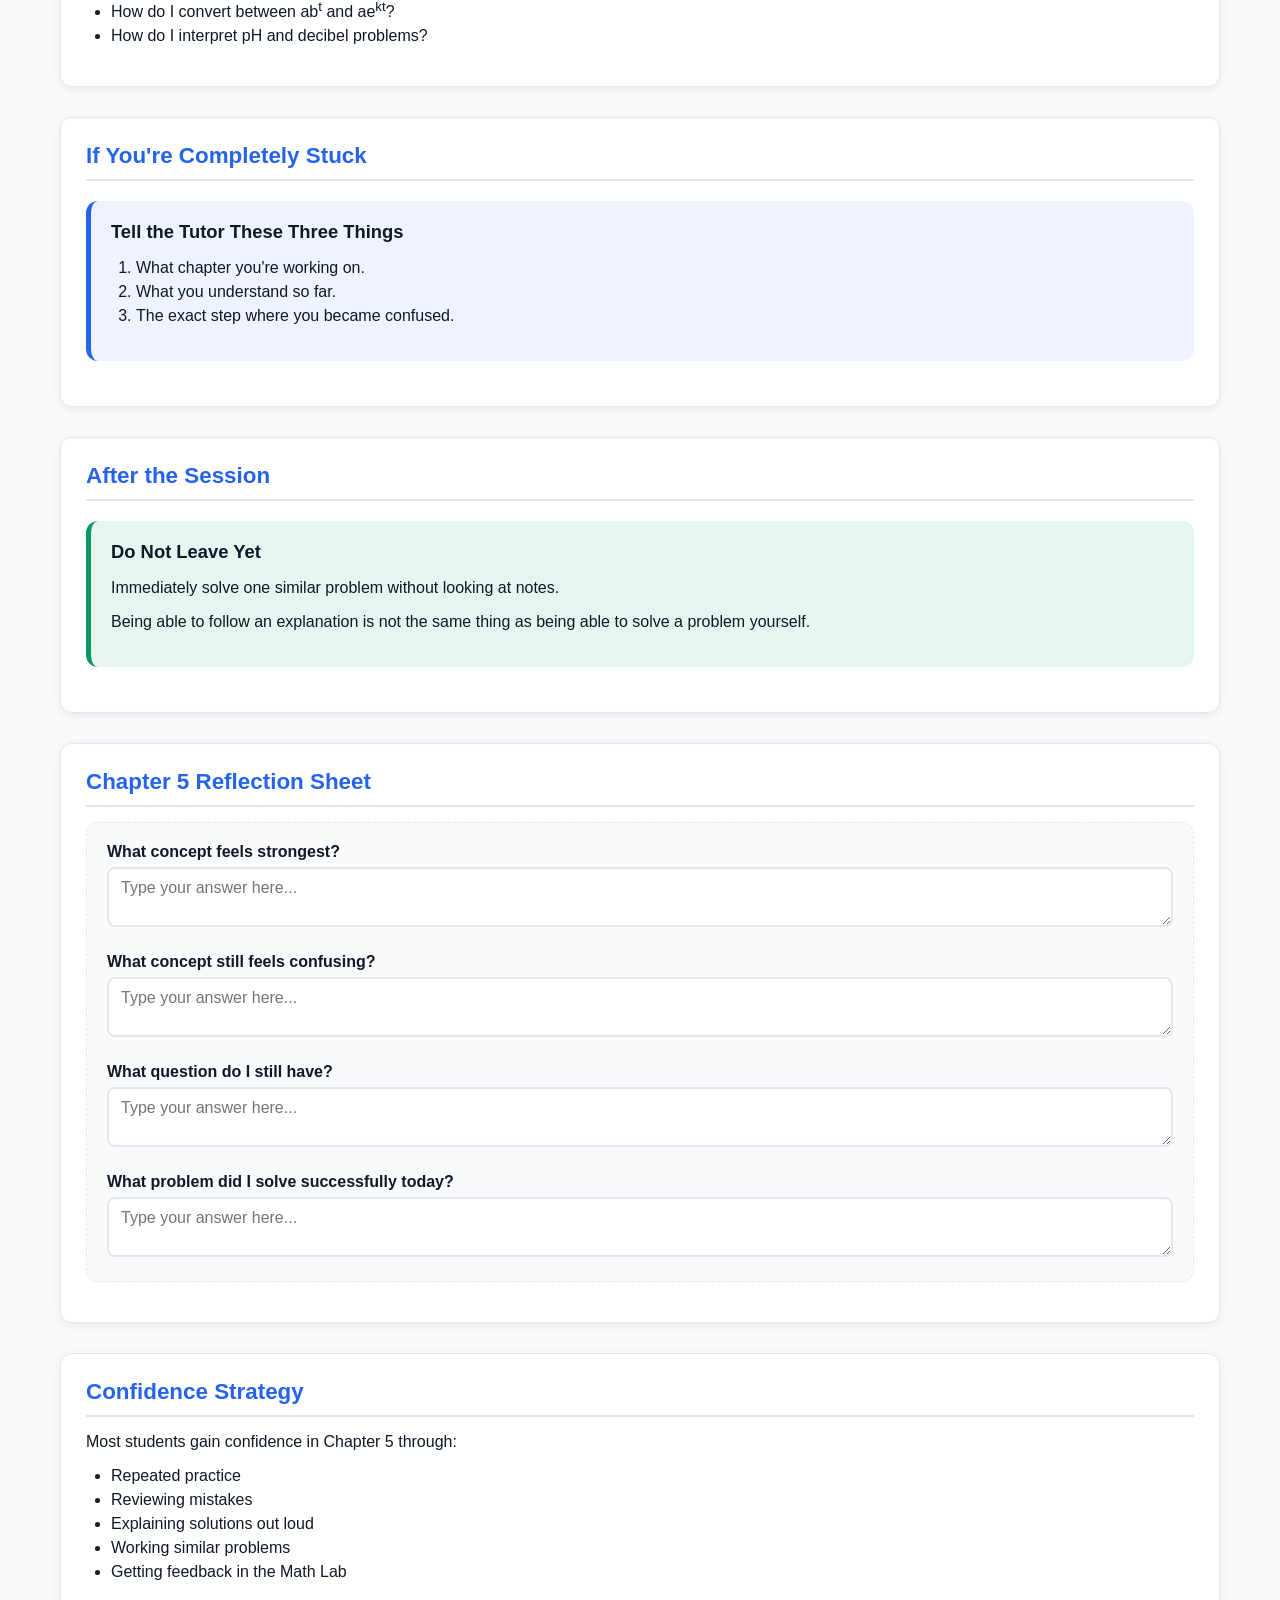
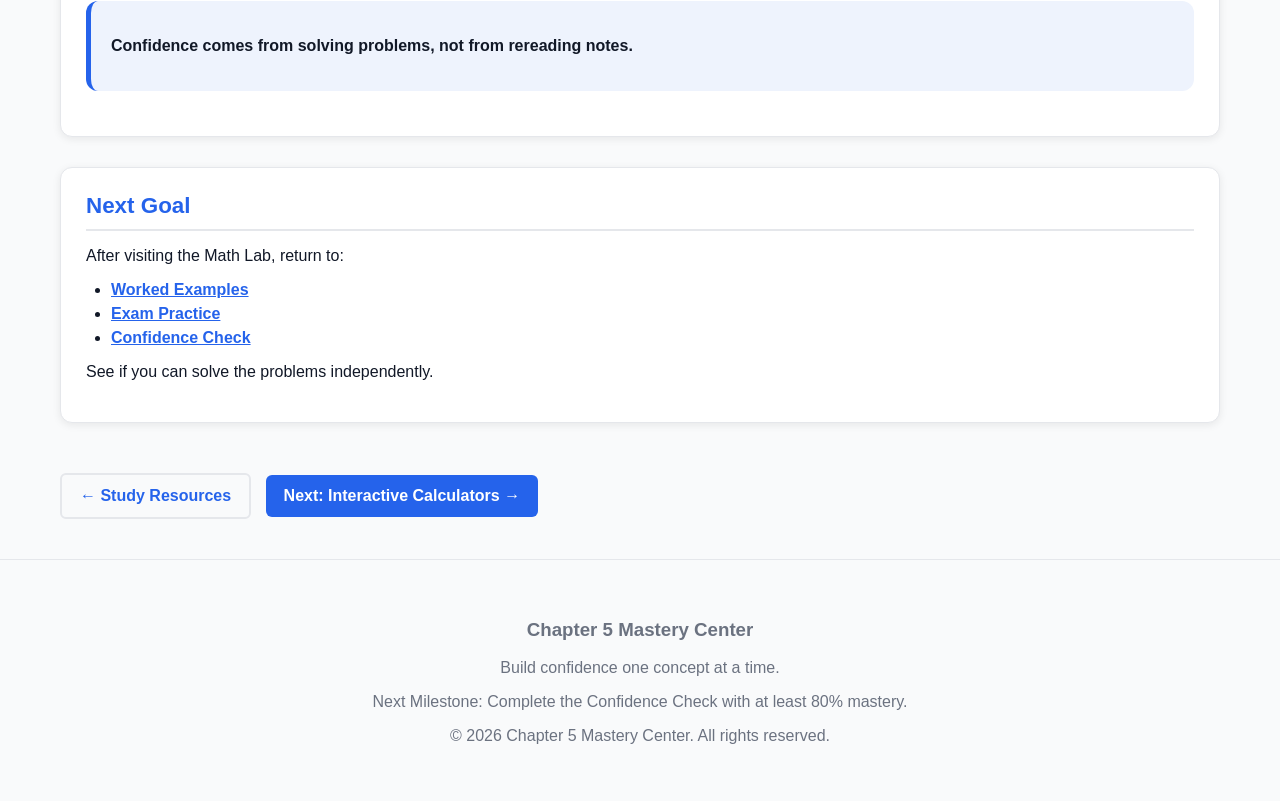
<file: math-lab-companion.html>
<!DOCTYPE html>
<html lang="en">
<head>
<meta charset="UTF-8">
<meta name="viewport" content="width=device-width, initial-scale=1.0">

<title>Math Lab Companion | Chapter 5 Mastery Center</title>

<meta name="description"
content="Get the most value from tutoring, office hours, and the math lab with checklists, question prompts, and a reflection sheet for Chapter 5.">

<style>

:root{
    --primary:#2563eb;
    --secondary:#1d4ed8;
    --success:#059669;
    --warning:#d97706;
    --light:#f8fafc;
    --border:#e5e7eb;
    --bg-body:#f9fafb;
    --bg-card:#ffffff;
    --text-main:#111827;
    --text-muted:#4b5563;
    --footer-text:#6b7280;
    --shadow:rgba(0,0,0,.08);
    --font-scale:1;
}

/* Dark Mode */
[data-theme="dark"]{
    --primary:#58a6ff;
    --secondary:#79b8ff;
    --success:#3fb950;
    --warning:#fbbf24;
    --light:#161b22;
    --border:#3036```css
d3036d;
    --bg-body:#0d1117;
    --bg-card:#161b22;
    --text-main:#f0f6fc;
    --text-muted:#8b949e;
    --footer-text:#8b949e;
    --shadow:rgba(0,0,0,.4);
}

*{
    box-sizing:border-box;
}

body{
    margin:0;
    font-family:Segoe UI, Arial, sans-serif;
    background:var(--bg-body);
    color:var(--text-main);
    transition:background .3s, color .3s;
}

/* ===== Skip Link ===== */
.skip-link{
    position:absolute;
    top:-60px;
    left:0;
    background:var(--primary);
    color:#fff;
    padding:10px 16px;
    z-index:1000;
    text-decoration:none;
    border-radius:0 0 8px 0;
    transition:top .2s;
}
.skip-link:focus{
    top:0;
}

.sr-only{
    position:absolute;
    width:1px;
    height:1px;
    padding:0;
    margin:-1px;
    overflow:hidden;
    clip:rect(0,0,0,0);
    white-space:nowrap;
    border:0;
}

/* ===== Accessibility Toolbar ===== */
.a11y-bar{
    display:flex;
    flex-wrap:wrap;
    align-items:center;
    justify-content:center;
    gap:10px;
    background:var(--bg-card);
    border-bottom:1px solid var(--border);
    padding:10px 16px;
    position:sticky;
    top:0;
    z-index:900;
}

.a11y-group{
    display:flex;
    align-items:center;
    gap:6px;
}

.a11y-label{
    font-size:.85rem;
    font-weight:600;
    color:var(--text-muted);
    margin-right:4px;
}

.a11y-btn{
    min-width:40px;
    min-height:40px;
    padding:8px 12px;
    font-size:1rem;
    font-weight:600;
    border:2px solid var(--border);
    border-radius:6px;
    background:var(--bg-body);
    color:var(--text-main);
    cursor:pointer;
    transition:background .2s, border-color .2s;
}

.a11y-btn:hover{
    border-color:var(--primary);
}

.a11y-btn:focus-visible{
    outline:3px solid var(--primary);
    outline-offset:2px;
}

.a11y-btn[aria-pressed="true"]{
    background:var(--primary);
    color:#fff;
    border-color:var(--primary);
}

.a11y-btn:disabled{
    opacity:.45;
    cursor:not-allowed;
}

#font-level-display{
    font-size:.85rem;
    color:var(--text-muted);
    min-width:44px;
    text-align:center;
}

/* ===== Hero ===== */
.hero{
    max-width:1200px;
    margin:24px auto 0;
    padding:40px 25px;
    background:var(--bg-card);
    border:1px solid var(--border);
    border-radius:12px;
    box-shadow:0 2px 8px var(--shadow);
    text-align:center;
}

.hero h1{
    margin:0;
    font-size:calc(2.4rem * var(--font-scale));
    color:var(--primary);
}

.hero p{
    font-size:calc(1.1rem * var(--font-scale));
    color:var(--text-muted);
    margin-top:15px;
}

/* ===== Navigation ===== */
.site-nav{
    max-width:1200px;
    margin:16px auto 0;
    padding:12px 20px;
    background:var(--bg-card);
    border:1px solid var(--border);
    border-radius:12px;
    box-shadow:0 2px 8px var(--shadow);
}

.site-nav ul{
    list-style:none;
    margin:0 auto;
    padding:0;
    display:flex;
    flex-wrap:wrap;
    gap:8px;
    justify-content:center;
}

.site-nav a{
    display:inline-block;
    padding:10px 14px;
    text-decoration:none;
    color:var(--primary);
    font-weight:600;
    border-radius:6px;
    font-size:calc(1rem * var(--font-scale));
}

.site-nav a:hover,
.site-nav a:focus-visible{
    background:var(--primary);
    color:#fff;
    outline:none;
}

.site-nav a[aria-current="page"]{
    background:var(--primary);
    color:#fff;
}

/* ===== Layout ===== */
.container{
    max-width:1200px;
    margin:auto;
    padding:40px 20px;
}

.panel{
    background:var(--bg-card);
    padding:25px;
    border-radius:12px;
    margin-bottom:30px;
    box-shadow:0 2px 8px var(--shadow);
    border:1px solid var(--border);
}

.panel h2{
    margin-top:0;
    font-size:calc(1.4rem * var(--font-scale));
    color:var(--primary);
    border-bottom:2px solid var(--border);
    padding-bottom:10px;
    margin-bottom:15px;
}

.panel h3{
    font-size:calc(1.15rem * var(--font-scale));
    color:var(--text-main);
    margin-top:20px;
    margin-bottom:8px;
}

.panel p,
.panel li,
.panel label{
    font-size:calc(1rem * var(--font-scale));
}

.panel ul,
.panel ol{
    padding-left:25px;
}

.panel li{
    margin:6px 0;
}

.panel a{
    color:var(--primary);
    font-weight:600;
}

.panel a:hover,
.panel a:focus-visible{
    text-decoration:none;
}

/* ===== Checklist ===== */
.checklist{
    display:grid;
    grid-template-columns:repeat(auto-fill,minmax(max(260px,26vw),1fr));
    gap:12px;
    margin:15px 0;
}

.check-item{
    display:flex;
    align-items:flex-start;
    gap:12px;
    background:var(--bg-body);
    border:1px solid var(--border);
    border-radius:10px;
    padding:14px 16px;
    cursor:pointer;
    transition:border-color .2s, transform .2s;
}

.check-item:hover{
    border-color:var(--primary);
    transform:translateY(-2px);
}

.check-item input[type="checkbox"]{
    width:22px;
    height:22px;
    min-width:22px;
    margin:2px 0 0;
    accent-color:var(--success);
    cursor:pointer;
}

.check-item input[type="checkbox"]:focus-visible{
    outline:3px solid var(--primary);
    outline-offset:2px;
}

.check-item.checked{
    border-color:var(--success);
    background:color-mix(in srgb, var(--success) 8%, var(--bg-card));
}

/* ===== Question Cards ===== */
.question-list{
    display:grid;
    grid-template-columns:repeat(auto-fill,minmax(max(280px,28vw),1fr));
    gap:12px;
    margin:15px 0;
}

.question{
    background:var(--bg-body);
    border:1px solid var(--border);
    border-left:4px solid var(--primary);
    border-radius:10px;
    padding:14px 16px;
    font-size:calc(1rem * var(--font-scale));
    transition:border-color .2s, transform .2s;
}

.question:hover{
    border-color:var(--primary);
    transform:translateY(-2px);
}

.question strong{
    display:block;
    color:var(--primary);
    font-size:calc(.85rem * var(--font-scale));
    text-transform:uppercase;
    letter-spacing:.05em;
    margin-bottom:4px;
}

/* ===== Callout Boxes ===== */
.callout{
    border-radius:12px;
    padding:20px;
    margin:20px 0;
    border-left:5px solid var(--primary);
    background:color-mix(in srgb, var(--primary) 8%, var(--bg-card));
}

.callout-warning{
    border-left-color:var(--warning);
    background:color-mix(in srgb, var(--warning) 10%, var(--bg-card));
}

.callout-success{
    border-left-color:var(--success);
    background:color-mix(in srgb, var(--success) 10%, var(--bg-card));
}

.callout h3{
    margin-top:0;
    color:var(--text-main);
}

/* ===== Reflection Sheet ===== */
.reflection{
    background:var(--bg-body);
    border:1px dashed var(--border);
    border-radius:12px;
    padding:20px;
    margin:15px 0;
}

.reflection-item{
    margin-bottom:22px;
}

.reflection-item:last-child{
    margin-bottom:0;
}

.reflection-item label{
    display:block;
    font-weight:700;
    margin-bottom:6px;
    color:var(--text-main);
}

.reflection-item textarea{
    width:100%;
    min-height:60px;
    padding:10px 12px;
    border:2px solid var(--border);
    border-radius:8px;
    background:var(--bg-card);
    color:var(--text-main);
    font-family:inherit;
    font-size:calc(1rem * var(--font-scale));
    resize:vertical;
}

.reflection-item textarea:focus{
    outline:none;
    border-color:var(--primary);
}

/* ===== Buttons ===== */
.btn{
    display:inline-block;
    margin-top:20px;
    margin-right:10px;
    padding:12px 18px;
    border:none;
    border-radius:6px;
    background:var(--primary);
    color:#fff;
    text-decoration:none;
    font-size:calc(1rem * var(--font-scale));
    font-weight:600;
    cursor:pointer;
}

.btn:hover,
.btn:focus-visible{
    background:var(--secondary);
}

.btn:focus-visible{
    outline:3px solid var(--primary);
    outline-offset:3px;
}

.btn-secondary{
    background:var(--bg-body);
    color:var(--primary);
    border:2px solid var(--border);
}

.btn-secondary:hover,
.btn-secondary:focus-visible{
    background:var(--bg-card);
    border-color:var(--primary);
    color:var(--primary);
}

footer{
    text-align:center;
    padding:40px;
    color:var(--footer-text);
    border-top:1px solid var(--border);
}

@media (prefers-reduced-motion: reduce){
    *{
        transition:none !important;
        animation:none !important;
    }
    .check-item:hover,
    .question:hover{
        transform:none;
    }
}

@media print{
    .a11y-bar, .site-nav{ display:none; }
    body{ background:#fff; color:#000; }
    .panel{ box-shadow:none; border:1px solid #ccc; break-inside:avoid; }
    .reflection-item textarea{ border:1px solid #999; min-height:50px; }
    .btn{ display:none; }
}

</style>
</head>

<body>

<a href="#main-content" class="skip-link">Skip to main content</a>

<!-- ===== Accessibility Toolbar ===== -->
<div class="a11y-bar" role="toolbar" aria-label="Display and accessibility settings">

    <div class="a11y-group" role="group" aria-label="Text size controls">
        <span class="a11y-label" id="font-label">Text Size</span>

        <button type="button" class="a11y-btn" id="font-decrease" aria-label="Decrease text size">A−</button>

        <span id="font-level-display" aria-live="polite" aria-describedby="font-label">100%</span>

        <button type="button" class="a11y-btn" id="font-increase" aria-label="Increase text size">A+</button>

        <button type="button" class="a11y-btn" id="font-reset" aria-label="Reset text size to 100 percent">Reset</button>
    </div>

    <div class="a11y-group">
        <button type="button" class="a11y-btn" id="theme-toggle" aria-pressed="false" aria-label="Toggle dark mode">🌙 Dark Mode</button>
    </div>

</div>

<!-- Top Ribbon -->
<div id="site-nav" class="site-nav" aria-label="Primary"></div>
<script src="nav.js"></script>

<header class="hero">

<h1>Math Lab Companion</h1>

<p>Get the most value from tutoring, office hours, and the math lab.</p>

</header>

<main class="container" id="main-content">

<!-- ===== Before You Go ===== -->
<section class="panel" aria-labelledby="before-heading">

<h2 id="before-heading">Before You Go</h2>

<h3>Bring These 5 Things</h3>

<div class="checklist" role="group" aria-label="Items to bring to the math lab">

<label class="check-item">
<input type="checkbox">
<span>Notes</span>
</label>

<label class="check-item">
<input type="checkbox">
<span>Homework attempts</span>
</label>

<label class="check-item">
<input type="checkbox">
<span>Calculator</span>
</label>

<label class="check-item">
<input type="checkbox">
<span>Specific questions</span>
</label>

<label class="check-item">
<input type="checkbox">
<span>Examples you do not understand</span>
</label>

</div>

</section>

<!-- ===== Most Important Rule ===== -->
<section class="panel" aria-labelledby="rule-heading">

<h2 id="rule-heading">Most Important Rule</h2>

<div class="callout callout-warning">

<h3>Attempt the problem before asking for help.</h3>

<p>Tutors can help far more effectively when they can see where your understanding stopped.</p>

</div>

</section>

<!-- ===== Good Questions To Ask ===== -->
<section class="panel" aria-labelledby="questions-heading">

<h2 id="questions-heading">Good Questions To Ask</h2>

<div class="question-list">

    <div class="question">
        <strong>Question #1</strong>
        "Can you check my setup?"
    </div>

    <div class="question">
        <strong>Question #2</strong>
        "Why does this logarithm property apply here?"
    </div>

    <div class="question">
        <strong>Question #3</strong>
        "How do I know when to use logarithms?"
    </div>

    <div class="question">
        <strong>Question #4</strong>
        "Can you show me another example?"
    </div>

    <div class="question">
        <strong>Question #5</strong>
        "How would this appear on an exam?"
    </div>

    <div class="question">
        <strong>Question #6</strong>
        "What mistake am I making repeatedly?"
    </div>

</div>

</section>

<!-- ===== Questions Specific To Chapter 5 ===== -->
<section class="panel" aria-labelledby="ch5-questions-heading">

<h2 id="ch5-questions-heading">Questions Specific To Chapter 5</h2>

<ul>
    <li>Why is the domain of a logarithm always restricted?</li>
    <li>How do I recognize when to use the Product Rule?</li>
    <li>How do I know whether to expand or condense?</li>
    <li>When should I use logarithms to solve an equation?</li>
    <li>Why can't some exponential equations be solved with logs?</li>
    <li>How do I find half-life and doubling time?</li>
    <li>How do I convert between ab<sup>t</sup> and ae<sup>kt</sup>?</li>
    <li>How do I interpret pH and decibel problems?</li>
</ul>

</section>

<!-- ===== If You're Completely Stuck ===== -->
<section class="panel" aria-labelledby="stuck-heading">

<h2 id="stuck-heading">If You're Completely Stuck</h2>

<div class="callout">

<h3>Tell the Tutor These Three Things</h3>

<ol>
    <li>What chapter you're working on.</li>
    <li>What you understand so far.</li>
    <li>The exact step where you became confused.</li>
</ol>

</div>

</section>

<!-- ===== After the Session ===== -->
<section class="panel" aria-labelledby="after-heading">

<h2 id="after-heading">After the Session</h2>

<div class="callout callout-success">

<h3>Do Not Leave Yet</h3>

<p>Immediately solve one similar problem without looking at notes.</p>

<p>Being able to follow an explanation is not the same thing as being able to solve a problem yourself.</p>

</div>

</section>

<!-- ===== Reflection Sheet ===== -->
<section class="panel" aria-labelledby="reflection-heading">

<h2 id="reflection-heading">Chapter 5 Reflection Sheet</h2>

<div class="reflection">

<div class="reflection-item">
    <label for="ref1">What concept feels strongest?</label>
    <textarea id="ref1" placeholder="Type your answer here..."></textarea>
</div>

<div class="reflection-item">
    <label for="ref2">What concept still feels confusing?</label>
    <textarea id="ref2" placeholder="Type your answer here..."></textarea>
</div>

<div class="reflection-item">
    <label for="ref3">What question do I still have?</label>
    <textarea id="ref3" placeholder="Type your answer here..."></textarea>
</div>

<div class="reflection-item">
    <label for="ref4">What problem did I solve successfully today?</label>
    <textarea id="ref4" placeholder="Type your answer here..."></textarea>
</div>

</div>

</section>

<!-- ===== Confidence Strategy ===== -->
<section class="panel" aria-labelledby="confidence-heading">

<h2 id="confidence-heading">Confidence Strategy</h2>

<p>Most students gain confidence in Chapter 5 through:</p>

<ul>
    <li>Repeated practice</li>
    <li>Reviewing mistakes</li>
    <li>Explaining solutions out loud</li>
    <li>Working similar problems</li>
    <li>Getting feedback in the Math Lab</li>
</ul>

<div class="callout">
    <p><strong>Confidence comes from solving problems, not from rereading notes.</strong></p>
</div>

</section>

<!-- ===== Next Goal ===== -->
<section class="panel" aria-labelledby="goal-heading">

<h2 id="goal-heading">Next Goal</h2>

<p>After visiting the Math Lab, return to:</p>

<ul>
    <li><a href="worked-examples.html">Worked Examples</a></li>
    <li><a href="exam-practice.html">Exam Practice</a></li>
    <li><a href="confidence-check.html">Confidence Check</a></li>
</ul>

<p>See if you can solve the problems independently.</p>

</section>

<a class="btn btn-secondary" href="study-resources.html">← Study Resources</a>
<a class="btn" href="calculators.html">Next: Interactive Calculators →</a>

</main>

<script>
(function () {
    'use strict';

    // ---------- Copyright Year ----------
    var yearEl = document.getElementById('copyright-year');
    if (yearEl) {
        yearEl.textContent = new Date().getFullYear();
    }

    // ---------- Text Size Controls ----------
    var LEVELS = [0.75, 0.9, 1, 1.1, 1.25, 1.5, 1.75, 2];
    var MIN_INDEX = 0;
    var MAX_INDEX = LEVELS.length - 1;
    var DEFAULT_INDEX = 2;

    var STORE_KEY_SIZE  = 'ch5-font-scale-index';
    var STORE_KEY_THEME = 'ch5-theme';

    var btnIncrease = document.getElementById('font-increase');
    var btnDecrease = document.getElementById('font-decrease');
    var btnReset    = document.getElementById('font-reset');
    var display     = document.getElementById('font-level-display');
    var root        = document.documentElement;

    function clamp(n, lo, hi) {
        return Math.min(hi, Math.max(lo, n));
    }

    function getStoredIndex() {
        try {
            var raw = window.localStorage.getItem(STORE_KEY_SIZE);
            if (raw === null) { return DEFAULT_INDEX; }
            var n = parseInt(raw, 10);
            return isNaN(n) ? DEFAULT_INDEX : clamp(n, MIN_INDEX, MAX_INDEX);
        } catch (e) {
            return DEFAULT_INDEX;
        }
    }

    function applyScale(index, announce) {
        index = clamp(index, MIN_INDEX, MAX_INDEX);
        var scale = LEVELS[index];
        root.style.setProperty('--font-scale', String(scale));
        document.body.style.fontSize = (scale * 100) + '%';
        display.textContent = Math.round(scale * 100) + '%';
        btnDecrease.disabled = (index === MIN_INDEX);
        btnIncrease.disabled = (index === MAX_INDEX);
        btnDecrease.setAttribute('aria-disabled', String(index === MIN_INDEX));
        btnIncrease.setAttribute('aria-disabled', String(index === MAX_INDEX));
        try {
            window.localStorage.setItem(STORE_KEY_SIZE, String(index));
        } catch (e) { /* storage unavailable */ }
        if (announce) {
            display.textContent = Math.round(scale * 100) + '% text size';
        }
    }

    var currentIndex = getStoredIndex();
    applyScale(currentIndex, false);

    btnIncrease.addEventListener('click', function () {
        currentIndex = clamp(currentIndex + 1, MIN_INDEX, MAX_INDEX);
        applyScale(currentIndex, true);
    });

    btnDecrease.addEventListener('click', function () {
        currentIndex = clamp(currentIndex - 1, MIN_INDEX, MAX_INDEX);
        applyScale(currentIndex, true);
    });

    btnReset.addEventListener('click', function () {
        currentIndex = DEFAULT_INDEX;
        applyScale(currentIndex, true);
    });

    document.addEventListener('keydown', function (evt) {
        if (!(evt.ctrlKey || evt.metaKey)) { return; }
        if (evt.key === '+' || evt.key === '=') {
            evt.preventDefault();
            currentIndex = clamp(currentIndex + 1, MIN_INDEX, MAX_INDEX);
            applyScale(currentIndex, true);
        } else if (evt.key === '-' || evt.key === '_') {
            evt.preventDefault();
            currentIndex = clamp(currentIndex - 1, MIN_INDEX, MAX_INDEX);
            applyScale(currentIndex, true);
        } else if (evt.key === '0') {
            evt.preventDefault();
            currentIndex = DEFAULT_INDEX;
            applyScale(currentIndex, true);
        }
    });

    // ---------- Dark Mode Toggle ----------
    var themeToggle = document.getElementById('theme-toggle');

    function getPreferredTheme() {
        try {
            var stored = window.localStorage.getItem(STORE_KEY_THEME);
            if (stored === 'dark' || stored === 'light') { return stored; }
        } catch (e) { /* ignore */ }
        if (window.matchMedia && window.matchMedia('(prefers-color-scheme: dark)').matches) {
            return 'dark';
        }
        return 'light';
    }

    function applyTheme(theme, persist) {
        if (theme === 'dark') {
            root.setAttribute('data-theme', 'dark');
            themeToggle.setAttribute('aria-pressed', 'true');
            themeToggle.textContent = '☀️ Light Mode';
            themeToggle.setAttribute('aria-label', 'Switch to light mode');
        } else {
            root.removeAttribute('data-theme');
            themeToggle.setAttribute('aria-pressed', 'false');
            themeToggle.textContent = '🌙 Dark Mode';
            themeToggle.setAttribute('aria-label', 'Switch to dark mode');
        }
        if (persist) {
            try {
                window.localStorage.setItem(STORE_KEY_THEME, theme);
            } catch (e) { /* ignore */ }
        }
    }

    var currentTheme = getPreferredTheme();
    applyTheme(currentTheme, false);

    themeToggle.addEventListener('click', function () {
        currentTheme = (currentTheme === 'dark') ? 'light' : 'dark';
        applyTheme(currentTheme, true);
    });

    if (window.matchMedia) {
        var mq = window.matchMedia('(prefers-color-scheme: dark)');
        var onChange = function (e) {
            var stored = null;
            try { stored = window.localStorage.getItem(STORE_KEY_THEME); } catch (err) { stored = null; }
            if (stored !== 'dark' && stored !== 'light') {
                currentTheme = e.matches ? 'dark' : 'light';
                applyTheme(currentTheme, false);
            }
        };
        if (mq.addEventListener) {
            mq.addEventListener('change', onChange);
        } else if (mq.addListener) {
            mq.addListener(onChange);
        }
    }

    // ---------- Checklist Toggle ----------
    var checkItems = document.querySelectorAll('.check-item');
    checkItems.forEach(function (item) {
        var cb = item.querySelector('input[type="checkbox"]');
        if (cb) {
            cb.addEventListener('change', function () {
                item.classList.toggle('checked', cb.checked);
            });
        }
    });

    // ---------- Reflection Textarea Persistence ----------
    var reflectionKeys = ['ref1', 'ref2', 'ref3', 'ref4'];
    reflectionKeys.forEach(function (key) {
        var ta = document.getElementById(key);
        if (ta) {
            try {
                var saved = window.localStorage.getItem('ch5-reflection-' + key);
                if (saved) { ta.value = saved; }
            } catch (e) { /* ignore */ }
            ta.addEventListener('input', function () {
                try {
                    window.localStorage.setItem('ch5-reflection-' + key, ta.value);
                } catch (e) { /* ignore */ }
            });
        }
    });

})();
</script>

<footer>

<h3>Chapter 5 Mastery Center</h3>

<p>
Build confidence one concept at a time.
</p>

<p>
Next Milestone: Complete the Confidence Check with at least 80% mastery.
</p>

<p class="copyright">
&copy; <span id="copyright-year">2026</span> Chapter 5 Mastery Center. All rights reserved.
</p>

</footer>

</body>
</html>
</file>
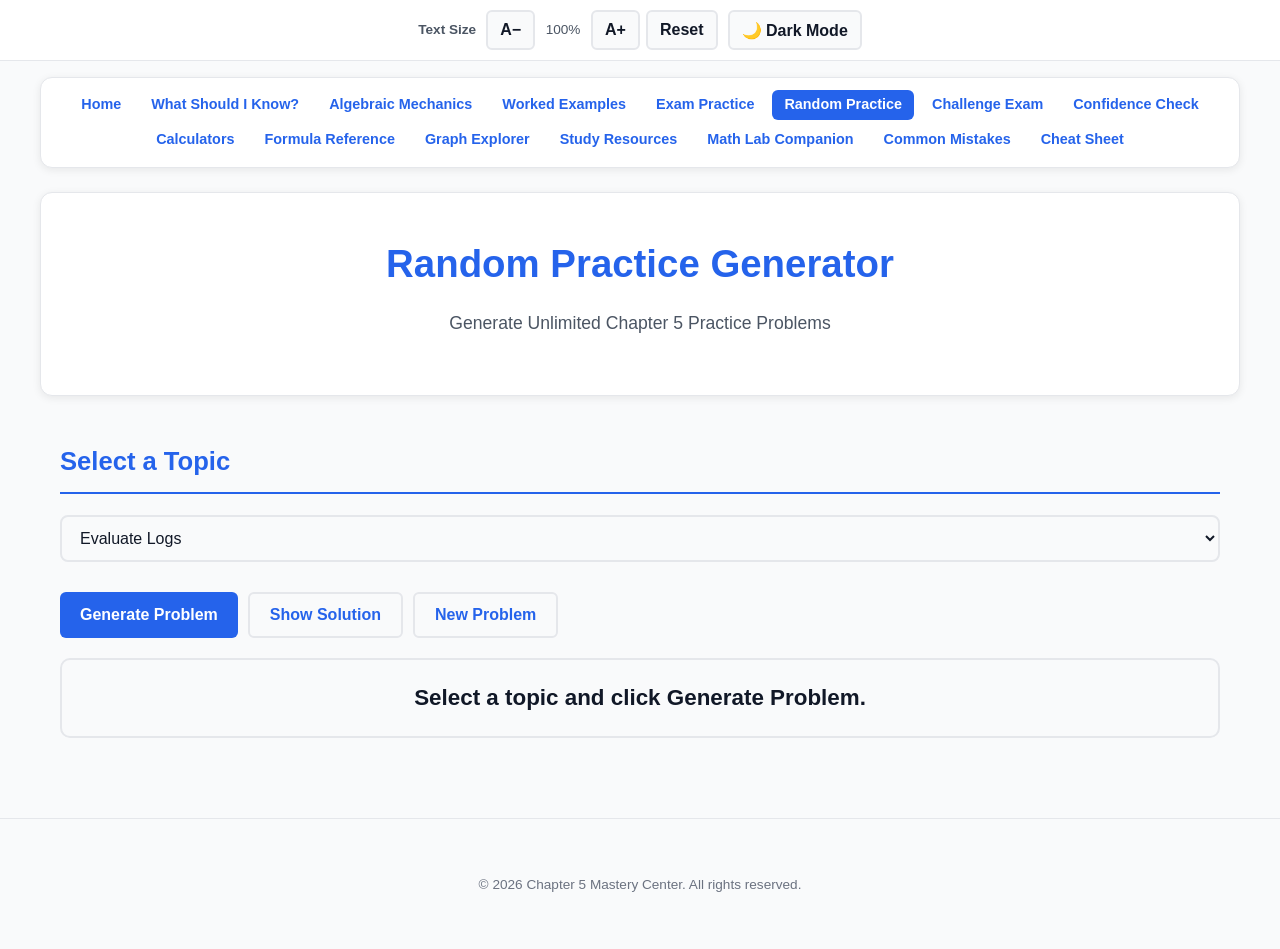
<file: random-practice-generator.html>
<!DOCTYPE html>
<html lang="en">
<head>
<meta charset="UTF-8">
<meta name="viewport" content="width=device-width, initial-scale=1.0">
<title>Random Practice Generator | Chapter 5 Mastery Center</title>
<meta name="description" content="Generate unlimited randomized Chapter 5 practice problems for logarithms, domain, expansion, growth models, half-life, doubling time, and exponential equations.">

<link rel="stylesheet" href="styles.css">

<style>
.topic-select{
    width:100%; padding:12px 14px;
    border:2px solid var(--border); border-radius:8px;
    background:var(--bg-body); color:var(--text-main);
    font-size:calc(1rem * var(--font-scale));
    margin-bottom:15px;
}
.topic-select:focus{ outline:none; border-color:var(--primary); }
.topic-select option{ background:var(--bg-card); color:var(--text-main); }

.btn-group{ display:flex; flex-wrap:wrap; gap:10px; margin:15px 0; }
.calc-btn{
    padding:12px 20px; background:var(--primary); color:#fff;
    border:none; border-radius:6px;
    font-size:calc(1rem * var(--font-scale)); font-weight:600;
    cursor:pointer; transition:background .2s;
}
.calc-btn:hover, .calc-btn:focus-visible{ background:var(--secondary); }
.calc-btn:focus-visible{ outline:3px solid var(--primary); outline-offset:3px; }
.calc-btn-secondary{ background:var(--bg-body); color:var(--primary); border:2px solid var(--border); }
.calc-btn-secondary:hover, .calc-btn-secondary:focus-visible{
    background:var(--bg-card); border-color:var(--primary); color:var(--primary);
}

.problem-display{
    font-size:calc(1.4rem * var(--font-scale)); font-weight:700;
    color:var(--text-main); padding:20px;
    background:var(--bg-body); border:2px solid var(--border);
    border-radius:10px; margin-top:20px; text-align:center;
    min-height:60px; display:flex; align-items:center; justify-content:center;
}
.problem-display .problem-text{ white-space:pre-line; line-height:1.6; }

.solution-box{
    margin-top:20px; padding:20px;
    border:2px solid var(--success); border-radius:10px;
    background:color-mix(in srgb, var(--success) 8%, var(--bg-card));
    display:none;
}
.solution-box.visible{ display:block; }
.solution-box h3{ margin-top:0; color:var(--success); font-size:calc(1.1rem * var(--font-scale)); }
.solution-box .solution-text{
    font-family:'Courier New', monospace;
    font-size:calc(.95rem * var(--font-scale));
    line-height:1.7; white-space:pre-line; color:var(--text-main);
}
</style>
</head>

<body>

<a href="#main-content" class="skip-link">Skip to main content</a>

<!-- ===== Accessibility Toolbar ===== -->
<div class="a11y-bar" role="toolbar" aria-label="Display and accessibility settings">
    <div class="a11y-group" role="group" aria-label="Text size controls">
        <span class="a11y-label" id="font-label">Text Size</span>
        <button type="button" class="a11y-btn" id="font-decrease" aria-label="Decrease text size">A−</button>
        <span id="font-level-display" aria-live="polite" aria-describedby="font-label">100%</span>
        <button type="button" class="a11y-btn" id="font-increase" aria-label="Increase text size">A+</button>
        <button type="button" class="a11y-btn" id="font-reset" aria-label="Reset text size to 100 percent">Reset</button>
    </div>
    <div class="a11y-group">
        <button type="button" class="a11y-btn" id="theme-toggle" aria-pressed="false" aria-label="Toggle dark mode">🌙 Dark Mode</button>
    </div>
</div>

<!-- Top Ribbon -->
<div id="site-nav" class="site-nav" aria-label="Primary"></div>
<script src="nav.js"></script>

<header class="hero">
    <h1>Random Practice Generator</h1>
    <p>Generate Unlimited Chapter 5 Practice Problems</p>
</header>

<main class="container" id="main-content">

<section class="panel" aria-labelledby="generator-heading">
    <h2 id="generator-heading">Select a Topic</h2>

    <label for="topic-select" class="sr-only">Choose a topic</label>
    <select id="topic-select" class="topic-select">
        <option value="evaluate">Evaluate Logs</option>
        <option value="domain">Domain</option>
        <option value="expand">Expand Logs</option>
        <option value="condense">Condense Logs</option>
        <option value="growth">Growth Models</option>
        <option value="decay">Decay Models</option>
        <option value="half">Half-Life</option>
        <option value="double">Doubling Time</option>
        <option value="solve-annual">Solve ab<sup>t</sup> = c</option>
        <option value="solve-continuous">Solve ae<sup>kt</sup> = c</option>
        <option value="convert">Convert ab<sup>t</sup> → ae<sup>kt</sup></option>
        <option value="pH">pH Problems</option>
        <option value="decibel">Decibel Problems</option>
    </select>

    <div class="btn-group">
        <button type="button" class="calc-btn" id="generate-btn">Generate Problem</button>
        <button type="button" class="calc-btn calc-btn-secondary" id="solution-btn">Show Solution</button>
        <button type="button" class="calc-btn calc-btn-secondary" id="new-btn">New Problem</button>
    </div>

    <div class="problem-display">
        <span class="problem-text" id="problem-text">Select a topic and click Generate Problem.</span>
    </div>

    <div class="solution-box" id="solution-box">
        <h3>📝 Solution</h3>
        <div class="solution-text" id="solution-text"></div>
    </div>
</section>

</main>

<script>
(function () {
    'use strict';
    
    // ---------- Text Size Controls ----------
    var LEVELS = [0.75, 0.9, 1, 1.1, 1.25, 1.5, 1.75, 2];
    var MIN_INDEX = 0;
    var MAX_INDEX = LEVELS.length - 1;
    var DEFAULT_INDEX = 2;

    var STORE_KEY_SIZE  = 'ch5-font-scale-index';
    var STORE_KEY_THEME = 'ch5-theme';

    var btnIncrease = document.getElementById('font-increase');
    var btnDecrease = document.getElementById('font-decrease');
    var btnReset    = document.getElementById('font-reset');
    var display     = document.getElementById('font-level-display');
    var root        = document.documentElement;

    function clamp(n, lo, hi) {
        return Math.min(hi, Math.max(lo, n));
    }

    function getStoredIndex() {
        try {
            var raw = window.localStorage.getItem(STORE_KEY_SIZE);
            if (raw === null) { return DEFAULT_INDEX; }
            var n = parseInt(raw, 10);
            return isNaN(n) ? DEFAULT_INDEX : clamp(n, MIN_INDEX, MAX_INDEX);
        } catch (e) {
            return DEFAULT_INDEX;
        }
    }

    function applyScale(index, announce) {
        index = clamp(index, MIN_INDEX, MAX_INDEX);
        var scale = LEVELS[index];
        root.style.setProperty('--font-scale', String(scale));
        document.body.style.fontSize = (scale * 100) + '%';
        display.textContent = Math.round(scale * 100) + '%';
        btnDecrease.disabled = (index === MIN_INDEX);
        btnIncrease.disabled = (index === MAX_INDEX);
        btnDecrease.setAttribute('aria-disabled', String(index === MIN_INDEX));
        btnIncrease.setAttribute('aria-disabled', String(index === MAX_INDEX));
        try {
            window.localStorage.setItem(STORE_KEY_SIZE, String(index));
        } catch (e) { /* storage unavailable */ }
        if (announce) {
            display.textContent = Math.round(scale * 100) + '% text size';
        }
    }

    var currentIndex = getStoredIndex();
    applyScale(currentIndex, false);

    btnIncrease.addEventListener('click', function () {
        currentIndex = clamp(currentIndex + 1, MIN_INDEX, MAX_INDEX);
        applyScale(currentIndex, true);
    });

    btnDecrease.addEventListener('click', function () {
        currentIndex = clamp(currentIndex - 1, MIN_INDEX, MAX_INDEX);
        applyScale(currentIndex, true);
    });

    btnReset.addEventListener('click', function () {
        currentIndex = DEFAULT_INDEX;
        applyScale(currentIndex, true);
    });

    document.addEventListener('keydown', function (evt) {
        if (!(evt.ctrlKey || evt.metaKey)) { return; }
        if (evt.key === '+' || evt.key === '=') {
            evt.preventDefault();
            currentIndex = clamp(currentIndex + 1, MIN_INDEX, MAX_INDEX);
            applyScale(currentIndex, true);
        } else if (evt.key === '-' || evt.key === '_') {
            evt.preventDefault();
            currentIndex = clamp(currentIndex - 1, MIN_INDEX, MAX_INDEX);
            applyScale(currentIndex, true);
        } else if (evt.key === '0') {
            evt.preventDefault();
            currentIndex = DEFAULT_INDEX;
            applyScale(currentIndex, true);
        }
    });

    // ---------- Dark Mode Toggle ----------
    var themeToggle = document.getElementById('theme-toggle');

    function getPreferredTheme() {
        try {
            var stored = window.localStorage.getItem(STORE_KEY_THEME);
            if (stored === 'dark' || stored === 'light') { return stored; }
        } catch (e) { /* ignore */ }
        if (window.matchMedia && window.matchMedia('(prefers-color-scheme: dark)').matches) {
            return 'dark';
        }
        return 'light';
    }

    function applyTheme(theme, persist) {
        if (theme === 'dark') {
            root.setAttribute('data-theme', 'dark');
            themeToggle.setAttribute('aria-pressed', 'true');
            themeToggle.textContent = '☀️ Light Mode';
            themeToggle.setAttribute('aria-label', 'Switch to light mode');
        } else {
            root.removeAttribute('data-theme');
            themeToggle.setAttribute('aria-pressed', 'false');
            themeToggle.textContent = '🌙 Dark Mode';
            themeToggle.setAttribute('aria-label', 'Switch to dark mode');
        }
        if (persist) {
            try {
                window.localStorage.setItem(STORE_KEY_THEME, theme);
            } catch (e) { /* ignore */ }
        }
    }

    var currentTheme = getPreferredTheme();
    applyTheme(currentTheme, false);

    themeToggle.addEventListener('click', function () {
        currentTheme = (currentTheme === 'dark') ? 'light' : 'dark';
        applyTheme(currentTheme, true);
    });

    if (window.matchMedia) {
        var mq = window.matchMedia('(prefers-color-scheme: dark)');
        var onChange = function (e) {
            var stored = null;
            try { stored = window.localStorage.getItem(STORE_KEY_THEME); } catch (err) { stored = null; }
            if (stored !== 'dark' && stored !== 'light') {
                currentTheme = e.matches ? 'dark' : 'light';
                applyTheme(currentTheme, false);
            }
        };
        if (mq.addEventListener) {
            mq.addEventListener('change', onChange);
        } else if (mq.addListener) {
            mq.addListener(onChange);
        }
    }

    // ---------- Problem Generator ----------
    var problemText = document.getElementById('problem-text');
    var solutionBox = document.getElementById('solution-box');
    var solutionText = document.getElementById('solution-text');
    var topicSelect = document.getElementById('topic-select');
    var generateBtn = document.getElementById('generate-btn');
    var solutionBtn = document.getElementById('solution-btn');
    var newBtn = document.getElementById('new-btn');

    var currentProblem = '';
    var currentSolution = '';

    function randomInt(min, max) {
        return Math.floor(Math.random() * (max - min + 1)) + min;
    }

    function randomFloat(min, max, decimals) {
        var val = Math.random() * (max - min) + min;
        return parseFloat(val.toFixed(decimals));
    }

    function generateProblem() {
        var topic = topicSelect.value;
        solutionBox.classList.remove('visible');
        currentProblem = '';
        currentSolution = '';

        switch (topic) {

        case 'evaluate': {
            var base = [2, 3, 5, 10][randomInt(0, 3)];
            var exponent = randomInt(1, 6);
            var value = Math.pow(base, exponent);
            currentProblem = 'Evaluate: log' + base + '(' + value + ')';
            currentSolution = 'Step 1: Rewrite in exponential form\n' +
                base + 'y = ' + value + '\n\n' +
                'Step 2: Solve for y\n' +
                base + '^' + exponent + ' = ' + value + '\n\n' +
                'Answer: y = ' + exponent;
            break;
        }

        case 'domain': {
            var shift = randomInt(1, 10);
            var ops = ['+', '-'];
            var op = ops[randomInt(0, 1)];
            if (op === '-') {
                currentProblem = 'Find the domain: y = log(x ' + op + ' ' + shift + ')';
                currentSolution = 'Step 1: Set the inside expression > 0\n' +
                    'x ' + op + ' ' + shift + ' > 0\n\n' +
                    'Step 2: Solve for x\n' +
                    'x > ' + shift + '\n\n' +
                    'Domain: (' + shift + ', ∞)';
            } else {
                var negShift = -shift;
                currentProblem = 'Find the domain: y = log(x ' + op + ' ' + shift + ')';
                currentSolution = 'Step 1: Set the inside expression > 0\n' +
                    'x ' + op + ' ' + shift + ' > 0\n\n' +
                    'Step 2: Solve for x\n' +
                    'x > ' + negShift + '\n\n' +
                    'Domain: (' + negShift + ', ∞)';
            }
            break;
        }

        case 'expand': {
            var a = randomInt(2, 5);
            var b = randomInt(1, 4);
            var c = randomInt(1, 3);
            currentProblem = 'Expand: log(x^' + a + ' · y / z^' + c + ')';
            currentSolution = 'Step 1: Quotient Rule\n' +
                'log(x^' + a + ' · y) - log(z^' + c + ')\n\n' +
                'Step 2: Product Rule\n' +
                'log(x^' + a + ') + log(y) - log(z^' + c + ')\n\n' +
                'Step 3: Power Rule\n' +
                a + 'log(x) + log(y) - ' + c + 'log(z)';
            break;
        }

        case 'condense': {
            var a = randomInt(2, 4);
            var b = randomInt(2, 6);
            currentProblem = 'Condense: ' + a + 'log(x) + log(y) - ' + b + 'log(z)';
            currentSolution = 'Step 1: Power Rule (move coefficients)\n' +
                'log(x^' + a + ') + log(y) - log(z^' + b + ')\n\n' +
                'Step 2: Product Rule (add → multiply)\n' +
                'log(x^' + a + ' · y) - log(z^' + b + ')\n\n' +
                'Step 3: Quotient Rule (subtract → divide)\n' +
                'log(x^' + a + 'y / z^' + b + ')';
            break;
        }

        case 'growth': {
            var p = randomInt(100, 500);
            var r = randomInt(2, 9);
            currentProblem = 'A population grows according to:\n\nP = ' + p + '(1.' + r + ')^t\n\nWhat is the annual growth rate?';
            currentSolution = 'Step 1: Identify the base\nb = 1.' + r + '\n\n' +
                'Step 2: Use b = 1 + r\nr = b - 1\nr = 1.' + r + ' - 1\nr = 0.' + r + '\n\n' +
                'Answer: Growth rate = ' + r + '% per year';
            break;
        }

        case 'decay': {
            var p = randomInt(100, 500);
            var r = randomInt(2, 9);
            currentProblem = 'A substance decays according to:\n\nP = ' + p + '(0.' + (10 - r) + ')^t\n\nWhat is the annual decay rate?';
            currentSolution = 'Step 1: Identify the base\nb = 0.' + (10 - r) + '\n\n' +
                'Step 2: Use b = 1 - r\nr = 1 - b\nr = 1 - 0.' + (10 - r) + '\nr = 0.' + r + '\n\n' +
                'Answer: Decay rate = ' + r + '% per year';
            break;
        }

        case 'half': {
            var k = randomFloat(0.05, 0.45, 2);
            var tHalf = (Math.log(2) / k).toFixed(2);
            currentProblem = 'Find the half-life of:\n\nA = 100e^(-' + k + 't)';
            currentSolution = 'Step 1: Half-life formula\nt½ = ln(2) / |k|\n\n' +
                'Step 2: Substitute\n|k| = ' + k + '\nt½ = ln(2) / ' + k + '\n\n' +
                'Answer: t½ ≈ ' + tHalf + ' time units';
            break;
        }

        case 'double': {
            var k = randomFloat(0.03, 0.35, 2);
            var tDouble = (Math.log(2) / k).toFixed(2);
            currentProblem = 'Find the doubling time of:\n\nA = 100e^(' + k + 't)';
            currentSolution = 'Step 1: Doubling time formula\ntd = ln(2) / k\n\n' +
                'Step 2: Substitute\nk = ' + k + '\ntd = ln(2) / ' + k + '\n\n' +
                'Answer: td ≈ ' + tDouble + ' time units';
            break;
        }

        case 'solve-annual': {
            var a = randomInt(2, 20);
            var b = randomInt(2, 4);
            var t = randomInt(2, 5);
            var c = Math.round(a * Math.pow(b, t));
            currentProblem = 'Solve for t:\n\n' + a + '(' + b + ')^t = ' + c;
            var ratio = (c / a).toFixed(4);
            currentSolution = 'Step 1: Isolate the exponential\n' +
                b + '^t = ' + c + ' / ' + a + '\n' + b + '^t = ' + ratio + '\n\n' +
                'Step 2: Take logarithms\nt · log(' + b + ') = log(' + ratio + ')\n\n' +
                'Step 3: Solve for t\nt = log(' + ratio + ') / log(' + b + ')\n\n' +
                'Answer: t = ' + t;
            break;
        }

        case 'solve-continuous': {
            var a = randomInt(50, 200);
            var k = randomFloat(0.05, 0.3, 2);
            var t = randomInt(2, 8);
            var c = Math.round(a * Math.exp(k * t));
            currentProblem = 'Solve for t:\n\n' + a + 'e^(' + k + 't) = ' + c;
            var ratio2 = (c / a).toFixed(4);
            currentSolution = 'Step 1: Isolate the exponential\ne^(' + k + 't) = ' + c + ' / ' + a + '\ne^(' + k + 't) = ' + ratio2 + '\n\n' +
                'Step 2: Take natural log\n' + k + 't = ln(' + ratio2 + ')\n\n' +
                'Step 3: Solve for t\nt = ln(' + ratio2 + ') / ' + k + '\n\n' +
                'Answer: t ≈ ' + t;
            break;
        }

        case 'convert': {
            var b = randomFloat(1.02, 1.15, 2);
            var k = Math.log(b).toFixed(6);
            currentProblem = 'Convert to continuous form:\n\nA = A₀(' + b + ')^t\n\nFind k in A = A₀e^(kt)';
            currentSolution = 'Step 1: Relationship between forms\nab^t = ae^(kt)\nSo b = e^k\n\n' +
                'Step 2: Solve for k\nk = ln(b)\nk = ln(' + b + ')\n\n' +
                'Answer: k ≈ ' + k;
            break;
        }

        case 'pH': {
            var pH = randomInt(2, 11);
            currentProblem = 'Find the hydrogen ion concentration [H⁺] when pH = ' + pH;
            currentSolution = 'Step 1: pH formula\npH = -log[H⁺]\n\n' +
                'Step 2: Rearrange\nlog[H⁺] = -pH\n[H⁺] = 10^(-pH)\n\n' +
                'Step 3: Substitute\n[H⁺] = 10^(-' + pH + ')\n\n' +
                'Answer: [H⁺] = 1 × 10⁻' + pH + ' mol/L';
            break;
        }

        case 'decibel': {
            var dB = randomInt(40, 110);
            var I = Math.pow(10, dB / 10);
            var IStr = I >= 1 ? I.toFixed(1) : I.toExponential(2);
            currentProblem = 'A sound measures ' + dB + ' dB.\n\nFind I/I₀ (the intensity ratio).\n\nUse: dB = 10·log(I/I₀)';
            currentSolution = 'Step 1: Set up equation\n' + dB + ' = 10·log(I/I₀)\n\n' +
                'Step 2: Divide by 10\n' + (dB / 10) + ' = log(I/I₀)\n\n' +
                'Step 3: Convert from log form\nI/I₀ = 10^(' + (dB / 10) + ')\n\n' +
                'Answer: I/I₀ = ' + IStr;
            break;
        }

        default:
            currentProblem = 'Select a topic and click Generate Problem.';
            currentSolution = '';
        }

        problemText.textContent = currentProblem;
    }

    generateBtn.addEventListener('click', generateProblem);

    solutionBtn.addEventListener('click', function () {
        if (!currentSolution) {
            solutionBox.classList.remove('visible');
            return;
        }
        solutionText.textContent = currentSolution;
        solutionBox.classList.add('visible');
    });

    newBtn.addEventListener('click', function () {
        solutionBox.classList.remove('visible');
        problemText.textContent = 'Select a topic and click Generate Problem.';
        currentProblem = '';
        currentSolution = '';
    });

})();
</script>

<footer>
    <p class="copyright">&copy; <span id="copyright-year">2026</span> Chapter 5 Mastery Center. All rights reserved.</p>
</footer>

</body>
</html>
</file>
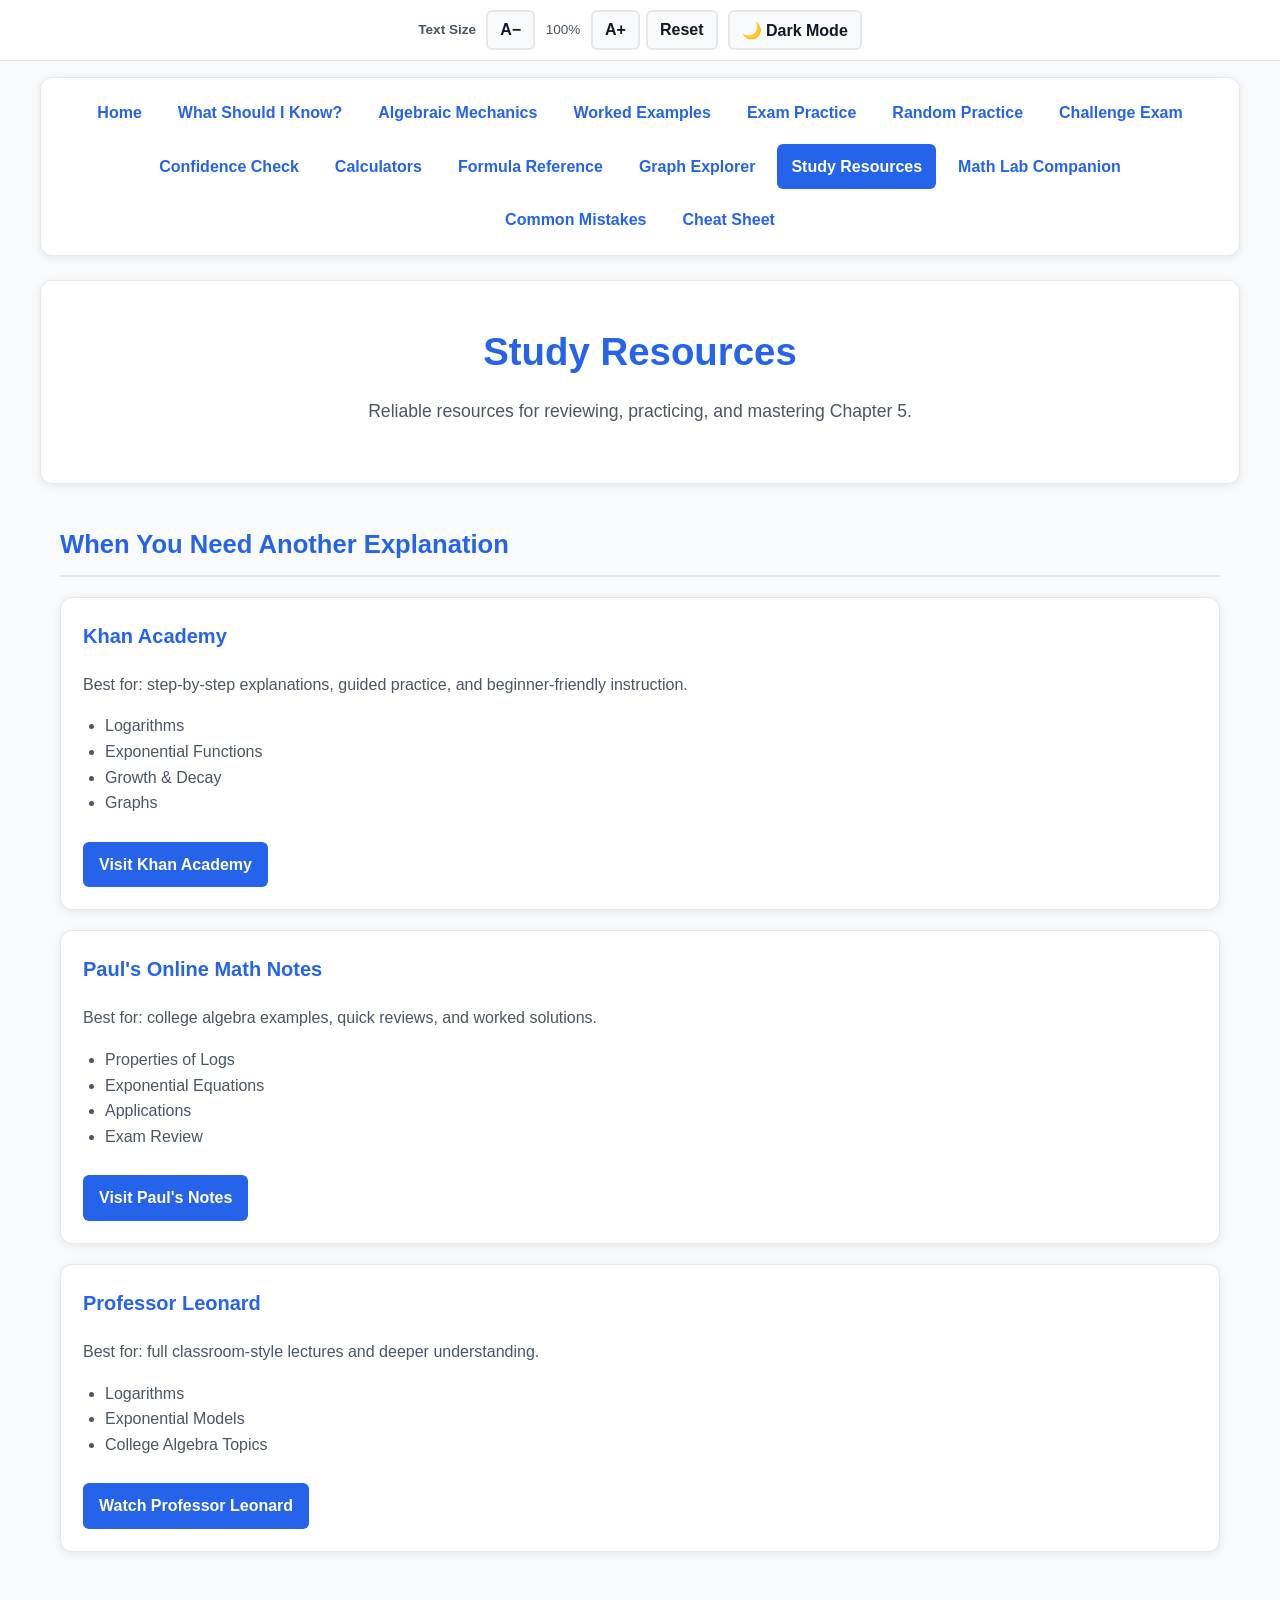
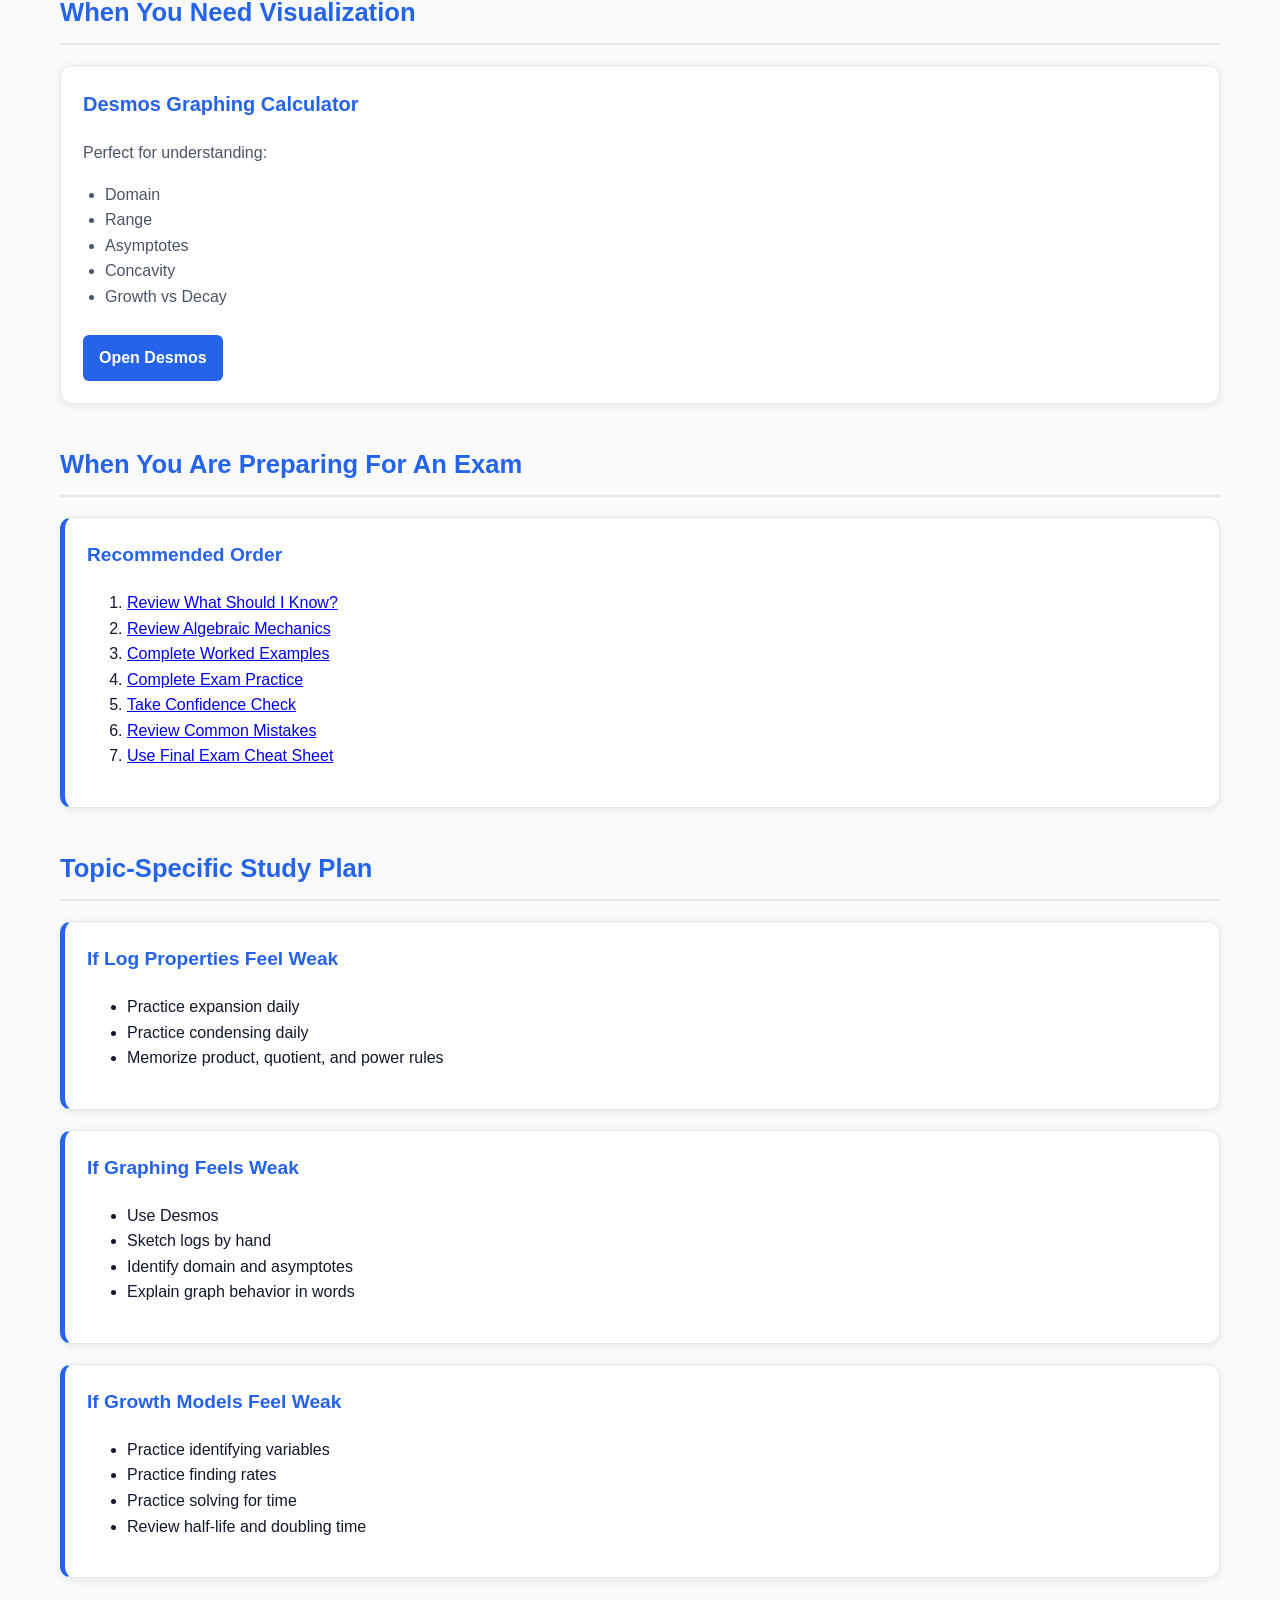
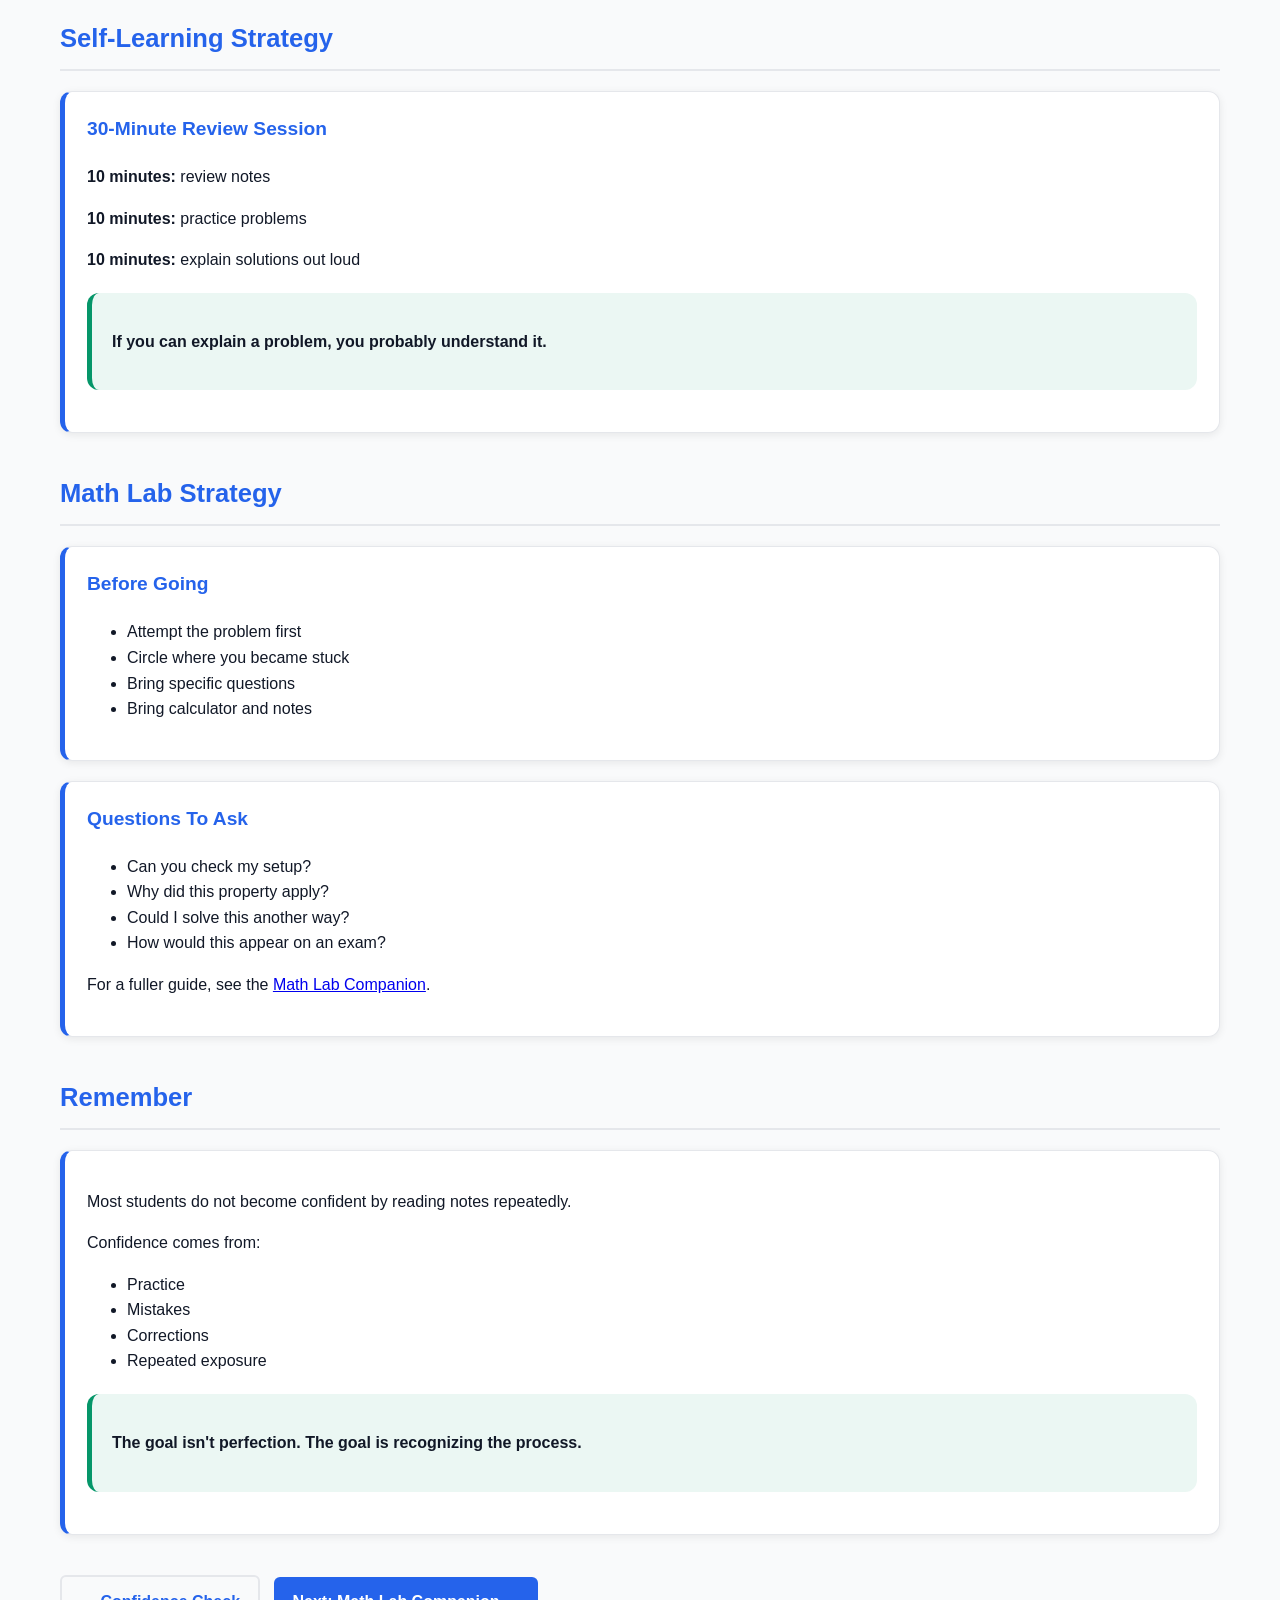
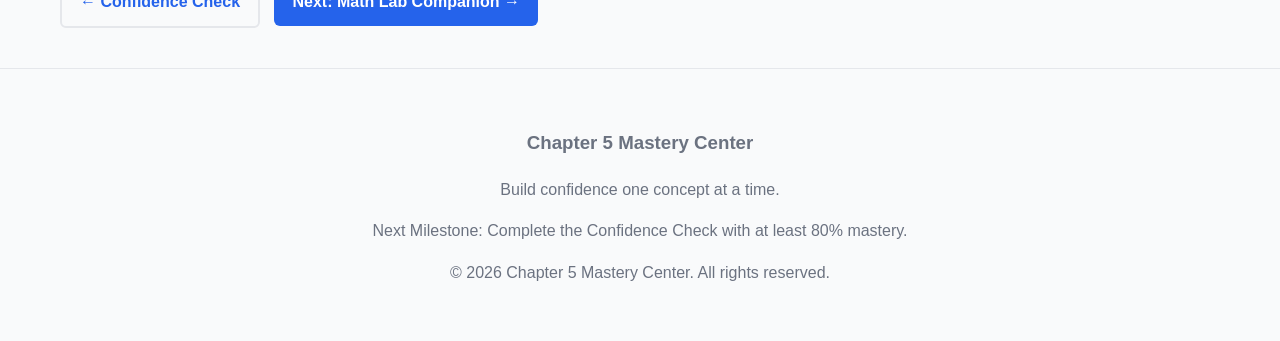
<file: study-resources.html>
<!DOCTYPE html>
<html lang="en">
<head>
<meta charset="UTF-8">
<meta name="viewport" content="width=device-width, initial-scale=1.0">

<title>Study Resources | Chapter 5 Mastery Center</title>

<meta name="description"
content="Reliable resources for reviewing, practicing, and mastering Chapter 5 logarithms and exponential models.">

<style>

:root{
    --primary:#2563eb;
    --secondary:#1d4ed8;
    --success:#059669;
    --warning:#d97706;
    --light:#f8fafc;
    --border:#e5e7eb;
    --bg-body:#f9fafb;
    --bg-card:#ffffff;
    --text-main:#111827;
    --text-muted:#4b5563;
    --footer-text:#6b7280;
    --shadow:rgba(0,0,0,.08);
    --font-scale:1;
}

/* Dark Mode */
[data-theme="dark"]{
    --primary:#58a6ff;
    --secondary:#79b8ff;
    --success:#3fb950;
    --warning:#fbbf24;
    --light:#161b22;
    --border:#30363d;
    --bg-body:#0d1117;
    --bg-card:#161b22;
    --text-main:#f0f6fc;
    --text-muted:#8b949e;
    --footer-text:#8b949e;
    --shadow:rgba(0,0,0,.4);
}

*{
    box-sizing:border-box;
}

body{
    margin:0;
    font-family:Segoe UI, Arial, sans-serif;
    background:var(--bg-body);
    color:var(--text-main);
    line-height:1.6;
    transition:background .3s, color .3s;
}

/* ===== Skip Link ===== */
.skip-link{
    position:absolute;
    top:-60px;
    left:0;
    background:var(--primary);
    color:#fff;
    padding:10px 16px;
    z-index:1000;
    text-decoration:none;
    border-radius:0 0 8px 0;
    transition:top .2s;
}
.skip-link:focus{
    top:0;
}

.sr-only{
    position:absolute;
    width:1px;
    height:1px;
    padding:0;
    margin:-1px;
    overflow:hidden;
    clip:rect(0,0,0,0);
    white-space:nowrap;
    border:0;
}

/* ===== Accessibility Toolbar ===== */
.a11y-bar{
    display:flex;
    flex-wrap:wrap;
    align-items:center;
    justify-content:center;
    gap:10px;
    background:var(--bg-card);
    border-bottom:1px solid var(--border);
    padding:10px 16px;
    position:sticky;
    top:0;
    z-index:900;
}

.a11y-group{
    display:flex;
    align-items:center;
    gap:6px;
}

.a11y-label{
    font-size:.85rem;
    font-weight:600;
    color:var(--text-muted);
    margin-right:4px;
}

.a11y-btn{
    min-width:40px;
    min-height:40px;
    padding:8px 12px;
    font-size:1rem;
    font-weight:600;
    border:2px solid var(--border);
    border-radius:6px;
    background:var(--bg-body);
    color:var(--text-main);
    cursor:pointer;
    transition:background .2s, border-color .2s;
}

.a11y-btn:hover{
    border-color:var(--primary);
}

.a11y-btn:focus-visible{
    outline:3px solid var(--primary);
    outline-offset:2px;
}

.a11y-btn[aria-pressed="true"]{
    background:var(--primary);
    color:#fff;
    border-color:var(--primary);
}

.a11y-btn:disabled{
    opacity:.45;
    cursor:not-allowed;
}

#font-level-display{
    font-size:.85rem;
    color:var(--text-muted);
    min-width:44px;
    text-align:center;
}

/* ===== Hero ===== */
.hero{
    max-width:1200px;
    margin:24px auto 0;
    padding:40px 25px;
    background:var(--bg-card);
    border:1px solid var(--border);
    border-radius:12px;
    box-shadow:0 2px 8px var(--shadow);
    text-align:center;
}

.hero h1{
    margin:0;
    font-size:calc(2.4rem * var(--font-scale));
    color:var(--primary);
}

.hero p{
    font-size:calc(1.1rem * var(--font-scale));
    color:var(--text-muted);
    margin-top:15px;
}

/* ===== Navigation ===== */
.site-nav{
    max-width:1200px;
    margin:16px auto 0;
    padding:12px 20px;
    background:var(--bg-card);
    border:1px solid var(--border);
    border-radius:12px;
    box-shadow:0 2px 8px var(--shadow);
}

.site-nav ul{
    list-style:none;
    margin:0 auto;
    padding:0;
    display:flex;
    flex-wrap:wrap;
    gap:8px;
    justify-content:center;
}

.site-nav a{
    display:inline-block;
    padding:10px 14px;
    text-decoration:none;
    color:var(--primary);
    font-weight:600;
    border-radius:6px;
    font-size:calc(1rem * var(--font-scale));
}

.site-nav a:hover,
.site-nav a:focus-visible{
    background:var(--primary);
    color:#fff;
    outline:none;
}

.site-nav a[aria-current="page"]{
    background:var(--primary);
    color:#fff;
}

/* ===== Layout ===== */
.container{
    max-width:1200px;
    margin:auto;
    padding:40px 20px;
}

.section-title{
    font-size:calc(1.6rem * var(--font-scale));
    color:var(--primary);
    border-bottom:2px solid var(--border);
    padding-bottom:10px;
    margin:40px 0 20px;
}

.section-title:first-child{
    margin-top:0;
}

.card{
    background:var(--bg-card);
    border:1px solid var(--border);
    border-left:5px solid var(--primary);
    border-radius:12px;
    padding:22px;
    margin:20px 0;
    box-shadow:0 2px 8px var(--shadow);
}

.card h3{
    margin-top:0;
    font-size:calc(1.2rem * var(--font-scale));
    color:var(--primary);
}

.card p,
.card li{
    font-size:calc(1rem * var(--font-scale));
}

.resource{
    background:var(--bg-card);
    border:1px solid var(--border);
    border-radius:12px;
    padding:22px;
    margin:20px 0;
    box-shadow:0 2px 8px var(--shadow);
    transition:transform .25s, box-shadow .25s;
}

.resource:hover{
    transform:translateY(-4px);
    box-shadow:0 6px 16px var(--shadow);
}

.resource h3{
    margin-top:0;
    font-size:calc(1.25rem * var(--font-scale));
    color:var(--primary);
}

.resource p,
.resource li{
    font-size:calc(1rem * var(--font-scale));
    color:var(--text-muted);
}

.resource ul{
    padding-left:22px;
}

.external-link{
    display:inline-block;
    margin-top:10px;
    padding:10px 16px;
    background:var(--primary);
    color:#fff;
    text-decoration:none;
    border-radius:6px;
    font-size:calc(1rem * var(--font-scale));
    font-weight:600;
}

.external-link:hover,
.external-link:focus-visible{
    background:var(--secondary);
}

.external-link:focus-visible{
    outline:3px solid var(--primary);
    outline-offset:3px;
}

.callout{
    border-radius:12px;
    padding:20px;
    margin:20px 0;
    border-left:5px solid var(--success);
    background:color-mix(in srgb, var(--success) 8%, var(--bg-card));
}

.callout h3{
    margin-top:0;
    color:var(--text-main);
}

.btn{
    display:inline-block;
    margin-top:20px;
    margin-right:10px;
    padding:12px 18px;
    border:none;
    border-radius:6px;
    background:var(--primary);
    color:#fff;
    text-decoration:none;
    font-size:calc(1rem * var(--font-scale));
    font-weight:600;
    cursor:pointer;
}

.btn:hover,
.btn:focus-visible{
    background:var(--secondary);
}

.btn:focus-visible{
    outline:3px solid var(--primary);
    outline-offset:3px;
}

.btn-secondary{
    background:var(--bg-body);
    color:var(--primary);
    border:2px solid var(--border);
}

.btn-secondary:hover,
.btn-secondary:focus-visible{
    background:var(--bg-card);
    border-color:var(--primary);
    color:var(--primary);
}

footer{
    text-align:center;
    padding:40px;
    color:var(--footer-text);
    border-top:1px solid var(--border);
}

@media (prefers-reduced-motion: reduce){
    *{
        transition:none !important;
        animation:none !important;
    }
    .resource:hover{
        transform:none;
    }
}

@media print{
    .a11y-bar, .site-nav, .btn{ display:none; }
    body{ background:#fff; color:#000; }
    .card, .resource{ box-shadow:none; border:1px solid #ccc; break-inside:avoid; }
}

</style>
</head>

<body>

<a href="#main-content" class="skip-link">Skip to main content</a>

<!-- ===== Accessibility Toolbar ===== -->
<div class="a11y-bar" role="toolbar" aria-label="Display and accessibility settings">

    <div class="a11y-group" role="group" aria-label="Text size controls">
        <span class="a11y-label" id="font-label">Text Size</span>

        <button type="button" class="a11y-btn" id="font-decrease" aria-label="Decrease text size">A−</button>

        <span id="font-level-display" aria-live="polite" aria-describedby="font-label">100%</span>

        <button type="button" class="a11y-btn" id="font-increase" aria-label="Increase text size">A+</button>

        <button type="button" class="a11y-btn" id="font-reset" aria-label="Reset text size to 100 percent">Reset</button>
    </div>

    <div class="a11y-group">
        <button type="button" class="a11y-btn" id="theme-toggle" aria-pressed="false" aria-label="Toggle dark mode">🌙 Dark Mode</button>
    </div>

</div>

<!-- Top Ribbon -->
<div id="site-nav" class="site-nav" aria-label="Primary"></div>
<script src="nav.js"></script>

<header class="hero">

<h1>Study Resources</h1>

<p>Reliable resources for reviewing, practicing, and mastering Chapter 5.</p>

</header>

<main class="container" id="main-content">

<h2 class="section-title">When You Need Another Explanation</h2>

<div class="resource">

<h3>Khan Academy</h3>

<p>Best for: step-by-step explanations, guided practice, and beginner-friendly instruction.</p>

<ul>
    <li>Logarithms</li>
    <li>Exponential Functions</li>
    <li>Growth &amp; Decay</li>
    <li>Graphs</li>
</ul>

<a class="external-link" href="https://www.khanacademy.org" target="_blank" rel="noopener noreferrer">
    Visit Khan Academy<span class="sr-only"> (opens in a new tab)</span>
</a>

</div>

<div class="resource">

<h3>Paul's Online Math Notes</h3>

<p>Best for: college algebra examples, quick reviews, and worked solutions.</p>

<ul>
    <li>Properties of Logs</li>
    <li>Exponential Equations</li>
    <li>Applications</li>
    <li>Exam Review</li>
</ul>

<a class="external-link" href="https://tutorial.math.lamar.edu" target="_blank" rel="noopener noreferrer">
    Visit Paul's Notes<span class="sr-only"> (opens in a new tab)</span>
</a>

</div>

<div class="resource">

<h3>Professor Leonard</h3>

<p>Best for: full classroom-style lectures and deeper understanding.</p>

<ul>
    <li>Logarithms</li>
    <li>Exponential Models</li>
    <li>College Algebra Topics</li>
</ul>

<a class="external-link" href="https://youtube.com/@ProfessorLeonard" target="_blank" rel="noopener noreferrer">
    Watch Professor Leonard<span class="sr-only"> (opens in a new tab)</span>
</a>

</div>

<h2 class="section-title">When You Need Visualization</h2>

<div class="resource">

<h3>Desmos Graphing Calculator</h3>

<p>Perfect for understanding:</p>

<ul>
    <li>Domain</li>
    <li>Range</li>
    <li>Asymptotes</li>
    <li>Concavity</li>
    <li>Growth vs Decay</li>
</ul>

<a class="external-link" href="https://www.desmos.com/calculator" target="_blank" rel="noopener noreferrer">
    Open Desmos<span class="sr-only"> (opens in a new tab)</span>
</a>

</div>

<h2 class="section-title">When You Are Preparing For An Exam</h2>

<div class="card">

<h3>Recommended Order</h3>

<ol>
    <li><a href="what-should-i-know.html">Review What Should I Know?</a></li>
    <li><a href="algebraic-mechanics.html">Review Algebraic Mechanics</a></li>
    <li><a href="worked-examples.html">Complete Worked Examples</a></li>
    <li><a href="exam-practice.html">Complete Exam Practice</a></li>
    <li><a href="confidence-check.html">Take Confidence Check</a></li>
    <li><a href="common-mistakes.html">Review Common Mistakes</a></li>
    <li><a href="final-exam-cheat-sheet.html">Use Final Exam Cheat Sheet</a></li>
</ol>

</div>

<h2 class="section-title">Topic-Specific Study Plan</h2>

<div class="card">

<h3>If Log Properties Feel Weak</h3>

<ul>
    <li>Practice expansion daily</li>
    <li>Practice condensing daily</li>
    <li>Memorize product, quotient, and power rules</li>
</ul>

</div>

<div class="card">

<h3>If Graphing Feels Weak</h3>

<ul>
    <li>Use Desmos</li>
    <li>Sketch logs by hand</li>
    <li>Identify domain and asymptotes</li>
    <li>Explain graph behavior in words</li>
</ul>

</div>

<div class="card">

<h3>If Growth Models Feel Weak</h3>

<ul>
    <li>Practice identifying variables</li>
    <li>Practice finding rates</li>
    <li>Practice solving for time</li>
    <li>Review half-life and doubling time</li>
</ul>

</div>

<h2 class="section-title">Self-Learning Strategy</h2>

<div class="card">

<h3>30-Minute Review Session</h3>

<p><strong>10 minutes:</strong> review notes</p>

<p><strong>10 minutes:</strong> practice problems</p>

<p><strong>10 minutes:</strong> explain solutions out loud</p>

<div class="callout">
    <p><strong>If you can explain a problem, you probably understand it.</strong></p>
</div>

</div>

<h2 class="section-title">Math Lab Strategy</h2>

<div class="card">

<h3>Before Going</h3>

<ul>
    <li>Attempt the problem first</li>
    <li>Circle where you became stuck</li>
    <li>Bring specific questions</li>
    <li>Bring calculator and notes</li>
</ul>

</div>

<div class="card">

<h3>Questions To Ask</h3>

<ul>
    <li>Can you check my setup?</li>
    <li>Why did this property apply?</li>
    <li>Could I solve this another way?</li>
    <li>How would this appear on an exam?</li>
</ul>

<p>For a fuller guide, see the <a href="math-lab-companion.html">Math Lab Companion</a>.</p>

</div>

<h2 class="section-title">Remember</h2>

<div class="card">

<p>Most students do not become confident by reading notes repeatedly.</p>

<p>Confidence comes from:</p>

<ul>
    <li>Practice</li>
    <li>Mistakes</li>
    <li>Corrections</li>
    <li>Repeated exposure</li>
</ul>

<div class="callout">
    <p><strong>The goal isn't perfection. The goal is recognizing the process.</strong></p>
</div>

</div>

<a class="btn btn-secondary" href="confidence-check.html">← Confidence Check</a>
<a class="btn" href="math-lab-companion.html">Next: Math Lab Companion →</a>

</main>

<script>
(function () {
    'use strict';

    // ---------- Copyright Year ----------
    var yearEl = document.getElementById('copyright-year');
    if (yearEl) {
        yearEl.textContent = new Date().getFullYear();
    }

    // ---------- Text Size Controls ----------
    var LEVELS = [0.75, 0.9, 1, 1.1, 1.25, 1.5, 1.75, 2];
    var MIN_INDEX = 0;
    var MAX_INDEX = LEVELS.length - 1;
    var DEFAULT_INDEX = 2;

    var STORE_KEY_SIZE  = 'ch5-font-scale-index';
    var STORE_KEY_THEME = 'ch5-theme';

    var btnIncrease = document.getElementById('font-increase');
    var btnDecrease = document.getElementById('font-decrease');
    var btnReset    = document.getElementById('font-reset');
    var display     = document.getElementById('font-level-display');
    var root        = document.documentElement;

    function clamp(n, lo, hi) {
        return Math.min(hi, Math.max(lo, n));
    }

    function getStoredIndex() {
        try {
            var raw = window.localStorage.getItem(STORE_KEY_SIZE);
            if (raw === null) { return DEFAULT_INDEX; }
            var n = parseInt(raw, 10);
            return isNaN(n) ? DEFAULT_INDEX : clamp(n, MIN_INDEX, MAX_INDEX);
        } catch (e) {
            return DEFAULT_INDEX;
        }
    }

    function applyScale(index, announce) {
        index = clamp(index, MIN_INDEX, MAX_INDEX);
        var scale = LEVELS[index];
        root.style.setProperty('--font-scale', String(scale));
        document.body.style.fontSize = (scale * 100) + '%';
        display.textContent = Math.round(scale * 100) + '%';
        btnDecrease.disabled = (index === MIN_INDEX);
        btnIncrease.disabled = (index === MAX_INDEX);
        btnDecrease.setAttribute('aria-disabled', String(index === MIN_INDEX));
        btnIncrease.setAttribute('aria-disabled', String(index === MAX_INDEX));
        try {
            window.localStorage.setItem(STORE_KEY_SIZE, String(index));
        } catch (e) { /* storage unavailable */ }
        if (announce) {
            display.textContent = Math.round(scale * 100) + '% text size';
        }
    }

    var currentIndex = getStoredIndex();
    applyScale(currentIndex, false);

    btnIncrease.addEventListener('click', function () {
        currentIndex = clamp(currentIndex + 1, MIN_INDEX, MAX_INDEX);
        applyScale(currentIndex, true);
    });

    btnDecrease.addEventListener('click', function () {
        currentIndex = clamp(currentIndex - 1, MIN_INDEX, MAX_INDEX);
        applyScale(currentIndex, true);
    });

    btnReset.addEventListener('click', function () {
        currentIndex = DEFAULT_INDEX;
        applyScale(currentIndex, true);
    });

    document.addEventListener('keydown', function (evt) {
        if (!(evt.ctrlKey || evt.metaKey)) { return; }
        if (evt.key === '+' || evt.key === '=') {
            evt.preventDefault();
            currentIndex = clamp(currentIndex + 1, MIN_INDEX, MAX_INDEX);
            applyScale(currentIndex, true);
        } else if (evt.key === '-' || evt.key === '_') {
            evt.preventDefault();
            currentIndex = clamp(currentIndex - 1, MIN_INDEX, MAX_INDEX);
            applyScale(currentIndex, true);
        } else if (evt.key === '0') {
            evt.preventDefault();
            currentIndex = DEFAULT_INDEX;
            applyScale(currentIndex, true);
        }
    });

    // ---------- Dark Mode Toggle ----------
    var themeToggle = document.getElementById('theme-toggle');

    function getPreferredTheme() {
        try {
            var stored = window.localStorage.getItem(STORE_KEY_THEME);
            if (stored === 'dark' || stored === 'light') { return stored; }
        } catch (e) { /* ignore */ }
        if (window.matchMedia && window.matchMedia('(prefers-color-scheme: dark)').matches) {
            return 'dark';
        }
        return 'light';
    }

    function applyTheme(theme, persist) {
        if (theme === 'dark') {
            root.setAttribute('data-theme', 'dark');
            themeToggle.setAttribute('aria-pressed', 'true');
            themeToggle.textContent = '☀️ Light Mode';
            themeToggle.setAttribute('aria-label', 'Switch to light mode');
        } else {
            root.removeAttribute('data-theme');
            themeToggle.setAttribute('aria-pressed', 'false');
            themeToggle.textContent = '🌙 Dark Mode';
            themeToggle.setAttribute('aria-label', 'Switch to dark mode');
        }
        if (persist) {
            try {
                window.localStorage.setItem(STORE_KEY_THEME, theme);
            } catch (e) { /* ignore */ }
        }
    }

    var currentTheme = getPreferredTheme();
    applyTheme(currentTheme, false);

    themeToggle.addEventListener('click', function () {
        currentTheme = (currentTheme === 'dark') ? 'light' : 'dark';
        applyTheme(currentTheme, true);
    });

    if (window.matchMedia) {
        var mq = window.matchMedia('(prefers-color-scheme: dark)');
        var onChange = function (e) {
            var stored = null;
            try { stored = window.localStorage.getItem(STORE_KEY_THEME); } catch (err) { stored = null; }
            if (stored !== 'dark' && stored !== 'light') {
                currentTheme = e.matches ? 'dark' : 'light';
                applyTheme(currentTheme, false);
            }
        };
        if (mq.addEventListener) {
            mq.addEventListener('change', onChange);
        } else if (mq.addListener) {
            mq.addListener(onChange);
        }
    }

})();
</script>

<footer>

<h3>Chapter 5 Mastery Center</h3>

<p>
Build confidence one concept at a time.
</p>

<p>
Next Milestone: Complete the Confidence Check with at least 80% mastery.
</p>

<p class="copyright">
&copy; <span id="copyright-year">2026</span> Chapter 5 Mastery Center. All rights reserved.
</p>

</footer>

</body>
</html>
</file>
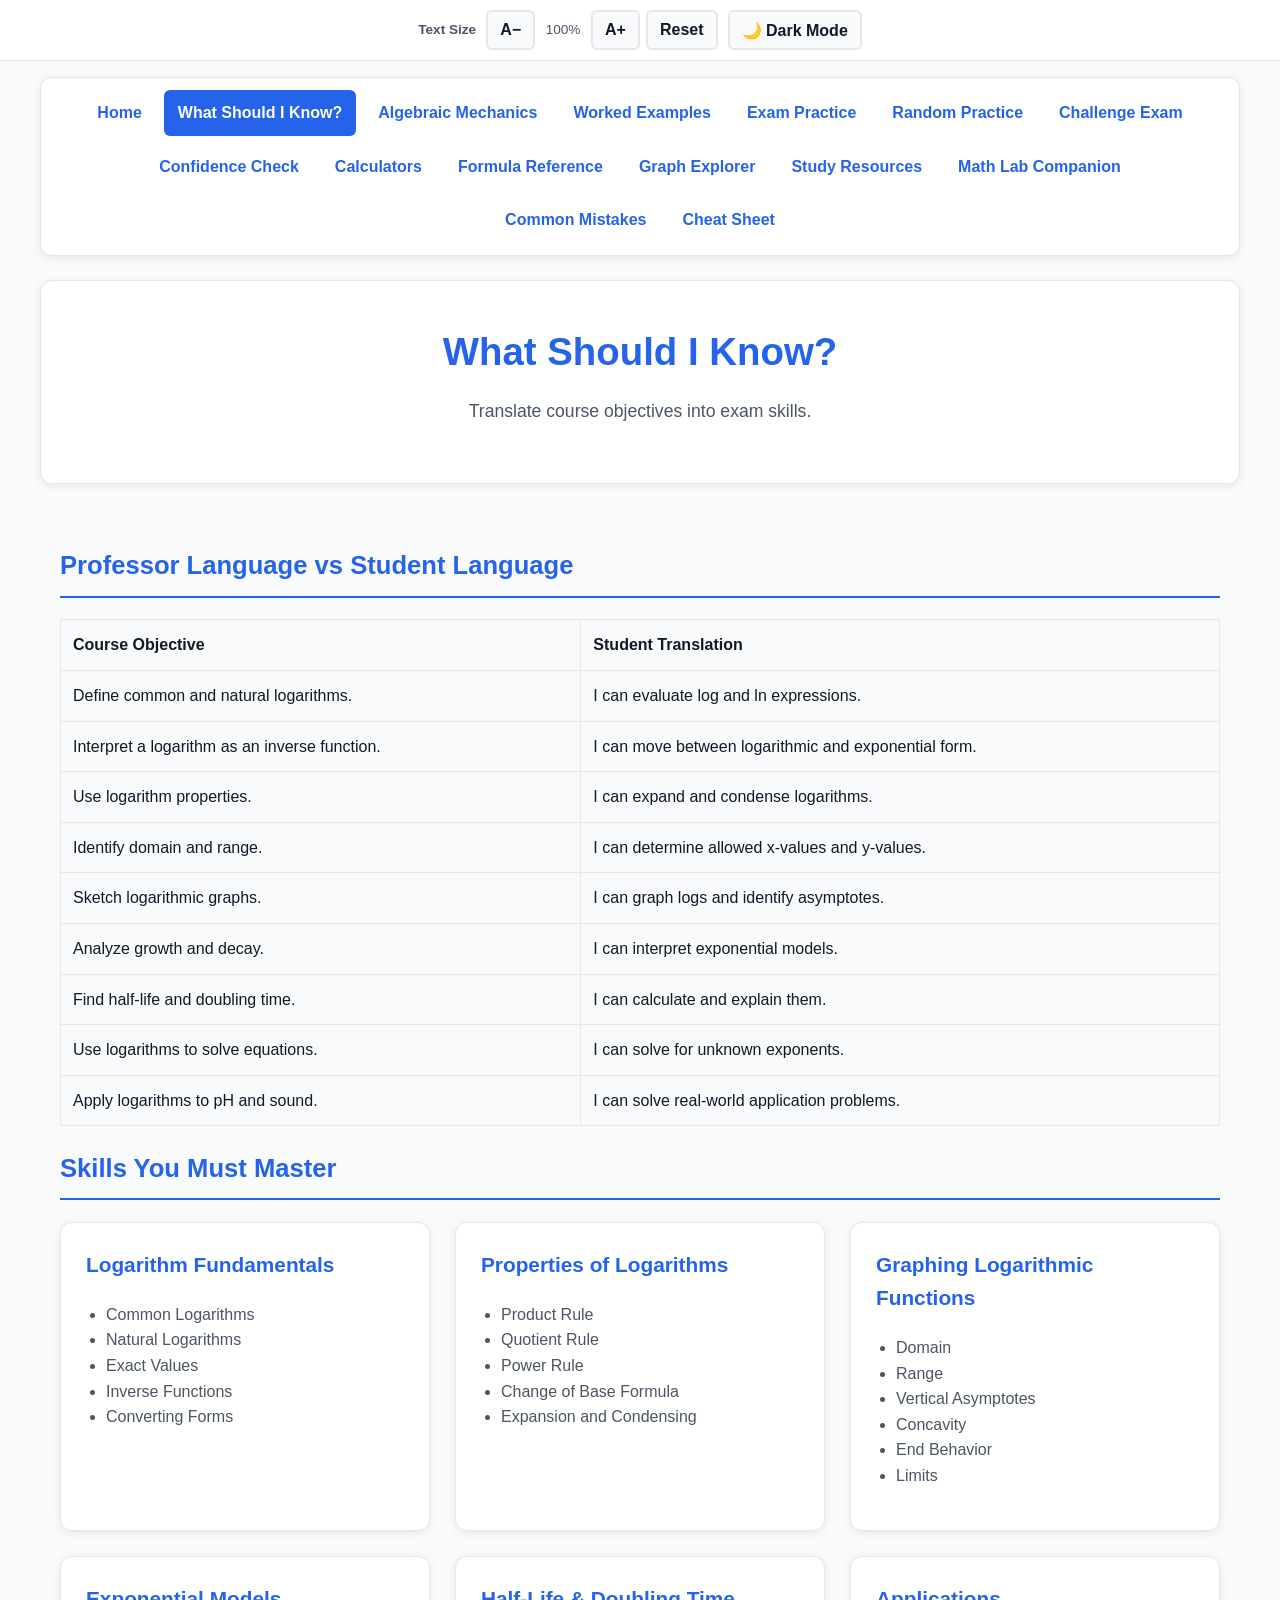
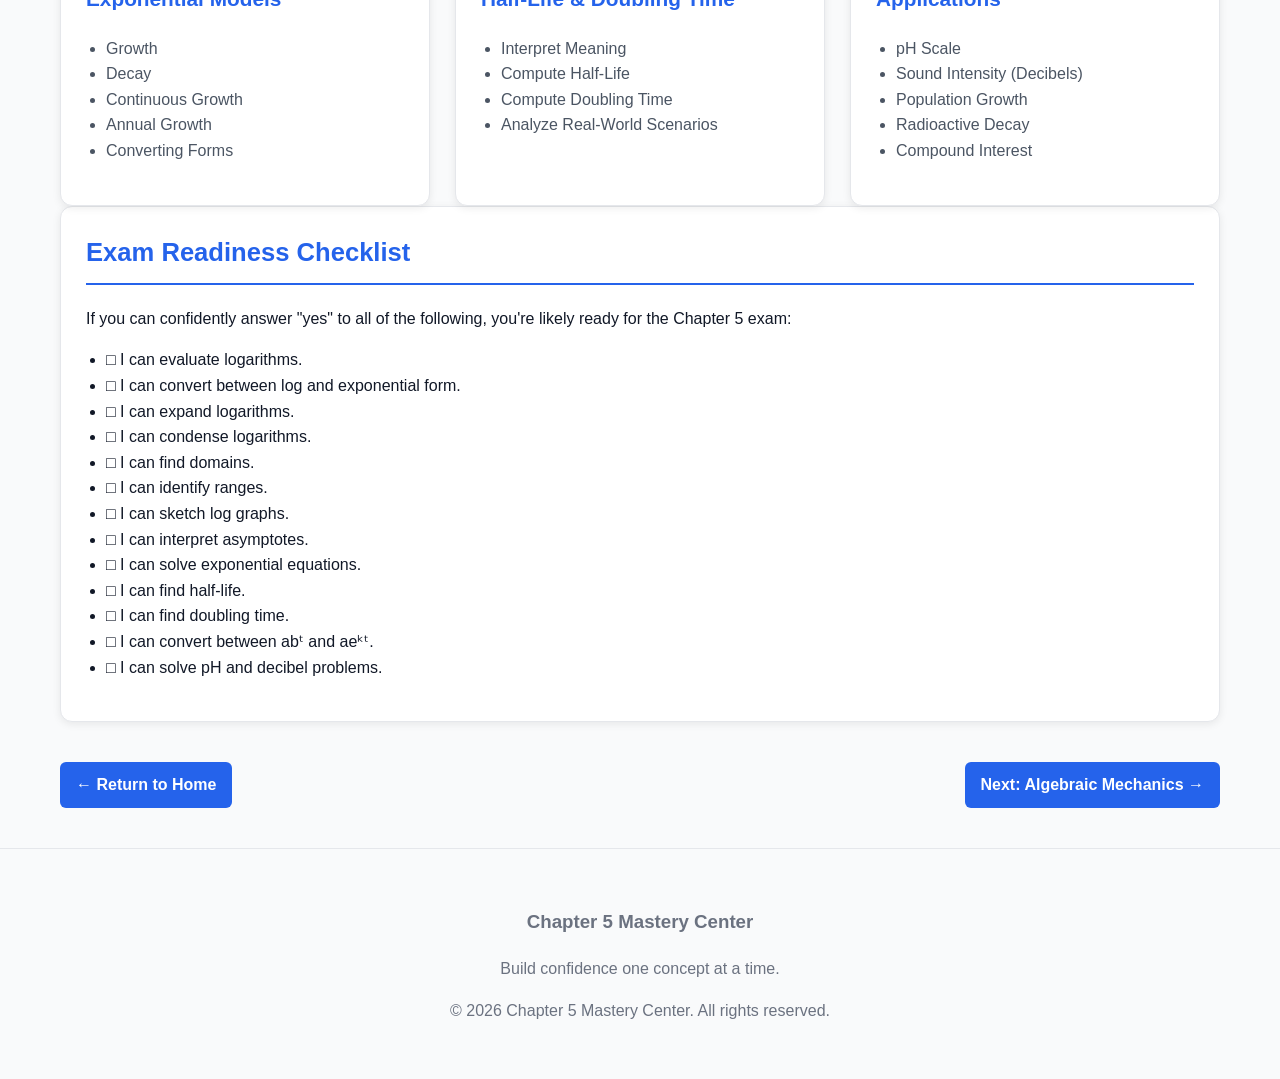
<file: what-should-i-know.html>
<!DOCTYPE html>
<html lang="en">

<head>
<meta charset="UTF-8">
<meta name="viewport" content="width=device-width, initial-scale=1.0">

<title>What Should I Know? | Chapter 5 Mastery Center</title>

<meta name="description"
content="Course objectives for logarithms and exponential models translated into student-friendly exam skills, with a readiness checklist.">

<style>

:root{
    --primary:#2563eb;
    --secondary:#1d4ed8;
    --success:#059669;
    --light:#f8fafc;
    --border:#e5e7eb;
    --bg-body:#f9fafb;
    --bg-card:#ffffff;
    --text-main:#111827;
    --text-muted:#4b5563;
    --footer-text:#6b7280;
    --shadow:rgba(0,0,0,.08);
    --font-scale:1;
}

/* Dark Mode */
[data-theme="dark"]{
    --primary:#58a6ff;
    --secondary:#79b8ff;
    --success:#3fb950;
    --light:#161b22;
    --border:#30363d;
    --bg-body:#0d1117;
    --bg-card:#161b22;
    --text-main:#f0f6fc;
    --text-muted:#8b949e;
    --footer-text:#8b949e;
    --shadow:rgba(0,0,0,.4);
}

*{
    box-sizing:border-box;
}

body{
    margin:0;
    font-family:Segoe UI, Arial, sans-serif;
    background:var(--bg-body);
    color:var(--text-main);
    line-height:1.6;
    transition:background .3s, color .3s;
}

/* ===== Accessibility: Skip Link ===== */
.skip-link{
    position:absolute;
    top:-60px;
    left:0;
    background:var(--primary);
    color:#fff;
    padding:10px 16px;
    z-index:1000;
    text-decoration:none;
    border-radius:0 0 8px 0;
    transition:top .2s;
}
.skip-link:focus{
    top:0;
}

/* Screen-reader only utility */
.sr-only{
    position:absolute;
    width:1px;
    height:1px;
    padding:0;
    margin:-1px;
    overflow:hidden;
    clip:rect(0,0,0,0);
    white-space:nowrap;
    border:0;
}

/* ===== Accessibility Toolbar ===== */
.a11y-bar{
    display:flex;
    flex-wrap:wrap;
    align-items:center;
    justify-content:center;
    gap:10px;
    background:var(--bg-card);
    border-bottom:1px solid var(--border);
    padding:10px 16px;
    position:sticky;
    top:0;
    z-index:900;
}

.a11y-group{
    display:flex;
    align-items:center;
    gap:6px;
}

.a11y-label{
    font-size:.85rem;
    font-weight:600;
    color:var(--text-muted);
    margin-right:4px;
}

.a11y-btn{
    min-width:40px;
    min-height:40px;
    padding:8px 12px;
    font-size:1rem;
    font-weight:600;
    border:2px solid var(--border);
    border-radius:6px;
    background:var(--bg-body);
    color:var(--text-main);
    cursor:pointer;
    transition:background .2s, border-color .2s;
}

.a11y-btn:hover{
    border-color:var(--primary);
}

.a11y-btn:focus-visible{
    outline:3px solid var(--primary);
    outline-offset:2px;
}

.a11y-btn[aria-pressed="true"]{
    background:var(--primary);
    color:#fff;
    border-color:var(--primary);
}

.a11y-btn:disabled{
    opacity:.45;
    cursor:not-allowed;
}

#font-level-display{
    font-size:.85rem;
    color:var(--text-muted);
    min-width:44px;
    text-align:center;
}

/* ===== Hero (card-styled to match tiles) ===== */
.hero{
    max-width:1200px;
    margin:24px auto 0;
    padding:40px 25px;
    background:var(--bg-card);
    border:1px solid var(--border);
    border-radius:12px;
    box-shadow:0 2px 8px var(--shadow);
    text-align:center;
}

.hero h1{
    margin:0;
    font-size:calc(2.4rem * var(--font-scale));
    color:var(--primary);
}

.hero p{
    font-size:calc(1.1rem * var(--font-scale));
    color:var(--text-muted);
    margin-top:15px;
}

/* ===== Navigation (card-styled to match tiles) ===== */
.site-nav{
    max-width:1200px;
    margin:16px auto 0;
    padding:12px 20px;
    background:var(--bg-card);
    border:1px solid var(--border);
    border-radius:12px;
    box-shadow:0 2px 8px var(--shadow);
}

.site-nav ul{
    list-style:none;
    margin:0 auto;
    padding:0;
    display:flex;
    flex-wrap:wrap;
    gap:8px;
    justify-content:center;
}

.site-nav a{
    display:inline-block;
    padding:10px 14px;
    text-decoration:none;
    color:var(--primary);
    font-weight:600;
    border-radius:6px;
    font-size:calc(1rem * var(--font-scale));
}

.site-nav a:hover,
.site-nav a:focus-visible{
    background:var(--primary);
    color:#fff;
    outline:none;
}

.site-nav a[aria-current="page"]{
    background:var(--primary);
    color:#fff;
}

/* ===== Layout ===== */
.container{
    max-width:1200px;
    margin:auto;
    padding:40px 20px;
}

.progress-box{
    background:var(--bg-card);
    padding:25px;
    border-radius:12px;
    margin-bottom:40px;
    box-shadow:0 2px 8px var(--shadow);
    border:1px solid var(--border);
}

.progress-box h2{
    margin-top:0;
    font-size:calc(1.6rem * var(--font-scale));
}

.progress-box p,
.progress-box li{
    font-size:calc(1rem * var(--font-scale));
}

.grid{
    display:grid;
    grid-template-columns:repeat(auto-fit,minmax(280px,1fr));
    gap:25px;
}

.card{
    background:var(--bg-card);
    border-radius:12px;
    padding:25px;
    box-shadow:0 2px 8px var(--shadow);
    transition:transform .25s, box-shadow .25s;
    border:1px solid var(--border);
}

.card:hover{
    transform:translateY(-4px);
    box-shadow:0 6px 16px var(--shadow);
}

.card h3{
    color:var(--primary);
    margin-top:0;
    font-size:calc(1.3rem * var(--font-scale));
}

.card p,
.card li{
    color:var(--text-muted);
    font-size:calc(1rem * var(--font-scale));
}

h2{
    color:var(--primary);
    font-size:calc(1.6rem * var(--font-scale));
    border-bottom:2px solid var(--primary);
    padding-bottom:10px;
}

table{
    width:100%;
    border-collapse:collapse;
    font-size:calc(1rem * var(--font-scale));
}

th,td{
    border:1px solid var(--border);
    padding:12px;
    text-align:left;
}

th{
    background:var(--light);
}

/* ===== Page navigation (prev / next) ===== */
.page-nav{
    display:flex;
    flex-wrap:wrap;
    justify-content:space-between;
    gap:12px;
    margin-top:40px;
}

.back{
    display:inline-block;
    padding:10px 16px;
    background:var(--primary);
    color:#fff;
    text-decoration:none;
    border-radius:6px;
    font-weight:600;
    font-size:calc(1rem * var(--font-scale));
}

.back:hover,
.back:focus-visible{
    background:var(--secondary);
}

.back:focus-visible{
    outline:3px solid var(--primary);
    outline-offset:3px;
}

footer{
    text-align:center;
    padding:40px;
    color:var(--footer-text);
    border-top:1px solid var(--border);
}

ul{
    padding-left:20px;
}

/* Respect users who prefer reduced motion */
@media (prefers-reduced-motion: reduce){
    *{
        transition:none !important;
        animation:none !important;
    }
    .card:hover{
        transform:none;
    }
}

/* Print styles */
@media print{
    .a11y-bar, .site-nav, .page-nav{ display:none; }
    body{ background:#fff; color:#000; }
    .card{ box-shadow:none; border:1px solid #ccc; }
}

</style>
</head>

<body>

<a href="#main-content" class="skip-link">Skip to main content</a>

<!-- ===== Accessibility Toolbar ===== -->
<div class="a11y-bar" role="toolbar" aria-label="Display and accessibility settings">

    <div class="a11y-group" role="group" aria-label="Text size controls">
        <span class="a11y-label" id="font-label">Text Size</span>

        <button type="button"
                class="a11y-btn"
                id="font-decrease"
                aria-label="Decrease text size">A−</button>

        <span id="font-level-display"
              aria-live="polite"
              aria-describedby="font-label">100%</span>

        <button type="button"
                class="a11y-btn"
                id="font-increase"
                aria-label="Increase text size">A+</button>

        <button type="button"
                class="a11y-btn"
                id="font-reset"
                aria-label="Reset text size to 100 percent">Reset</button>
    </div>

    <div class="a11y-group">
        <button type="button"
                class="a11y-btn"
                id="theme-toggle"
                aria-pressed="false"
                aria-label="Toggle dark mode">🌙 Dark Mode</button>
    </div>

</div>

<!-- Top Ribbon -->
<div id="site-nav" class="site-nav" aria-label="Primary"></div>
<script src="nav.js"></script>

<header class="hero">

<h1>What Should I Know?</h1>

<p>Translate course objectives into exam skills.</p>

</header>

<main class="container" id="main-content">

<section aria-labelledby="language-heading">

<h2 id="language-heading">Professor Language vs Student Language</h2>

<table>

<thead>
<tr>
<th scope="col">Course Objective</th>
<th scope="col">Student Translation</th>
</tr>
</thead>

<tbody>

<tr>
<td>Define common and natural logarithms.</td>
<td>I can evaluate log and ln expressions.</td>
</tr>

<tr>
<td>Interpret a logarithm as an inverse function.</td>
<td>I can move between logarithmic and exponential form.</td>
</tr>

<tr>
<td>Use logarithm properties.</td>
<td>I can expand and condense logarithms.</td>
</tr>

<tr>
<td>Identify domain and range.</td>
<td>I can determine allowed x-values and y-values.</td>
</tr>

<tr>
<td>Sketch logarithmic graphs.</td>
<td>I can graph logs and identify asymptotes.</td>
</tr>

<tr>
<td>Analyze growth and decay.</td>
<td>I can interpret exponential models.</td>
</tr>

<tr>
<td>Find half-life and doubling time.</td>
<td>I can calculate and explain them.</td>
</tr>

<tr>
<td>Use logarithms to solve equations.</td>
<td>I can solve for unknown exponents.</td>
</tr>

<tr>
<td>Apply logarithms to pH and sound.</td>
<td>I can solve real-world application problems.</td>
</tr>

</tbody>
</table>

</section>

<section aria-labelledby="skills-heading">

<h2 id="skills-heading">Skills You Must Master</h2>

<div class="grid">

<div class="card">
<h3>Logarithm Fundamentals</h3>
<ul>
<li>Common Logarithms</li>
<li>Natural Logarithms</li>
<li>Exact Values</li>
<li>Inverse Functions</li>
<li>Converting Forms</li>
</ul>
</div>

<div class="card">
<h3>Properties of Logarithms</h3>
<ul>
<li>Product Rule</li>
<li>Quotient Rule</li>
<li>Power Rule</li>
<li>Change of Base Formula</li>
<li>Expansion and Condensing</li>
</ul>
</div>

<div class="card">
<h3>Graphing Logarithmic Functions</h3>
<ul>
<li>Domain</li>
<li>Range</li>
<li>Vertical Asymptotes</li>
<li>Concavity</li>
<li>End Behavior</li>
<li>Limits</li>
</ul>
</div>

<div class="card">
<h3>Exponential Models</h3>
<ul>
<li>Growth</li>
<li>Decay</li>
<li>Continuous Growth</li>
<li>Annual Growth</li>
<li>Converting Forms</li>
</ul>
</div>

<div class="card">
<h3>Half-Life &amp; Doubling Time</h3>
<ul>
<li>Interpret Meaning</li>
<li>Compute Half-Life</li>
<li>Compute Doubling Time</li>
<li>Analyze Real-World Scenarios</li>
</ul>
</div>

<div class="card">
<h3>Applications</h3>
<ul>
<li>pH Scale</li>
<li>Sound Intensity (Decibels)</li>
<li>Population Growth</li>
<li>Radioactive Decay</li>
<li>Compound Interest</li>
</ul>
</div>

</div>

</section>

<section class="progress-box" aria-labelledby="checklist-heading">

<h2 id="checklist-heading">Exam Readiness Checklist</h2>

<p>
If you can confidently answer "yes" to all of the following, you're likely ready for the Chapter 5 exam:
</p>

<ul>
<li>□ I can evaluate logarithms.</li>
<li>□ I can convert between log and exponential form.</li>
<li>□ I can expand logarithms.</li>
<li>□ I can condense logarithms.</li>
<li>□ I can find domains.</li>
<li>□ I can identify ranges.</li>
<li>□ I can sketch log graphs.</li>
<li>□ I can interpret asymptotes.</li>
<li>□ I can solve exponential equations.</li>
<li>□ I can find half-life.</li>
<li>□ I can find doubling time.</li>
<li>□ I can convert between abᵗ and aeᵏᵗ.</li>
<li>□ I can solve pH and decibel problems.</li>
</ul>

</section>

<!-- ===== Prev / Next Navigation ===== -->
<nav class="page-nav" aria-label="Page navigation">
    <a class="back" href="index.html">← Return to Home</a>
    <a class="back" href="algebraic-mechanics.html">Next: Algebraic Mechanics →</a>
</nav>

</main>

<footer>

<h3>Chapter 5 Mastery Center</h3>

<p>
Build confidence one concept at a time.
</p>

<p class="copyright">
&copy; <span id="copyright-year">2026</span> Chapter 5 Mastery Center. All rights reserved.
</p>

</footer>

<script>
(function () {
    'use strict';

    // ---------- Copyright Year ----------
    var yearEl = document.getElementById('copyright-year');
    if (yearEl) {
        yearEl.textContent = new Date().getFullYear();
    }

    // ---------- Text Size Controls ----------
    var LEVELS = [0.75, 0.9, 1, 1.1, 1.25, 1.5, 1.75, 2];   // matches site-wide scale
    var MIN_INDEX = 0;
    var MAX_INDEX = LEVELS.length - 1;
    var DEFAULT_INDEX = 2;                       // 100%

    var STORE_KEY_SIZE  = 'ch5-font-scale-index';
    var STORE_KEY_THEME = 'ch5-theme';

    var btnIncrease = document.getElementById('font-increase');
    var btnDecrease = document.getElementById('font-decrease');
    var btnReset    = document.getElementById('font-reset');
    var display     = document.getElementById('font-level-display');
    var root        = document.documentElement;

    function clamp(n, lo, hi) {
        return Math.min(hi, Math.max(lo, n));
    }

    function getStoredIndex() {
        try {
            var raw = window.localStorage.getItem(STORE_KEY_SIZE);
            if (raw === null) { return DEFAULT_INDEX; }
            var n = parseInt(raw, 10);
            return isNaN(n) ? DEFAULT_INDEX : clamp(n, MIN_INDEX, MAX_INDEX);
        } catch (e) {
            return DEFAULT_INDEX;
        }
    }

    function applyScale(index, announce) {
        index = clamp(index, MIN_INDEX, MAX_INDEX);
        var scale = LEVELS[index];

        // CSS custom property drives all calc()-based font sizes
        root.style.setProperty('--font-scale', String(scale));
        // Also set body font-size so unstyled text scales too
        document.body.style.fontSize = (scale * 100) + '%';

        display.textContent = Math.round(scale * 100) + '%';

        // Disable buttons at the ends so users get feedback
        btnDecrease.disabled = (index === MIN_INDEX);
        btnIncrease.disabled = (index === MAX_INDEX);
        btnDecrease.setAttribute('aria-disabled', String(index === MIN_INDEX));
        btnIncrease.setAttribute('aria-disabled', String(index === MAX_INDEX));

        try {
            window.localStorage.setItem(STORE_KEY_SIZE, String(index));
        } catch (e) { /* storage unavailable — degrade silently */ }

        if (announce) {
            display.textContent = Math.round(scale * 100) + '% text size';
        }
    }

    var currentIndex = getStoredIndex();
    applyScale(currentIndex, false);

    btnIncrease.addEventListener('click', function () {
        currentIndex = clamp(currentIndex + 1, MIN_INDEX, MAX_INDEX);
        applyScale(currentIndex, true);
    });

    btnDecrease.addEventListener('click', function () {
        currentIndex = clamp(currentIndex - 1, MIN_INDEX, MAX_INDEX);
        applyScale(currentIndex, true);
    });

    btnReset.addEventListener('click', function () {
        currentIndex = DEFAULT_INDEX;
        applyScale(currentIndex, true);
    });

    // Keyboard shortcuts: Ctrl/Cmd + "+" / "-" / "0"
    document.addEventListener('keydown', function (evt) {
        if (!(evt.ctrlKey || evt.metaKey)) { return; }

        if (evt.key === '+' || evt.key === '=') {
            evt.preventDefault();
            currentIndex = clamp(currentIndex + 1, MIN_INDEX, MAX_INDEX);
            applyScale(currentIndex, true);
        } else if (evt.key === '-' || evt.key === '_') {
            evt.preventDefault();
            currentIndex = clamp(currentIndex - 1, MIN_INDEX, MAX_INDEX);
            applyScale(currentIndex, true);
        } else if (evt.key === '0') {
            evt.preventDefault();
            currentIndex = DEFAULT_INDEX;
            applyScale(currentIndex, true);
        }
    });

    // ---------- Dark Mode Toggle ----------
    var themeToggle = document.getElementById('theme-toggle');

    function getPreferredTheme() {
        try {
            var stored = window.localStorage.getItem(STORE_KEY_THEME);
            if (stored === 'dark' || stored === 'light') { return stored; }
        } catch (e) { /* ignore */ }

        // Fall back to OS preference
        if (window.matchMedia &&
            window.matchMedia('(prefers-color-scheme: dark)').matches) {
            return 'dark';
        }
        return 'light';
    }

    function applyTheme(theme, persist) {
        if (theme === 'dark') {
            root.setAttribute('data-theme', 'dark');
            themeToggle.setAttribute('aria-pressed', 'true');
            themeToggle.textContent = '☀️ Light Mode';
            themeToggle.setAttribute('aria-label', 'Switch to light mode');
        } else {
            root.removeAttribute('data-theme');
            themeToggle.setAttribute('aria-pressed', 'false');
            themeToggle.textContent = '🌙 Dark Mode';
            themeToggle.setAttribute('aria-label', 'Switch to dark mode');
        }

        if (persist) {
            try {
                window.localStorage.setItem(STORE_KEY_THEME, theme);
            } catch (e) { /* ignore */ }
        }
    }

    var currentTheme = getPreferredTheme();
    applyTheme(currentTheme, false);

    themeToggle.addEventListener('click', function () {
        currentTheme = (currentTheme === 'dark') ? 'light' : 'dark';
        applyTheme(currentTheme, true);
    });

    // Follow OS changes only when the user hasn't chosen manually
    if (window.matchMedia) {
        var mq = window.matchMedia('(prefers-color-scheme: dark)');
        var onChange = function (e) {
            var stored = null;
            try { stored = window.localStorage.getItem(STORE_KEY_THEME); }
            catch (err) { stored = null; }

            if (stored !== 'dark' && stored !== 'light') {
                currentTheme = e.matches ? 'dark' : 'light';
                applyTheme(currentTheme, false);
            }
        };
        if (mq.addEventListener) {
            mq.addEventListener('change', onChange);
        } else if (mq.addListener) {
            mq.addListener(onChange);   // older Safari
        }
    }

})();
</script>

</body>
</html>
</file>
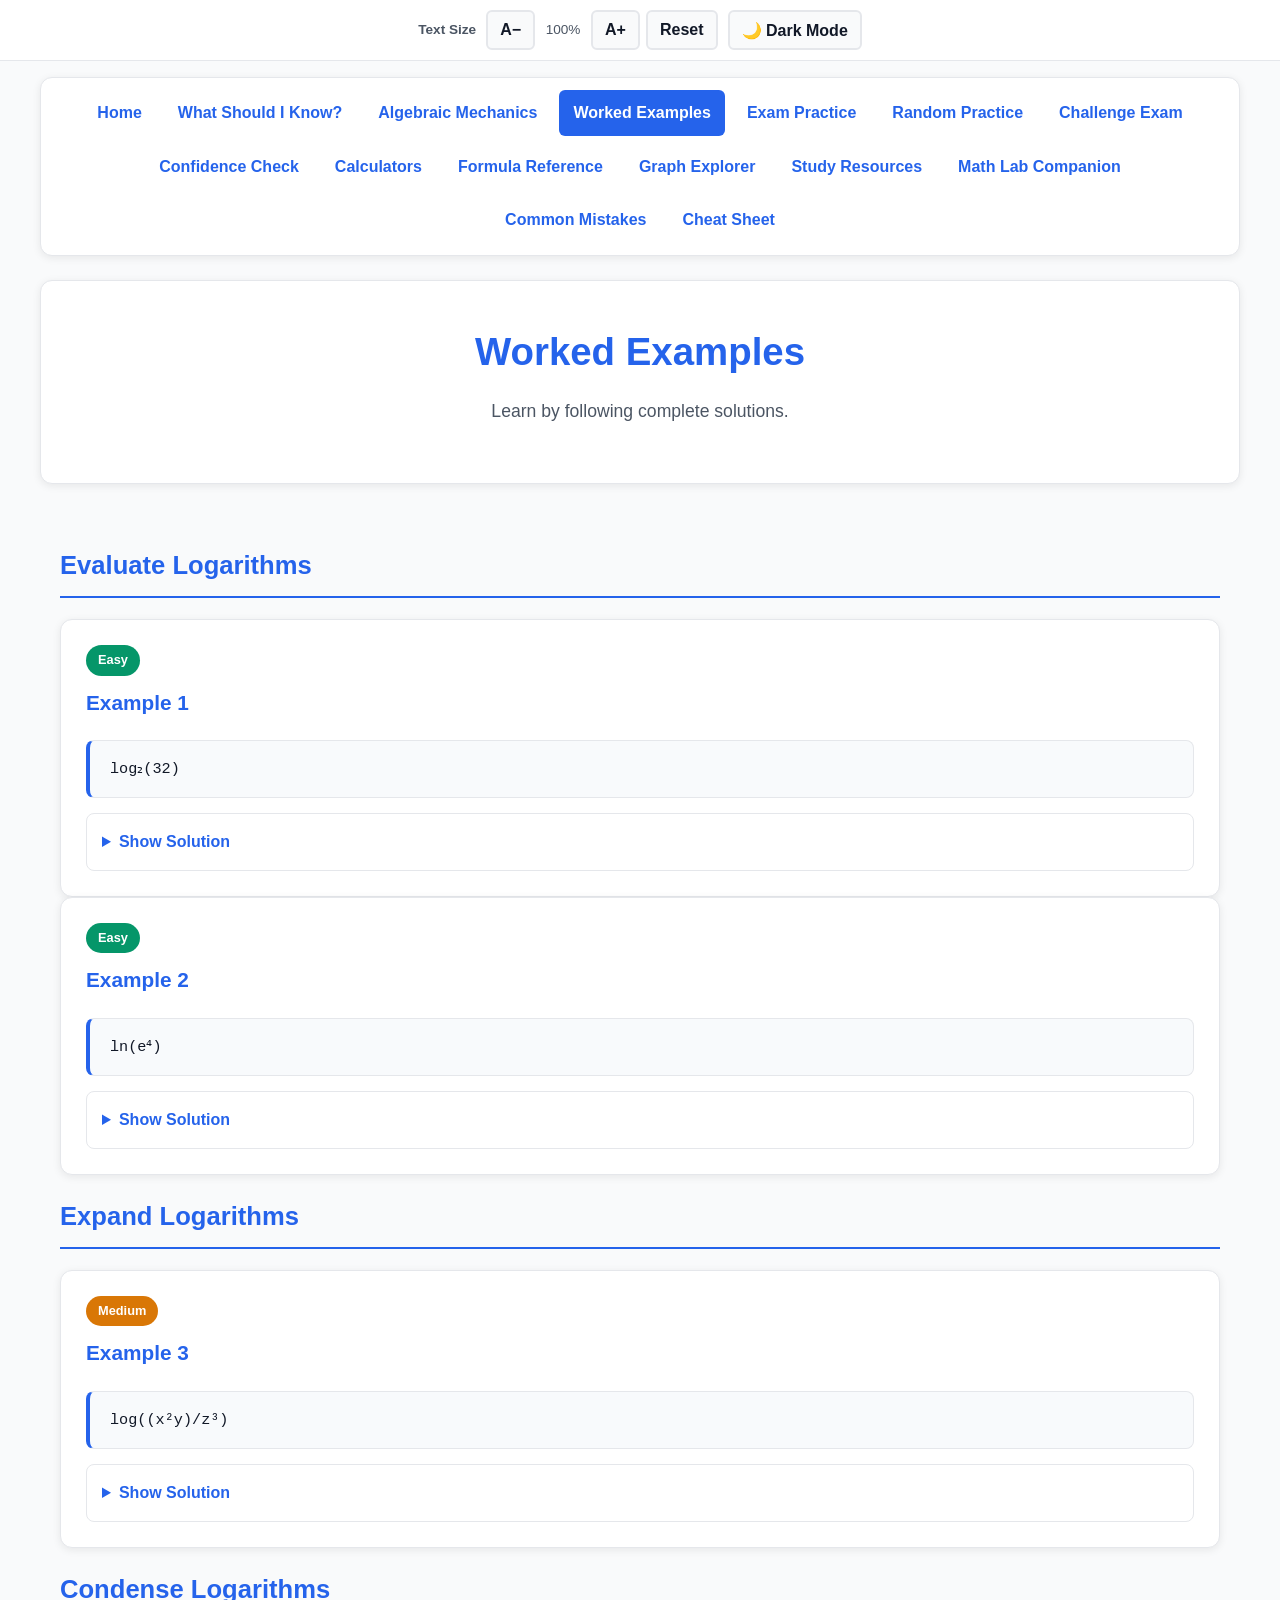
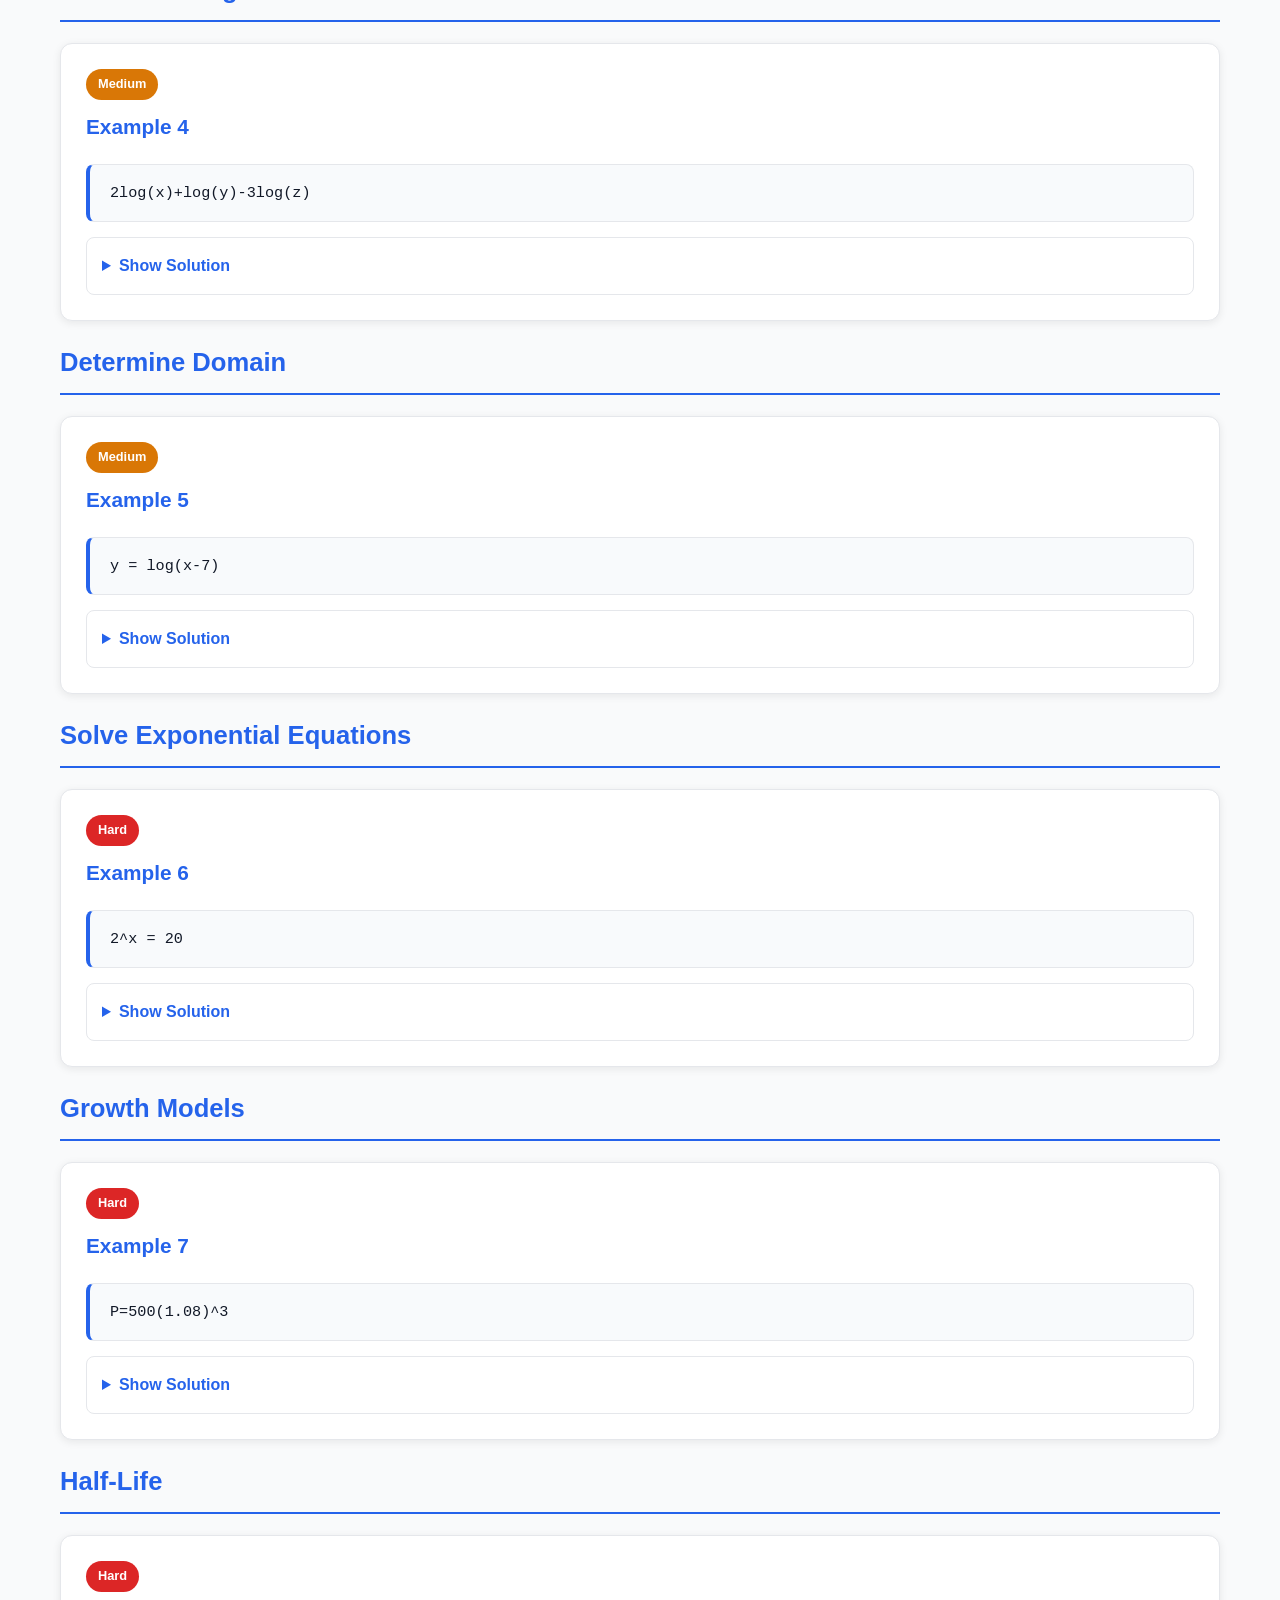
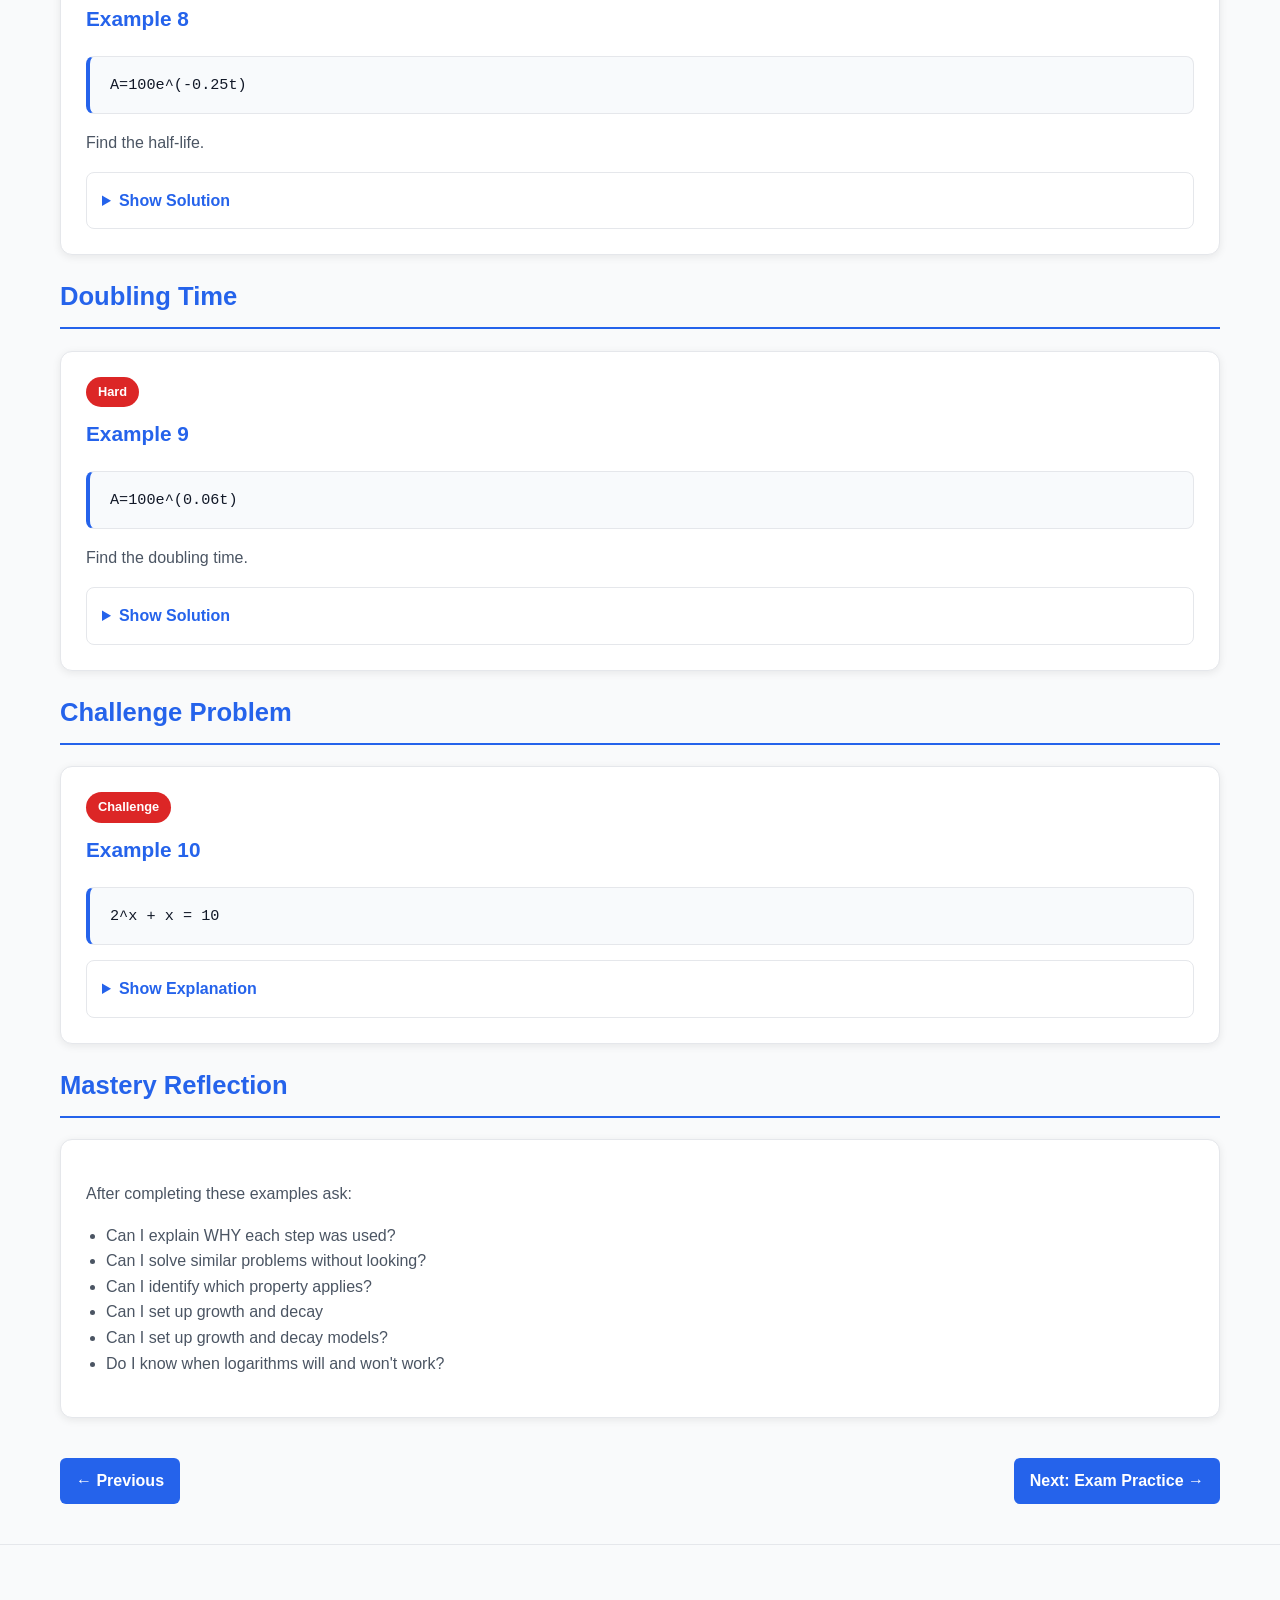
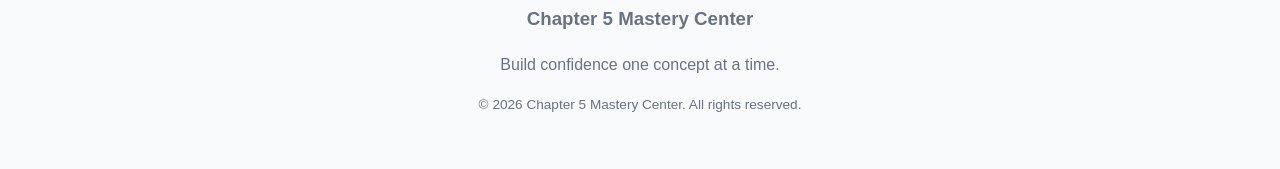
<file: worked-examples.html>
<!DOCTYPE html>
<html lang="en">

<head>
<meta charset="UTF-8">
<meta name="viewport" content="width=device-width, initial-scale=1.0">

<title>Worked Examples | Chapter 5 Mastery Center</title>

<meta name="description"
content="Step-by-step worked examples for logarithms, exponential equations, growth models, half-life, and doubling time.">

<style>

:root{
    --primary:#2563eb;
    --secondary:#1d4ed8;
    --success:#059669;
    --warning:#d97706;
    --danger:#dc2626;
    --light:#f8fafc;
    --border:#e5e7eb;
    --bg-body:#f9fafb;
    --bg-card:#ffffff;
    --text-main:#111827;
    --text-muted:#4b5563;
    --footer-text:#6b7280;
    --shadow:rgba(0,0,0,.08);
    --font-scale:1;
}

/* Dark Mode */
[data-theme="dark"]{
    --primary:#58a6ff;
    --secondary:#79b8ff;
    --success:#3fb950;
    --warning:#f59e0b;
    --danger:#ef4444;
    --light:#161b22;
    --border:#30363d;
    --bg-body:#0d1117;
    --bg-card:#161b22;
    --text-main:#f0f6fc;
    --text-muted:#8b949e;
    --footer-text:#8b949e;
    --shadow:rgba(0,0,0,.4);
}

*{
    box-sizing:border-box;
}

body{
    margin:0;
    font-family:Segoe UI, Arial, sans-serif;
    background:var(--bg-body);
    color:var(--text-main);
    line-height:1.6;
    transition:background .3s, color .3s;
}

/* ===== Accessibility: Skip Link ===== */
.skip-link{
    position:absolute;
    top:-60px;
    left:0;
    background:var(--primary);
    color:#fff;
    padding:10px 16px;
    z-index:1000;
    text-decoration:none;
    border-radius:0 0 8px 0;
    transition:top .2s;
}
.skip-link:focus{
    top:0;
}

/* Screen-reader only utility */
.sr-only{
    position:absolute;
    width:1px;
    height:1px;
    padding:0;
    margin:-1px;
    overflow:hidden;
    clip:rect(0,0,0,0);
    white-space:nowrap;
    border:0;
}

/* ===== Accessibility Toolbar ===== */
.a11y-bar{
    display:flex;
    flex-wrap:wrap;
    align-items:center;
    justify-content:center;
    gap:10px;
    background:var(--bg-card);
    border-bottom:1px solid var(--border);
    padding:10px 16px;
    position:sticky;
    top:0;
    z-index:900;
}

.a11y-group{
    display:flex;
    align-items:center;
    gap:6px;
}

.a11y-label{
    font-size:.85rem;
    font-weight:600;
    color:var(--text-muted);
    margin-right:4px;
}

.a11y-btn{
    min-width:40px;
    min-height:40px;
    padding:8px 12px;
    font-size:1rem;
    font-weight:600;
    border:2px solid var(--border);
    border-radius:6px;
    background:var(--bg-body);
    color:var(--text-main);
    cursor:pointer;
    transition:background .2s, border-color .2s;
}

.a11y-btn:hover{
    border-color:var(--primary);
}

.a11y-btn:focus-visible{
    outline:3px solid var(--primary);
    outline-offset:2px;
}

.a11y-btn[aria-pressed="true"]{
    background:var(--primary);
    color:#fff;
    border-color:var(--primary);
}

.a11y-btn:disabled{
    opacity:.45;
    cursor:not-allowed;
}

#font-level-display{
    font-size:.85rem;
    color:var(--text-muted);
    min-width:44px;
    text-align:center;
}

/* ===== Hero (card-styled to match tiles) ===== */
.hero{
    max-width:1200px;
    margin:24px auto 0;
    padding:40px 25px;
    background:var(--bg-card);
    border:1px solid var(--border);
    border-radius:12px;
    box-shadow:0 2px 8px var(--shadow);
    text-align:center;
}

.hero h1{
    margin:0;
    font-size:calc(2.4rem * var(--font-scale));
    color:var(--primary);
}

.hero p{
    font-size:calc(1.1rem * var(--font-scale));
    color:var(--text-muted);
    margin-top:15px;
}

/* ===== Navigation (card-styled to match tiles) ===== */
.site-nav{
    max-width:1200px;
    margin:16px auto 0;
    padding:12px 20px;
    background:var(--bg-card);
    border:1px solid var(--border);
    border-radius:12px;
    box-shadow:0 2px 8px var(--shadow);
}

.site-nav ul{
    list-style:none;
    margin:0 auto;
    padding:0;
    display:flex;
    flex-wrap:wrap;
    gap:8px;
    justify-content:center;
}

.site-nav a{
    display:inline-block;
    padding:10px 14px;
    text-decoration:none;
    color:var(--primary);
    font-weight:600;
    border-radius:6px;
    font-size:calc(1rem * var(--font-scale));
}

.site-nav a:hover,
.site-nav a:focus-visible{
    background:var(--primary);
    color:#fff;
    outline:none;
}

.site-nav a[aria-current="page"]{
    background:var(--primary);
    color:#fff;
}

/* ===== Layout ===== */
.container{
    max-width:1200px;
    margin:auto;
    padding:40px 20px;
}

.progress-box{
    background:var(--bg-card);
    padding:25px;
    border-radius:12px;
    margin-bottom:40px;
    box-shadow:0 2px 8px var(--shadow);
    border:1px solid var(--border);
}

.progress-box h2{
    margin-top:0;
    font-size:calc(1.6rem * var(--font-scale));
}

.progress-box p,
.progress-box li{
    font-size:calc(1rem * var(--font-scale));
}

h2{
    color:var(--primary);
    font-size:calc(1.6rem * var(--font-scale));
    border-bottom:2px solid var(--primary);
    padding-bottom:10px;
}

/* ===== Cards ===== */
.card{
    background:var(--bg-card);
    border-radius:12px;
    padding:25px;
    box-shadow:0 2px 8px var(--shadow);
    transition:transform .25s, box-shadow .25s;
    border:1px solid var(--border);
}

.card:hover{
    transform:translateY(-4px);
    box-shadow:0 6px 16px var(--shadow);
}

.card h3{
    color:var(--primary);
    margin-top:0;
    font-size:calc(1.3rem * var(--font-scale));
}

.card p,
.card li{
    color:var(--text-muted);
    font-size:calc(1rem * var(--font-scale));
}

/* ===== Level Badges ===== */
.level{
    display:inline-block;
    padding:5px 12px;
    border-radius:20px;
    font-size:.8rem;
    font-weight:bold;
    color:white;
    margin-bottom:10px;
}

.easy{background:var(--success);}
.medium{background:var(--warning);}
.hard{background:var(--danger);}

/* ===== Details/Summary ===== */
details{
    background:var(--bg-card);
    border:1px solid var(--border);
    border-radius:8px;
    margin-top:15px;
    padding:15px;
}

summary{
    cursor:pointer;
    font-weight:600;
    color:var(--primary);
    font-size:calc(1rem * var(--font-scale));
}

/* ===== Code Blocks ===== */
pre{
    background:var(--light);
    border:1px solid var(--border);
    border-left:4px solid var(--primary);
    border-radius:8px;
    padding:16px 20px;
    overflow-x:auto;
    font-family:Consolas, Monaco, monospace;
    font-size:calc(.95rem * var(--font-scale));
    white-space:pre-wrap;
    color:var(--text-main);
}

code{
    font-family:Consolas, Monaco, monospace;
}

/* ===== Page Navigation ===== */
.page-nav{
    display:flex;
    flex-wrap:wrap;
    justify-content:space-between;
    gap:12px;
    margin-top:40px;
}

.back{
    display:inline-block;
    padding:10px 16px;
    background:var(--primary);
    color:#fff;
    text-decoration:none;
    border-radius:6px;
    font-weight:600;
    font-size:calc(1rem * var(--font-scale));
}

.back:hover,
.back:focus-visible{
    background:var(--secondary);
}

.back:focus-visible{
    outline:3px solid var(--primary);
    outline-offset:3px;
}

footer{
    text-align:center;
    padding:40px;
    color:var(--footer-text);
    border-top:1px solid var(--border);
}

.copyright{
    font-size:.85rem;
    color:var(--footer-text);
    margin-top:15px;
}

ul{
    padding-left:20px;
}

/* Respect users who prefer reduced motion */
@media (prefers-reduced-motion: reduce){
    *{
        transition:none !important;
        animation:none !important;
    }
    .card:hover{
        transform:none;
    }
}

/* Print styles */
@media print{
    .a11y-bar, .site-nav, .page-nav{ display:none; }
    body{ background:#fff; color:#000; }
    .card{ box-shadow:none; border:1px solid #ccc; }
}

</style>
</head>

<body>

<a href="#main-content" class="skip-link">Skip to main content</a>

<!-- ===== Accessibility Toolbar ===== -->
<div class="a11y-bar" role="toolbar" aria-label="Display and accessibility settings">

    <div class="a11y-group" role="group" aria-label="Text size controls">
        <span class="a11y-label" id="font-label">Text Size</span>

        <button type="button" class="a11y-btn" id="font-decrease"
                aria-label="Decrease text size">A−</button>

        <span id="font-level-display" aria-live="polite"
              aria-describedby="font-label">100%</span>

        <button type="button" class="a11y-btn" id="font-increase"
                aria-label="Increase text size">A+</button>

        <button type="button" class="a11y-btn" id="font-reset"
                aria-label="Reset text size to 100 percent">Reset</button>
    </div>

    <div class="a11y-group">
        <button type="button" class="a11y-btn" id="theme-toggle"
                aria-pressed="false" aria-label="Toggle dark mode">🌙 Dark Mode</button>
    </div>

</div>

<!-- Top Ribbon -->
<div id="site-nav" class="site-nav" aria-label="Primary"></div>
<script src="nav.js"></script>

<header class="hero">

<h1>Worked Examples</h1>

<p>Learn by following complete solutions.</p>

</header>

<main class="container" id="main-content">

<h2>Evaluate Logarithms</h2>

<div class="card">

<span class="level easy">Easy</span>

<h3>Example 1</h3>

<pre>
log₂(32)
</pre>

<details>

<summary>Show Solution</summary>

<pre>
Question:

2^? = 32

2^5 = 32

Answer:

5
</pre>

</details>

</div>

<div class="card">

<span class="level easy">Easy</span>

<h3>Example 2</h3>

<pre>
ln(e⁴)
</pre>

<details>

<summary>Show Solution</summary>

<pre>
ln(e⁴)

=

4

because

ln(e^x)=x
</pre>

</details>

</div>

<h2>Expand Logarithms</h2>

<div class="card">

<span class="level medium">Medium</span>

<h3>Example 3</h3>

<pre>
log((x²y)/z³)
</pre>

<details>

<summary>Show Solution</summary>

<pre>
Product Rule

↓

log(x²)+log(y)-log(z³)

Power Rule

↓

2log(x)+log(y)-3log(z)
</pre>

</details>

</div>

<h2>Condense Logarithms</h2>

<div class="card">

<span class="level medium">Medium</span>

<h3>Example 4</h3>

<pre>
2log(x)+log(y)-3log(z)
</pre>

<details>

<summary>Show Solution</summary>

<pre>
Move coefficients

↓

log(x²)+log(y)-log(z³)

Combine

↓

log((x²y)/z³)
</pre>

</details>

</div>

<h2>Determine Domain</h2>

<div class="card">

<span class="level medium">Medium</span>

<h3>Example 5</h3>

<pre>
y = log(x-7)
</pre>

<details>

<summary>Show Solution</summary>

<pre>
Inside > 0

x-7 > 0

x > 7

Domain:

(7,∞)
</pre>

</details>

</div>

<h2>Solve Exponential Equations</h2>

<div class="card">

<span class="level hard">Hard</span>

<h3>Example 6</h3>

<pre>
2^x = 20
</pre>

<details>

<summary>Show Solution</summary>

<pre>
Take logarithms

log(2^x)=log(20)

Power Rule

xlog(2)=log(20)

Divide

x=log(20)/log(2)

≈4.322
</pre>

</details>

</div>

<h2>Growth Models</h2>

<div class="card">

<span class="level hard">Hard</span>

<h3>Example 7</h3>

<pre>
P=500(1.08)^3
</pre>

<details>

<summary>Show Solution</summary>

<pre>
Substitute:

P=500(1.08)^3

P≈629.86

Answer:

630
</pre>

</details>

</div>

<h2>Half-Life</h2>

<div class="card">

<span class="level hard">Hard</span>

<h3>Example 8</h3>

<pre>
A=100e^(-0.25t)
</pre>

<p>Find the half-life.</p>

<details>

<summary>Show Solution</summary>

<pre>
Formula:

t=ln(2)/|k|

k=.25

t=.693/.25

t≈2.77
</pre>

</details>

</div>

<h2>Doubling Time</h2>

<div class="card">

<span class="level hard">Hard</span>

<h3>Example 9</h3>

<pre>
A=100e^(0.06t)
</pre>

<p>Find the doubling time.</p>

<details>

<summary>Show Solution</summary>

<pre>
Formula

t=ln(2)/k

=.693/.06

≈11.55
</pre>

</details>

</div>

<h2>Challenge Problem</h2>

<div class="card">

<span class="level hard">Challenge</span>

<h3>Example 10</h3>

<pre>
2^x + x = 10
</pre>

<details>

<summary>Show Explanation</summary>

<pre>
Variable appears:

Inside exponent

AND

Outside exponent

Therefore:

No algebraic logarithm method
can isolate x exactly.

Requires graphing or
numerical approximation.
</pre>

</details>

</div>

<h2>Mastery Reflection</h2>

<div class="card">

<p>After completing these examples ask:</p>

<ul>

<li>Can I explain WHY each step was used?</li>

<li>Can I solve similar problems without looking?</li>

<li>Can I identify which property applies?</li>

<li>Can I set up growth and decay
<li>Can I set up growth and decay models?</li>

<li>Do I know when logarithms will and won't work?</li>

</ul>

</div>

<!-- ===== Prev / Next Navigation ===== -->
<nav class="page-nav" aria-label="Page navigation">
    <a class="back" href="algebraic-mechanics.html">← Previous</a>
    <a class="back" href="exam-practice.html">Next: Exam Practice →</a>
</nav>

</main>

<footer>

<h3>Chapter 5 Mastery Center</h3>

<p>Build confidence one concept at a time.</p>

<p class="copyright">
&copy; <span id="copyright-year">2026</span> Chapter 5 Mastery Center. All rights reserved.
</p>

</footer>

<script>
(function () {
    'use strict';

    // ---------- Copyright Year ----------
    var yearEl = document.getElementById('copyright-year');
    if (yearEl) {
        yearEl.textContent = new Date().getFullYear();
    }

    // ---------- Text Size Controls ----------
    var LEVELS = [0.75, 0.9, 1, 1.1, 1.25, 1.5, 1.75, 2];
    var DEFAULT_INDEX = 2;   // starts at 100%
    var MIN_INDEX = 0;
    var MAX_INDEX = LEVELS.length - 1;

    var STORE_KEY_SIZE  = 'ch5-font-scale-index';
    var STORE_KEY_THEME = 'ch5-theme';

    var btnIncrease = document.getElementById('font-increase');
    var btnDecrease = document.getElementById('font-decrease');
    var btnReset    = document.getElementById('font-reset');
    var display     = document.getElementById('font-level-display');
    var root        = document.documentElement;

    function clamp(n, lo, hi) {
        return Math.min(hi, Math.max(lo, n));
    }

    function getStoredIndex() {
        try {
            var raw = window.localStorage.getItem(STORE_KEY_SIZE);
            if (raw === null) { return DEFAULT_INDEX; }
            var n = parseInt(raw, 10);
            return isNaN(n) ? DEFAULT_INDEX : clamp(n, MIN_INDEX, MAX_INDEX);
        } catch (e) {
            return DEFAULT_INDEX;
        }
    }

    function applyScale(index, announce) {
        index = clamp(index, MIN_INDEX, MAX_INDEX);
        var scale = LEVELS[index];

        root.style.setProperty('--font-scale', String(scale));
        document.body.style.fontSize = (scale * 100) + '%';

        display.textContent = Math.round(scale * 100) + '%';

        btnDecrease.disabled = (index === MIN_INDEX);
        btnIncrease.disabled = (index === MAX_INDEX);
        btnDecrease.setAttribute('aria-disabled', String(index === MIN_INDEX));
        btnIncrease.setAttribute('aria-disabled', String(index === MAX_INDEX));

        try {
            window.localStorage.setItem(STORE_KEY_SIZE, String(index));
        } catch (e) { /* storage unavailable */ }

        if (announce) {
            display.textContent = Math.round(scale * 100) + '% text size';
        }
    }

    var currentIndex = getStoredIndex();
    applyScale(currentIndex, false);

    btnIncrease.addEventListener('click', function () {
        currentIndex = clamp(currentIndex + 1, MIN_INDEX, MAX_INDEX);
        applyScale(currentIndex, true);
    });

    btnDecrease.addEventListener('click', function () {
        currentIndex = clamp(currentIndex - 1, MIN_INDEX, MAX_INDEX);
        applyScale(currentIndex, true);
    });

    btnReset.addEventListener('click', function () {
        currentIndex = DEFAULT_INDEX;
        applyScale(currentIndex, true);
    });

    // Keyboard shortcuts: Ctrl/Cmd + "+" / "-" / "0"
    document.addEventListener('keydown', function (evt) {
        if (!(evt.ctrlKey || evt.metaKey)) { return; }

        if (evt.key === '+' || evt.key === '=') {
            evt.preventDefault();
            currentIndex = clamp(currentIndex + 1, MIN_INDEX, MAX_INDEX);
            applyScale(currentIndex, true);
        } else if (evt.key === '-' || evt.key === '_') {
            evt.preventDefault();
            currentIndex = clamp(currentIndex - 1, MIN_INDEX, MAX_INDEX);
            applyScale(currentIndex, true);
        } else if (evt.key === '0') {
            evt.preventDefault();
            currentIndex = DEFAULT_INDEX;
            applyScale(currentIndex, true);
        }
    });

    // ---------- Dark Mode Toggle ----------
    var themeToggle = document.getElementById('theme-toggle');

    function getPreferredTheme() {
        try {
            var stored = window.localStorage.getItem(STORE_KEY_THEME);
            if (stored === 'dark' || stored === 'light') { return stored; }
        } catch (e) { /* ignore */ }

        if (window.matchMedia &&
            window.matchMedia('(prefers-color-scheme: dark)').matches) {
            return 'dark';
        }
        return 'light';
    }

    function applyTheme(theme, persist) {
        if (theme === 'dark') {
            root.setAttribute('data-theme', 'dark');
            themeToggle.setAttribute('aria-pressed', 'true');
            themeToggle.textContent = '☀️ Light Mode';
            themeToggle.setAttribute('aria-label', 'Switch to light mode');
        } else {
            root.removeAttribute('data-theme');
            themeToggle.setAttribute('aria-pressed', 'false');
            themeToggle.textContent = '🌙 Dark Mode';
            themeToggle.setAttribute('aria-label', 'Switch to dark mode');
        }

        if (persist) {
            try {
                window.localStorage.setItem(STORE_KEY_THEME, theme);
            } catch (e) { /* ignore */ }
        }
    }

    var currentTheme = getPreferredTheme();
    applyTheme(currentTheme, false);

    themeToggle.addEventListener('click', function () {
        currentTheme = (currentTheme === 'dark') ? 'light' : 'dark';
        applyTheme(currentTheme, true);
    });

    // Follow OS changes only when the user hasn't chosen manually
    if (window.matchMedia) {
        var mq = window.matchMedia('(prefers-color-scheme: dark)');
        var onChange = function (e) {
            var stored = null;
            try { stored = window.localStorage.getItem(STORE_KEY_THEME); }
            catch (err) { stored = null; }

            if (stored !== 'dark' && stored !== 'light') {
                currentTheme = e.matches ? 'dark' : 'light';
                applyTheme(currentTheme, false);
            }
        };
        if (mq.addEventListener) {
            mq.addEventListener('change', onChange);
        } else if (mq.addListener) {
            mq.addListener(onChange);
        }
    }

})();
</script>

</body>
</html>
</file>
<file: styles.css>
/* ==================================================
   CHAPTER 5 MASTERY CENTER
   Global Stylesheet — styles.css
   Link with: <link rel="stylesheet" href="styles.css">
================================================== */

/* ==================================================
   THEME VARIABLES
================================================== */

:root {

  /* Light Theme */
  --bg-body: #f9fafb;
  --bg-card: #ffffff;
  --light: #f8fafc;

  --text-main: #111827;
  --text-muted: #4b5563;
  --footer-text: #6b7280;

  --primary: #2563eb;
  --secondary: #1d4ed8;

  --success: #059669;
  --warning: #d97706;
  --danger: #dc2626;

  --border: #e5e7eb;

  --shadow: rgba(0,0,0,.08);

  --font-scale: 1;
}

/* Dark Mode — driven by JS toggle (data-theme on <html>) */
[data-theme="dark"] {

  --bg-body: #0d1117;
  --bg-card: #161b22;
  --light: #161b22;

  --text-main: #f0f6fc;
  --text-muted: #8b949e;
  --footer-text: #8b949e;

  --primary: #58a6ff;
  --secondary: #79b8ff;

  --success: #3fb950;

  --border: #30363d;

  --shadow: rgba(0,0,0,.4);
}

/* ==================================================
   RESET
================================================== */

*,
*::before,
*::after {
  box-sizing: border-box;
}

html {
  scroll-behavior: smooth;
}

body {
  margin: 0;
  padding: 0;
  font-family: "Segoe UI", Arial, sans-serif;
  background: var(--bg-body);
  color: var(--text-main);
  line-height: 1.6;
  transition: background .3s, color .3s;
}

/* ==================================================
   ACCESSIBILITY UTILITIES
================================================== */

.skip-link {
  position: absolute;
  top: -60px;
  left: 0;
  background: var(--primary);
  color: #fff;
  padding: 10px 16px;
  z-index: 1000;
  text-decoration: none;
  border-radius: 0 0 8px 0;
  transition: top .2s;
}

.skip-link:focus {
  top: 0;
}

.sr-only {
  position: absolute;
  width: 1px;
  height: 1px;
  padding: 0;
  margin: -1px;
  overflow: hidden;
  clip: rect(0,0,0,0);
  white-space: nowrap;
  border: 0;
}

/* ==================================================
   ACCESSIBILITY TOOLBAR
================================================== */

.a11y-bar {
  display: flex;
  flex-wrap: wrap;
  align-items: center;
  justify-content: center;
  gap: 10px;

  background: var(--bg-card);
  border-bottom: 1px solid var(--border);

  padding: 10px 16px;

  position: sticky;
  top: 0;
  z-index: 900;
}

.a11y-group {
  display: flex;
  align-items: center;
  gap: 6px;
}

.a11y-label {
  font-size: .85rem;
  font-weight: 600;
  color: var(--text-muted);
  margin-right: 4px;
}

.a11y-btn {
  min-width: 40px;
  min-height: 40px;
  padding: 8px 12px;
  font-size: 1rem;
  font-weight: 600;

  border: 2px solid var(--border);
  border-radius: 6px;

  background: var(--bg-body);
  color: var(--text-main);

  cursor: pointer;
  transition: background .2s, border-color .2s;
}

.a11y-btn:hover {
  border-color: var(--primary);
}

.a11y-btn:focus-visible {
  outline: 3px solid var(--primary);
  outline-offset: 2px;
}

.a11y-btn[aria-pressed="true"] {
  background: var(--primary);
  color: #fff;
  border-color: var(--primary);
}

.a11y-btn:disabled {
  opacity: .45;
  cursor: not-allowed;
}

#font-level-display {
  font-size: .85rem;
  color: var(--text-muted);
  min-width: 44px;
  text-align: center;
}

/* ==================================================
   HERO  (card-styled to match tiles)
================================================== */

.hero {
  max-width: 1200px;
  margin: 24px auto 0;
  padding: 40px 25px;

  background: var(--bg-card);
  border: 1px solid var(--border);
  border-radius: 12px;
  box-shadow: 0 2px 8px var(--shadow);

  text-align: center;
}

.hero h1 {
  margin: 0;
  font-size: calc(2.4rem * var(--font-scale));
  color: var(--primary);
}

.hero p {
  margin-top: 15px;
  font-size: calc(1.1rem * var(--font-scale));
  color: var(--text-muted);
}

/* ==================================================
   NAVIGATION  (card-styled to match tiles)
================================================== */

.site-nav {
  max-width: 1200px;
  margin: 16px auto 0;
  padding: 12px 20px;

  background: var(--bg-card);
  border: 1px solid var(--border);
  border-radius: 12px;
  box-shadow: 0 2px 8px var(--shadow);
}

.site-nav ul {
  list-style: none;
  margin: 0 auto;
  padding: 0;

  display: flex;
  flex-wrap: wrap;
  gap: 8px;
  justify-content: center;
}

.site-nav a {
  display: inline-block;
  padding: 10px 14px;
  text-decoration: none;

  color: var(--primary);
  font-weight: 600;
  border-radius: 6px;
  font-size: calc(1rem * var(--font-scale));
}

.site-nav a:hover,
.site-nav a:focus-visible {
  background: var(--primary);
  color: #fff;
  outline: none;
}

.site-nav a[aria-current="page"] {
  background: var(--primary);
  color: #fff;
}

/* ==================================================
   LAYOUT
================================================== */

.container {
  max-width: 1200px;
  margin: auto;
  padding: 40px 20px;
}

section {
  margin-bottom: 40px;
}

.progress-box {
  background: var(--bg-card);
  padding: 25px;
  border-radius: 12px;
  margin-bottom: 40px;
  box-shadow: 0 2px 8px var(--shadow);
  border: 1px solid var(--border);
}

.progress-box h2 {
  margin-top: 0;
  font-size: calc(1.6rem * var(--font-scale));
}

.progress-box p,
.progress-box li {
  font-size: calc(1rem * var(--font-scale));
}

.grid {
  display: grid;
  grid-template-columns: repeat(auto-fit, minmax(280px, 1fr));
  gap: 25px;
}

/* ==================================================
   CARDS
================================================== */

.card {
  background: var(--bg-card);
  border: 1px solid var(--border);
  border-radius: 12px;
  padding: 25px;
  box-shadow: 0 2px 8px var(--shadow);
  transition: transform .25s, box-shadow .25s;
}

.card:hover {
  transform: translateY(-4px);
  box-shadow: 0 6px 16px var(--shadow);
}

.card h3 {
  color: var(--primary);
  margin-top: 0;
  font-size: calc(1.3rem * var(--font-scale));
}

.card p,
.card li {
  color: var(--text-muted);
  font-size: calc(1rem * var(--font-scale));
}

.card a {
  display: inline-block;
  margin-top: 10px;
  text-decoration: none;
  color: #fff;
  background: var(--primary);
  padding: 10px 16px;
  border-radius: 6px;
  font-size: calc(1rem * var(--font-scale));
}

.card a:hover,
.card a:focus-visible {
  background: var(--secondary);
}

.card a:focus-visible {
  outline: 3px solid var(--primary);
  outline-offset: 3px;
}

/* ==================================================
   HEADINGS
================================================== */

h2 {
  color: var(--primary);
  font-size: calc(1.6rem * var(--font-scale));
  border-bottom: 2px solid var(--primary);
  padding-bottom: 10px;
}

h3 {
  color: var(--primary);
}

/* ==================================================
   BUTTONS & PAGE NAV
================================================== */

.btn,
.back {
  display: inline-block;
  cursor: pointer;
  border: none;
  background: var(--primary);
  color: #fff;
  padding: 12px 18px;
  border-radius: 8px;
  text-decoration: none;
  font-weight: 600;
  font-size: calc(1rem * var(--font-scale));
  transition: background .2s;
}

.btn:hover,
.back:hover,
.btn:focus-visible,
.back:focus-visible {
  background: var(--secondary);
}

.btn:focus-visible,
.back:focus-visible {
  outline: 3px solid var(--primary);
  outline-offset: 3px;
}

.page-nav {
  display: flex;
  flex-wrap: wrap;
  justify-content: space-between;
  gap: 12px;
  margin-top: 40px;
}

/* ==================================================
   FORMS
================================================== */

label {
  display: block;
  margin-bottom: 5px;
  font-weight: 600;
}

input,
textarea,
select {
  width: 100%;
  padding: 12px;
  margin-bottom: 15px;

  border: 1px solid var(--border);
  border-radius: 8px;

  background: var(--bg-body);
  color: var(--text-main);
}

input::placeholder,
textarea::placeholder {
  color: var(--text-muted);
}

/* ==================================================
   TABLES
================================================== */

.table-wrapper {
  overflow-x: auto;
}

table {
  width: 100%;
  border-collapse: collapse;
  font-size: calc(1rem * var(--font-scale));
}

th,
td {
  border: 1px solid var(--border);
  padding: 12px;
  text-align: left;
}

th {
  background: var(--light);
}

/* ==================================================
   CODE BLOCKS
================================================== */

pre {
  overflow: auto;
  padding: 15px;
  border-radius: 10px;
  background: var(--light);
  border: 1px solid var(--border);
  border-left: 4px solid var(--primary);
  color: var(--text-main);
  white-space: pre-wrap;
  font-size: calc(.95rem * var(--font-scale));
}

code {
  font-family: Consolas, Monaco, monospace;
}

/* ==================================================
   DETAILS / SUMMARY
================================================== */

details {
  border: 1px solid var(--border);
  border-radius: 10px;
  padding: 15px;
  margin-top: 10px;
  background: var(--bg-card);
}

summary {
  cursor: pointer;
  font-weight: 600;
}

/* ==================================================
   STATUS COLORS
================================================== */

.success { color: var(--success); }
.warning { color: var(--warning); }
.danger  { color: var(--danger); }

/* ==================================================
   IMAGES
================================================== */

img {
  max-width: 100%;
  height: auto;
  border-radius: 8px;
}

/* ==================================================
   FOOTER
================================================== */

footer {
  text-align: center;
  padding: 40px 20px;
  color: var(--footer-text);
  border-top: 1px solid var(--border);
}

.copyright {
  font-size: .85rem;
  color: var(--footer-text);
  margin-top: 15px;
}

ul {
  padding-left: 20px;
}

/* ==================================================
   REDUCED MOTION
================================================== */

@media (prefers-reduced-motion: reduce) {
  * {
    transition: none !important;
    animation: none !important;
  }
  .card:hover {
    transform: none;
  }
}

/* ==================================================
   MOBILE
================================================== */

@media (max-width: 768px) {
  .container {
    padding: 20px 15px;
  }
  .hero {
    margin: 16px 12px 0;
    padding: 30px 18px;
  }
  .site-nav {
    margin: 12px 12px 0;
  }
  pre {
    font-size: .9rem;
  }
}

/* ==================================================
   PRINT MODE
================================================== */

@media print {
  .a11y-bar,
  .site-nav,
  .page-nav,
  .btn,
  button,
  iframe {
    display: none;
  }

  body {
    background: #fff;
    color: #000;
  }

  .card,
  .progress-box,
  .hero {
    box-shadow: none;
    border: 1px solid #ccc;
  }

  a {
    text-decoration: none;
    color: black;
  }
}

.site-nav ul {
  justify-content: center;
  row-gap: 5px;
  column-gap: 6px;
  flex-wrap: wrap;
}

.site-nav a {
  padding: 7px 12px;
  font-size: calc(.9rem * var(--font-scale));
  line-height: 1.1;
  white-space: nowrap;
}

/* Remove double-spacing under the ribbon */
.site-nav {
  margin-bottom: 0;
}

main.container {
  padding-top: 24px;   /* was probably 40px */
}
</file>
